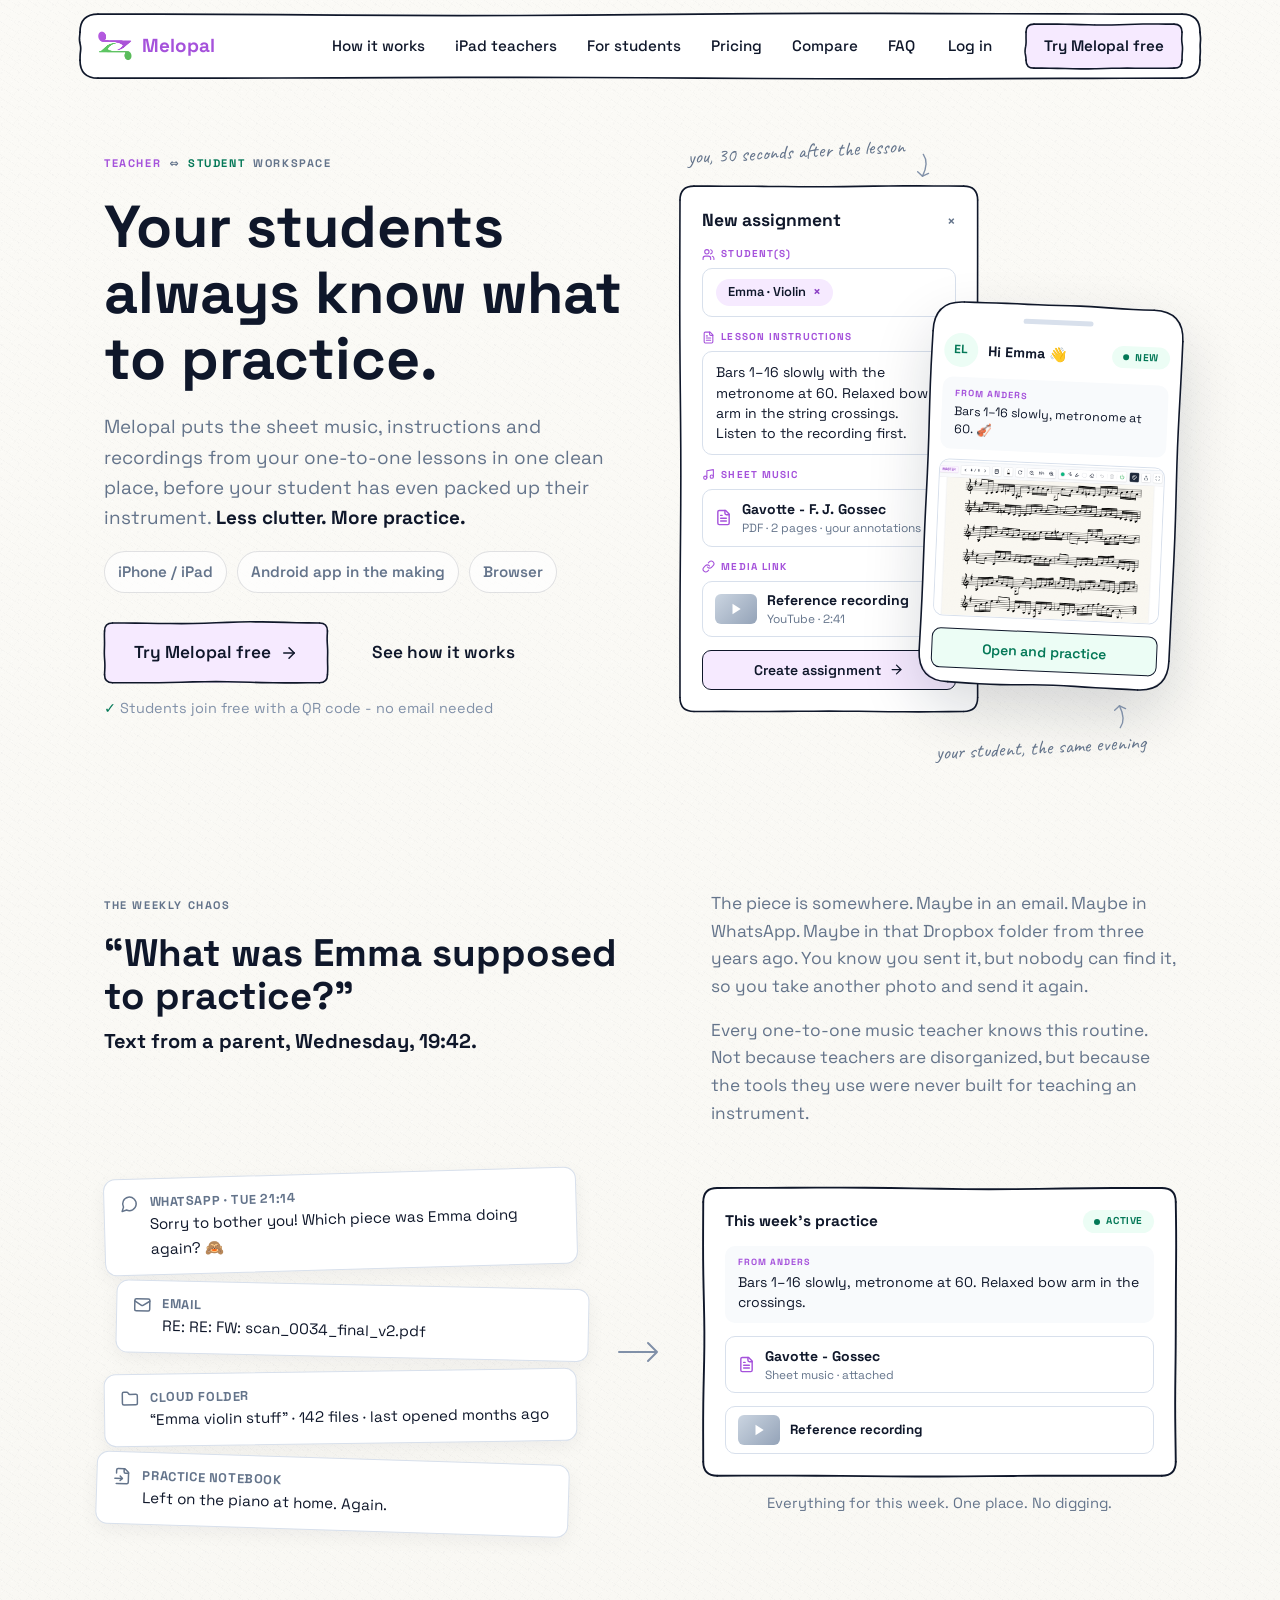
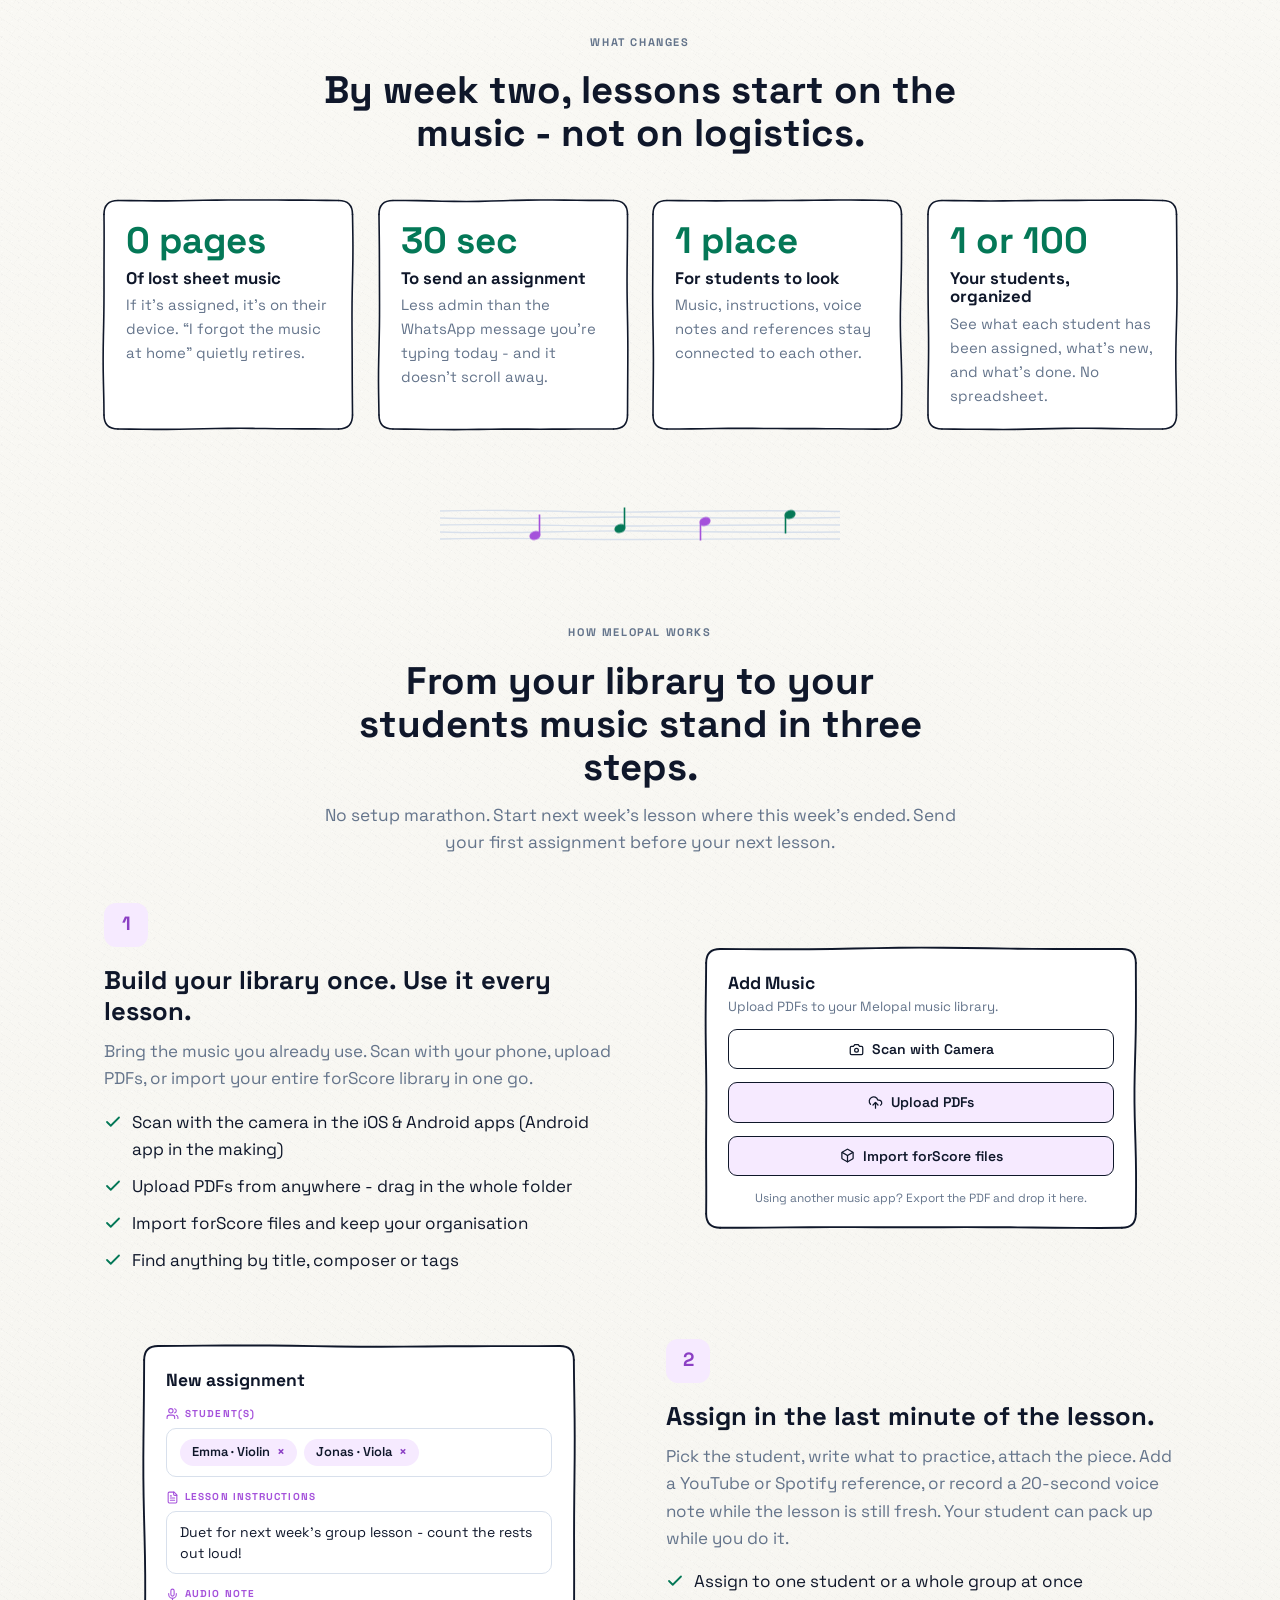
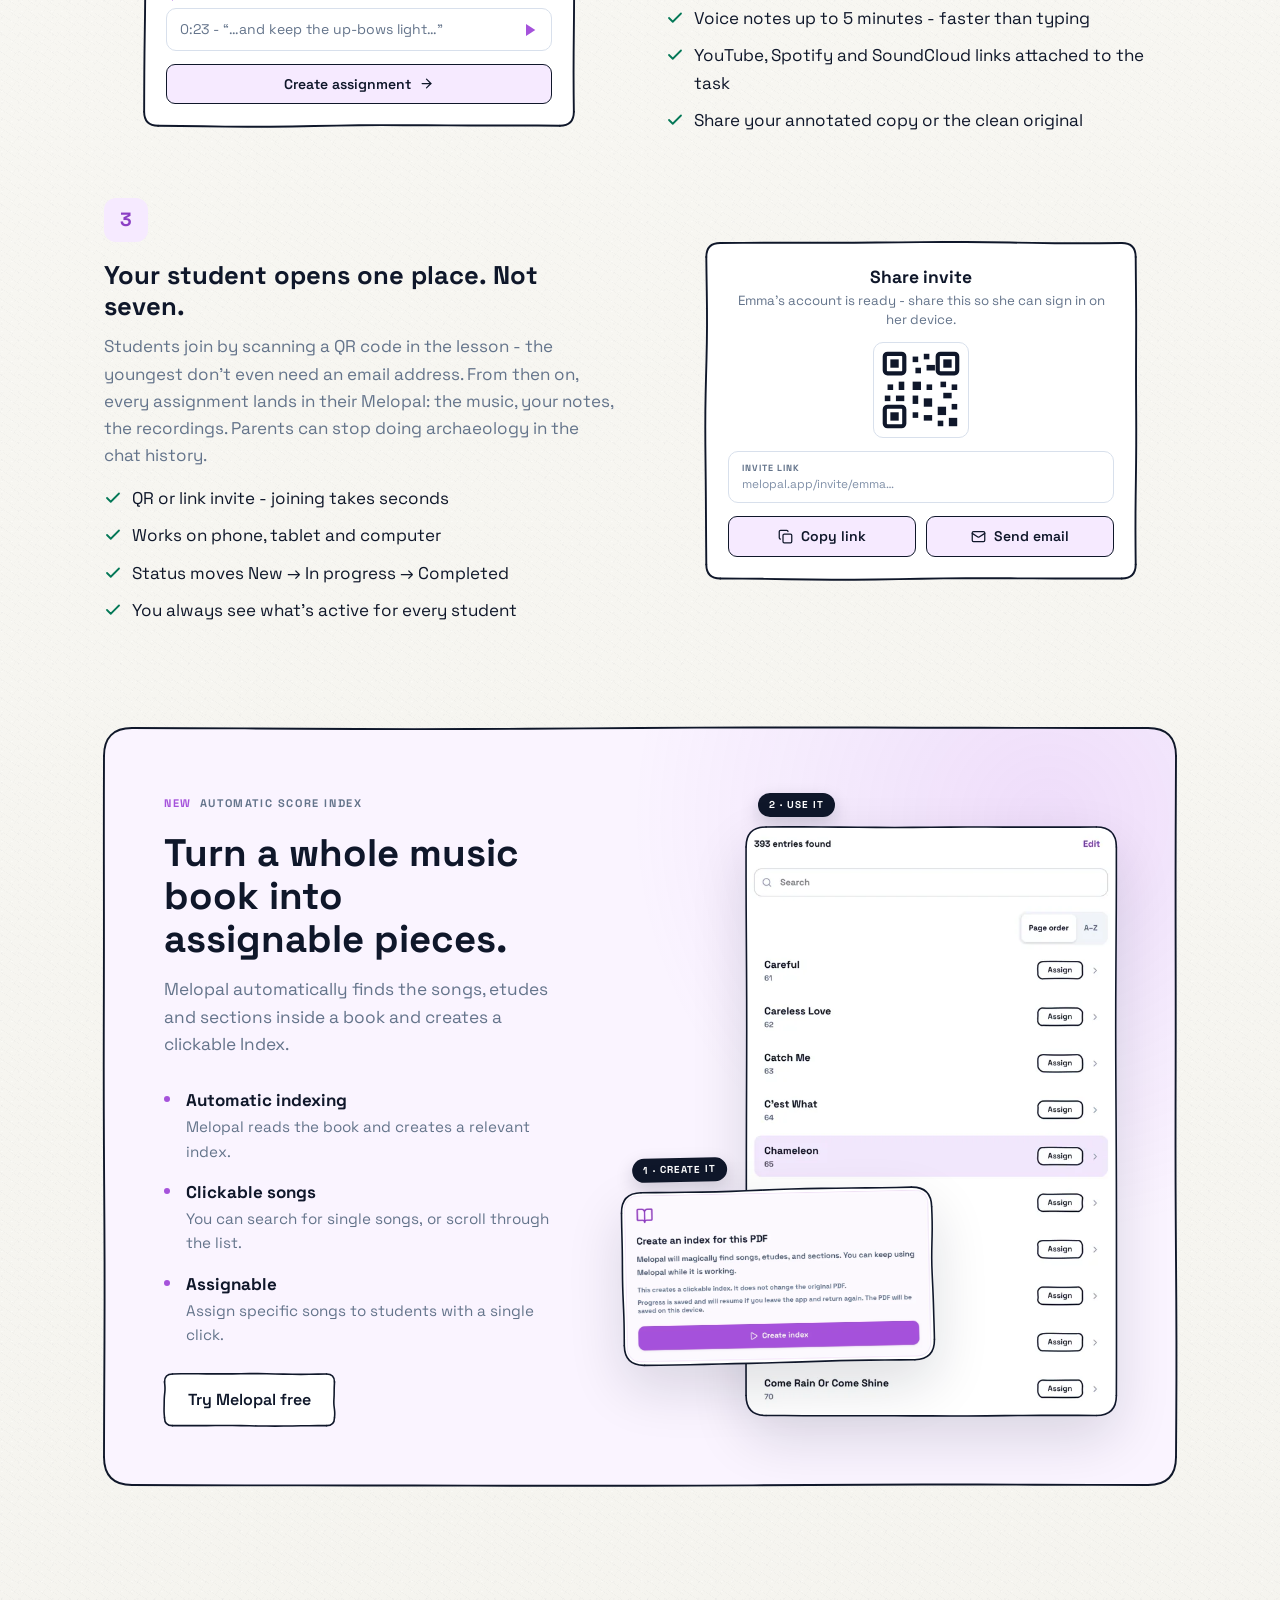
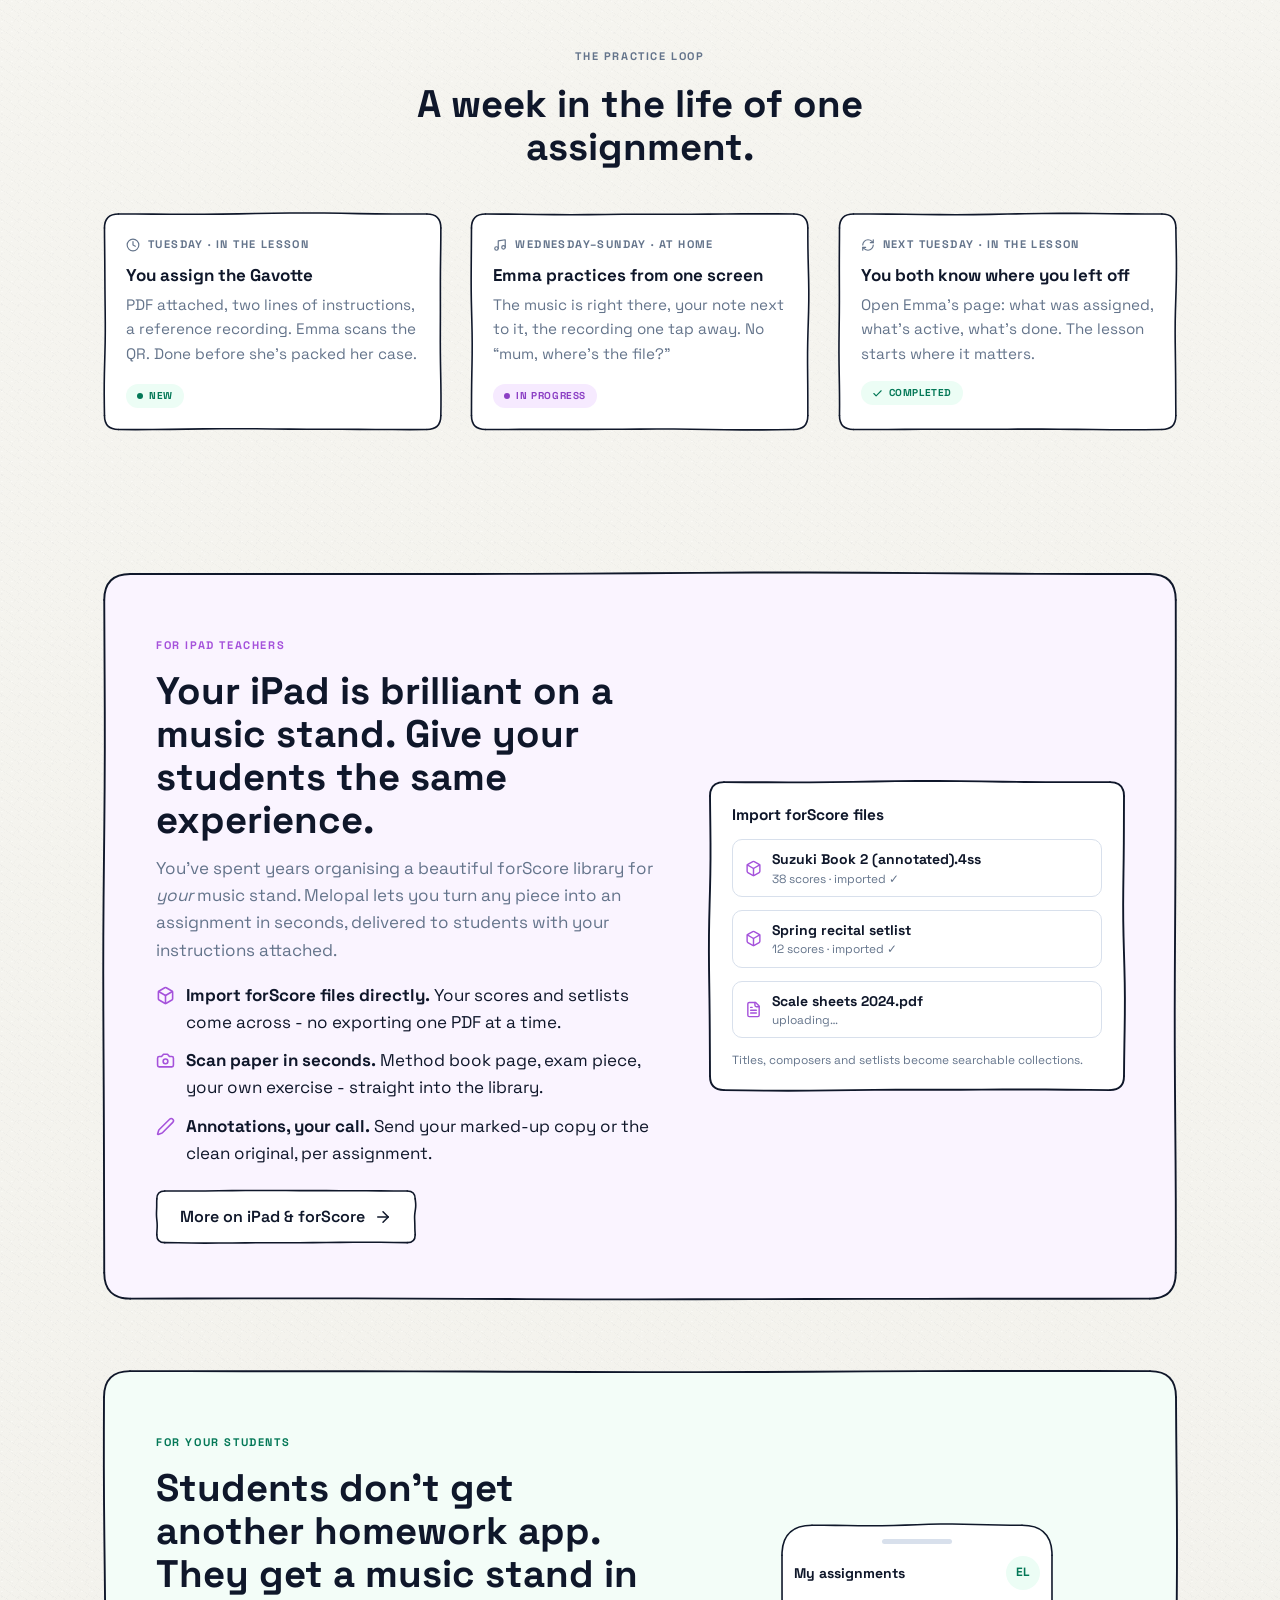
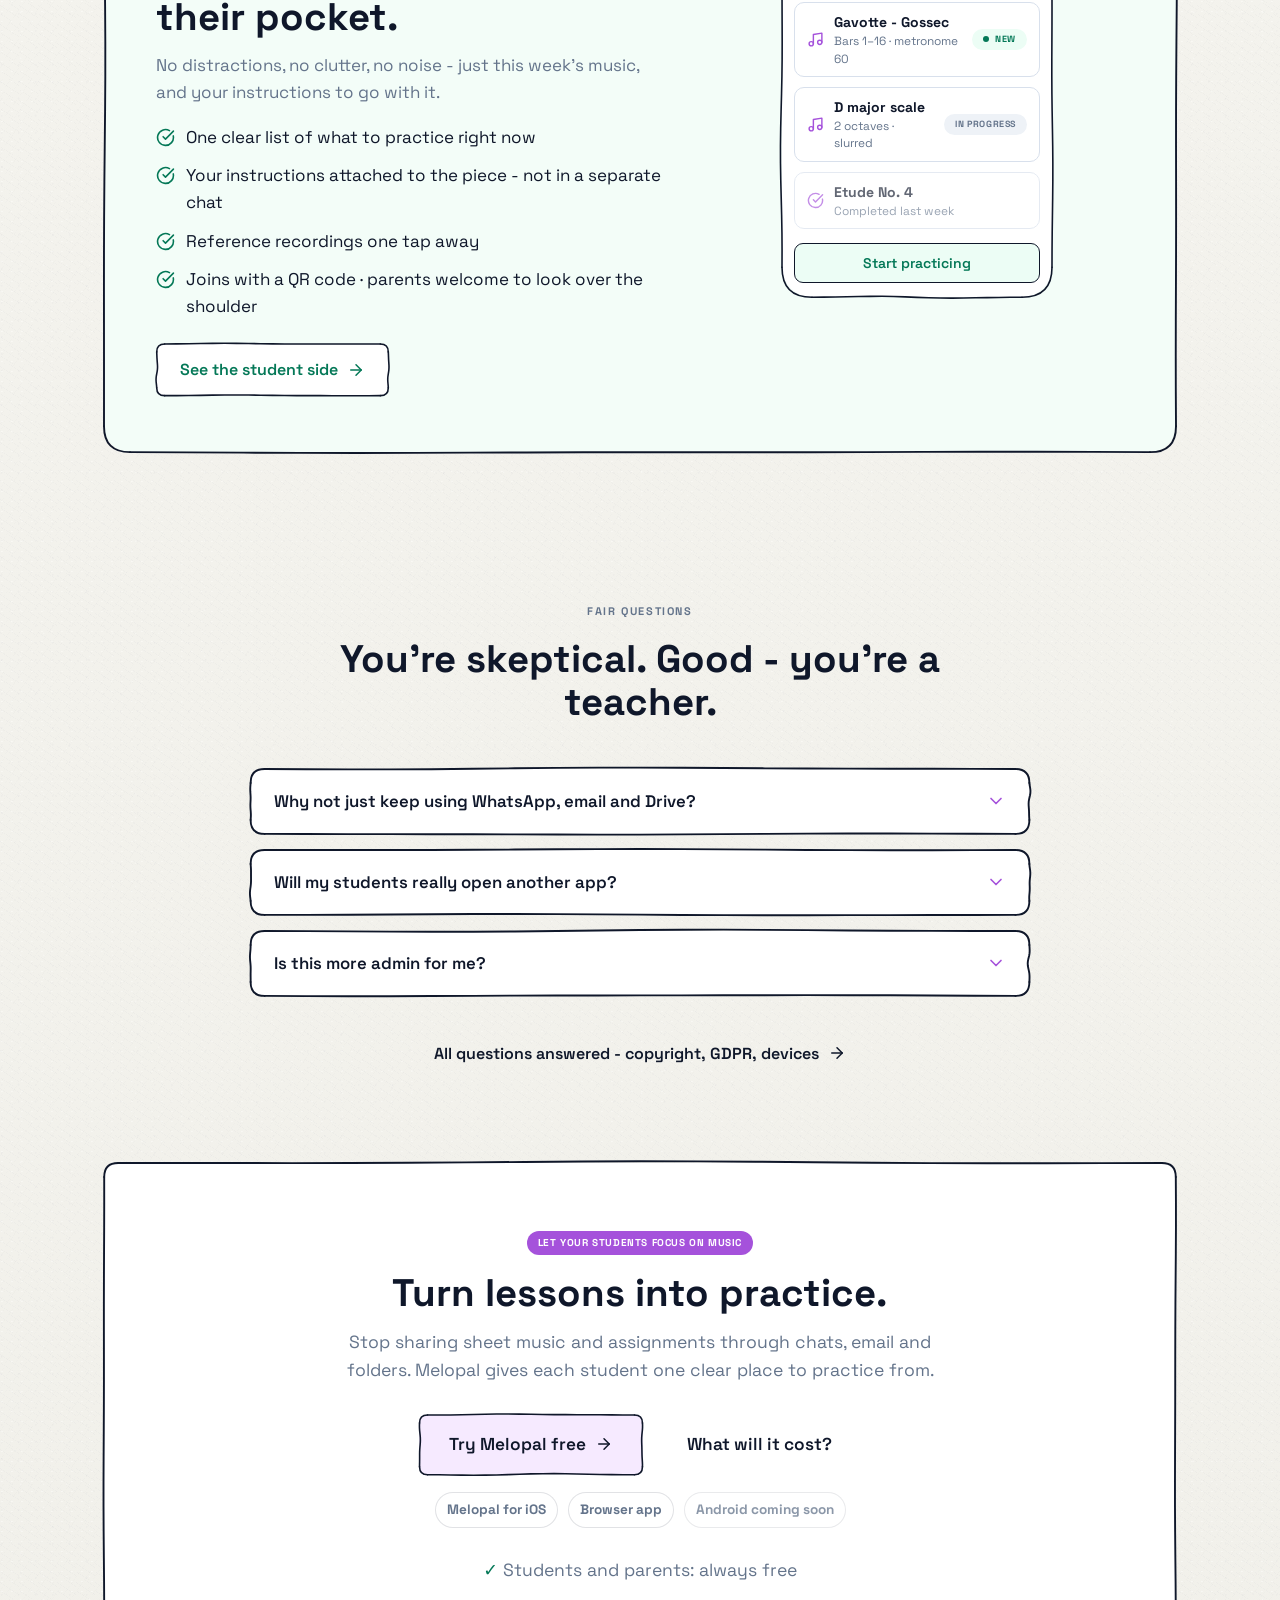
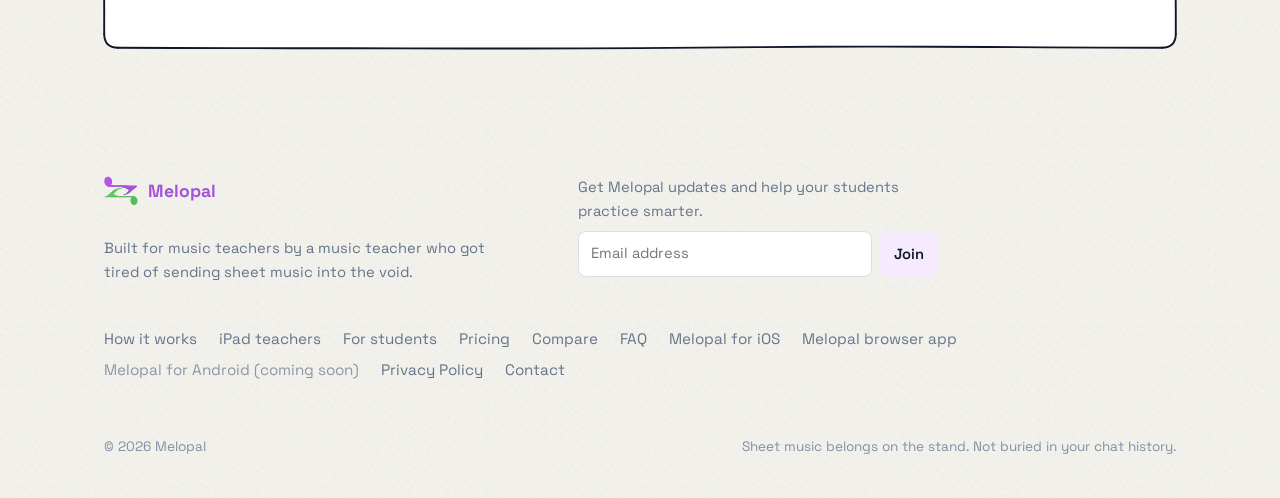
<file: index.html>
<!DOCTYPE html>
<html lang="en">
<head>
<meta charset="UTF-8">
<meta name="viewport" content="width=device-width, initial-scale=1.0">
<title>Melopal - Turn music lessons into practice</title>
<meta name="description" content="Melopal gives music teachers one clean place to send sheet music, practice instructions and recordings - so students always know what to practice.">
<link rel="canonical" href="https://melopal.com/">
<meta property="og:title" content="Melopal - Turn music lessons into practice">
<meta property="og:description" content="Sheet music, instructions and practice tasks for your one-to-one lessons, all in one place. Less clutter. More practice.">
<meta property="og:url" content="https://melopal.com/">
<meta property="og:image" content="https://melopal.com/assets/og-melopal.png">
<meta property="og:image:width" content="1200">
<meta property="og:image:height" content="630">
<meta property="og:type" content="website">
<meta name="twitter:card" content="summary_large_image">
<meta name="twitter:title" content="Melopal - Turn music lessons into practice">
<meta name="twitter:description" content="Sheet music, instructions and practice tasks for your one-to-one lessons, all in one place. Less clutter. More practice.">
<meta name="twitter:image" content="https://melopal.com/assets/og-melopal.png">
<link rel="icon" type="image/png" href="assets/logo.png">
<link rel="apple-touch-icon" href="/assets/logo.png">
<link rel="manifest" href="/site.webmanifest">
<link rel="preconnect" href="https://fonts.googleapis.com">
<link rel="preconnect" href="https://fonts.gstatic.com" crossorigin>
<link href="https://fonts.googleapis.com/css2?family=Space+Grotesk:wght@400;500;600;700&family=Caveat:wght@500;600&display=swap" rel="stylesheet">
<link rel="stylesheet" href="assets/style.css">
<script type="application/ld+json">
{
  "@context": "https://schema.org",
  "@graph": [
    {
      "@type": "Organization",
      "@id": "https://melopal.com/#organization",
      "name": "Melopal",
      "url": "https://melopal.com/",
      "logo": "https://melopal.com/assets/logo.png",
      "sameAs": []
    },
    {
      "@type": "WebSite",
      "@id": "https://melopal.com/#website",
      "url": "https://melopal.com/",
      "name": "Melopal",
      "publisher": { "@id": "https://melopal.com/#organization" }
    },
    {
      "@type": "SoftwareApplication",
      "@id": "https://melopal.com/#software",
      "name": "Melopal",
      "applicationCategory": "EducationalApplication",
      "operatingSystem": "Web, iOS",
      "url": "https://melopal.com/",
      "description": "Melopal gives music teachers one clean place to send sheet music, practice instructions and recordings to students.",
      "offers": {
        "@type": "Offer",
        "price": "0",
        "priceCurrency": "USD"
      },
      "publisher": { "@id": "https://melopal.com/#organization" }
    }
  ]
}
</script>
</head>
<body>

<!-- ======== icon symbols ======== -->
<svg width="0" height="0" style="position:absolute" aria-hidden="true">
  <defs>
    <symbol id="i-music" viewBox="0 0 24 24" fill="none" stroke="currentColor" stroke-width="2" stroke-linecap="round" stroke-linejoin="round"><path d="M9 18V5l12-2v13"/><circle cx="6" cy="18" r="3"/><circle cx="18" cy="16" r="3"/></symbol>
    <symbol id="i-file" viewBox="0 0 24 24" fill="none" stroke="currentColor" stroke-width="2" stroke-linecap="round" stroke-linejoin="round"><path d="M15 2H6a2 2 0 0 0-2 2v16a2 2 0 0 0 2 2h12a2 2 0 0 0 2-2V7Z"/><path d="M14 2v4a2 2 0 0 0 2 2h4"/><path d="M10 9H8"/><path d="M16 13H8"/><path d="M16 17H8"/></symbol>
    <symbol id="i-users" viewBox="0 0 24 24" fill="none" stroke="currentColor" stroke-width="2" stroke-linecap="round" stroke-linejoin="round"><path d="M16 21v-2a4 4 0 0 0-4-4H6a4 4 0 0 0-4 4v2"/><circle cx="9" cy="7" r="4"/><path d="M22 21v-2a4 4 0 0 0-3-3.87"/><path d="M16 3.13a4 4 0 0 1 0 7.75"/></symbol>
    <symbol id="i-mic" viewBox="0 0 24 24" fill="none" stroke="currentColor" stroke-width="2" stroke-linecap="round" stroke-linejoin="round"><path d="M12 2a3 3 0 0 0-3 3v7a3 3 0 0 0 6 0V5a3 3 0 0 0-3-3Z"/><path d="M19 10v2a7 7 0 0 1-14 0v-2"/><line x1="12" x2="12" y1="19" y2="22"/></symbol>
    <symbol id="i-link" viewBox="0 0 24 24" fill="none" stroke="currentColor" stroke-width="2" stroke-linecap="round" stroke-linejoin="round"><path d="M10 13a5 5 0 0 0 7.54.54l3-3a5 5 0 0 0-7.07-7.07l-1.72 1.71"/><path d="M14 11a5 5 0 0 0-7.54-.54l-3 3a5 5 0 0 0 7.07 7.07l1.71-1.71"/></symbol>
    <symbol id="i-camera" viewBox="0 0 24 24" fill="none" stroke="currentColor" stroke-width="2" stroke-linecap="round" stroke-linejoin="round"><path d="M14.5 4h-5L7 7H4a2 2 0 0 0-2 2v9a2 2 0 0 0 2 2h16a2 2 0 0 0 2-2V9a2 2 0 0 0-2-2h-3l-2.5-3z"/><circle cx="12" cy="13" r="3"/></symbol>
    <symbol id="i-upload" viewBox="0 0 24 24" fill="none" stroke="currentColor" stroke-width="2" stroke-linecap="round" stroke-linejoin="round"><path d="M4 14.899A7 7 0 1 1 15.71 8h1.79a4.5 4.5 0 0 1 2.5 8.242"/><path d="M12 12v9"/><path d="m16 16-4-4-4 4"/></symbol>
    <symbol id="i-package" viewBox="0 0 24 24" fill="none" stroke="currentColor" stroke-width="2" stroke-linecap="round" stroke-linejoin="round"><path d="M21 8a2 2 0 0 0-1-1.73l-7-4a2 2 0 0 0-2 0l-7 4A2 2 0 0 0 3 8v8a2 2 0 0 0 1 1.73l7 4a2 2 0 0 0 2 0l7-4A2 2 0 0 0 21 16Z"/><path d="m3.3 7 8.7 5 8.7-5"/><path d="M12 22V12"/></symbol>
    <symbol id="i-check" viewBox="0 0 24 24" fill="none" stroke="currentColor" stroke-width="2.4" stroke-linecap="round" stroke-linejoin="round"><path d="M20 6 9 17l-5-5"/></symbol>
    <symbol id="i-check-circle" viewBox="0 0 24 24" fill="none" stroke="currentColor" stroke-width="2" stroke-linecap="round" stroke-linejoin="round"><path d="M21.801 10A10 10 0 1 1 17 3.335"/><path d="m9 11 3 3L22 4"/></symbol>
    <symbol id="i-refresh" viewBox="0 0 24 24" fill="none" stroke="currentColor" stroke-width="2" stroke-linecap="round" stroke-linejoin="round"><path d="M3 12a9 9 0 0 1 9-9 9.75 9.75 0 0 1 6.74 2.74L21 8"/><path d="M21 3v5h-5"/><path d="M21 12a9 9 0 0 1-9 9 9.75 9.75 0 0 1-6.74-2.74L3 16"/><path d="M8 16H3v5"/></symbol>
    <symbol id="i-arrow-right" viewBox="0 0 24 24" fill="none" stroke="currentColor" stroke-width="2" stroke-linecap="round" stroke-linejoin="round"><path d="M5 12h14"/><path d="m12 5 7 7-7 7"/></symbol>
    <symbol id="i-chevron-down" viewBox="0 0 24 24" fill="none" stroke="currentColor" stroke-width="2" stroke-linecap="round" stroke-linejoin="round"><path d="m6 9 6 6 6-6"/></symbol>
    <symbol id="i-play" viewBox="0 0 24 24" fill="currentColor" stroke="none"><polygon points="6 3 20 12 6 21 6 3"/></symbol>
    <symbol id="i-mail" viewBox="0 0 24 24" fill="none" stroke="currentColor" stroke-width="2" stroke-linecap="round" stroke-linejoin="round"><rect width="20" height="16" x="2" y="4" rx="2"/><path d="m22 7-8.97 5.7a1.94 1.94 0 0 1-2.06 0L2 7"/></symbol>
    <symbol id="i-message" viewBox="0 0 24 24" fill="none" stroke="currentColor" stroke-width="2" stroke-linecap="round" stroke-linejoin="round"><path d="M7.9 20A9 9 0 1 0 4 16.1L2 22Z"/></symbol>
    <symbol id="i-folder" viewBox="0 0 24 24" fill="none" stroke="currentColor" stroke-width="2" stroke-linecap="round" stroke-linejoin="round"><path d="M20 20a2 2 0 0 0 2-2V8a2 2 0 0 0-2-2h-7.9a2 2 0 0 1-1.69-.9L9.6 3.9A2 2 0 0 0 7.93 3H4a2 2 0 0 0-2 2v13a2 2 0 0 0 2 2Z"/></symbol>
    <symbol id="i-copy" viewBox="0 0 24 24" fill="none" stroke="currentColor" stroke-width="2" stroke-linecap="round" stroke-linejoin="round"><rect width="14" height="14" x="8" y="8" rx="2" ry="2"/><path d="M4 16c-1.1 0-2-.9-2-2V4c0-1.1.9-2 2-2h10c1.1 0 2 .9 2 2"/></symbol>
    <symbol id="i-search" viewBox="0 0 24 24" fill="none" stroke="currentColor" stroke-width="2" stroke-linecap="round" stroke-linejoin="round"><circle cx="11" cy="11" r="8"/><path d="m21 21-4.3-4.3"/></symbol>
    <symbol id="i-pencil" viewBox="0 0 24 24" fill="none" stroke="currentColor" stroke-width="2" stroke-linecap="round" stroke-linejoin="round"><path d="M21.174 6.812a1 1 0 0 0-3.986-3.987L3.842 16.174a2 2 0 0 0-.5.83l-1.321 4.352a.5.5 0 0 0 .623.622l4.353-1.32a2 2 0 0 0 .83-.497z"/></symbol>
    <symbol id="i-shield" viewBox="0 0 24 24" fill="none" stroke="currentColor" stroke-width="2" stroke-linecap="round" stroke-linejoin="round"><path d="M20 13c0 5-3.5 7.5-7.66 8.95a1 1 0 0 1-.67-.01C7.5 20.5 4 18 4 13V6a1 1 0 0 1 1-1c2 0 4.5-1.2 6.24-2.72a1.17 1.17 0 0 1 1.52 0C14.51 3.81 17 5 19 5a1 1 0 0 1 1 1z"/></symbol>
    <symbol id="i-tablet" viewBox="0 0 24 24" fill="none" stroke="currentColor" stroke-width="2" stroke-linecap="round" stroke-linejoin="round"><rect width="16" height="20" x="4" y="2" rx="2"/><line x1="12" x2="12.01" y1="18" y2="18"/></symbol>
    <symbol id="i-clock" viewBox="0 0 24 24" fill="none" stroke="currentColor" stroke-width="2" stroke-linecap="round" stroke-linejoin="round"><circle cx="12" cy="12" r="10"/><polyline points="12 6 12 12 16 14"/></symbol>
    <symbol id="i-paper" viewBox="0 0 24 24" fill="none" stroke="currentColor" stroke-width="2" stroke-linecap="round" stroke-linejoin="round"><path d="M4 22h14a2 2 0 0 0 2-2V7l-5-5H6a2 2 0 0 0-2 2v4"/><path d="M14 2v4a2 2 0 0 0 2 2h4"/><path d="M2 15h10"/><path d="m9 18 3-3-3-3"/></symbol>
    <symbol id="i-qr" viewBox="0 0 24 24" fill="none" stroke="currentColor" stroke-width="2" stroke-linecap="round" stroke-linejoin="round"><rect width="5" height="5" x="3" y="3" rx="1"/><rect width="5" height="5" x="16" y="3" rx="1"/><rect width="5" height="5" x="3" y="16" rx="1"/><path d="M21 16h-3a2 2 0 0 0-2 2v3"/><path d="M21 21v.01"/><path d="M12 7v3a2 2 0 0 1-2 2H7"/><path d="M3 12h.01"/><path d="M12 3h.01"/><path d="M12 16v.01"/><path d="M16 12h1"/><path d="M21 12v.01"/><path d="M12 21v-1"/></symbol>
  </defs>
</svg>

<!-- ======== nav ======== -->
<div class="nav-outer">
  <nav class="nav sk sk-pluck" data-jitter="1.4" data-stroke="1.7" aria-label="Main">
    <a class="brand" href="/">
      <img class="logo-mark" src="assets/logo.png" alt="Melopal logo">
      Melopal
    </a>
    <div class="links">
      <a href="/#how">How it works</a>
      <a href="/ipad">iPad teachers</a>
      <a href="/students">For students</a>
      <a href="/pricing">Pricing</a>
      <a href="/compare/">Compare</a>
      <a href="/faq">FAQ</a>
      <a class="btn btn-ghost" style="padding:9px 16px" href="https://app.melopal.com" target="_blank" rel="noopener">Log in</a>
    </div>
    <a class="btn btn-lilac cta sk sk-pluck" data-jitter="1" data-stroke="1.6" href="https://app.melopal.com" target="_blank" rel="noopener">Try Melopal free</a>
    <button class="nav-burger" aria-label="Menu"><svg viewBox="0 0 24 24" fill="none" stroke="currentColor" stroke-width="2" stroke-linecap="round"><path d="M4 6h16M4 12h16M4 18h16"/></svg></button>
  </nav>
</div>

<!-- ======== hero ======== -->
<header class="hero">
  <div class="wrap hero-grid">
    <div>
      <span class="microlabel"><span class="lilac">Teacher</span> ⇔ <span class="green">Student</span> workspace</span>
      <h1>Your students always know what to&nbsp;practice.</h1>
      <p class="lede">Melopal puts the sheet music, instructions and recordings from your one-to-one lessons in one clean place, before your student has even packed up their instrument. <strong>Less clutter. More practice.</strong></p>
      <div class="device-strip" aria-label="Supported devices">
        <a href="https://apps.apple.com/us/app/melopal-teach/id6781260872" target="_blank" rel="noopener">iPhone / iPad</a>
        <span>Android app in the making</span>
        <a href="https://app.melopal.com/" target="_blank" rel="noopener">Browser</a>
      </div>
      <div class="hero-ctas">
        <a class="btn btn-lilac btn-lg sk sk-pluck" data-jitter="1.2" href="https://app.melopal.com" target="_blank" rel="noopener">Try Melopal free <svg><use href="#i-arrow-right"/></svg></a>
        <a class="btn btn-ghost btn-lg" href="#how">See how it works</a>
      </div>
      <p class="hero-note"><span class="check">✓</span> Students join free with a QR code - no email needed</p>
    </div>

    <div class="hero-stage">
      <div class="anno-1">
        <span class="scribble">you, 30 seconds after the lesson</span>
        <svg class="anno-arrow" viewBox="0 0 26 36" fill="none" stroke="currentColor" stroke-width="1.7" stroke-linecap="round" stroke-linejoin="round" aria-hidden="true"><path d="M14 3c5 7 4 17-1 27"/><path d="M13 30l-6-5.5"/><path d="M13 30l7.5-3.5"/></svg>
      </div>

      <!-- teacher: new assignment card (mirrors the real app modal) -->
      <div class="teacher-card sk mock mock-card" data-double>
        <div class="stack">
          <div class="m-row" style="justify-content:space-between">
            <span class="m-title">New assignment</span>
            <span class="muted" style="font-weight:600">×</span>
          </div>
          <div>
            <div class="m-label"><svg><use href="#i-users"/></svg> Student(s)</div>
            <div class="m-field m-row"><span class="m-chip">Emma · Violin <span class="x">×</span></span></div>
          </div>
          <div>
            <div class="m-label"><svg><use href="#i-file"/></svg> Lesson instructions</div>
            <div class="m-field">Bars 1–16 slowly with the metronome at 60. Relaxed bow arm in the string crossings. Listen to the recording first.</div>
          </div>
          <div>
            <div class="m-label"><svg><use href="#i-music"/></svg> Sheet music</div>
            <div class="m-file"><svg><use href="#i-file"/></svg><div><strong>Gavotte - F.&thinsp;J. Gossec</strong><div class="meta">PDF · 2 pages · your annotations</div></div></div>
          </div>
          <div>
            <div class="m-label"><svg><use href="#i-link"/></svg> Media link</div>
            <div class="m-media"><span class="thumb"><svg><use href="#i-play"/></svg></span><div><strong>Reference recording</strong><div class="meta" style="font-size:.85em;color:var(--slate)">YouTube · 2:41</div></div></div>
          </div>
          <div class="m-btn lilac wide">Create assignment <svg><use href="#i-arrow-right"/></svg></div>
        </div>
      </div>

      <!-- student phone -->
      <div class="phone sk mock" data-jitter="1.6">
        <div class="phone-bar"></div>
        <div class="m-row" style="justify-content:space-between;margin-bottom:10px">
          <div class="m-row"><span class="m-avatar">EL</span><strong>Hi Emma 👋</strong></div>
          <span class="pill pill-green"><span class="dot"></span>New</span>
        </div>
        <div class="m-note" style="margin-bottom:10px;font-size:.88em">
          <div class="who">From Anders</div>
          Bars 1–16 slowly, metronome at 60. 🎻
        </div>
        <div class="m-sheet" style="margin-bottom:12px"><img src="assets/sheet-music.png" alt="Assigned sheet music in the Melopal viewer" width="730" height="505"></div>
        <div class="m-btn green wide">Open and practice</div>
      </div>

      <div class="anno-2">
        <span class="scribble">your student, the same evening</span>
        <svg class="anno-arrow" viewBox="0 0 26 36" fill="none" stroke="currentColor" stroke-width="1.7" stroke-linecap="round" stroke-linejoin="round" aria-hidden="true"><path d="M14 3c5 7 4 17-1 27"/><path d="M13 30l-6-5.5"/><path d="M13 30l7.5-3.5"/></svg>
      </div>
    </div>
  </div>
</header>

<!-- ======== the problem ======== -->
<section>
  <div class="wrap">
    <div class="sec-head chaos-intro reveal">
      <div class="chaos-intro-title">
        <span class="microlabel">The weekly chaos</span>
        <h2>“What was Emma supposed to practice?”</h2>
        <h3>Text from a parent, Wednesday, 19:42. </h3>
      </div>
      <div class="chaos-intro-copy">
        <p>The piece is somewhere. Maybe in an email. Maybe in WhatsApp. Maybe in that Dropbox folder from three years ago. You know you sent it, but nobody can find it, so you take another photo and send it again.</p>
        <p class="mt-16">Every one-to-one music teacher knows this routine. Not because teachers are disorganized, but because the tools they use were never built for teaching an instrument.</p>
      </div>
    </div>

    <div class="chaos-grid">
      <div class="chaos-pile reveal">
        <div class="chaos-item"><svg><use href="#i-message"/></svg><div><div class="from">WhatsApp · Tue 21:14</div>Sorry to bother you! Which piece was Emma doing again? 🙈</div></div>
        <div class="chaos-item"><svg><use href="#i-mail"/></svg><div><div class="from">Email</div>RE: RE: FW: scan_0034_final_v2.pdf</div></div>
        <div class="chaos-item"><svg><use href="#i-folder"/></svg><div><div class="from">Cloud folder</div>“Emma violin stuff” · 142 files · last opened months ago</div></div>
        <div class="chaos-item"><svg><use href="#i-paper"/></svg><div><div class="from">Practice notebook</div>Left on the piano at home. Again.</div></div>
      </div>

      <svg class="chaos-arrow reveal" viewBox="0 0 54 54" fill="none" stroke="currentColor" stroke-width="2" stroke-linecap="round" stroke-linejoin="round"><path d="M6 27h38m0 0-9-9m9 9-9 9"/></svg>

      <div class="reveal">
        <div class="sk mock mock-card" data-double>
          <div class="stack">
            <div class="m-row" style="justify-content:space-between">
              <strong style="font-size:1.1em">This week’s practice</strong>
              <span class="pill pill-green"><span class="dot"></span>Active</span>
            </div>
            <div class="m-note">
              <div class="who">From Anders</div>
              Bars 1–16 slowly, metronome at 60. Relaxed bow arm in the crossings.
            </div>
            <div class="m-file"><svg><use href="#i-file"/></svg><div><strong>Gavotte - Gossec</strong><div class="meta">Sheet music · attached</div></div></div>
            <div class="m-media"><span class="thumb"><svg><use href="#i-play"/></svg></span><div style="font-size:.95em"><strong>Reference recording</strong></div></div>
          </div>
        </div>
        <p class="muted small center mt-16">Everything for this week. One place. No digging.</p>
      </div>
    </div>
  </div>
</section>

<!-- ======== outcomes ======== -->
<section style="padding-top:24px">
  <div class="wrap">
    <div class="sec-head center reveal">
      <span class="microlabel">What changes</span>
      <h2>By week two, lessons start on the music - not on logistics.</h2>
    </div>
    <div class="outcomes">
      <div class="outcome sk reveal"><div class="big">0 pages</div><h4>Of lost sheet music</h4><p>If it’s assigned, it’s on their device. “I forgot the music at home” quietly retires.</p></div>
      <div class="outcome sk reveal"><div class="big">30 sec</div><h4>To send an assignment</h4><p>Less admin than the WhatsApp message you’re typing today - and it doesn’t scroll away.</p></div>
      <div class="outcome sk reveal"><div class="big">1 place</div><h4>For students to look</h4><p>Music, instructions, voice notes and references stay connected to each other.</p></div>
      <div class="outcome sk reveal"><div class="big">1 or 100</div><h4>Your students, organized</h4><p>See what each student has been assigned, what’s new, and what’s done. No spreadsheet.</p></div>
    </div>
  </div>
</section>

<svg class="staff-divider" viewBox="0 0 420 44" fill="none" stroke="currentColor" stroke-width="1.4" aria-hidden="true">
  <path d="M10 10c70-2.5 140 2 200 1s130-2 200-.5"/>
  <path d="M10 17c70 2 140-1.5 200-1s130 2 200 .5"/>
  <path d="M10 24c70-1.5 140 1.5 200 1s130-1.5 200-1"/>
  <path d="M10 31c70 2.5 140-2 200-1s130 1.5 200 1"/>
  <path d="M10 38c70-2 140 1 200 .5s130-1 200-.5"/>
  <g class="sd-note" data-x="105" data-y="34.5" style="transform:translate(105px,34.5px)" stroke="var(--lilac)" fill="var(--lilac)"><ellipse rx="5" ry="3.6" transform="rotate(-18)"/><path class="stem stem-up on" d="M4.5 -1.5V-21" stroke-width="1.6" fill="none"/><path class="stem stem-down" d="M-4.5 1.5V19" stroke-width="1.6" fill="none"/></g>
  <g class="sd-note" data-x="190" data-y="27.5" style="transform:translate(190px,27.5px)" stroke="var(--green)" fill="var(--green)"><ellipse rx="5" ry="3.6" transform="rotate(-18)"/><path class="stem stem-up on" d="M4.5 -1.5V-21" stroke-width="1.6" fill="none"/><path class="stem stem-down" d="M-4.5 1.5V19" stroke-width="1.6" fill="none"/></g>
  <g class="sd-note" data-x="275" data-y="20.5" style="transform:translate(275px,20.5px)" stroke="var(--lilac)" fill="var(--lilac)"><ellipse rx="5" ry="3.6" transform="rotate(-18)"/><path class="stem stem-up" d="M4.5 -1.5V-21" stroke-width="1.6" fill="none"/><path class="stem stem-down on" d="M-4.5 1.5V19" stroke-width="1.6" fill="none"/></g>
  <g class="sd-note" data-x="360" data-y="13.5" style="transform:translate(360px,13.5px)" stroke="var(--green)" fill="var(--green)"><ellipse rx="5" ry="3.6" transform="rotate(-18)"/><path class="stem stem-up" d="M4.5 -1.5V-21" stroke-width="1.6" fill="none"/><path class="stem stem-down on" d="M-4.5 1.5V19" stroke-width="1.6" fill="none"/></g>
</svg>

<!-- ======== how it works ======== -->
<section id="how">
  <div class="wrap">
    <div class="sec-head center reveal">
      <span class="microlabel">How Melopal works</span>
      <h2>From your library to your students music stand in three steps.</h2>
      <p>No setup marathon. Start next week's lesson where this week's ended. Send your first assignment before your next lesson.</p>
    </div>

    <div class="steps">
      <!-- step 1 -->
      <div class="step reveal">
        <div class="step-copy">
          <span class="step-num">1</span>
          <h3>Build your library once. Use it every lesson.</h3>
          <p>Bring the music you already use. Scan with your phone, upload PDFs, or import your entire forScore library in one go.</p>
          <ul>
            <li><svg><use href="#i-check"/></svg>Scan with the camera in the iOS &amp; Android apps (Android app in the making)</li>
            <li><svg><use href="#i-check"/></svg>Upload PDFs from anywhere - drag in the whole folder</li>
            <li><svg><use href="#i-check"/></svg>Import forScore files and keep your organisation</li>
            <li><svg><use href="#i-check"/></svg>Find anything by title, composer or tags</li>
          </ul>
        </div>
        <div class="step-visual">
          <div class="sk mock mock-card" data-double>
            <div class="stack">
              <div><span class="m-title">Add Music</span><div class="muted" style="font-size:.95em">Upload PDFs to your Melopal music library.</div></div>
              <div class="m-btn wide"><svg><use href="#i-camera"/></svg> Scan with Camera</div>
              <div class="m-btn lilac wide"><svg><use href="#i-upload"/></svg> Upload PDFs</div>
              <div class="m-btn lilac wide"><svg><use href="#i-package"/></svg> Import forScore files</div>
              <p class="muted center" style="font-size:.85em">Using another music app? Export the PDF and drop it here.</p>
            </div>
          </div>
        </div>
      </div>

      <!-- step 2 -->
      <div class="step reveal">
        <div class="step-copy">
          <span class="step-num">2</span>
          <h3>Assign in the last minute of the lesson.</h3>
          <p>Pick the student, write what to practice, attach the piece. Add a YouTube or Spotify reference, or record a 20-second voice note while the lesson is still fresh. Your student can pack up while you do it.</p>
          <ul>
            <li><svg><use href="#i-check"/></svg>Assign to one student or a whole group at once</li>
            <li><svg><use href="#i-check"/></svg>Voice notes up to 5 minutes - faster than typing</li>
            <li><svg><use href="#i-check"/></svg>YouTube, Spotify and SoundCloud links attached to the task</li>
            <li><svg><use href="#i-check"/></svg>Share your annotated copy or the clean original</li>
          </ul>
        </div>
        <div class="step-visual">
          <div class="sk mock mock-card" data-double>
            <div class="stack">
              <span class="m-title">New assignment</span>
              <div>
                <div class="m-label"><svg><use href="#i-users"/></svg> Student(s)</div>
                <div class="m-field m-row" style="flex-wrap:wrap;gap:7px"><span class="m-chip">Emma · Violin <span class="x">×</span></span><span class="m-chip">Jonas · Viola <span class="x">×</span></span></div>
              </div>
              <div>
                <div class="m-label"><svg><use href="#i-file"/></svg> Lesson instructions</div>
                <div class="m-field">Duet for next week’s group lesson - count the rests out loud!</div>
              </div>
              <div>
                <div class="m-label"><svg><use href="#i-mic"/></svg> Audio note</div>
                <div class="m-field m-row" style="justify-content:space-between"><span class="muted">0:23 - “…and keep the up-bows light…”</span><svg style="width:16px;height:16px;color:var(--lilac)"><use href="#i-play"/></svg></div>
              </div>
              <div class="m-btn lilac wide">Create assignment <svg><use href="#i-arrow-right"/></svg></div>
            </div>
          </div>
        </div>
      </div>

      <!-- step 3 -->
      <div class="step reveal">
        <div class="step-copy">
          <span class="step-num">3</span>
          <h3>Your student opens one place. Not seven.</h3>
          <p>Students join by scanning a QR code in the lesson - the youngest don’t even need an email address. From then on, every assignment lands in their Melopal: the music, your notes, the recordings. Parents can stop doing archaeology in the chat history.</p>
          <ul>
            <li><svg><use href="#i-check"/></svg>QR or link invite - joining takes seconds</li>
            <li><svg><use href="#i-check"/></svg>Works on phone, tablet and computer</li>
            <li><svg><use href="#i-check"/></svg>Status moves New → In progress → Completed</li>
            <li><svg><use href="#i-check"/></svg>You always see what’s active for every student</li>
          </ul>
        </div>
        <div class="step-visual">
          <div class="sk mock mock-card" data-double>
            <div class="stack center">
              <div><span class="m-title">Share invite</span><div class="muted" style="font-size:.95em">Emma’s account is ready - share this so she can sign in on her device.</div></div>
              <div class="m-qr">
                <svg viewBox="0 0 56 56" fill="var(--ink)"><rect x="2" y="2" width="14" height="14" rx="2" fill="none" stroke="var(--ink)" stroke-width="3"/><rect x="6" y="6" width="6" height="6"/><rect x="40" y="2" width="14" height="14" rx="2" fill="none" stroke="var(--ink)" stroke-width="3"/><rect x="44" y="6" width="6" height="6"/><rect x="2" y="40" width="14" height="14" rx="2" fill="none" stroke="var(--ink)" stroke-width="3"/><rect x="6" y="44" width="6" height="6"/><rect x="22" y="4" width="4" height="4"/><rect x="30" y="2" width="4" height="4"/><rect x="24" y="12" width="4" height="4"/><rect x="32" y="10" width="6" height="4"/><rect x="22" y="22" width="6" height="6"/><rect x="32" y="24" width="4" height="4"/><rect x="42" y="22" width="4" height="4"/><rect x="50" y="24" width="4" height="4"/><rect x="44" y="30" width="6" height="4"/><rect x="4" y="24" width="4" height="4"/><rect x="12" y="22" width="4" height="6"/><rect x="2" y="32" width="4" height="4"/><rect x="10" y="32" width="6" height="4"/><rect x="22" y="32" width="4" height="6"/><rect x="30" y="34" width="6" height="6"/><rect x="40" y="40" width="6" height="6"/><rect x="50" y="38" width="4" height="4"/><rect x="22" y="44" width="4" height="4"/><rect x="30" y="46" width="6" height="4"/><rect x="48" y="48" width="6" height="6"/><rect x="40" y="50" width="4" height="4"/></svg>
              </div>
              <div class="m-field placeholder" style="font-size:.85em;text-align:left"><span style="display:block;font-size:9px;font-weight:700;letter-spacing:1px;color:var(--slate)">INVITE LINK</span>melopal.app/invite/emma…</div>
              <div class="m-row" style="gap:10px">
                <div class="m-btn lilac" style="flex:1"><svg><use href="#i-copy"/></svg> Copy link</div>
                <div class="m-btn lilac" style="flex:1"><svg><use href="#i-mail"/></svg> Send email</div>
              </div>
            </div>
          </div>
        </div>
      </div>
    </div>
  </div>
</section>

<!-- ======== automatic score index ======== -->
<section id="automatic-index" class="index-spotlight">
  <div class="wrap">
    <div class="index-feature sk reveal" data-double>
      <div class="index-feature-grid">
        <div class="index-feature-copy">
          <span class="microlabel index-feature-label"><span class="lilac">New</span> Automatic Score Index</span>
          <h2>Turn a whole music book into assignable pieces.</h2>
          <p class="index-feature-lede">Melopal automatically finds the songs, etudes and sections inside a book and creates a clickable Index.</p>

          <div class="index-benefits" aria-label="Automatic Score Index benefits">
            <div class="index-benefit">
              <div><strong>Automatic indexing</strong><span>Melopal reads the book and creates a relevant index.</span></div>
            </div>
            <div class="index-benefit">
              <div><strong>Clickable songs</strong><span>You can search for single songs, or scroll through the list.</span></div>
            </div>
            <div class="index-benefit">
              <div><strong>Assignable</strong><span>Assign specific songs to students with a single click.</span></div>
            </div>
          </div>

          <div class="index-feature-actions">
            <a class="btn btn-lilac sk sk-pluck" data-jitter="1" data-stroke="1.6" href="https://app.melopal.com" target="_blank" rel="noopener">Try Melopal free</a>
          </div>
        </div>

        <figure class="index-feature-media" aria-label="Creating and using Melopal's Automatic Score Index">
          <div class="index-shot index-shot-create">
            <span class="index-shot-label">1 · Create it</span>
            <div class="index-shot-frame sk" data-jitter="1" data-stroke="1.6">
              <div class="index-shot-crop">
                <img src="assets/index/automatic-index-create.webp?v=3" width="900" height="499" loading="lazy" alt="Melopal's Create Index panel, explaining that it finds songs, etudes and sections automatically">
              </div>
            </div>
          </div>
          <div class="index-shot index-shot-result">
            <span class="index-shot-label">2 · Use it</span>
            <div class="index-shot-frame sk" data-jitter="1" data-stroke="1.6">
              <div class="index-shot-crop">
                <img src="assets/index/automatic-index-result.webp?v=5" width="581" height="923" loading="lazy" alt="A Melopal Index with 393 searchable entries, sorting controls and an Assign button beside every song">
              </div>
            </div>
          </div>
        </figure>
      </div>
    </div>
  </div>
</section>

<!-- ======== the practice loop ======== -->
<section>
  <div class="wrap">
    <div class="sec-head center reveal">
      <span class="microlabel">The practice loop</span>
      <h2>A week in the life of one assignment.</h2>
    </div>
    <div class="loop-grid">
      <div class="loop-card sk reveal">
        <div class="when"><svg style="width:14px;height:14px"><use href="#i-clock"/></svg> Tuesday · in the lesson</div>
        <h4>You assign the Gavotte</h4>
        <p>PDF attached, two lines of instructions, a reference recording. Emma scans the QR. Done before she’s packed her case.</p>
        <span class="pill pill-green"><span class="dot"></span>New</span>
      </div>
      <div class="loop-card sk reveal">
        <div class="when"><svg style="width:14px;height:14px"><use href="#i-music"/></svg> Wednesday–Sunday · at home</div>
        <h4>Emma practices from one screen</h4>
        <p>The music is right there, your note next to it, the recording one tap away. No “mum, where’s the file?”</p>
        <span class="pill pill-lilac-soft"><span class="dot"></span>In progress</span>
      </div>
      <div class="loop-card sk reveal">
        <div class="when"><svg style="width:14px;height:14px"><use href="#i-refresh"/></svg> Next Tuesday · in the lesson</div>
        <h4>You both know where you left off</h4>
        <p>Open Emma’s page: what was assigned, what’s active, what’s done. The lesson starts where it matters.</p>
        <span class="pill pill-green"><svg style="width:11px;height:11px"><use href="#i-check"/></svg>Completed</span>
      </div>
    </div>
  </div>
</section>

<!-- ======== iPad / forScore band ======== -->
<section>
  <div class="wrap">
    <div class="band lilac-band sk reveal" data-double>
      <div class="band-grid">
        <div>
          <span class="microlabel"><span class="lilac">For iPad teachers</span></span>
          <h2>Your iPad is brilliant on a music stand. Give your students the same experience.</h2>
          <p>You’ve spent years organising a beautiful forScore library for <em>your</em> music stand. Melopal lets you turn any piece into an assignment in seconds, delivered to students with your instructions attached.</p>
          <ul>
            <li><svg><use href="#i-package"/></svg><span><strong>Import forScore files directly.</strong> Your scores and setlists come across - no exporting one PDF at a time.</span></li>
            <li><svg><use href="#i-camera"/></svg><span><strong>Scan paper in seconds.</strong> Method book page, exam piece, your own exercise - straight into the library.</span></li>
            <li><svg><use href="#i-pencil"/></svg><span><strong>Annotations, your call.</strong> Send your marked-up copy or the clean original, per assignment.</span></li>
          </ul>
          <a class="btn btn-lilac sk sk-pluck" data-jitter="1" href="/ipad">More on iPad &amp; forScore <svg><use href="#i-arrow-right"/></svg></a>
        </div>
        <div>
          <div class="sk mock mock-card">
            <div class="stack">
              <span class="m-title" style="font-size:1.1em">Import forScore files</span>
              <div class="m-file"><svg><use href="#i-package"/></svg><div><strong>Suzuki Book 2 (annotated).4ss</strong><div class="meta">38 scores · imported ✓</div></div></div>
              <div class="m-file"><svg><use href="#i-package"/></svg><div><strong>Spring recital setlist</strong><div class="meta">12 scores · imported ✓</div></div></div>
              <div class="m-file"><svg><use href="#i-file"/></svg><div><strong>Scale sheets 2024.pdf</strong><div class="meta">uploading…</div></div></div>
              <p class="muted" style="font-size:.85em">Titles, composers and setlists become searchable collections.</p>
            </div>
          </div>
        </div>
      </div>
    </div>
  </div>
</section>

<!-- ======== students band ======== -->
<section style="padding-top:0">
  <div class="wrap">
    <div class="band green-band sk reveal" data-double>
      <div class="band-grid">
        <div>
          <span class="microlabel"><span class="green">For your students</span></span>
          <h2>Students don’t get another homework app. They get a music stand in their pocket.</h2>
          <p>No distractions, no clutter, no noise - just this week’s music, and your instructions to go with it.</p>
          <ul>
            <li><svg><use href="#i-check-circle"/></svg><span>One clear list of what to practice right now</span></li>
            <li><svg><use href="#i-check-circle"/></svg><span>Your instructions attached to the piece - not in a separate chat</span></li>
            <li><svg><use href="#i-check-circle"/></svg><span>Reference recordings one tap away</span></li>
            <li><svg><use href="#i-check-circle"/></svg><span>Joins with a QR code · parents welcome to look over the shoulder</span></li>
          </ul>
          <a class="btn btn-green sk sk-pluck" data-jitter="1" href="/students">See the student side <svg><use href="#i-arrow-right"/></svg></a>
        </div>
        <div style="display:flex;justify-content:center">
          <div class="phone sk mock" data-jitter="1.6">
            <div class="phone-bar"></div>
            <div class="m-row" style="justify-content:space-between;margin-bottom:12px">
              <strong>My assignments</strong>
              <span class="m-avatar">EL</span>
            </div>
            <div class="m-file" style="margin-bottom:10px"><svg><use href="#i-music"/></svg><div style="flex:1"><strong>Gavotte - Gossec</strong><div class="meta">Bars 1–16 · metronome 60</div></div><span class="pill pill-green" style="font-size:9px"><span class="dot"></span>New</span></div>
            <div class="m-file" style="margin-bottom:10px"><svg><use href="#i-music"/></svg><div style="flex:1"><strong>D major scale</strong><div class="meta">2 octaves · slurred</div></div><span class="pill pill-slate" style="font-size:9px">In progress</span></div>
            <div class="m-file" style="margin-bottom:14px;opacity:.65"><svg><use href="#i-check-circle"/></svg><div style="flex:1"><strong>Etude No. 4</strong><div class="meta">Completed last week</div></div></div>
            <div class="m-btn green wide">Start practicing</div>
          </div>
        </div>
      </div>
    </div>
  </div>
</section>

<!-- ======== FAQ teaser ======== -->
<section>
  <div class="wrap">
    <div class="sec-head center reveal">
      <span class="microlabel">Fair questions</span>
      <h2>You’re skeptical. Good - you’re a teacher.</h2>
    </div>
    <div class="faq-list">
      <details class="faq-item sk reveal">
        <summary>Why not just keep using WhatsApp, email and Drive?<svg class="chev"><use href="#i-chevron-down"/></svg></summary>
        <div class="faq-body"><p>Because it's cluttered and messy. A chat scrolls away, a folder grows crowded, and nothing connects them. Melopal keeps the piece, the instructions and the references together for each student. That is the missing connection.</p></div>
      </details>
      <details class="faq-item sk reveal">
        <summary>Will my students really open another app?<svg class="chev"><use href="#i-chevron-down"/></svg></summary>
        <div class="faq-body"><p>They open the app where their music lives - that’s a different thing than “another app.” Joining is a QR scan in your lesson, no email needed for young students, and afterwards it’s the only place they have to remember.</p></div>
      </details>
      <details class="faq-item sk reveal">
        <summary>Is this more admin for me?<svg class="chev"><use href="#i-chevron-down"/></svg></summary>
        <div class="faq-body"><p>An assignment takes about 30 seconds - pick student, two lines, attach. That usually replaces an email, a chat message, and the “what was it again?” follow-ups. You send it once. Your student always knows where to find it.</p></div>
      </details>
    </div>
    <p class="center mt-32 reveal"><a class="btn btn-ghost" href="/faq">All questions answered - copyright, GDPR, devices <svg><use href="#i-arrow-right"/></svg></a></p>
  </div>
</section>

<!-- ======== final CTA ======== -->
<section style="padding-top:12px">
  <div class="wrap">
    <div class="cta-band sk reveal" data-double>
      <span class="pill pill-lilac">let your students focus on music</span>
      <h2>Turn lessons into practice.</h2>
      <p>Stop sharing sheet music and assignments through chats, email and folders. Melopal gives each student one clear place to practice from.</p>
      <div class="hero-ctas">
        <a class="btn btn-lilac btn-lg sk sk-pluck" data-jitter="1.2" href="https://app.melopal.com" target="_blank" rel="noopener">Try Melopal free <svg><use href="#i-arrow-right"/></svg></a>
        <a class="btn btn-ghost btn-lg" href="/pricing">What will it cost?</a>
      </div>
      <div class="app-options" aria-label="Melopal app options">
        <a href="https://apps.apple.com/us/app/melopal-teach/id6781260872" target="_blank" rel="noopener">Melopal for iOS</a>
        <a href="https://app.melopal.com/" target="_blank" rel="noopener">Browser app</a>
        <span>Android coming soon</span>
      </div>
      <p class="hero-note cta-note"><span class="check">✓</span> Students and parents: always free</p>
    </div>
  </div>
</section>

<!-- ======== footer ======== -->
<footer>
  <div class="wrap foot">
    <div>
      <div class="brand"><img class="logo-mark" src="assets/logo.png" alt="Melopal logo"> Melopal</div>
      <p class="muted small mt-8" style="max-width:26em">Built for music teachers by a music teacher who got tired of sending sheet music into the void.</p>
      <form class="footer-signup" action="/api/subscribe" method="post" data-signup-form>
        <label for="footer-signup-email">Get Melopal updates and help your students practice smarter.</label>
        <div class="footer-signup-row">
          <input id="footer-signup-email" type="email" name="email" autocomplete="email" placeholder="Email address" required>
          <button class="btn btn-lilac" type="submit">Join</button>
        </div>
        <input class="hp-field" type="text" name="website" tabindex="-1" autocomplete="off" aria-hidden="true">
        <input type="hidden" name="consentText" value="Send me Melopal product updates and teaching workflow ideas.">
        <p class="footer-signup-status" data-signup-status aria-live="polite"></p>
      </form>
    </div>
    <nav aria-label="Footer">
      <a href="/#how">How it works</a>
      <a href="/ipad">iPad teachers</a>
      <a href="/students">For students</a>
      <a href="/pricing">Pricing</a>
      <a href="/compare/">Compare</a>
      <a href="/faq">FAQ</a>
      <a href="https://apps.apple.com/us/app/melopal-teach/id6781260872" target="_blank" rel="noopener">Melopal for iOS</a>
      <a href="https://app.melopal.com/" target="_blank" rel="noopener">Melopal browser app</a>
      <span class="footer-disabled">Melopal for Android (coming soon)</span>
      <a href="/privacy-policy/">Privacy Policy</a>
      <a href="/contact">Contact</a>
    </nav>
    <div class="legal">
      <span>© <span data-year>2026</span> Melopal</span>
      <span>Sheet music belongs on the stand. Not buried in your chat history.</span>
    </div>
  </div>
</footer>

<script src="assets/melopal.js"></script>
</body>
</html>
</file>
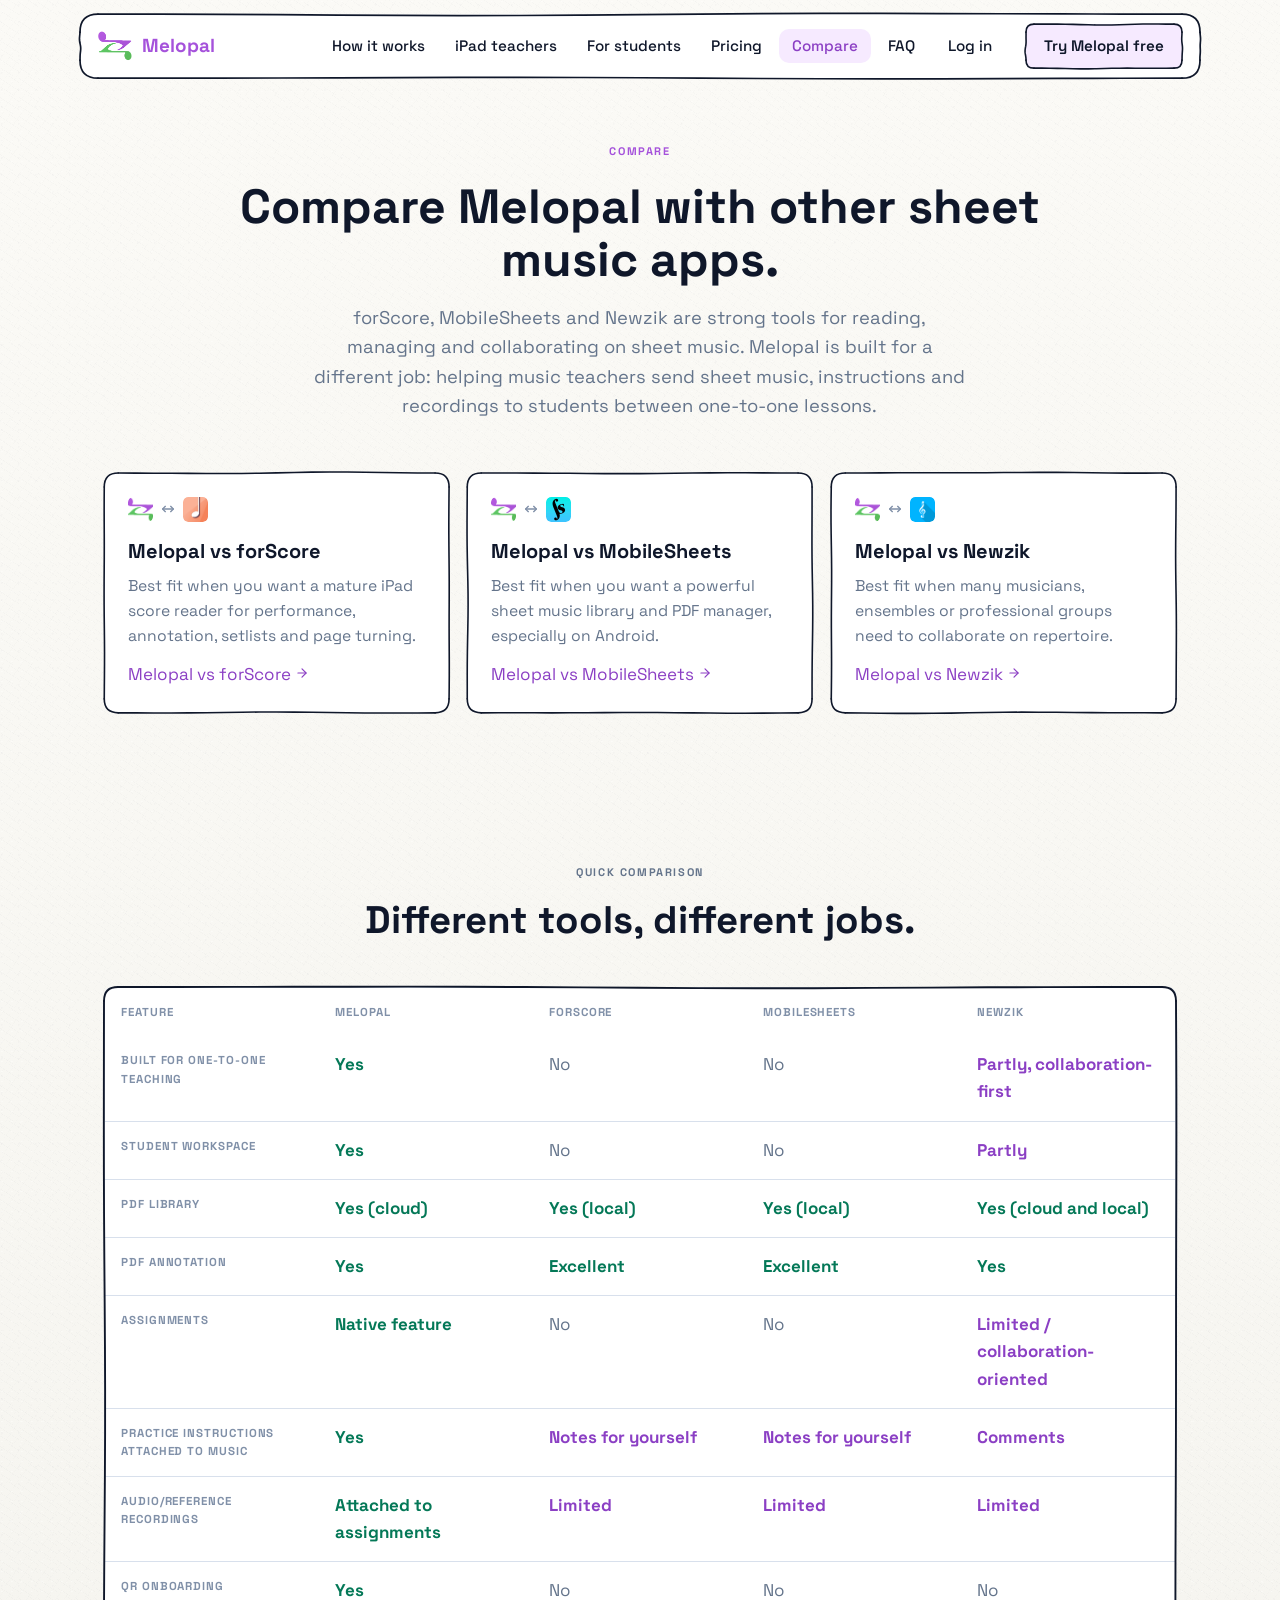
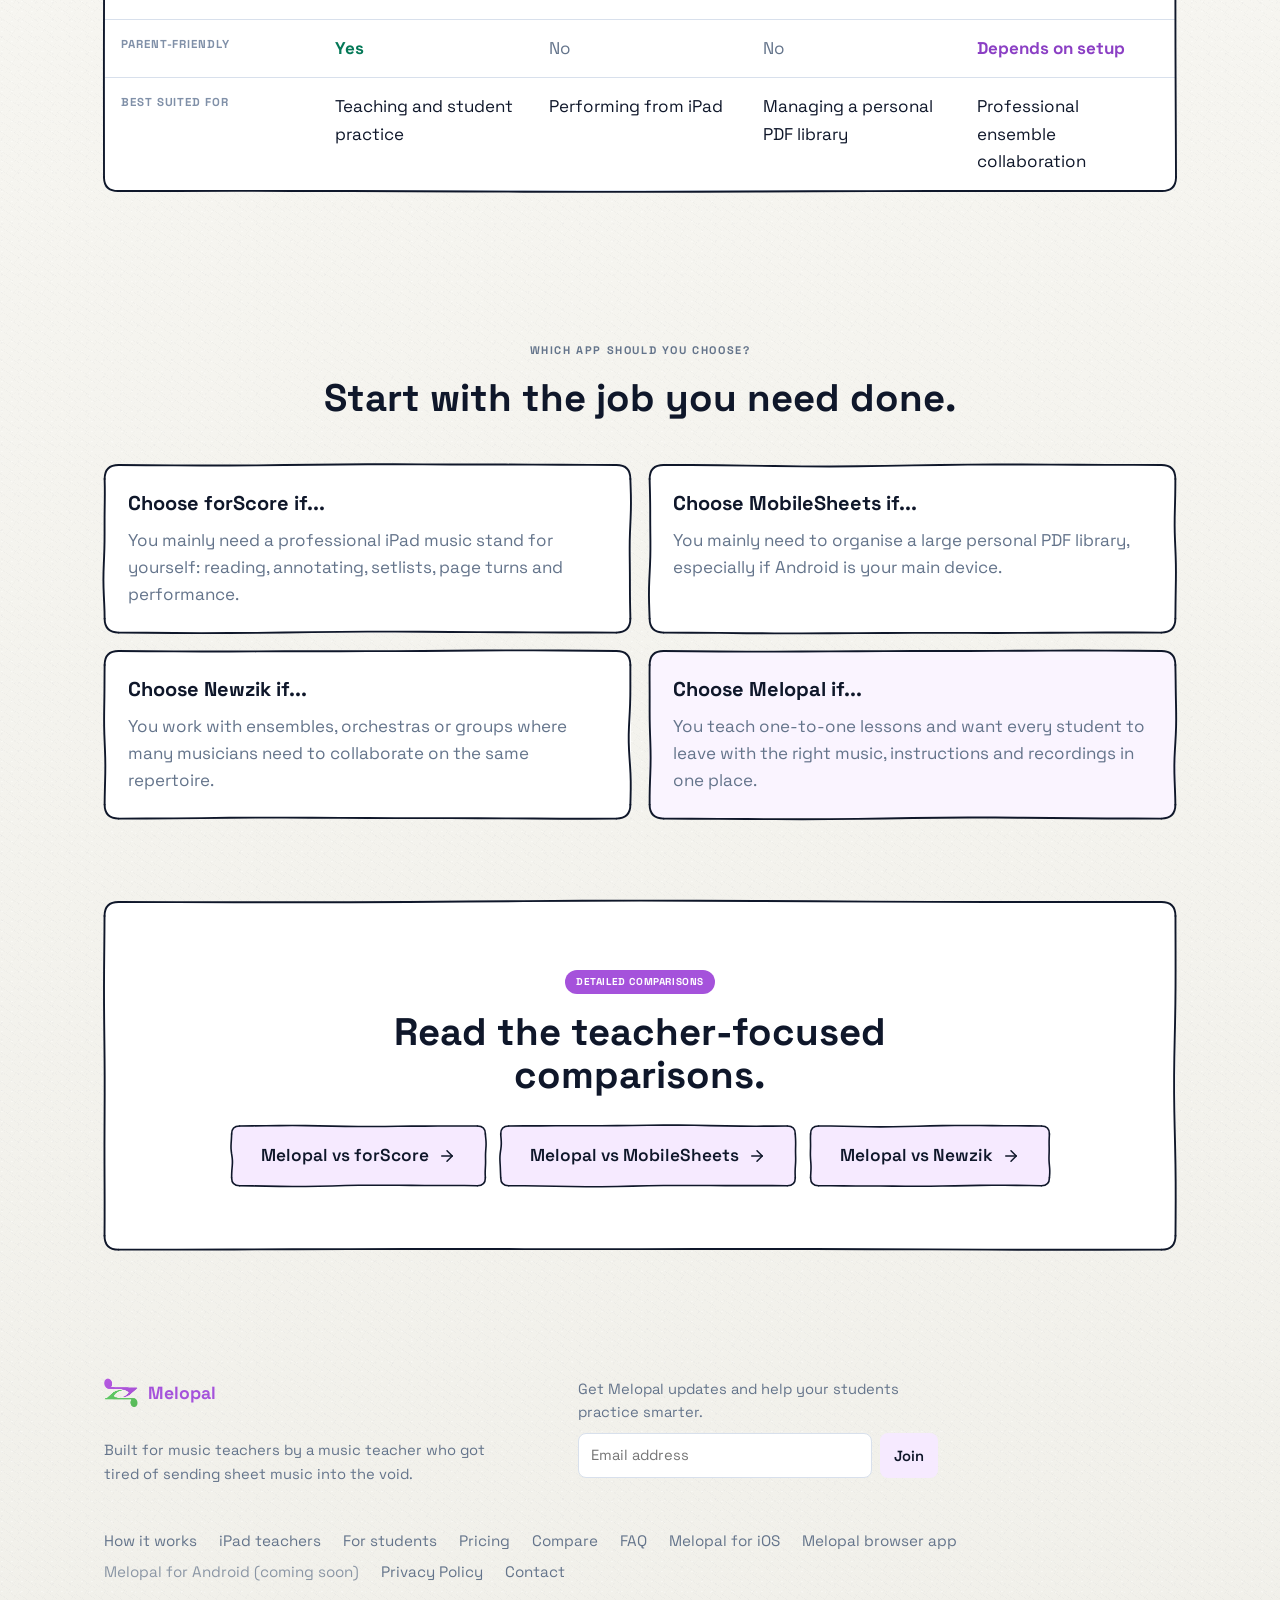
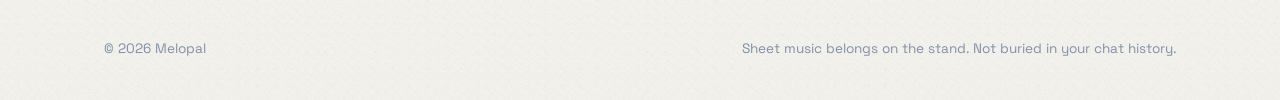
<file: compare/index.html>
<!DOCTYPE html>
<html lang="en">
<head>
<meta charset="UTF-8">
<meta name="viewport" content="width=device-width, initial-scale=1.0">
<title>Compare Melopal with forScore, MobileSheets and Newzik</title>
<meta name="description" content="Compare Melopal with forScore, MobileSheets and Newzik. See which sheet music and music teaching app fits your workflow.">
<link rel="canonical" href="https://melopal.com/compare/">
<meta property="og:title" content="Compare Melopal with other sheet music apps">
<meta property="og:description" content="A practical comparison for music teachers choosing between Melopal, forScore, MobileSheets and Newzik.">
<meta property="og:url" content="https://melopal.com/compare/">
<meta property="og:image" content="https://melopal.com/assets/og-melopal.png">
<meta property="og:image:width" content="1200">
<meta property="og:image:height" content="630">
<meta property="og:type" content="website">
<meta name="twitter:card" content="summary_large_image">
<meta name="twitter:title" content="Compare Melopal with other sheet music apps">
<meta name="twitter:description" content="A practical comparison for music teachers choosing between Melopal, forScore, MobileSheets and Newzik.">
<meta name="twitter:image" content="https://melopal.com/assets/og-melopal.png">
<link rel="icon" type="image/png" href="/assets/logo.png">
<link rel="apple-touch-icon" href="/assets/logo.png">
<link rel="manifest" href="/site.webmanifest">
<link rel="preconnect" href="https://fonts.googleapis.com">
<link rel="preconnect" href="https://fonts.gstatic.com" crossorigin>
<link href="https://fonts.googleapis.com/css2?family=Space+Grotesk:wght@400;500;600;700&family=Caveat:wght@500;600&display=swap" rel="stylesheet">
<link rel="stylesheet" href="/assets/style.css">
<script type="application/ld+json">
{
  "@context": "https://schema.org",
  "@type": "BreadcrumbList",
  "itemListElement": [
    { "@type": "ListItem", "position": 1, "name": "Home", "item": "https://melopal.com/" },
    { "@type": "ListItem", "position": 2, "name": "Compare", "item": "https://melopal.com/compare/" }
  ]
}
</script>
</head>
<body>

<svg width="0" height="0" style="position:absolute" aria-hidden="true">
  <defs>
    <symbol id="i-arrow-right" viewBox="0 0 24 24" fill="none" stroke="currentColor" stroke-width="2" stroke-linecap="round" stroke-linejoin="round"><path d="M5 12h14"/><path d="m12 5 7 7-7 7"/></symbol>
    <symbol id="i-arrow-left-right" viewBox="0 0 24 24" fill="none" stroke="currentColor" stroke-width="2" stroke-linecap="round" stroke-linejoin="round"><path d="M4 12h16"/><path d="m8 8-4 4 4 4"/><path d="m16 8 4 4-4 4"/></symbol>
  </defs>
</svg>

<div class="nav-outer">
  <nav class="nav sk sk-pluck" data-jitter="1.4" data-stroke="1.7" aria-label="Main">
    <a class="brand" href="/"><img class="logo-mark" src="/assets/logo.png" alt="Melopal logo"> Melopal</a>
    <div class="links">
      <a href="/#how">How it works</a>
      <a href="/ipad">iPad teachers</a>
      <a href="/students">For students</a>
      <a href="/pricing">Pricing</a>
      <a href="/compare/" class="active">Compare</a>
      <a href="/faq">FAQ</a>
      <a class="btn btn-ghost" style="padding:9px 16px" href="https://app.melopal.com" target="_blank" rel="noopener">Log in</a>
    </div>
    <a class="btn btn-lilac cta sk sk-pluck" data-jitter="1" data-stroke="1.6" href="https://app.melopal.com/?signup=teacher" target="_blank" rel="noopener">Try Melopal free</a>
    <button class="nav-burger" aria-label="Menu"><svg viewBox="0 0 24 24" fill="none" stroke="currentColor" stroke-width="2" stroke-linecap="round"><path d="M4 6h16M4 12h16M4 18h16"/></svg></button>
  </nav>
</div>

<header class="page-hero">
  <div class="wrap" style="text-align:center">
    <span class="microlabel"><span class="lilac">Compare</span></span>
    <h1 style="margin-left:auto;margin-right:auto">Compare Melopal with other sheet music apps.</h1>
    <p class="lede" style="margin:0 auto">forScore, MobileSheets and Newzik are strong tools for reading, managing and collaborating on sheet music. Melopal is built for a different job: helping music teachers send sheet music, instructions and recordings to students between one-to-one lessons.</p>
  </div>
</header>

<section style="padding-top:24px">
  <div class="wrap">
    <div class="compare-grid">
      <article class="compare-card sk reveal">
        <div class="compare-logo-pair" aria-label="Melopal compared with forScore">
          <span class="compare-app-logo"><img src="/assets/logo.png" alt="Melopal logo"></span>
          <span class="compare-swap"><svg><use href="#i-arrow-left-right"/></svg></span>
          <span class="compare-app-logo"><img src="/assets/forscore-logo.png" alt="forScore logo"></span>
        </div>
        <h2>Melopal vs forScore</h2>
        <p>Best fit when you want a mature iPad score reader for performance, annotation, setlists and page turning.</p>
        <a href="/compare/forscore/">Melopal vs forScore <svg style="width:14px;height:14px"><use href="#i-arrow-right"/></svg></a>
      </article>
      <article class="compare-card sk reveal">
        <div class="compare-logo-pair" aria-label="Melopal compared with MobileSheets">
          <span class="compare-app-logo"><img src="/assets/logo.png" alt="Melopal logo"></span>
          <span class="compare-swap"><svg><use href="#i-arrow-left-right"/></svg></span>
          <span class="compare-app-logo"><img src="/assets/mobilesheets-logo.png" alt="MobileSheets logo"></span>
        </div>
        <h2>Melopal vs MobileSheets</h2>
        <p>Best fit when you want a powerful sheet music library and PDF manager, especially on Android.</p>
        <a href="/compare/mobilesheets/">Melopal vs MobileSheets <svg style="width:14px;height:14px"><use href="#i-arrow-right"/></svg></a>
      </article>
      <article class="compare-card sk reveal">
        <div class="compare-logo-pair" aria-label="Melopal compared with Newzik">
          <span class="compare-app-logo"><img src="/assets/logo.png" alt="Melopal logo"></span>
          <span class="compare-swap"><svg><use href="#i-arrow-left-right"/></svg></span>
          <span class="compare-app-logo"><img src="/assets/newzik-logo.png" alt="Newzik logo"></span>
        </div>
        <h2>Melopal vs Newzik</h2>
        <p>Best fit when many musicians, ensembles or professional groups need to collaborate on repertoire.</p>
        <a href="/compare/newzik/">Melopal vs Newzik <svg style="width:14px;height:14px"><use href="#i-arrow-right"/></svg></a>
      </article>
    </div>
  </div>
</section>

<section>
  <div class="wrap">
    <div class="sec-head center reveal">
      <span class="microlabel">Quick comparison</span>
      <h2>Different tools, different jobs.</h2>
    </div>
    <div class="compare-table-wrap compare-hub-table-wrap sk reveal">
      <table class="compare-table compare-hub-table">
        <thead>
          <tr><th>Feature</th><th>Melopal</th><th>forScore</th><th>MobileSheets</th><th>Newzik</th></tr>
        </thead>
        <tbody>
          <tr><th>Built for one-to-one teaching</th><td class="yes" data-label="Melopal">Yes</td><td class="no" data-label="forScore">No</td><td class="no" data-label="MobileSheets">No</td><td class="partial" data-label="Newzik">Partly, collaboration-first</td></tr>
          <tr><th>Student workspace</th><td class="yes" data-label="Melopal">Yes</td><td class="no" data-label="forScore">No</td><td class="no" data-label="MobileSheets">No</td><td class="partial" data-label="Newzik">Partly</td></tr>
          <tr><th>PDF library</th><td class="yes" data-label="Melopal">Yes (cloud)</td><td class="yes" data-label="forScore">Yes (local)</td><td class="yes" data-label="MobileSheets">Yes (local)</td><td class="yes" data-label="Newzik">Yes (cloud and local)</td></tr>
          <tr><th>PDF annotation</th><td class="yes" data-label="Melopal">Yes</td><td class="yes" data-label="forScore">Excellent</td><td class="yes" data-label="MobileSheets">Excellent</td><td class="yes" data-label="Newzik">Yes</td></tr>
          <tr><th>Assignments</th><td class="yes" data-label="Melopal">Native feature</td><td class="no" data-label="forScore">No</td><td class="no" data-label="MobileSheets">No</td><td class="partial" data-label="Newzik">Limited / collaboration-oriented</td></tr>
          <tr><th>Practice instructions attached to music</th><td class="yes" data-label="Melopal">Yes</td><td class="partial" data-label="forScore">Notes for yourself</td><td class="partial" data-label="MobileSheets">Notes for yourself</td><td class="partial" data-label="Newzik">Comments</td></tr>
          <tr><th>Audio/reference recordings</th><td class="yes" data-label="Melopal">Attached to assignments</td><td class="partial" data-label="forScore">Limited</td><td class="partial" data-label="MobileSheets">Limited</td><td class="partial" data-label="Newzik">Limited</td></tr>
          <tr><th>QR onboarding</th><td class="yes" data-label="Melopal">Yes</td><td class="no" data-label="forScore">No</td><td class="no" data-label="MobileSheets">No</td><td class="no" data-label="Newzik">No</td></tr>
          <tr><th>Parent-friendly</th><td class="yes" data-label="Melopal">Yes</td><td class="no" data-label="forScore">No</td><td class="no" data-label="MobileSheets">No</td><td class="partial" data-label="Newzik">Depends on setup</td></tr>
          <tr><th>Best suited for</th><td data-label="Melopal">Teaching and student practice</td><td data-label="forScore">Performing from iPad</td><td data-label="MobileSheets">Managing a personal PDF library</td><td data-label="Newzik">Professional ensemble collaboration</td></tr>
        </tbody>
      </table>
    </div>
  </div>
</section>

<section>
  <div class="wrap">
    <div class="sec-head center reveal">
      <span class="microlabel">Which app should you choose?</span>
      <h2>Start with the job you need done.</h2>
    </div>
    <div class="decision-grid">
      <div class="decision-card sk reveal"><h3>Choose forScore if...</h3><p>You mainly need a professional iPad music stand for yourself: reading, annotating, setlists, page turns and performance.</p></div>
      <div class="decision-card sk reveal"><h3>Choose MobileSheets if...</h3><p>You mainly need to organise a large personal PDF library, especially if Android is your main device.</p></div>
      <div class="decision-card sk reveal"><h3>Choose Newzik if...</h3><p>You work with ensembles, orchestras or groups where many musicians need to collaborate on the same repertoire.</p></div>
      <div class="decision-card featured sk reveal"><h3>Choose Melopal if...</h3><p>You teach one-to-one lessons and want every student to leave with the right music, instructions and recordings in one place.</p></div>
    </div>
  </div>
</section>

<section style="padding-top:12px">
  <div class="wrap">
    <div class="cta-band sk reveal" data-double>
      <span class="pill pill-lilac">Detailed comparisons</span>
      <h2>Read the teacher-focused comparisons.</h2>
      <div class="hero-ctas">
        <a class="btn btn-lilac btn-lg sk sk-pluck" data-jitter="1.2" href="/compare/forscore/">Melopal vs forScore <svg><use href="#i-arrow-right"/></svg></a>
        <a class="btn btn-lilac btn-lg sk sk-pluck" data-jitter="1.2" href="/compare/mobilesheets/">Melopal vs MobileSheets <svg><use href="#i-arrow-right"/></svg></a>
        <a class="btn btn-lilac btn-lg sk sk-pluck" data-jitter="1.2" href="/compare/newzik/">Melopal vs Newzik <svg><use href="#i-arrow-right"/></svg></a>
      </div>
    </div>
  </div>
</section>

<footer>
  <div class="wrap foot">
    <div>
      <div class="brand"><img class="logo-mark" src="/assets/logo.png" alt="Melopal logo"> Melopal</div>
      <p class="muted small mt-8" style="max-width:26em">Built for music teachers by a music teacher who got tired of sending sheet music into the void.</p>
      <form class="footer-signup" action="/api/subscribe" method="post" data-signup-form>
        <label for="footer-signup-email">Get Melopal updates and help your students practice smarter.</label>
        <div class="footer-signup-row">
          <input id="footer-signup-email" type="email" name="email" autocomplete="email" placeholder="Email address" required>
          <button class="btn btn-lilac" type="submit">Join</button>
        </div>
        <input class="hp-field" type="text" name="website" tabindex="-1" autocomplete="off" aria-hidden="true">
        <input type="hidden" name="consentText" value="Send me Melopal product updates and teaching workflow ideas.">
        <p class="footer-signup-status" data-signup-status aria-live="polite"></p>
      </form>
    </div>
    <nav aria-label="Footer">
      <a href="/#how">How it works</a>
      <a href="/ipad">iPad teachers</a>
      <a href="/students">For students</a>
      <a href="/pricing">Pricing</a>
      <a href="/compare/">Compare</a>
      <a href="/faq">FAQ</a>
      <a href="https://apps.apple.com/us/app/melopal-teach/id6781260872" target="_blank" rel="noopener">Melopal for iOS</a>
      <a href="https://app.melopal.com/" target="_blank" rel="noopener">Melopal browser app</a>
      <span class="footer-disabled">Melopal for Android (coming soon)</span>
      <a href="/privacy-policy/">Privacy Policy</a>
      <a href="/contact">Contact</a>
    </nav>
    <div class="legal">
      <span>© <span data-year>2026</span> Melopal</span>
      <span>Sheet music belongs on the stand. Not buried in your chat history.</span>
    </div>
  </div>
</footer>

<script src="/assets/melopal.js"></script>
</body>
</html>
</file>
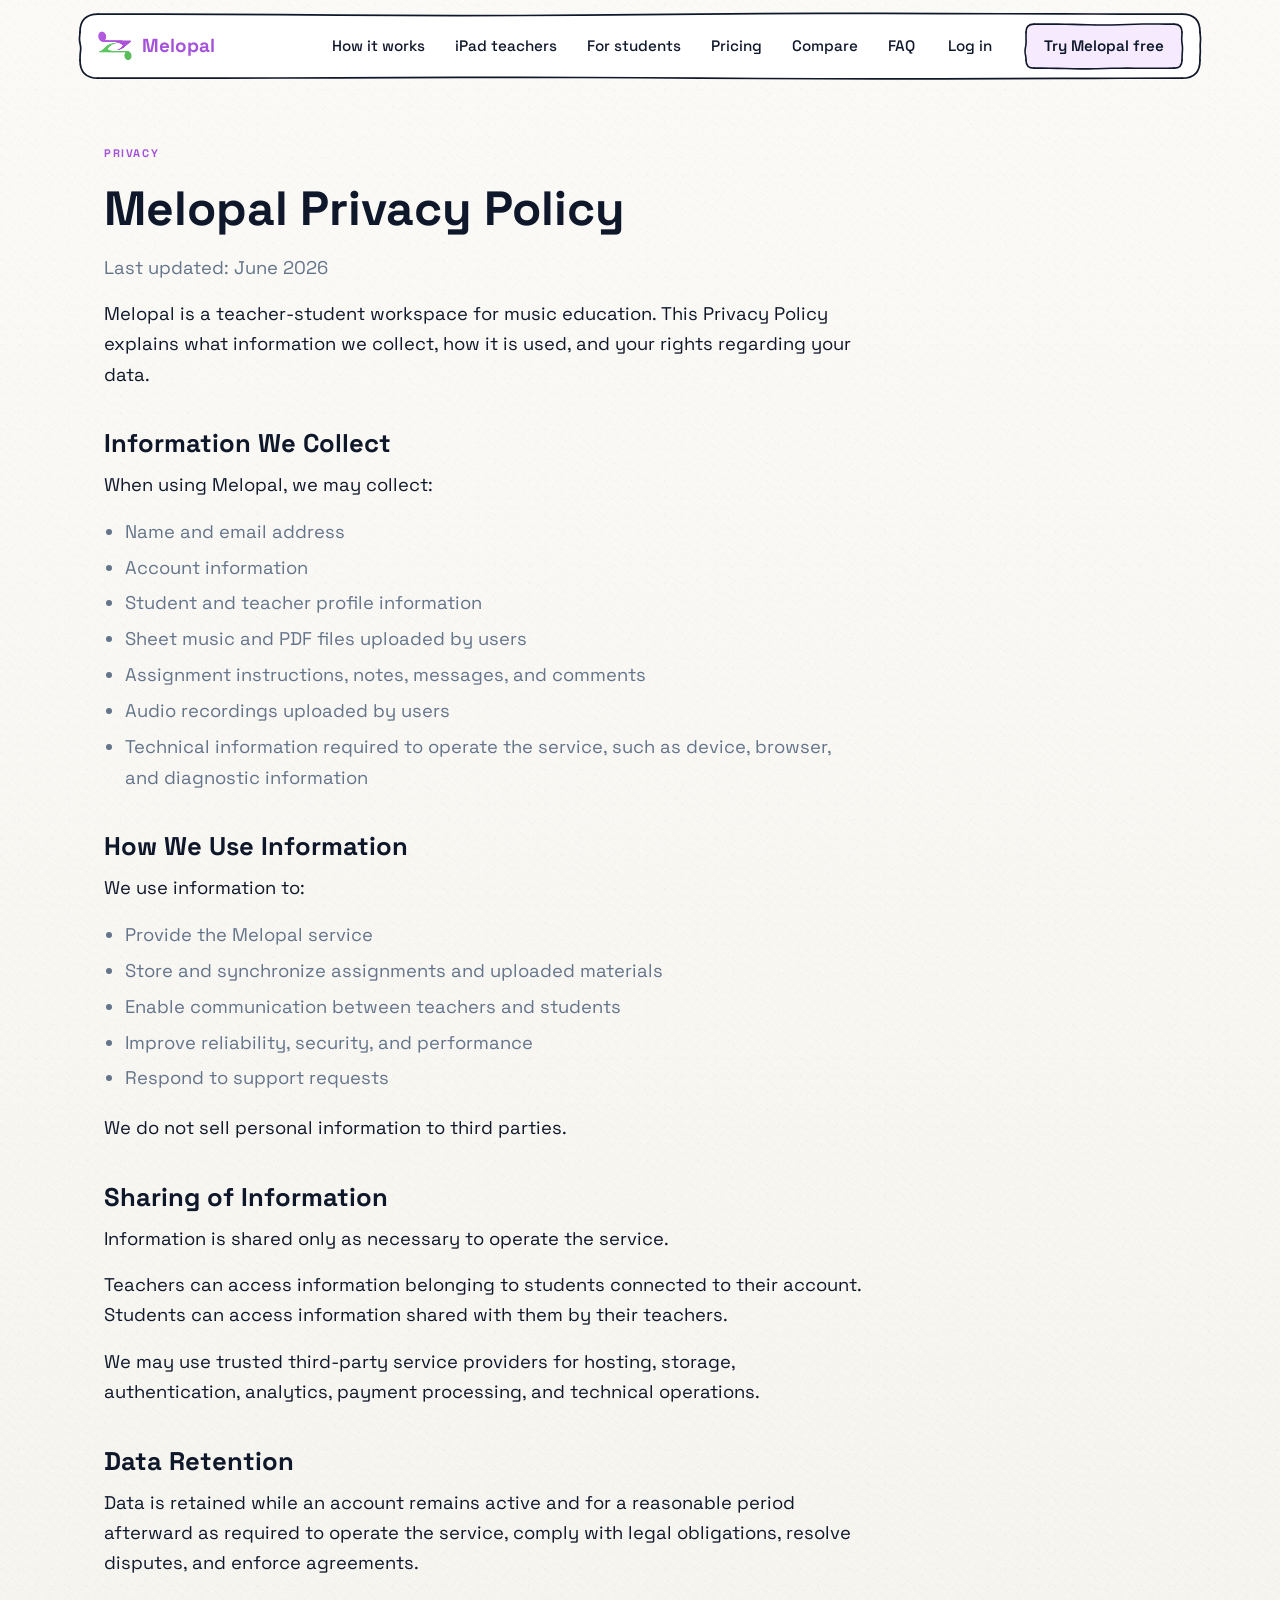
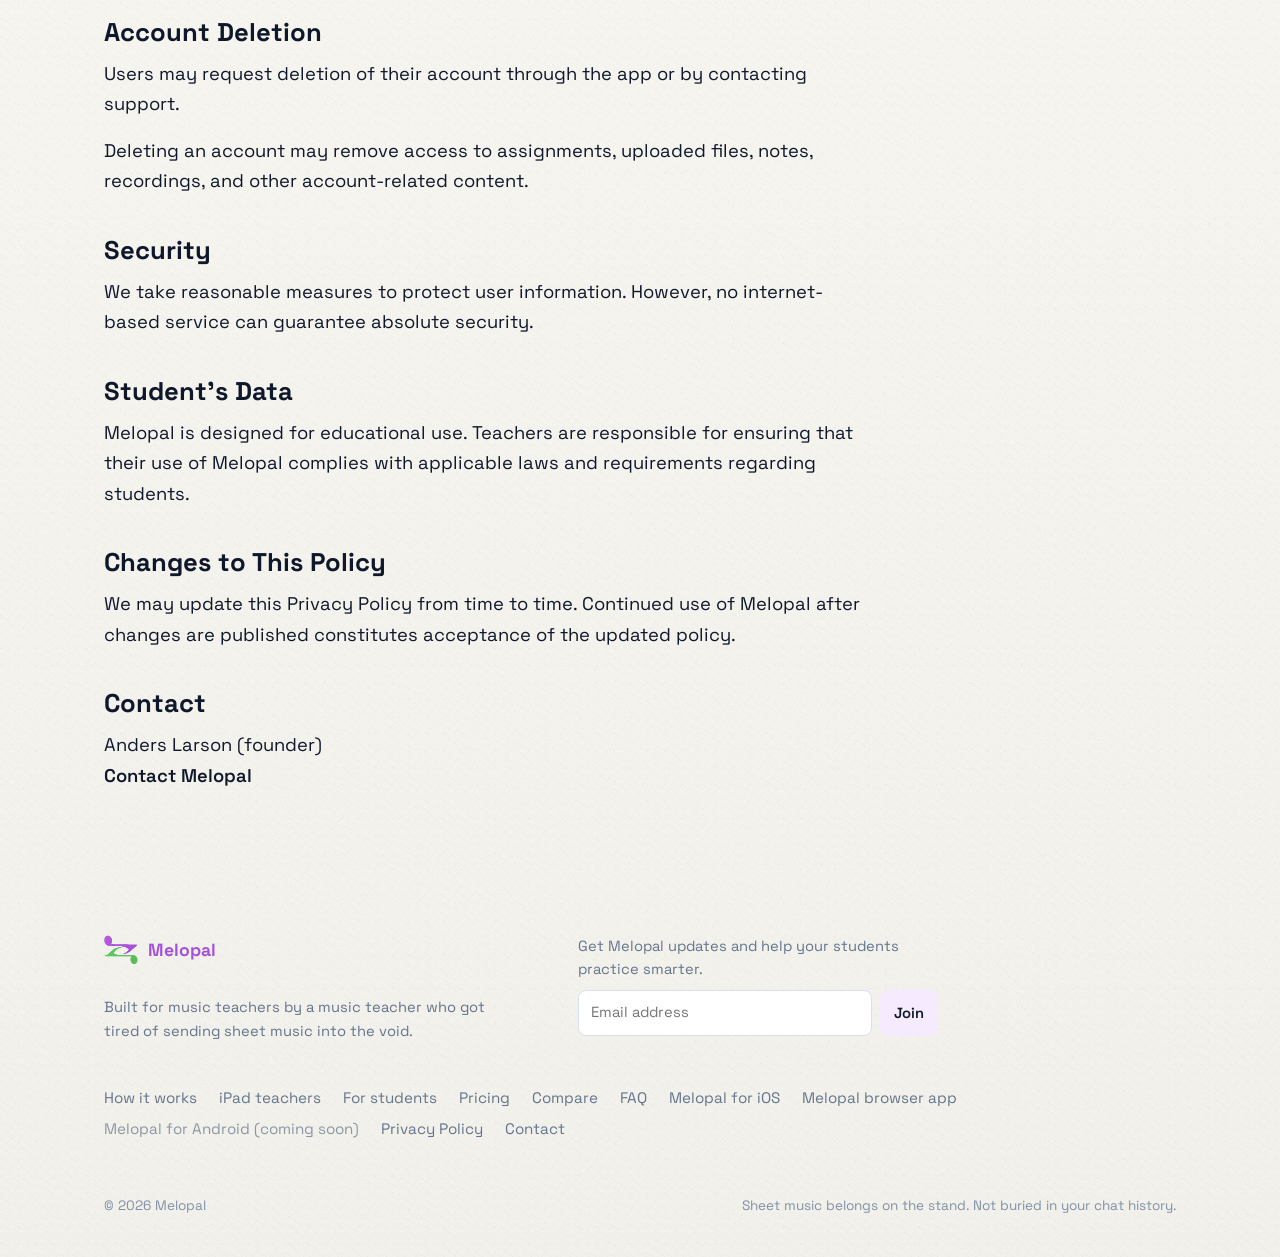
<file: privacy-policy/index.html>
<!DOCTYPE html>
<html lang="en">
<head>
<meta charset="UTF-8">
<meta name="viewport" content="width=device-width, initial-scale=1.0">
<title>Melopal Privacy Policy</title>
<meta name="description" content="Melopal Privacy Policy: what information Melopal collects, how it is used, and your rights regarding your data.">
<link rel="canonical" href="https://melopal.com/privacy-policy/">
<meta property="og:title" content="Melopal Privacy Policy">
<meta property="og:description" content="What information Melopal collects, how it is used, and your rights regarding your data.">
<meta property="og:url" content="https://melopal.com/privacy-policy/">
<meta property="og:image" content="https://melopal.com/assets/og-melopal.png">
<meta property="og:image:width" content="1200">
<meta property="og:image:height" content="630">
<meta property="og:type" content="website">
<meta name="twitter:card" content="summary_large_image">
<meta name="twitter:title" content="Melopal Privacy Policy">
<meta name="twitter:description" content="What information Melopal collects, how it is used, and your rights regarding your data.">
<meta name="twitter:image" content="https://melopal.com/assets/og-melopal.png">
<link rel="icon" type="image/png" href="../assets/logo.png">
<link rel="apple-touch-icon" href="/assets/logo.png">
<link rel="manifest" href="/site.webmanifest">
<link rel="preconnect" href="https://fonts.googleapis.com">
<link rel="preconnect" href="https://fonts.gstatic.com" crossorigin>
<link href="https://fonts.googleapis.com/css2?family=Space+Grotesk:wght@400;500;600;700&family=Caveat:wght@500;600&display=swap" rel="stylesheet">
<link rel="stylesheet" href="../assets/style.css">
<script type="application/ld+json">
{
  "@context": "https://schema.org",
  "@type": "BreadcrumbList",
  "itemListElement": [
    { "@type": "ListItem", "position": 1, "name": "Home", "item": "https://melopal.com/" },
    { "@type": "ListItem", "position": 2, "name": "Privacy Policy", "item": "https://melopal.com/privacy-policy/" }
  ]
}
</script>
</head>
<body>

<svg width="0" height="0" style="position:absolute" aria-hidden="true">
  <defs>
    <symbol id="i-arrow-right" viewBox="0 0 24 24" fill="none" stroke="currentColor" stroke-width="2" stroke-linecap="round" stroke-linejoin="round"><path d="M5 12h14"/><path d="m12 5 7 7-7 7"/></symbol>
  </defs>
</svg>

<div class="nav-outer">
  <nav class="nav sk sk-pluck" data-jitter="1.4" data-stroke="1.7" aria-label="Main">
    <a class="brand" href="/"><img class="logo-mark" src="../assets/logo.png" alt="Melopal logo"> Melopal</a>
    <div class="links">
      <a href="/#how">How it works</a>
      <a href="/ipad">iPad teachers</a>
      <a href="/students">For students</a>
      <a href="/pricing">Pricing</a>
      <a href="/compare/">Compare</a>
      <a href="/faq">FAQ</a>
      <a class="btn btn-ghost" style="padding:9px 16px" href="https://app.melopal.com" target="_blank" rel="noopener">Log in</a>
    </div>
    <a class="btn btn-lilac cta sk sk-pluck" data-jitter="1" data-stroke="1.6" href="https://app.melopal.com" target="_blank" rel="noopener">Try Melopal free</a>
    <button class="nav-burger" aria-label="Menu"><svg viewBox="0 0 24 24" fill="none" stroke="currentColor" stroke-width="2" stroke-linecap="round"><path d="M4 6h16M4 12h16M4 18h16"/></svg></button>
  </nav>
</div>

<section class="legal-section">
  <div class="wrap">
    <div class="legal-page">
      <span class="microlabel"><span class="lilac">Privacy</span></span>
      <h1>Melopal Privacy Policy</h1>
      <p class="lede">Last updated: June 2026</p>
      <p>Melopal is a teacher-student workspace for music education. This Privacy Policy explains what information we collect, how it is used, and your rights regarding your data.</p>

      <h2>Information We Collect</h2>
      <p>When using Melopal, we may collect:</p>
      <ul>
        <li>Name and email address</li>
        <li>Account information</li>
        <li>Student and teacher profile information</li>
        <li>Sheet music and PDF files uploaded by users</li>
        <li>Assignment instructions, notes, messages, and comments</li>
        <li>Audio recordings uploaded by users</li>
        <li>Technical information required to operate the service, such as device, browser, and diagnostic information</li>
      </ul>

      <h2>How We Use Information</h2>
      <p>We use information to:</p>
      <ul>
        <li>Provide the Melopal service</li>
        <li>Store and synchronize assignments and uploaded materials</li>
        <li>Enable communication between teachers and students</li>
        <li>Improve reliability, security, and performance</li>
        <li>Respond to support requests</li>
      </ul>
      <p>We do not sell personal information to third parties.</p>

      <h2>Sharing of Information</h2>
      <p>Information is shared only as necessary to operate the service.</p>
      <p>Teachers can access information belonging to students connected to their account. Students can access information shared with them by their teachers.</p>
      <p>We may use trusted third-party service providers for hosting, storage, authentication, analytics, payment processing, and technical operations.</p>

      <h2>Data Retention</h2>
      <p>Data is retained while an account remains active and for a reasonable period afterward as required to operate the service, comply with legal obligations, resolve disputes, and enforce agreements.</p>

      <h2>Account Deletion</h2>
      <p>Users may request deletion of their account through the app or by contacting support.</p>
      <p>Deleting an account may remove access to assignments, uploaded files, notes, recordings, and other account-related content.</p>

      <h2>Security</h2>
      <p>We take reasonable measures to protect user information. However, no internet-based service can guarantee absolute security.</p>

      <h2>Student's Data</h2>
      <p>Melopal is designed for educational use. Teachers are responsible for ensuring that their use of Melopal complies with applicable laws and requirements regarding students.</p>

      <h2>Changes to This Policy</h2>
      <p>We may update this Privacy Policy from time to time. Continued use of Melopal after changes are published constitutes acceptance of the updated policy.</p>

      <h2>Contact</h2>
      <p>
        Anders Larson (founder)<br>
        <a href="/contact">Contact Melopal</a>
      </p>
    </div>
  </div>
</section>

<footer>
  <div class="wrap foot">
    <div>
      <div class="brand"><img class="logo-mark" src="../assets/logo.png" alt="Melopal logo"> Melopal</div>
      <p class="muted small mt-8" style="max-width:26em">Built for music teachers by a music teacher who got tired of sending sheet music into the void.</p>
      <form class="footer-signup" action="/api/subscribe" method="post" data-signup-form>
        <label for="footer-signup-email">Get Melopal updates and help your students practice smarter.</label>
        <div class="footer-signup-row">
          <input id="footer-signup-email" type="email" name="email" autocomplete="email" placeholder="Email address" required>
          <button class="btn btn-lilac" type="submit">Join</button>
        </div>
        <input class="hp-field" type="text" name="website" tabindex="-1" autocomplete="off" aria-hidden="true">
        <input type="hidden" name="consentText" value="Send me Melopal product updates and teaching workflow ideas.">
        <p class="footer-signup-status" data-signup-status aria-live="polite"></p>
      </form>
    </div>
    <nav aria-label="Footer">
      <a href="/#how">How it works</a>
      <a href="/ipad">iPad teachers</a>
      <a href="/students">For students</a>
      <a href="/pricing">Pricing</a>
      <a href="/compare/">Compare</a>
      <a href="/faq">FAQ</a>
      <a href="https://apps.apple.com/us/app/melopal-teach/id6781260872" target="_blank" rel="noopener">Melopal for iOS</a>
      <a href="https://app.melopal.com/" target="_blank" rel="noopener">Melopal browser app</a>
      <span class="footer-disabled">Melopal for Android (coming soon)</span>
      <a href="/privacy-policy/">Privacy Policy</a>
      <a href="/contact">Contact</a>
    </nav>
    <div class="legal">
      <span>© <span data-year>2026</span> Melopal</span>
      <span>Sheet music belongs on the stand. Not buried in your chat history.</span>
    </div>
  </div>
</footer>

<script src="../assets/melopal.js"></script>
</body>
</html>
</file>
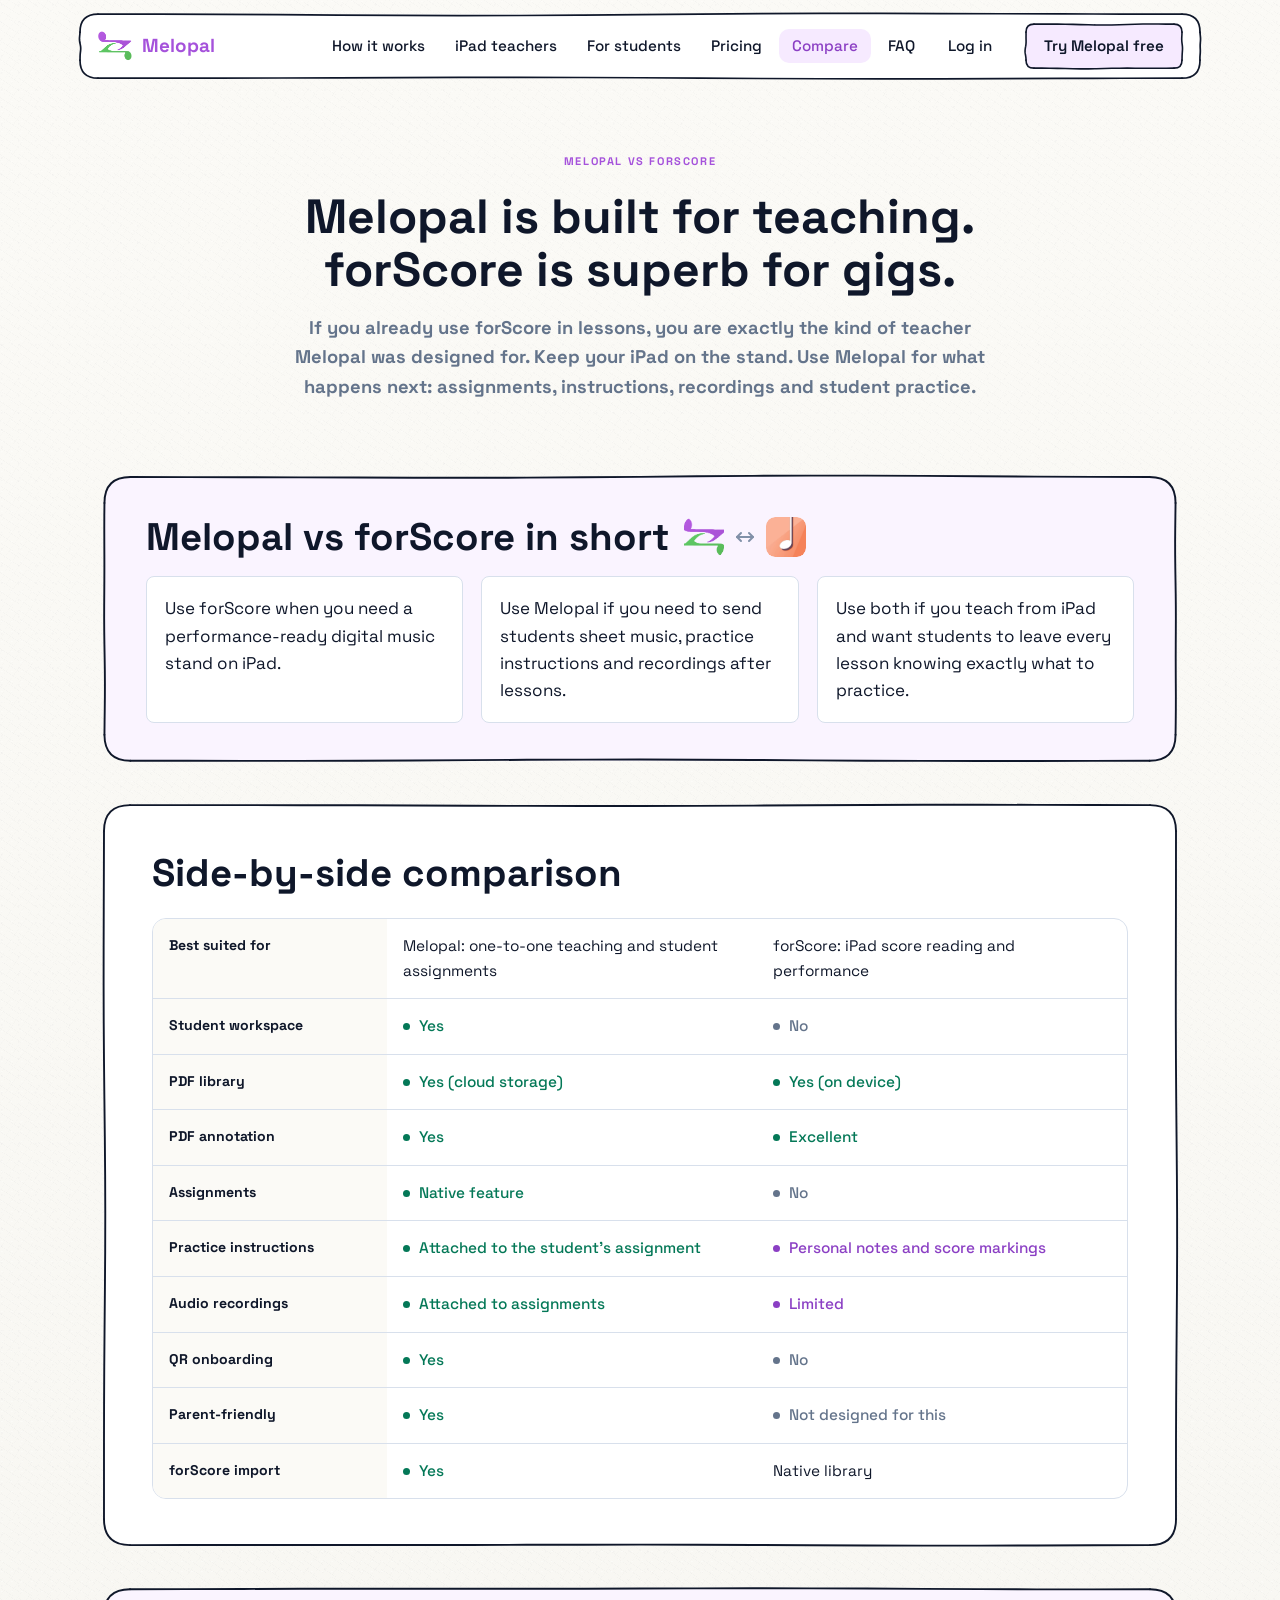
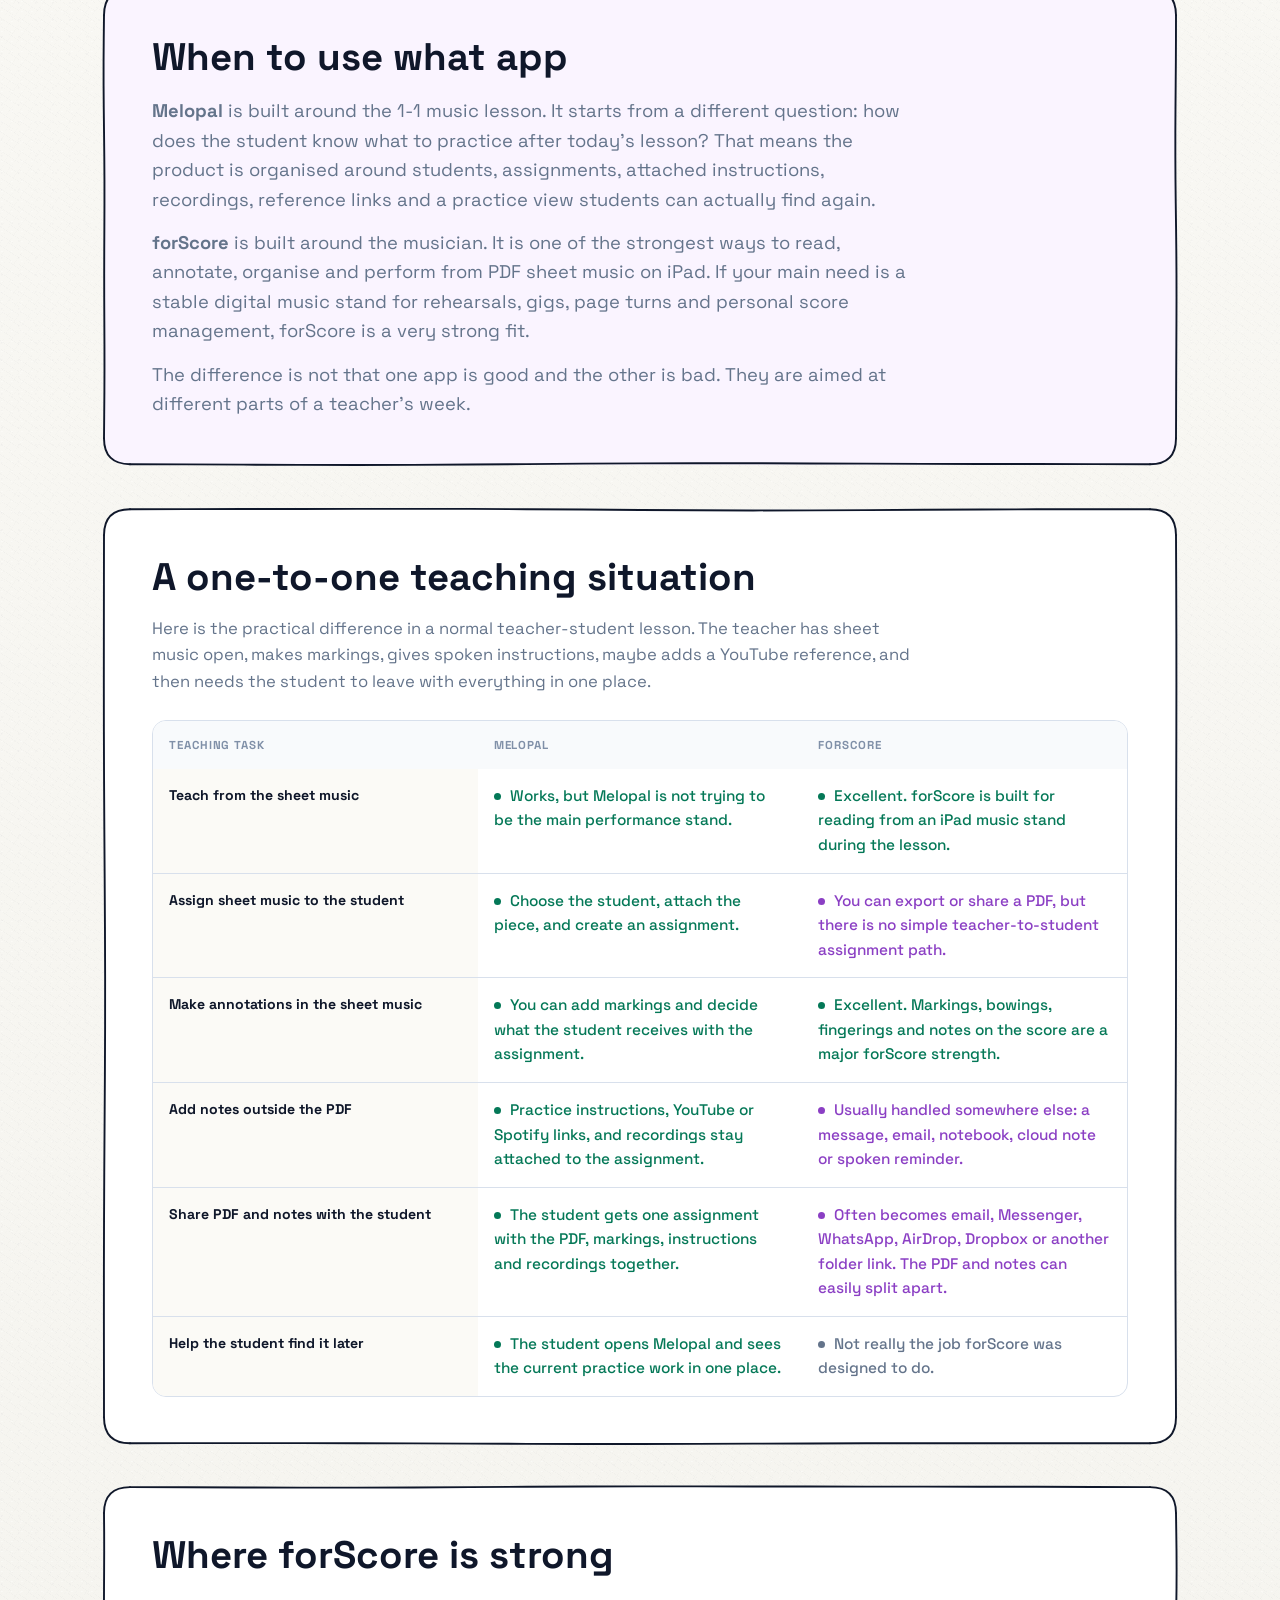
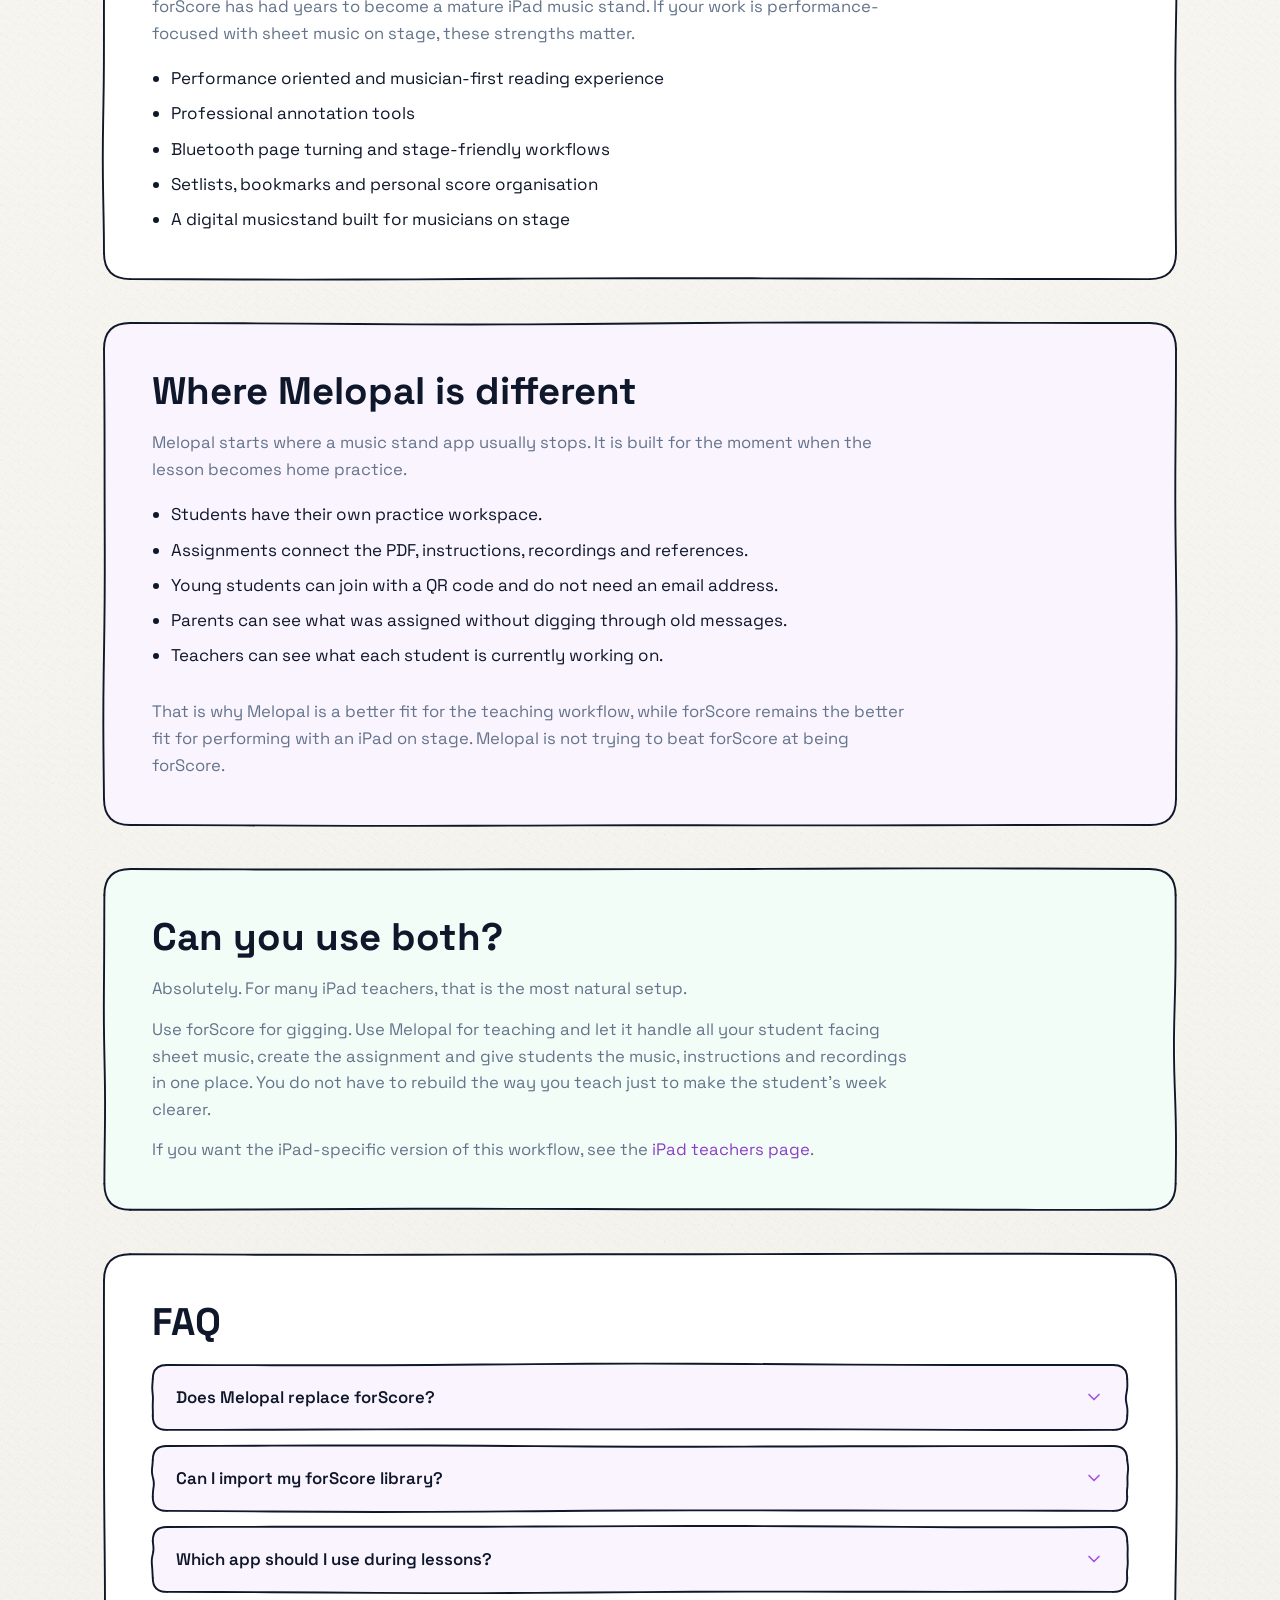
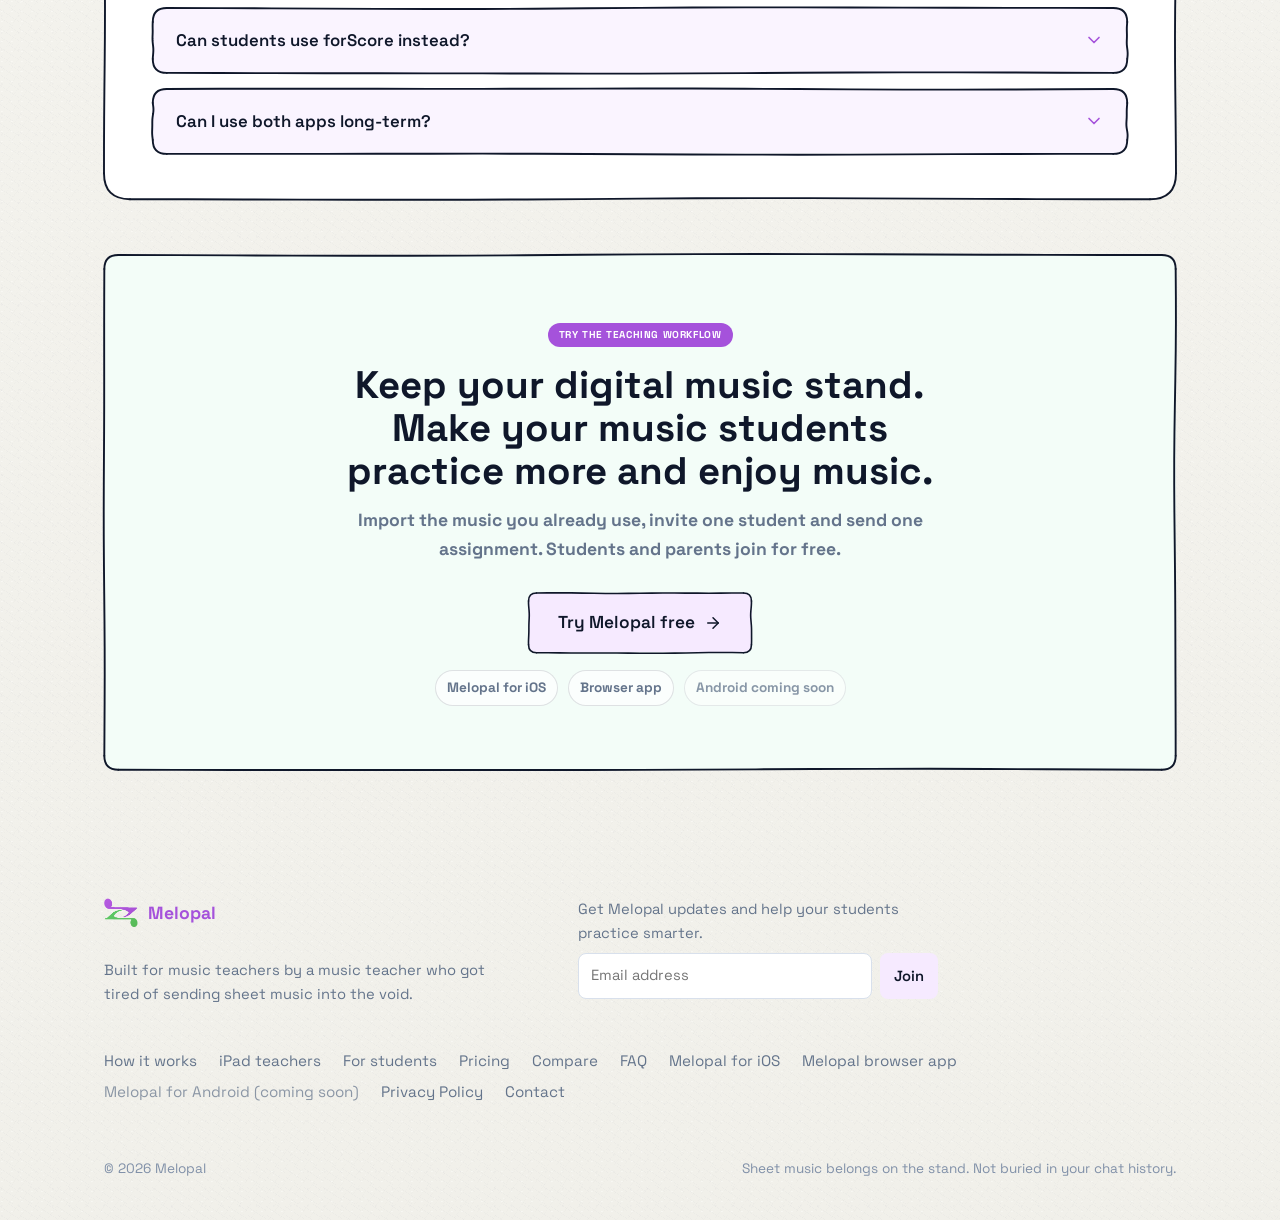
<file: compare/forscore/index.html>
<!DOCTYPE html>
<html lang="en">
<head>
<meta charset="UTF-8">
<meta name="viewport" content="width=device-width, initial-scale=1.0">
<title>Melopal vs forScore: which is better for music teachers?</title>
<meta name="description" content="Compare Melopal and forScore for music teaching. forScore is a superb iPad music stand. Melopal is built for assignments, students and practice between lessons.">
<link rel="canonical" href="https://melopal.com/compare/forscore/">
<meta property="og:title" content="Melopal vs forScore">
<meta property="og:description" content="A practical comparison for music teachers who use forScore and want students to receive clear practice assignments.">
<meta property="og:url" content="https://melopal.com/compare/forscore/">
<meta property="og:image" content="https://melopal.com/assets/og-melopal.png">
<meta property="og:image:width" content="1200">
<meta property="og:image:height" content="630">
<meta property="og:type" content="website">
<meta name="twitter:card" content="summary_large_image">
<meta name="twitter:title" content="Melopal vs forScore">
<meta name="twitter:description" content="A practical comparison for music teachers who use forScore and want students to receive clear practice assignments.">
<meta name="twitter:image" content="https://melopal.com/assets/og-melopal.png">
<link rel="icon" type="image/png" href="/assets/logo.png">
<link rel="apple-touch-icon" href="/assets/logo.png">
<link rel="manifest" href="/site.webmanifest">
<link rel="preconnect" href="https://fonts.googleapis.com">
<link rel="preconnect" href="https://fonts.gstatic.com" crossorigin>
<link href="https://fonts.googleapis.com/css2?family=Space+Grotesk:wght@400;500;600;700&family=Caveat:wght@500;600&display=swap" rel="stylesheet">
<link rel="stylesheet" href="/assets/style.css">
<script type="application/ld+json">
{
  "@context": "https://schema.org",
  "@graph": [
    {
      "@type": "BreadcrumbList",
      "itemListElement": [
        { "@type": "ListItem", "position": 1, "name": "Home", "item": "https://melopal.com/" },
        { "@type": "ListItem", "position": 2, "name": "Compare", "item": "https://melopal.com/compare/" },
        { "@type": "ListItem", "position": 3, "name": "Melopal vs forScore", "item": "https://melopal.com/compare/forscore/" }
      ]
    },
    {
      "@type": "FAQPage",
      "mainEntity": [
        {
          "@type": "Question",
          "name": "Does Melopal replace forScore?",
          "acceptedAnswer": { "@type": "Answer", "text": "No. forScore is a digital music stand for iPad musicians. Melopal is built for the teaching workflow around lessons, assignments and student practice." }
        },
        {
          "@type": "Question",
          "name": "Can I import my forScore library into Melopal?",
          "acceptedAnswer": { "@type": "Answer", "text": "Yes. Melopal supports forScore import so you can bring your existing sheet music and collections into a reusable teaching library. This way you don't have to start from scratch on a new platform. We know how valuable this is for a busy educator and musician." }
        },
        {
          "@type": "Question",
          "name": "Can I use forScore and Melopal together?",
          "acceptedAnswer": { "@type": "Answer", "text": "Yes. Many teachers can keep teaching from forScore and use Melopal to send students the music, instructions and recordings after the lesson." }
        }
      ]
    }
  ]
}
</script>
</head>
<body class="compare-detail-page">

<svg width="0" height="0" style="position:absolute" aria-hidden="true">
  <defs>
    <symbol id="i-arrow-right" viewBox="0 0 24 24" fill="none" stroke="currentColor" stroke-width="2" stroke-linecap="round" stroke-linejoin="round"><path d="M5 12h14"/><path d="m12 5 7 7-7 7"/></symbol>
    <symbol id="i-arrow-left-right" viewBox="0 0 24 24" fill="none" stroke="currentColor" stroke-width="2" stroke-linecap="round" stroke-linejoin="round"><path d="M4 12h16"/><path d="m8 8-4 4 4 4"/><path d="m16 8 4 4-4 4"/></symbol>
    <symbol id="i-chevron-down" viewBox="0 0 24 24" fill="none" stroke="currentColor" stroke-width="2" stroke-linecap="round" stroke-linejoin="round"><path d="m6 9 6 6 6-6"/></symbol>
  </defs>
</svg>

<div class="nav-outer">
  <nav class="nav sk sk-pluck" data-jitter="1.4" data-stroke="1.7" aria-label="Main">
    <a class="brand" href="/"><img class="logo-mark" src="/assets/logo.png" alt="Melopal logo"> Melopal</a>
    <div class="links">
      <a href="/#how">How it works</a>
      <a href="/ipad">iPad teachers</a>
      <a href="/students">For students</a>
      <a href="/pricing">Pricing</a>
      <a href="/compare/" class="active">Compare</a>
      <a href="/faq">FAQ</a>
      <a class="btn btn-ghost" style="padding:9px 16px" href="https://app.melopal.com" target="_blank" rel="noopener">Log in</a>
    </div>
    <a class="btn btn-lilac cta sk sk-pluck" data-jitter="1" data-stroke="1.6" href="https://app.melopal.com/?signup=teacher" target="_blank" rel="noopener">Try Melopal free</a>
    <button class="nav-burger" aria-label="Menu"><svg viewBox="0 0 24 24" fill="none" stroke="currentColor" stroke-width="2" stroke-linecap="round"><path d="M4 6h16M4 12h16M4 18h16"/></svg></button>
  </nav>
</div>

<header class="page-hero">
  <div class="wrap" style="text-align:center">
    <span class="microlabel"><span class="lilac">Melopal vs forScore</span></span>
    <h1 style="margin-left:auto;margin-right:auto">Melopal is built for teaching. forScore is superb for gigs.</h1>
    <p class="lede" style="margin:0 auto"><strong>If you already use forScore in lessons, you are exactly the kind of teacher Melopal was designed for. Keep your iPad on the stand. Use Melopal for what happens next: assignments, instructions, recordings and student practice.</strong></p>
  </div>
</header>

<section style="padding-top:24px">
  <div class="wrap comparison-article">
    <div class="answer-box sk reveal">
      <div class="answer-title-row">
        <h2>Melopal vs forScore in short</h2>
        <div class="answer-title-logos" aria-label="Melopal compared with forScore">
          <span class="answer-logo-icon"><img src="/assets/logo.png" alt="Melopal logo"></span>
          <span class="answer-title-swap"><svg><use href="#i-arrow-left-right"/></svg></span>
          <span class="answer-logo-icon"><img src="/assets/forscore-logo.png" alt="forScore logo"></span>
        </div>
      </div>
      <ul>
        <li>Use forScore when you need a performance-ready digital music stand on iPad.</li>
        <li>Use Melopal if you need to send students sheet music, practice instructions and recordings after lessons.</li>
        <li>Use both if you teach from iPad and want students to leave every lesson knowing exactly what to practice.</li>
      </ul>
    </div>

    <section class="comparison-section sk reveal">
      <h2>Side-by-side comparison</h2>
      <div class="compare-table-wrap">
        <table class="compare-table">
          <tbody>
            <tr><th>Best suited for</th><td data-label="Melopal">Melopal: one-to-one teaching and student assignments</td><td data-label="forScore">forScore: iPad score reading and performance</td></tr>
            <tr><th>Student workspace</th><td class="yes" data-label="Melopal">Yes</td><td class="no" data-label="forScore">No</td></tr>
            <tr><th>PDF library</th><td class="yes" data-label="Melopal">Yes (cloud storage)</td><td class="yes" data-label="forScore">Yes (on device)</td></tr>
            <tr><th>PDF annotation</th><td class="yes" data-label="Melopal">Yes</td><td class="yes" data-label="forScore">Excellent</td></tr>
            <tr><th>Assignments</th><td class="yes" data-label="Melopal">Native feature</td><td class="no" data-label="forScore">No</td></tr>
            <tr><th>Practice instructions</th><td class="yes" data-label="Melopal">Attached to the student's assignment</td><td class="partial" data-label="forScore">Personal notes and score markings</td></tr>
            <tr><th>Audio recordings</th><td class="yes" data-label="Melopal">Attached to assignments</td><td class="partial" data-label="forScore">Limited</td></tr>
            <tr><th>QR onboarding</th><td class="yes" data-label="Melopal">Yes</td><td class="no" data-label="forScore">No</td></tr>
            <tr><th>Parent-friendly</th><td class="yes" data-label="Melopal">Yes</td><td class="no" data-label="forScore">Not designed for this</td></tr>
            <tr><th>forScore import</th><td class="yes" data-label="Melopal">Yes</td><td data-label="forScore">Native library</td></tr>
          </tbody>
        </table>
      </div>
    </section>

    <section class="comparison-section sk reveal comparison-lede-section">
      <h2>When to use what app</h2>
      <p><strong>Melopal</strong> is built around the 1-1 music lesson. It starts from a different question: how does the student know what to practice after today's lesson? That means the product is organised around students, assignments, attached instructions, recordings, reference links and a practice view students can actually find again.</p>
      <p><strong>forScore</strong> is built around the musician. It is one of the strongest ways to read, annotate, organise and perform from PDF sheet music on iPad. If your main need is a stable digital music stand for rehearsals, gigs, page turns and personal score management, forScore is a very strong fit.</p>
      <p>The difference is not that one app is good and the other is bad. They are aimed at different parts of a teacher's week.</p>
    </section>

    <section class="comparison-section sk reveal">
      <h2>A one-to-one teaching situation</h2>
      <p>Here is the practical difference in a normal teacher-student lesson. The teacher has sheet music open, makes markings, gives spoken instructions, maybe adds a YouTube reference, and then needs the student to leave with everything in one place.</p>
      <div class="compare-table-wrap">
        <table class="compare-table">
          <thead>
            <tr><th>Teaching task</th><th>Melopal</th><th>forScore</th></tr>
          </thead>
          <tbody>
            <tr>
              <th>Teach from the sheet music</th>
              <td class="yes" data-label="Melopal">Works, but Melopal is not trying to be the main performance stand.</td>
              <td class="yes" data-label="forScore">Excellent. forScore is built for reading from an iPad music stand during the lesson.</td>
            </tr>
            <tr>
              <th>Assign sheet music to the student</th>
              <td class="yes" data-label="Melopal">Choose the student, attach the piece, and create an assignment.</td>
              <td class="partial" data-label="forScore">You can export or share a PDF, but there is no simple teacher-to-student assignment path.</td>
            </tr>
            <tr>
              <th>Make annotations in the sheet music</th>
              <td class="yes" data-label="Melopal">You can add markings and decide what the student receives with the assignment.</td>
              <td class="yes" data-label="forScore">Excellent. Markings, bowings, fingerings and notes on the score are a major forScore strength.</td>
            </tr>
            <tr>
              <th>Add notes outside the PDF</th>
              <td class="yes" data-label="Melopal">Practice instructions, YouTube or Spotify links, and recordings stay attached to the assignment.</td>
              <td class="partial" data-label="forScore">Usually handled somewhere else: a message, email, notebook, cloud note or spoken reminder.</td>
            </tr>
            <tr>
              <th>Share PDF and notes with the student</th>
              <td class="yes" data-label="Melopal">The student gets one assignment with the PDF, markings, instructions and recordings together.</td>
              <td class="partial" data-label="forScore">Often becomes email, Messenger, WhatsApp, AirDrop, Dropbox or another folder link. The PDF and notes can easily split apart.</td>
            </tr>
            <tr>
              <th>Help the student find it later</th>
              <td class="yes" data-label="Melopal">The student opens Melopal and sees the current practice work in one place.</td>
              <td class="no" data-label="forScore">Not really the job forScore was designed to do.</td>
            </tr>
          </tbody>
        </table>
      </div>
    </section>

    <section class="comparison-section sk reveal">
      <h2>Where forScore is strong</h2>
      <p>forScore has had years to become a mature iPad music stand. If your work is performance-focused with sheet music on stage, these strengths matter.</p>
      <ul>
        <li>Performance oriented and musician-first reading experience</li>
        <li>Professional annotation tools</li>
        <li>Bluetooth page turning and stage-friendly workflows</li>
        <li>Setlists, bookmarks and personal score organisation</li>
        <li>A digital musicstand built for musicians on stage</li>
      </ul>
    </section>

    <section class="comparison-section sk reveal">
      <h2>Where Melopal is different</h2>
      <p>Melopal starts where a music stand app usually stops. It is built for the moment when the lesson becomes home practice.</p>
      <ul>
        <li>Students have their own practice workspace.</li>
        <li>Assignments connect the PDF, instructions, recordings and references.</li>
        <li>Young students can join with a QR code and do not need an email address.</li>
        <li>Parents can see what was assigned without digging through old messages.</li>
        <li>Teachers can see what each student is currently working on.</li>
      </ul>
      <p>That is why Melopal is a better fit for the teaching workflow, while forScore remains the better fit for performing with an iPad on stage. Melopal is not trying to beat forScore at being forScore.</p>
    </section>

    <section class="comparison-section sk reveal">
      <h2>Can you use both?</h2>
      <p>Absolutely. For many iPad teachers, that is the most natural setup.</p>
      <p>Use forScore for gigging. Use Melopal for teaching and let it handle all your student facing sheet music, create the assignment and give students the music, instructions and recordings in one place. You do not have to rebuild the way you teach just to make the student's week clearer.</p>
      <p>If you want the iPad-specific version of this workflow, see the <a href="/ipad">iPad teachers page</a>.</p>
    </section>

    <section class="comparison-section sk reveal">
      <h2>FAQ</h2>
      <div class="faq-list">
        <details class="faq-item sk">
          <summary>Does Melopal replace forScore?<svg class="chev"><use href="#i-chevron-down"/></svg></summary>
          <div class="faq-body"><p>No. Melopal does not try to replace forScore as a digital music stand. It handles the teaching workflow around the lesson: assignments, instructions, recordings and student access.</p></div>
        </details>
        <details class="faq-item sk">
          <summary>Can I import my forScore library?<svg class="chev"><use href="#i-chevron-down"/></svg></summary>
          <div class="faq-body"><p>Yes. Melopal supports forScore import so you can bring your existing sheet music and collections into a reusable teaching library. This way you don't have to start from scratch on a new platform. We know how valuable this is for a busy educator and musician.</p></div>
        </details>
        <details class="faq-item sk">
          <summary>Which app should I use during lessons?<svg class="chev"><use href="#i-chevron-down"/></svg></summary>
          <div class="faq-body"><p>If forScore  works well for teaching, but Melopal is designed ground up for that purpose and makes it super easy is to make sure the student finds assignments between lessons.</p></div>
        </details>
        <details class="faq-item sk">
          <summary>Can students use forScore instead?<svg class="chev"><use href="#i-chevron-down"/></svg></summary>
          <div class="faq-body"><p>Some advanced students might use forScore for their own libraries. Most students need something simpler: this week's music, your instructions and the recordings in one place. That is the Melopal student view.</p></div>
        </details>
        <details class="faq-item sk">
          <summary>Can I use both apps long-term?<svg class="chev"><use href="#i-chevron-down"/></svg></summary>
          <div class="faq-body"><p>Yes. The cleanest setup for many teachers is forScore for their own iPad stand and Melopal for student assignments between lessons.</p></div>
        </details>
      </div>
    </section>

    <section class="cta-band green-band sk reveal" data-double>
      <span class="pill pill-lilac">Try the teaching workflow</span>
      <h2>Keep your digital music stand. Make your music students practice more and enjoy music.</h2>
      <p><strong>Import the music you already use, invite one student and send one assignment. Students and parents join for free.</strong></p>
      <div class="hero-ctas">
        <a class="btn btn-lilac btn-lg sk sk-pluck" data-jitter="1.2" href="https://app.melopal.com/?signup=teacher" target="_blank" rel="noopener">Try Melopal free <svg><use href="#i-arrow-right"/></svg></a>
      </div>
      <div class="app-options" aria-label="Melopal app options">
        <a href="https://apps.apple.com/us/app/melopal-teach/id6781260872" target="_blank" rel="noopener">Melopal for iOS</a>
        <a href="https://app.melopal.com/" target="_blank" rel="noopener">Browser app</a>
        <span>Android coming soon</span>
      </div>
    </section>
  </div>
</section>

<footer>
  <div class="wrap foot">
    <div>
      <div class="brand"><img class="logo-mark" src="/assets/logo.png" alt="Melopal logo"> Melopal</div>
      <p class="muted small mt-8" style="max-width:26em">Built for music teachers by a music teacher who got tired of sending sheet music into the void.</p>
      <form class="footer-signup" action="/api/subscribe" method="post" data-signup-form>
        <label for="footer-signup-email">Get Melopal updates and help your students practice smarter.</label>
        <div class="footer-signup-row">
          <input id="footer-signup-email" type="email" name="email" autocomplete="email" placeholder="Email address" required>
          <button class="btn btn-lilac" type="submit">Join</button>
        </div>
        <input class="hp-field" type="text" name="website" tabindex="-1" autocomplete="off" aria-hidden="true">
        <input type="hidden" name="consentText" value="Send me Melopal product updates and teaching workflow ideas.">
        <p class="footer-signup-status" data-signup-status aria-live="polite"></p>
      </form>
    </div>
    <nav aria-label="Footer">
      <a href="/#how">How it works</a>
      <a href="/ipad">iPad teachers</a>
      <a href="/students">For students</a>
      <a href="/pricing">Pricing</a>
      <a href="/compare/">Compare</a>
      <a href="/faq">FAQ</a>
      <a href="https://apps.apple.com/us/app/melopal-teach/id6781260872" target="_blank" rel="noopener">Melopal for iOS</a>
      <a href="https://app.melopal.com/" target="_blank" rel="noopener">Melopal browser app</a>
      <span class="footer-disabled">Melopal for Android (coming soon)</span>
      <a href="/privacy-policy/">Privacy Policy</a>
      <a href="/contact">Contact</a>
    </nav>
    <div class="legal">
      <span>© <span data-year>2026</span> Melopal</span>
      <span>Sheet music belongs on the stand. Not buried in your chat history.</span>
    </div>
  </div>
</footer>

<script src="/assets/melopal.js"></script>
</body>
</html>
</file>
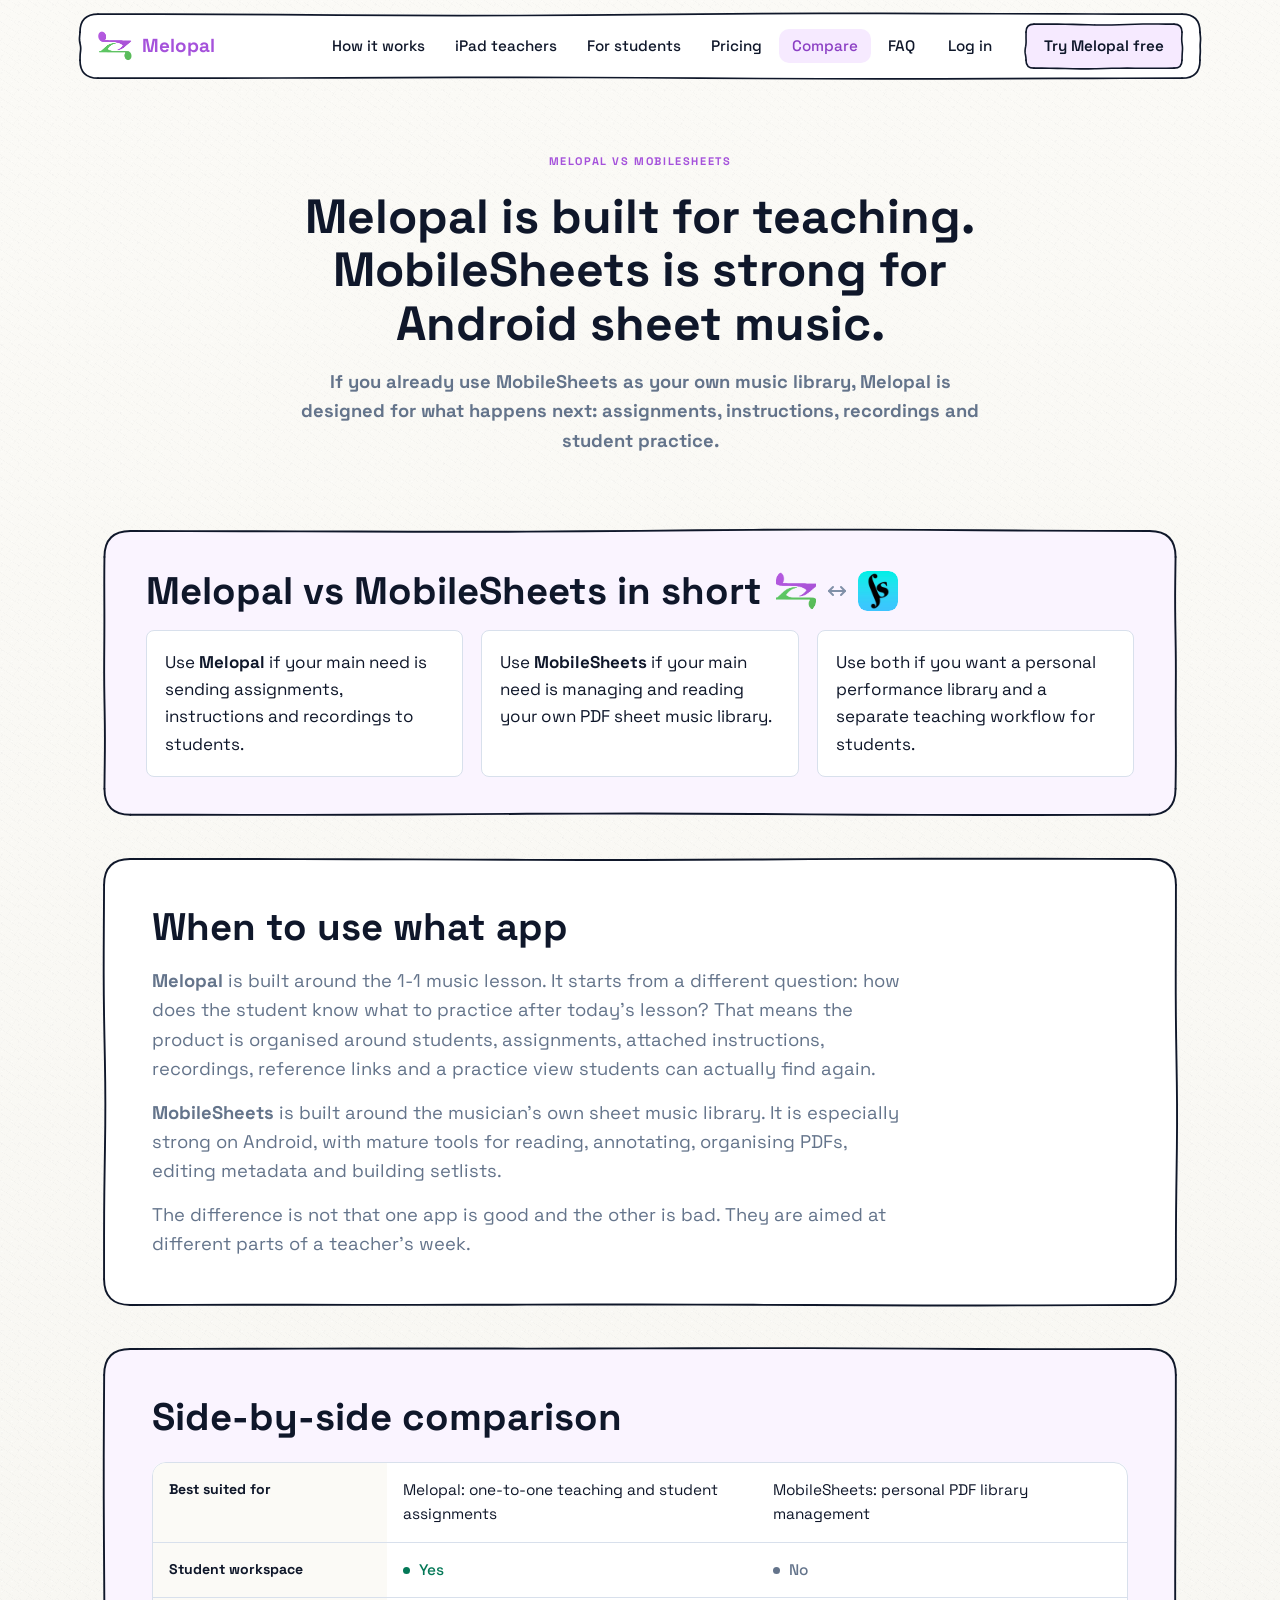
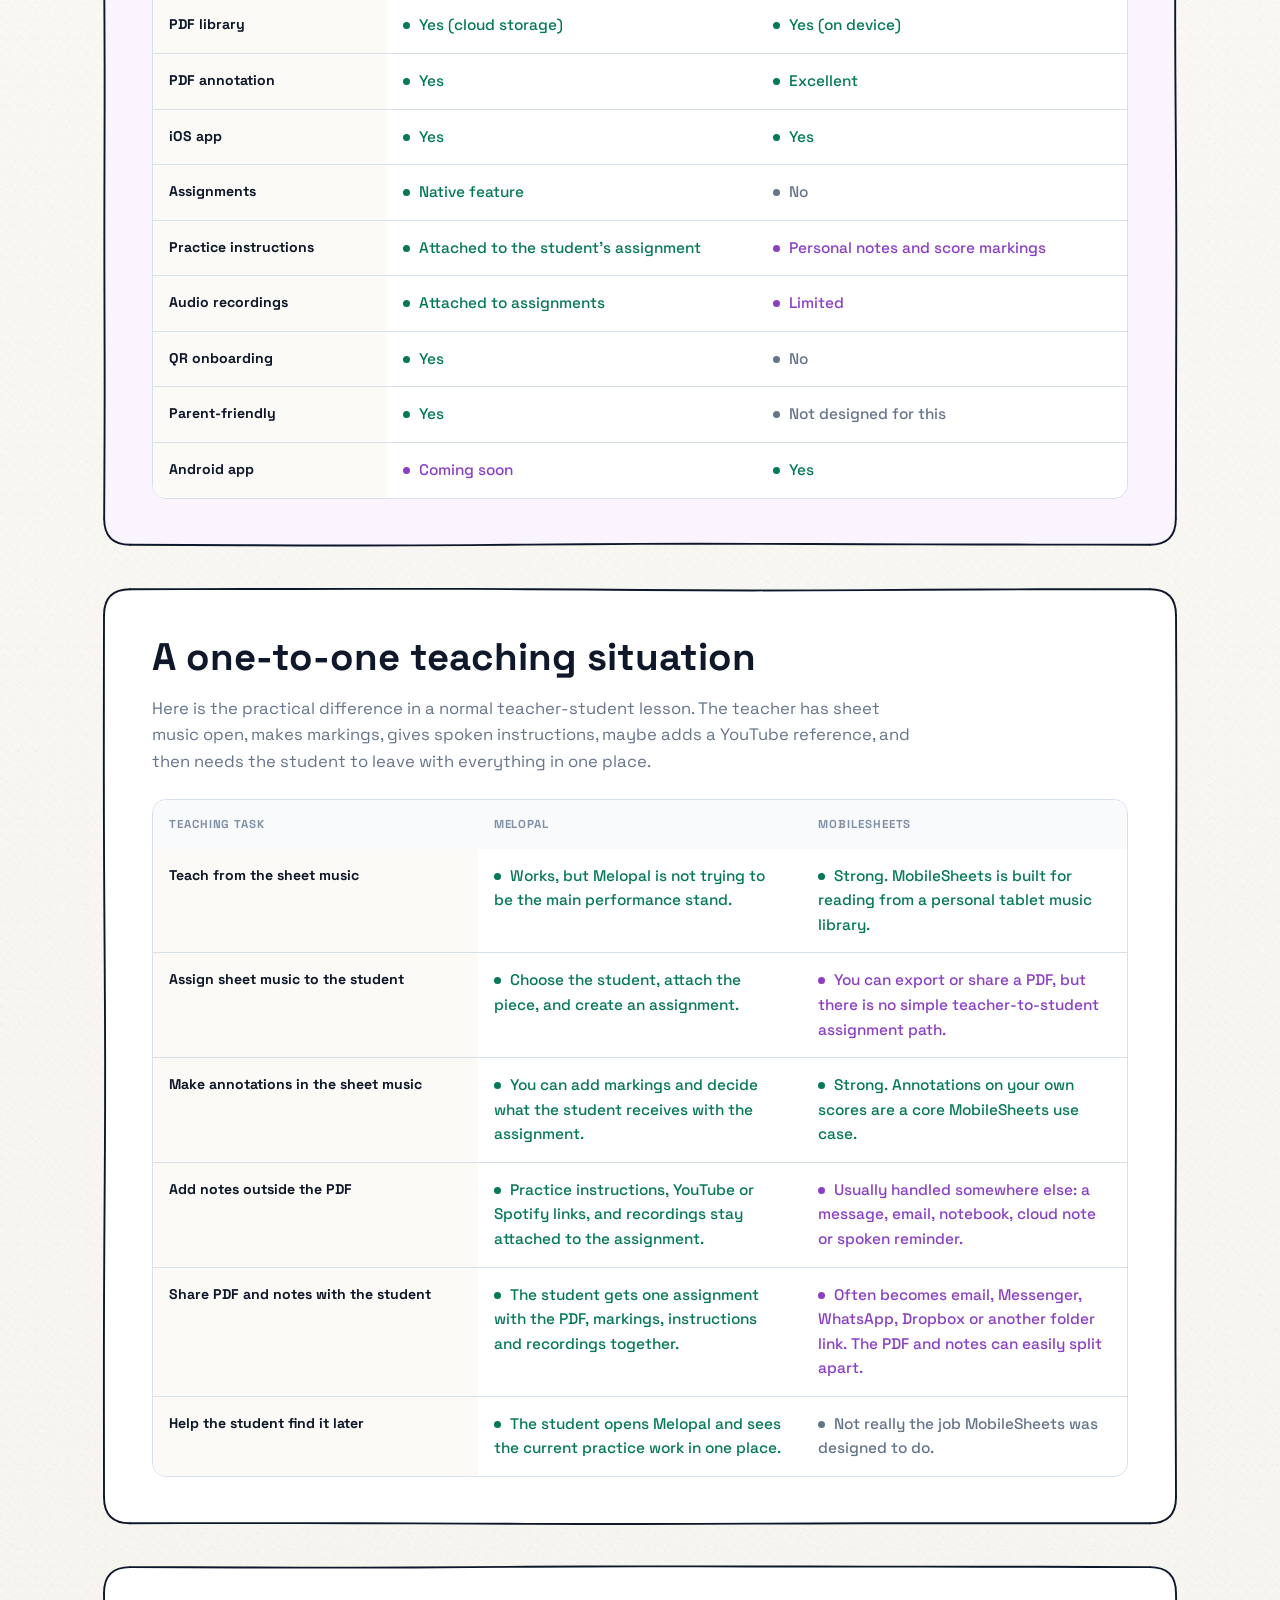
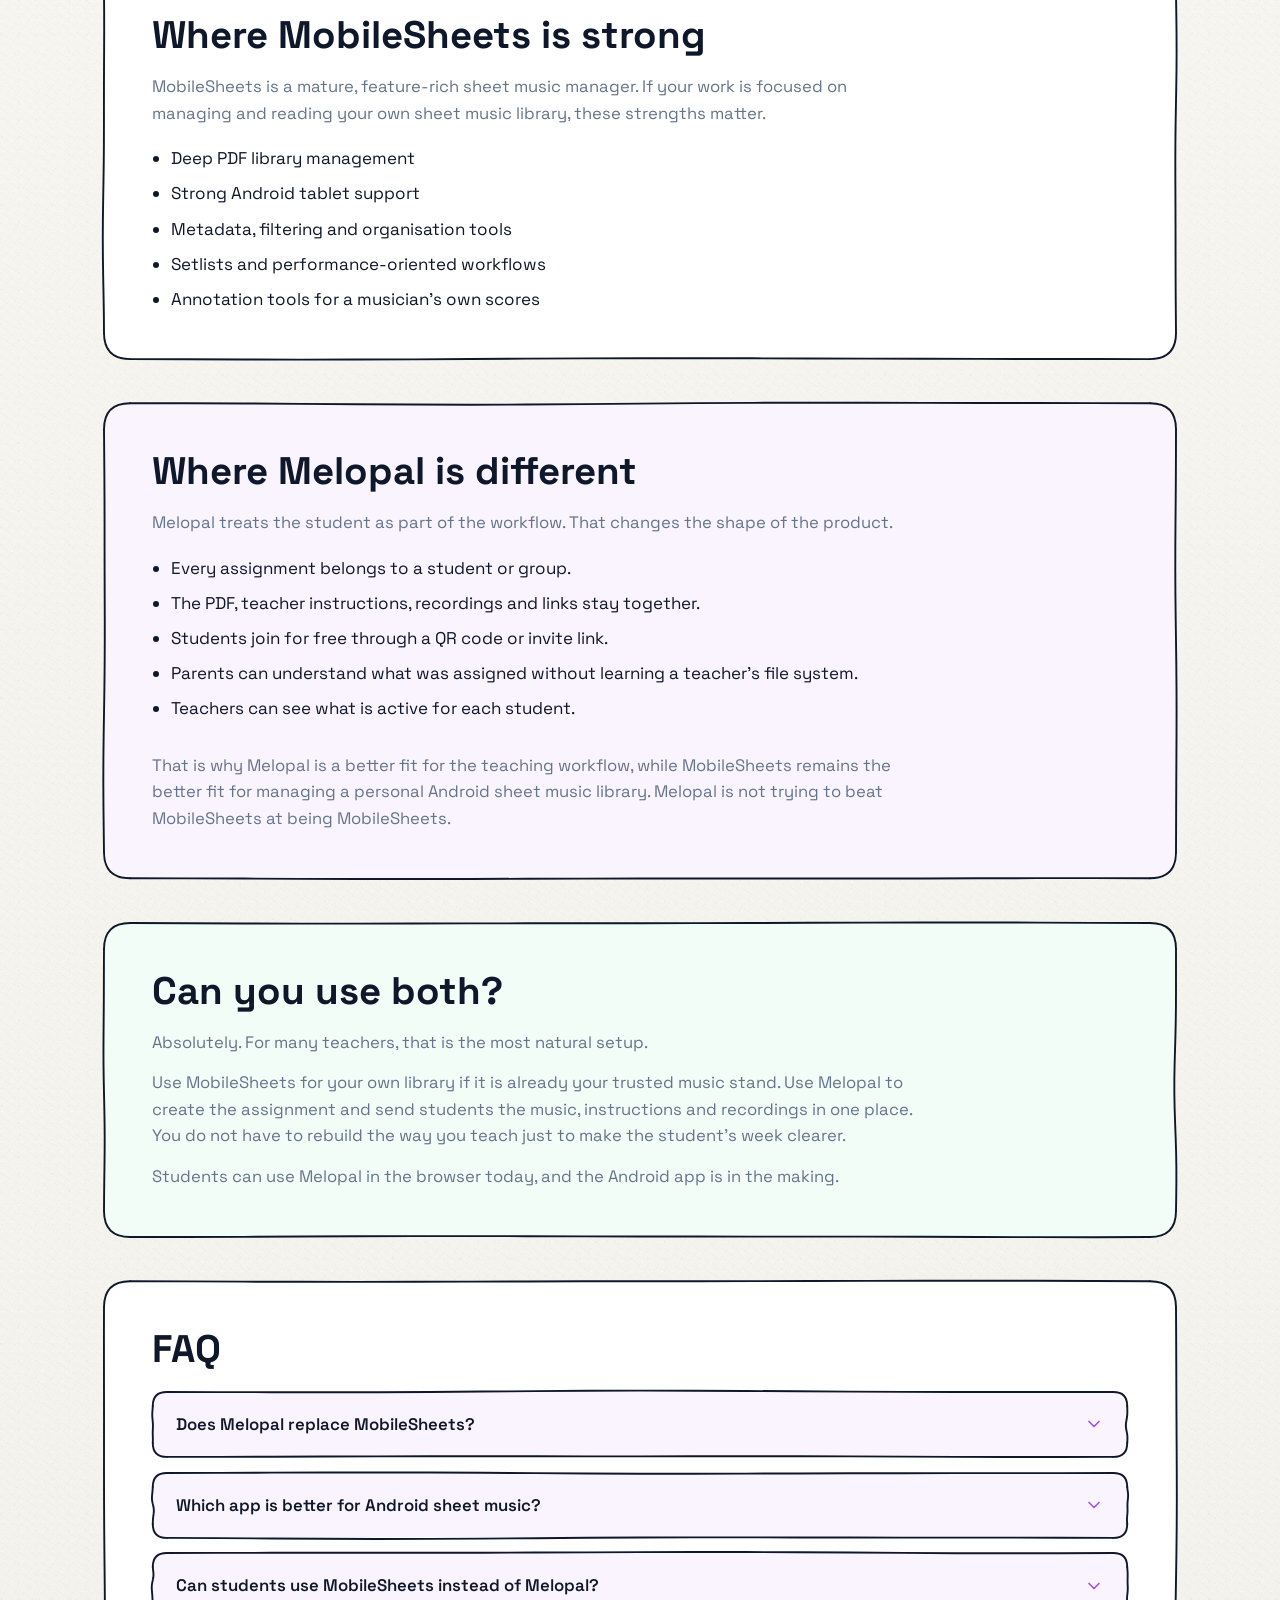
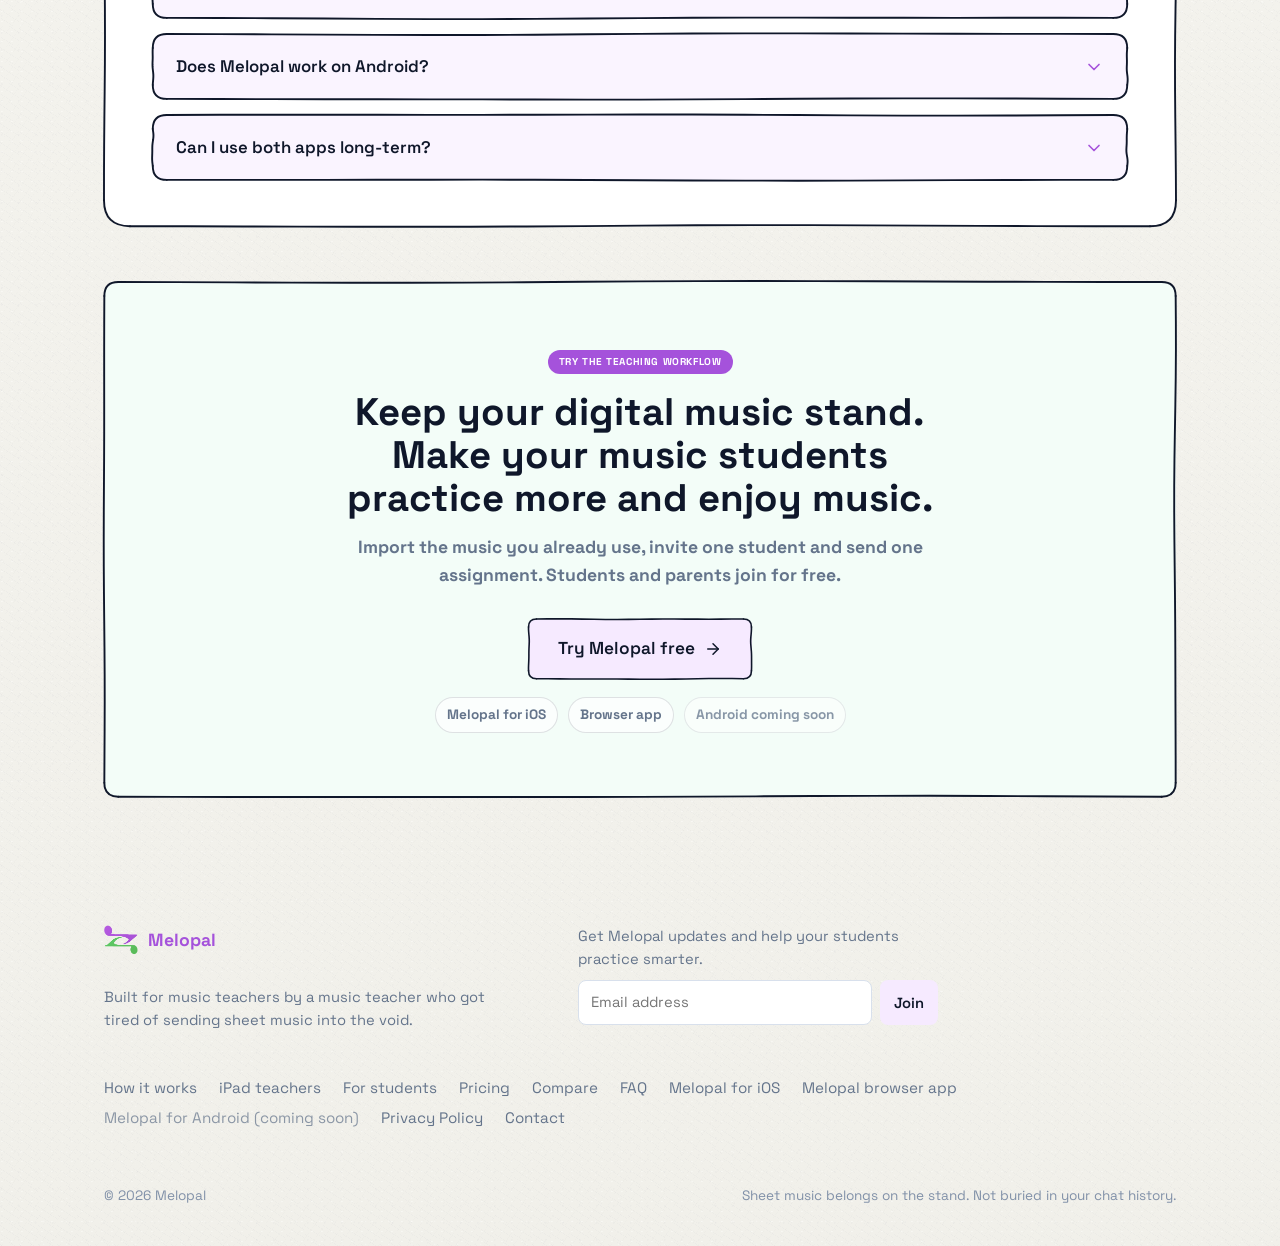
<file: compare/mobilesheets/index.html>
<!DOCTYPE html>
<html lang="en">
<head>
<meta charset="UTF-8">
<meta name="viewport" content="width=device-width, initial-scale=1.0">
<title>Melopal vs MobileSheets: sheet music library or teaching workflow?</title>
<meta name="description" content="Compare Melopal and MobileSheets for music teachers. MobileSheets is strong for PDF library management. Melopal is built for lessons, assignments and student practice.">
<link rel="canonical" href="https://melopal.com/compare/mobilesheets/">
<meta property="og:title" content="Melopal vs MobileSheets">
<meta property="og:description" content="A practical comparison for teachers choosing between PDF library management and student assignment workflow.">
<meta property="og:url" content="https://melopal.com/compare/mobilesheets/">
<meta property="og:image" content="https://melopal.com/assets/og-melopal.png">
<meta property="og:image:width" content="1200">
<meta property="og:image:height" content="630">
<meta property="og:type" content="website">
<meta name="twitter:card" content="summary_large_image">
<meta name="twitter:title" content="Melopal vs MobileSheets">
<meta name="twitter:description" content="A practical comparison for teachers choosing between PDF library management and student assignment workflow.">
<meta name="twitter:image" content="https://melopal.com/assets/og-melopal.png">
<link rel="icon" type="image/png" href="/assets/logo.png">
<link rel="apple-touch-icon" href="/assets/logo.png">
<link rel="manifest" href="/site.webmanifest">
<link rel="preconnect" href="https://fonts.googleapis.com">
<link rel="preconnect" href="https://fonts.gstatic.com" crossorigin>
<link href="https://fonts.googleapis.com/css2?family=Space+Grotesk:wght@400;500;600;700&family=Caveat:wght@500;600&display=swap" rel="stylesheet">
<link rel="stylesheet" href="/assets/style.css">
<script type="application/ld+json">
{
  "@context": "https://schema.org",
  "@graph": [
    {
      "@type": "BreadcrumbList",
      "itemListElement": [
        { "@type": "ListItem", "position": 1, "name": "Home", "item": "https://melopal.com/" },
        { "@type": "ListItem", "position": 2, "name": "Compare", "item": "https://melopal.com/compare/" },
        { "@type": "ListItem", "position": 3, "name": "Melopal vs MobileSheets", "item": "https://melopal.com/compare/mobilesheets/" }
      ]
    },
    {
      "@type": "FAQPage",
      "mainEntity": [
        {
          "@type": "Question",
          "name": "Does Melopal replace MobileSheets?",
          "acceptedAnswer": { "@type": "Answer", "text": "No. MobileSheets is a strong personal sheet music manager. Melopal is for assigning music and practice instructions to students." }
        },
        {
          "@type": "Question",
          "name": "Which app is better for Android sheet music?",
          "acceptedAnswer": { "@type": "Answer", "text": "For managing and reading your own sheet music on Android, MobileSheets is very strong. For student assignments and teacher-student workflow, Melopal is built for that specific job. MobileSheets is not." }
        },
        {
          "@type": "Question",
          "name": "Can I use MobileSheets and Melopal together?",
          "acceptedAnswer": { "@type": "Answer", "text": "Yes. You can use MobileSheets for gigs and Melopal for student interactions and assignments." }
        }
      ]
    }
  ]
}
</script>
</head>
<body class="compare-detail-page">

<svg width="0" height="0" style="position:absolute" aria-hidden="true">
  <defs>
    <symbol id="i-arrow-right" viewBox="0 0 24 24" fill="none" stroke="currentColor" stroke-width="2" stroke-linecap="round" stroke-linejoin="round"><path d="M5 12h14"/><path d="m12 5 7 7-7 7"/></symbol>
    <symbol id="i-arrow-left-right" viewBox="0 0 24 24" fill="none" stroke="currentColor" stroke-width="2" stroke-linecap="round" stroke-linejoin="round"><path d="M4 12h16"/><path d="m8 8-4 4 4 4"/><path d="m16 8 4 4-4 4"/></symbol>
    <symbol id="i-chevron-down" viewBox="0 0 24 24" fill="none" stroke="currentColor" stroke-width="2" stroke-linecap="round" stroke-linejoin="round"><path d="m6 9 6 6 6-6"/></symbol>
  </defs>
</svg>

<div class="nav-outer">
  <nav class="nav sk sk-pluck" data-jitter="1.4" data-stroke="1.7" aria-label="Main">
    <a class="brand" href="/"><img class="logo-mark" src="/assets/logo.png" alt="Melopal logo"> Melopal</a>
    <div class="links">
      <a href="/#how">How it works</a>
      <a href="/ipad">iPad teachers</a>
      <a href="/students">For students</a>
      <a href="/pricing">Pricing</a>
      <a href="/compare/" class="active">Compare</a>
      <a href="/faq">FAQ</a>
      <a class="btn btn-ghost" style="padding:9px 16px" href="https://app.melopal.com" target="_blank" rel="noopener">Log in</a>
    </div>
    <a class="btn btn-lilac cta sk sk-pluck" data-jitter="1" data-stroke="1.6" href="https://app.melopal.com/?signup=teacher" target="_blank" rel="noopener">Try Melopal free</a>
    <button class="nav-burger" aria-label="Menu"><svg viewBox="0 0 24 24" fill="none" stroke="currentColor" stroke-width="2" stroke-linecap="round"><path d="M4 6h16M4 12h16M4 18h16"/></svg></button>
  </nav>
</div>

<header class="page-hero">
  <div class="wrap" style="text-align:center">
    <span class="microlabel"><span class="lilac">Melopal vs MobileSheets</span></span>
    <h1 style="margin-left:auto;margin-right:auto">Melopal is built for teaching. MobileSheets is strong for Android sheet music.</h1>
    <p class="lede" style="margin:0 auto"><strong>If you already use MobileSheets as your own music library, Melopal is designed for what happens next: assignments, instructions, recordings and student practice.</strong></p>
  </div>
</header>

<section style="padding-top:24px">
  <div class="wrap comparison-article">
    <div class="answer-box sk reveal">
      <div class="answer-title-row">
        <h2>Melopal vs MobileSheets in short</h2>
        <div class="answer-title-logos" aria-label="Melopal compared with MobileSheets">
          <span class="answer-logo-icon"><img src="/assets/logo.png" alt="Melopal logo"></span>
          <span class="answer-title-swap"><svg><use href="#i-arrow-left-right"/></svg></span>
          <span class="answer-logo-icon"><img src="/assets/mobilesheets-logo.png" alt="MobileSheets logo"></span>
        </div>
      </div>
      <ul>
        <li>Use <strong>Melopal</strong> if your main need is sending assignments, instructions and recordings to students.</li>
        <li>Use <strong>MobileSheets</strong> if your main need is managing and reading your own PDF sheet music library.</li>
        <li>Use both if you want a personal performance library and a separate teaching workflow for students.</li>
      </ul>
    </div>

    <section class="comparison-section sk reveal comparison-lede-section">
      <h2>When to use what app</h2>
      <p><strong>Melopal</strong> is built around the 1-1 music lesson. It starts from a different question: how does the student know what to practice after today's lesson? That means the product is organised around students, assignments, attached instructions, recordings, reference links and a practice view students can actually find again.</p>
      <p><strong>MobileSheets</strong> is built around the musician's own sheet music library. It is especially strong on Android, with mature tools for reading, annotating, organising PDFs, editing metadata and building setlists.</p>
      <p>The difference is not that one app is good and the other is bad. They are aimed at different parts of a teacher's week.</p>
    </section>

    <section class="comparison-section sk reveal">
      <h2>Side-by-side comparison</h2>
      <div class="compare-table-wrap">
        <table class="compare-table">
          <tbody>
            <tr><th>Best suited for</th><td data-label="Melopal">Melopal: one-to-one teaching and student assignments</td><td data-label="MobileSheets">MobileSheets: personal PDF library management</td></tr>
            <tr><th>Student workspace</th><td class="yes" data-label="Melopal">Yes</td><td class="no" data-label="MobileSheets">No</td></tr>
            <tr><th>PDF library</th><td class="yes" data-label="Melopal">Yes (cloud storage)</td><td class="yes" data-label="MobileSheets">Yes (on device)</td></tr>
            <tr><th>PDF annotation</th><td class="yes" data-label="Melopal">Yes</td><td class="yes" data-label="MobileSheets">Excellent</td></tr>
            <tr><th>iOS app</th><td class="yes" data-label="Melopal">Yes</td><td class="yes" data-label="MobileSheets">Yes</td></tr>
            <tr><th>Assignments</th><td class="yes" data-label="Melopal">Native feature</td><td class="no" data-label="MobileSheets">No</td></tr>
            <tr><th>Practice instructions</th><td class="yes" data-label="Melopal">Attached to the student's assignment</td><td class="partial" data-label="MobileSheets">Personal notes and score markings</td></tr>
            <tr><th>Audio recordings</th><td class="yes" data-label="Melopal">Attached to assignments</td><td class="partial" data-label="MobileSheets">Limited</td></tr>
            <tr><th>QR onboarding</th><td class="yes" data-label="Melopal">Yes</td><td class="no" data-label="MobileSheets">No</td></tr>
            <tr><th>Parent-friendly</th><td class="yes" data-label="Melopal">Yes</td><td class="no" data-label="MobileSheets">Not designed for this</td></tr>
            <tr><th>Android app</th><td class="partial" data-label="Melopal">Coming soon</td><td class="yes" data-label="MobileSheets">Yes</td></tr>
          </tbody>
        </table>
      </div>
    </section>

    <section class="comparison-section sk reveal">
      <h2>A one-to-one teaching situation</h2>
      <p>Here is the practical difference in a normal teacher-student lesson. The teacher has sheet music open, makes markings, gives spoken instructions, maybe adds a YouTube reference, and then needs the student to leave with everything in one place.</p>
      <div class="compare-table-wrap">
        <table class="compare-table">
          <thead>
            <tr><th>Teaching task</th><th>Melopal</th><th>MobileSheets</th></tr>
          </thead>
          <tbody>
            <tr>
              <th>Teach from the sheet music</th>
              <td class="yes" data-label="Melopal">Works, but Melopal is not trying to be the main performance stand.</td>
              <td class="yes" data-label="MobileSheets">Strong. MobileSheets is built for reading from a personal tablet music library.</td>
            </tr>
            <tr>
              <th>Assign sheet music to the student</th>
              <td class="yes" data-label="Melopal">Choose the student, attach the piece, and create an assignment.</td>
              <td class="partial" data-label="MobileSheets">You can export or share a PDF, but there is no simple teacher-to-student assignment path.</td>
            </tr>
            <tr>
              <th>Make annotations in the sheet music</th>
              <td class="yes" data-label="Melopal">You can add markings and decide what the student receives with the assignment.</td>
              <td class="yes" data-label="MobileSheets">Strong. Annotations on your own scores are a core MobileSheets use case.</td>
            </tr>
            <tr>
              <th>Add notes outside the PDF</th>
              <td class="yes" data-label="Melopal">Practice instructions, YouTube or Spotify links, and recordings stay attached to the assignment.</td>
              <td class="partial" data-label="MobileSheets">Usually handled somewhere else: a message, email, notebook, cloud note or spoken reminder.</td>
            </tr>
            <tr>
              <th>Share PDF and notes with the student</th>
              <td class="yes" data-label="Melopal">The student gets one assignment with the PDF, markings, instructions and recordings together.</td>
              <td class="partial" data-label="MobileSheets">Often becomes email, Messenger, WhatsApp, Dropbox or another folder link. The PDF and notes can easily split apart.</td>
            </tr>
            <tr>
              <th>Help the student find it later</th>
              <td class="yes" data-label="Melopal">The student opens Melopal and sees the current practice work in one place.</td>
              <td class="no" data-label="MobileSheets">Not really the job MobileSheets was designed to do.</td>
            </tr>
          </tbody>
        </table>
      </div>
    </section>

    <section class="comparison-section sk reveal">
      <h2>Where MobileSheets is strong</h2>
      <p>MobileSheets is a mature, feature-rich sheet music manager. If your work is focused on managing and reading your own sheet music library, these strengths matter.</p>
      <ul>
        <li>Deep PDF library management</li>
        <li>Strong Android tablet support</li>
        <li>Metadata, filtering and organisation tools</li>
        <li>Setlists and performance-oriented workflows</li>
        <li>Annotation tools for a musician's own scores</li>
      </ul>
    </section>

    <section class="comparison-section sk reveal">
      <h2>Where Melopal is different</h2>
      <p>Melopal treats the student as part of the workflow. That changes the shape of the product.</p>
      <ul>
        <li>Every assignment belongs to a student or group.</li>
        <li>The PDF, teacher instructions, recordings and links stay together.</li>
        <li>Students join for free through a QR code or invite link.</li>
        <li>Parents can understand what was assigned without learning a teacher's file system.</li>
        <li>Teachers can see what is active for each student.</li>
      </ul>
      <p>That is why Melopal is a better fit for the teaching workflow, while MobileSheets remains the better fit for managing a personal Android sheet music library. Melopal is not trying to beat MobileSheets at being MobileSheets.</p>
    </section>

    <section class="comparison-section sk reveal">
      <h2>Can you use both?</h2>
      <p>Absolutely. For many teachers, that is the most natural setup.</p>
      <p>Use MobileSheets for your own library if it is already your trusted music stand. Use Melopal to create the assignment and send students the music, instructions and recordings in one place. You do not have to rebuild the way you teach just to make the student's week clearer.</p>
      <p>Students can use Melopal in the browser today, and the Android app is in the making.</p>
    </section>

    <section class="comparison-section sk reveal">
      <h2>FAQ</h2>
      <div class="faq-list">
        <details class="faq-item sk">
          <summary>Does Melopal replace MobileSheets?<svg class="chev"><use href="#i-chevron-down"/></svg></summary>
          <div class="faq-body"><p>No. MobileSheets is a strong personal sheet music manager. Melopal is for assigning music and practice instructions to students.</p></div>
        </details>
        <details class="faq-item sk">
          <summary>Which app is better for Android sheet music?<svg class="chev"><use href="#i-chevron-down"/></svg></summary>
          <div class="faq-body"><p>For managing and reading your own sheet music on Android, MobileSheets is very strong. For student assignments and teacher-student workflow, Melopal is built for that specific job. MobileSheets is not.</p></div>
        </details>
        <details class="faq-item sk">
          <summary>Can students use MobileSheets instead of Melopal?<svg class="chev"><use href="#i-chevron-down"/></svg></summary>
          <div class="faq-body"><p>They could, but the apps are built for different jobs. MobileSheets is designed as a personal sheet music library. Melopal is built around the teacher-student workflow, keeping sheet music, practice instructions, recordings and feedback together in one place.</p></div>
        </details>
        <details class="faq-item sk">
          <summary>Does Melopal work on Android?<svg class="chev"><use href="#i-chevron-down"/></svg></summary>
          <div class="faq-body"><p>The Android app is in the making, but Melopal already works in browsers on Android and all other platforms.</p></div>
        </details>
        <details class="faq-item sk">
          <summary>Can I use both apps long-term?<svg class="chev"><use href="#i-chevron-down"/></svg></summary>
          <div class="faq-body"><p>Yes. You can use MobileSheets for gigs and Melopal for student interactions and assignments.</p></div>
        </details>
      </div>
    </section>

    <section class="cta-band green-band sk reveal" data-double>
      <span class="pill pill-lilac">Try the teaching workflow</span>
      <h2>Keep your digital music stand. Make your music students practice more and enjoy music.</h2>
      <p><strong>Import the music you already use, invite one student and send one assignment. Students and parents join for free.</strong></p>
      <div class="hero-ctas">
        <a class="btn btn-lilac btn-lg sk sk-pluck" data-jitter="1.2" href="https://app.melopal.com/?signup=teacher" target="_blank" rel="noopener">Try Melopal free <svg><use href="#i-arrow-right"/></svg></a>
      </div>
      <div class="app-options" aria-label="Melopal app options">
        <a href="https://apps.apple.com/us/app/melopal-teach/id6781260872" target="_blank" rel="noopener">Melopal for iOS</a>
        <a href="https://app.melopal.com/" target="_blank" rel="noopener">Browser app</a>
        <span>Android coming soon</span>
      </div>
    </section>
  </div>
</section>

<footer>
  <div class="wrap foot">
    <div>
      <div class="brand"><img class="logo-mark" src="/assets/logo.png" alt="Melopal logo"> Melopal</div>
      <p class="muted small mt-8" style="max-width:26em">Built for music teachers by a music teacher who got tired of sending sheet music into the void.</p>
      <form class="footer-signup" action="/api/subscribe" method="post" data-signup-form>
        <label for="footer-signup-email">Get Melopal updates and help your students practice smarter.</label>
        <div class="footer-signup-row">
          <input id="footer-signup-email" type="email" name="email" autocomplete="email" placeholder="Email address" required>
          <button class="btn btn-lilac" type="submit">Join</button>
        </div>
        <input class="hp-field" type="text" name="website" tabindex="-1" autocomplete="off" aria-hidden="true">
        <input type="hidden" name="consentText" value="Send me Melopal product updates and teaching workflow ideas.">
        <p class="footer-signup-status" data-signup-status aria-live="polite"></p>
      </form>
    </div>
    <nav aria-label="Footer">
      <a href="/#how">How it works</a>
      <a href="/ipad">iPad teachers</a>
      <a href="/students">For students</a>
      <a href="/pricing">Pricing</a>
      <a href="/compare/">Compare</a>
      <a href="/faq">FAQ</a>
      <a href="https://apps.apple.com/us/app/melopal-teach/id6781260872" target="_blank" rel="noopener">Melopal for iOS</a>
      <a href="https://app.melopal.com/" target="_blank" rel="noopener">Melopal browser app</a>
      <span class="footer-disabled">Melopal for Android (coming soon)</span>
      <a href="/privacy-policy/">Privacy Policy</a>
      <a href="/contact">Contact</a>
    </nav>
    <div class="legal">
      <span>© <span data-year>2026</span> Melopal</span>
      <span>Sheet music belongs on the stand. Not buried in your chat history.</span>
    </div>
  </div>
</footer>

<script src="/assets/melopal.js"></script>
</body>
</html>
</file>
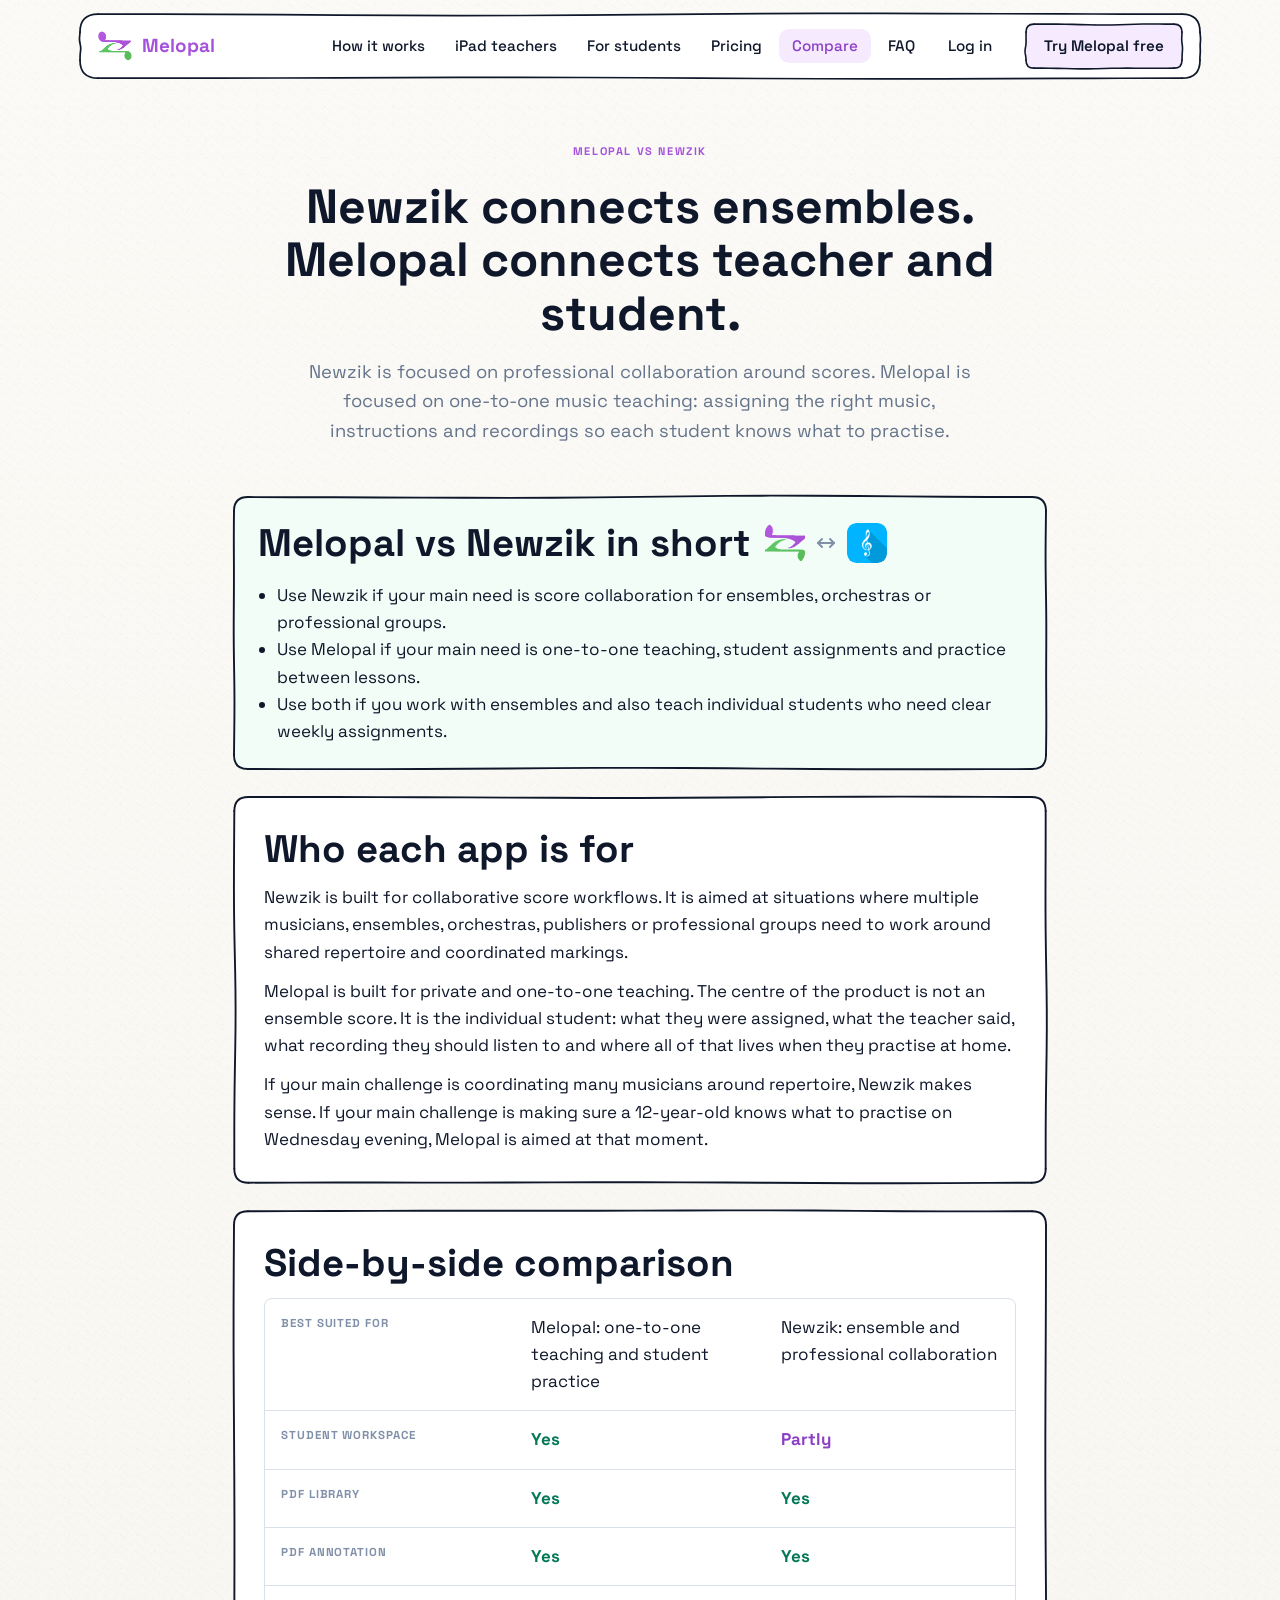
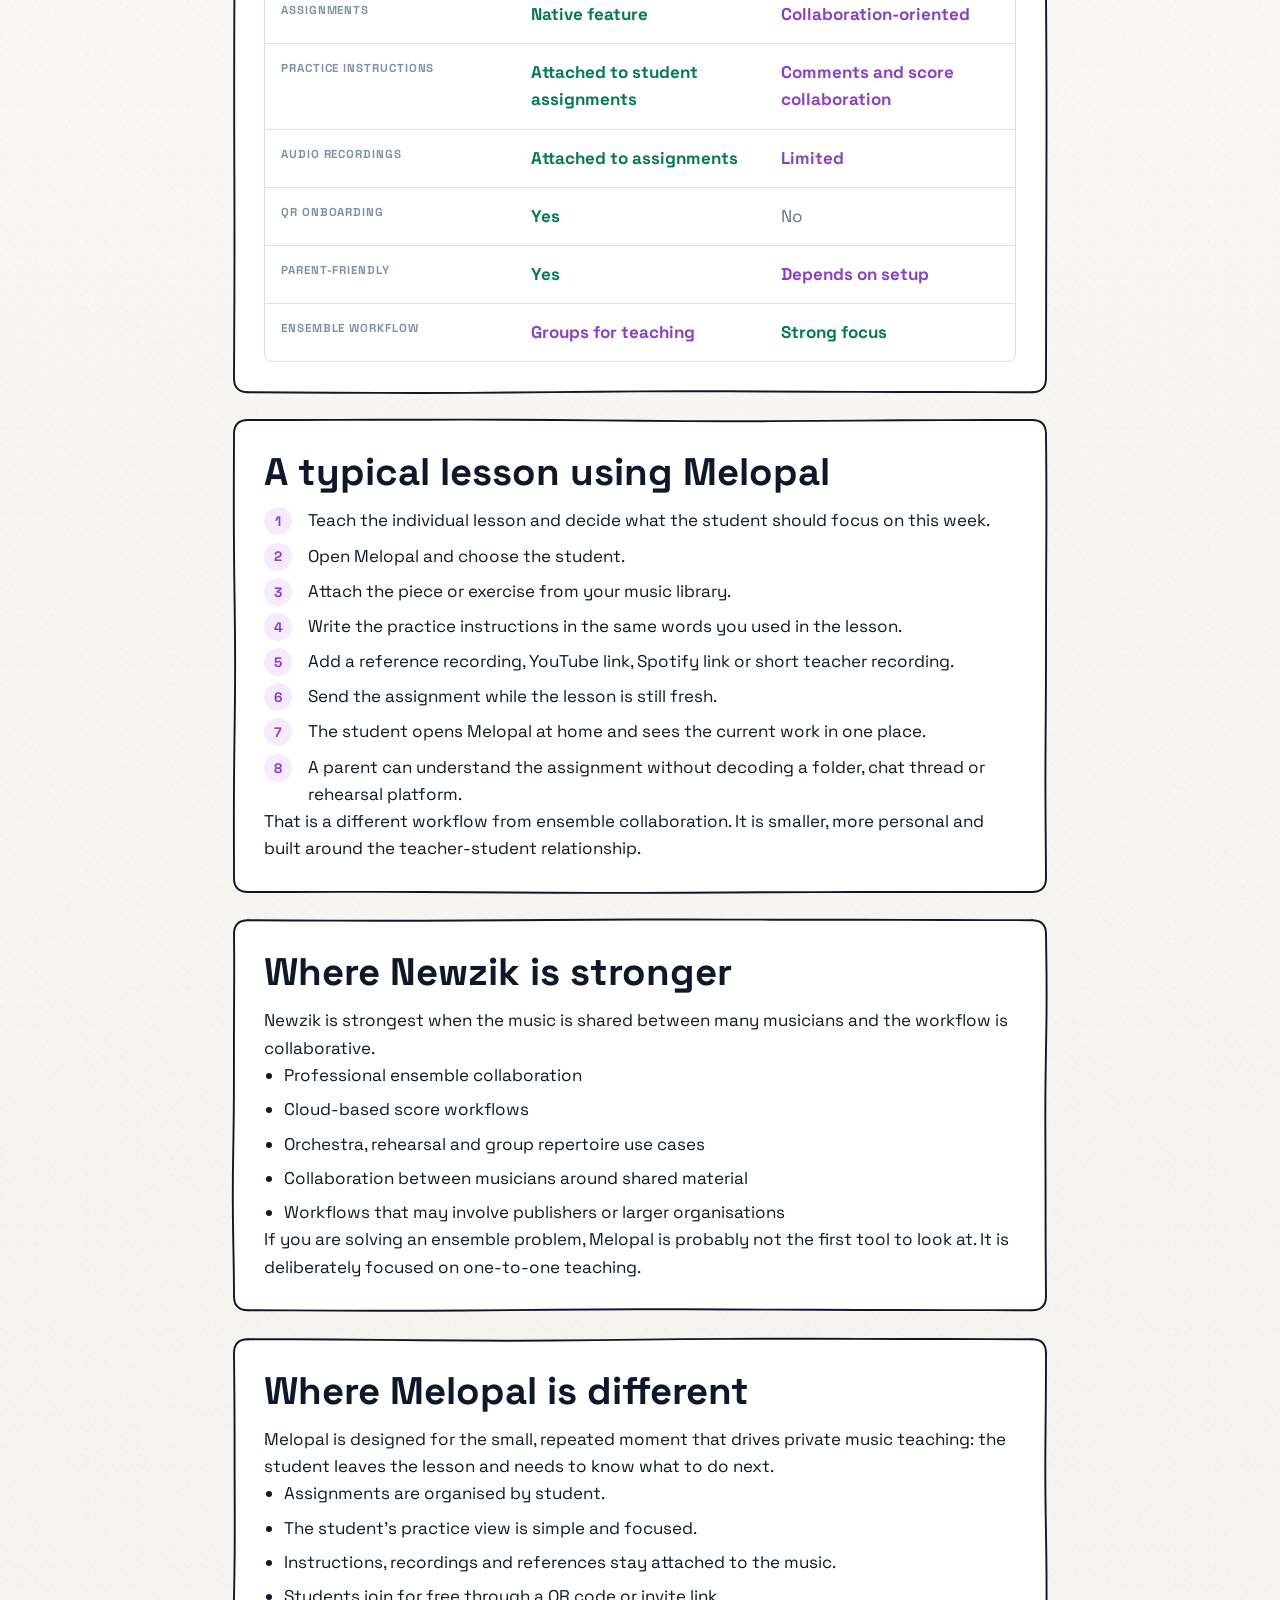
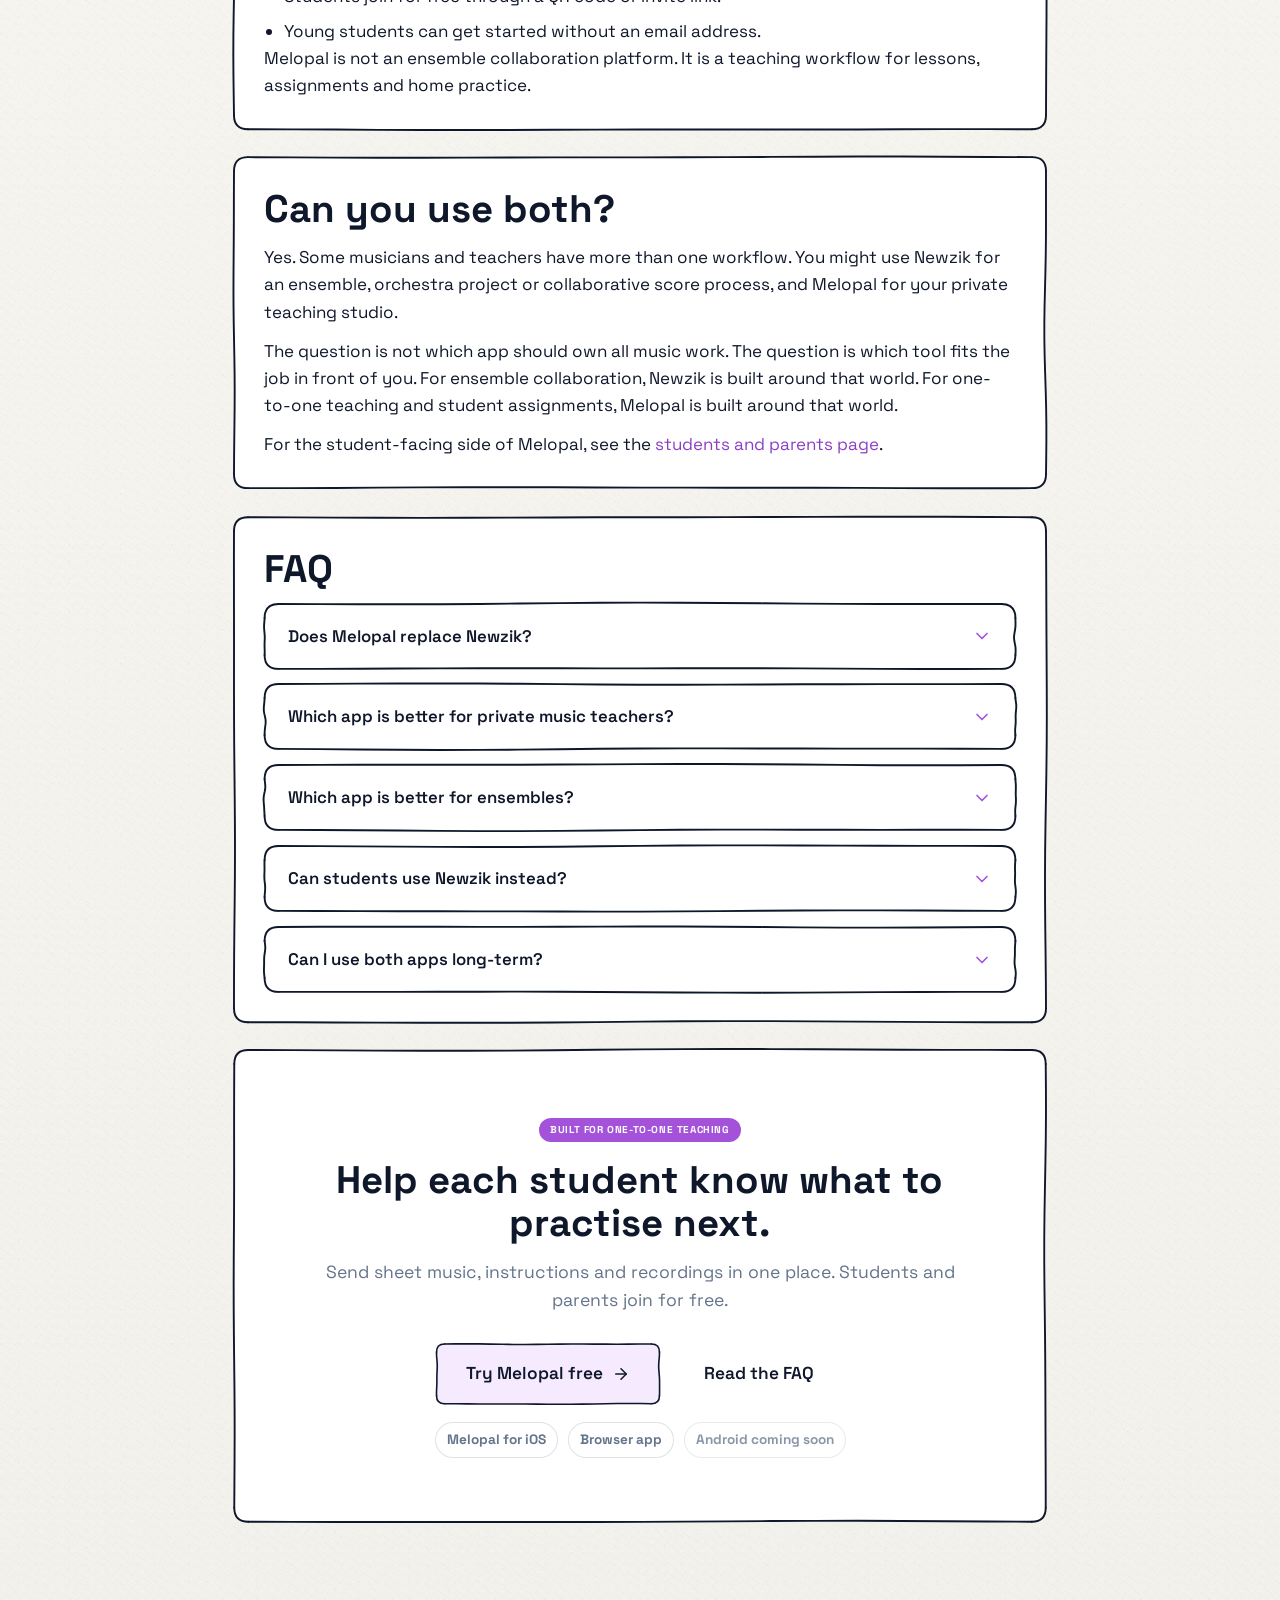
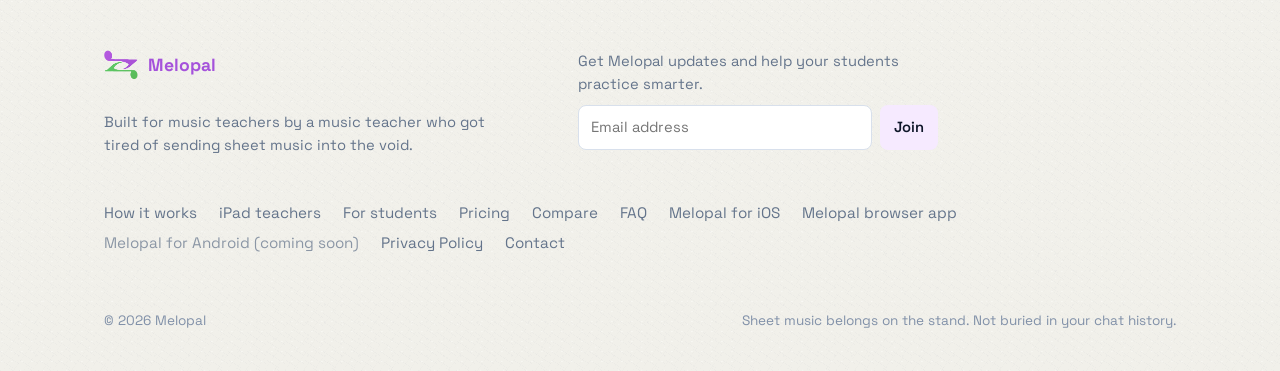
<file: compare/newzik/index.html>
<!DOCTYPE html>
<html lang="en">
<head>
<meta charset="UTF-8">
<meta name="viewport" content="width=device-width, initial-scale=1.0">
<title>Melopal vs Newzik: one-to-one teaching or ensemble collaboration?</title>
<meta name="description" content="Compare Melopal and Newzik for music teachers. Newzik is built for ensemble collaboration. Melopal is built for one-to-one lessons, assignments and student practice.">
<link rel="canonical" href="https://melopal.com/compare/newzik/">
<meta property="og:title" content="Melopal vs Newzik">
<meta property="og:description" content="A practical comparison for teachers choosing between ensemble collaboration and one-to-one teaching workflow.">
<meta property="og:url" content="https://melopal.com/compare/newzik/">
<meta property="og:image" content="https://melopal.com/assets/og-melopal.png">
<meta property="og:image:width" content="1200">
<meta property="og:image:height" content="630">
<meta property="og:type" content="website">
<meta name="twitter:card" content="summary_large_image">
<meta name="twitter:title" content="Melopal vs Newzik">
<meta name="twitter:description" content="A practical comparison for teachers choosing between ensemble collaboration and one-to-one teaching workflow.">
<meta name="twitter:image" content="https://melopal.com/assets/og-melopal.png">
<link rel="icon" type="image/png" href="/assets/logo.png">
<link rel="apple-touch-icon" href="/assets/logo.png">
<link rel="manifest" href="/site.webmanifest">
<link rel="preconnect" href="https://fonts.googleapis.com">
<link rel="preconnect" href="https://fonts.gstatic.com" crossorigin>
<link href="https://fonts.googleapis.com/css2?family=Space+Grotesk:wght@400;500;600;700&family=Caveat:wght@500;600&display=swap" rel="stylesheet">
<link rel="stylesheet" href="/assets/style.css">
<script type="application/ld+json">
{
  "@context": "https://schema.org",
  "@graph": [
    {
      "@type": "BreadcrumbList",
      "itemListElement": [
        { "@type": "ListItem", "position": 1, "name": "Home", "item": "https://melopal.com/" },
        { "@type": "ListItem", "position": 2, "name": "Compare", "item": "https://melopal.com/compare/" },
        { "@type": "ListItem", "position": 3, "name": "Melopal vs Newzik", "item": "https://melopal.com/compare/newzik/" }
      ]
    },
    {
      "@type": "FAQPage",
      "mainEntity": [
        {
          "@type": "Question",
          "name": "Does Melopal replace Newzik?",
          "acceptedAnswer": { "@type": "Answer", "text": "No. Newzik is focused on collaboration for ensembles and professional music groups. Melopal is focused on one-to-one teaching and student practice assignments." }
        },
        {
          "@type": "Question",
          "name": "Which app is better for private music teachers?",
          "acceptedAnswer": { "@type": "Answer", "text": "For one-to-one teaching, Melopal is built around students, assignments, instructions and practice between lessons. Newzik is better suited to ensemble collaboration." }
        },
        {
          "@type": "Question",
          "name": "Can I use Newzik and Melopal together?",
          "acceptedAnswer": { "@type": "Answer", "text": "Yes. A teacher can use Newzik for ensemble or collaborative repertoire and Melopal for individual student assignments." }
        }
      ]
    }
  ]
}
</script>
</head>
<body>

<svg width="0" height="0" style="position:absolute" aria-hidden="true">
  <defs>
    <symbol id="i-arrow-right" viewBox="0 0 24 24" fill="none" stroke="currentColor" stroke-width="2" stroke-linecap="round" stroke-linejoin="round"><path d="M5 12h14"/><path d="m12 5 7 7-7 7"/></symbol>
    <symbol id="i-arrow-left-right" viewBox="0 0 24 24" fill="none" stroke="currentColor" stroke-width="2" stroke-linecap="round" stroke-linejoin="round"><path d="M4 12h16"/><path d="m8 8-4 4 4 4"/><path d="m16 8 4 4-4 4"/></symbol>
    <symbol id="i-chevron-down" viewBox="0 0 24 24" fill="none" stroke="currentColor" stroke-width="2" stroke-linecap="round" stroke-linejoin="round"><path d="m6 9 6 6 6-6"/></symbol>
  </defs>
</svg>

<div class="nav-outer">
  <nav class="nav sk sk-pluck" data-jitter="1.4" data-stroke="1.7" aria-label="Main">
    <a class="brand" href="/"><img class="logo-mark" src="/assets/logo.png" alt="Melopal logo"> Melopal</a>
    <div class="links">
      <a href="/#how">How it works</a>
      <a href="/ipad">iPad teachers</a>
      <a href="/students">For students</a>
      <a href="/pricing">Pricing</a>
      <a href="/compare/" class="active">Compare</a>
      <a href="/faq">FAQ</a>
      <a class="btn btn-ghost" style="padding:9px 16px" href="https://app.melopal.com" target="_blank" rel="noopener">Log in</a>
    </div>
    <a class="btn btn-lilac cta sk sk-pluck" data-jitter="1" data-stroke="1.6" href="https://app.melopal.com/?signup=teacher" target="_blank" rel="noopener">Try Melopal free</a>
    <button class="nav-burger" aria-label="Menu"><svg viewBox="0 0 24 24" fill="none" stroke="currentColor" stroke-width="2" stroke-linecap="round"><path d="M4 6h16M4 12h16M4 18h16"/></svg></button>
  </nav>
</div>

<header class="page-hero">
  <div class="wrap" style="text-align:center">
    <span class="microlabel"><span class="lilac">Melopal vs Newzik</span></span>
    <h1 style="margin-left:auto;margin-right:auto">Newzik connects ensembles. Melopal connects teacher and student.</h1>
    <p class="lede" style="margin:0 auto">Newzik is focused on professional collaboration around scores. Melopal is focused on one-to-one music teaching: assigning the right music, instructions and recordings so each student knows what to practise.</p>
  </div>
</header>

<section style="padding-top:24px">
  <div class="wrap comparison-article">
    <div class="answer-box sk reveal">
      <div class="answer-title-row">
        <h2>Melopal vs Newzik in short</h2>
        <div class="answer-title-logos" aria-label="Melopal compared with Newzik">
          <span class="answer-logo-icon"><img src="/assets/logo.png" alt="Melopal logo"></span>
          <span class="answer-title-swap"><svg><use href="#i-arrow-left-right"/></svg></span>
          <span class="answer-logo-icon"><img src="/assets/newzik-logo.png" alt="Newzik logo"></span>
        </div>
      </div>
      <ul>
        <li>Use Newzik if your main need is score collaboration for ensembles, orchestras or professional groups.</li>
        <li>Use Melopal if your main need is one-to-one teaching, student assignments and practice between lessons.</li>
        <li>Use both if you work with ensembles and also teach individual students who need clear weekly assignments.</li>
      </ul>
    </div>

    <section class="comparison-section sk reveal">
      <h2>Who each app is for</h2>
      <p>Newzik is built for collaborative score workflows. It is aimed at situations where multiple musicians, ensembles, orchestras, publishers or professional groups need to work around shared repertoire and coordinated markings.</p>
      <p>Melopal is built for private and one-to-one teaching. The centre of the product is not an ensemble score. It is the individual student: what they were assigned, what the teacher said, what recording they should listen to and where all of that lives when they practise at home.</p>
      <p>If your main challenge is coordinating many musicians around repertoire, Newzik makes sense. If your main challenge is making sure a 12-year-old knows what to practise on Wednesday evening, Melopal is aimed at that moment.</p>
    </section>

    <section class="comparison-section sk reveal">
      <h2>Side-by-side comparison</h2>
      <div class="compare-table-wrap">
        <table class="compare-table">
          <tbody>
            <tr><th>Best suited for</th><td>Melopal: one-to-one teaching and student practice</td><td>Newzik: ensemble and professional collaboration</td></tr>
            <tr><th>Student workspace</th><td class="yes">Yes</td><td class="partial">Partly</td></tr>
            <tr><th>PDF library</th><td class="yes">Yes</td><td class="yes">Yes</td></tr>
            <tr><th>PDF annotation</th><td class="yes">Yes</td><td class="yes">Yes</td></tr>
            <tr><th>Assignments</th><td class="yes">Native feature</td><td class="partial">Collaboration-oriented</td></tr>
            <tr><th>Practice instructions</th><td class="yes">Attached to student assignments</td><td class="partial">Comments and score collaboration</td></tr>
            <tr><th>Audio recordings</th><td class="yes">Attached to assignments</td><td class="partial">Limited</td></tr>
            <tr><th>QR onboarding</th><td class="yes">Yes</td><td class="no">No</td></tr>
            <tr><th>Parent-friendly</th><td class="yes">Yes</td><td class="partial">Depends on setup</td></tr>
            <tr><th>Ensemble workflow</th><td class="partial">Groups for teaching</td><td class="yes">Strong focus</td></tr>
          </tbody>
        </table>
      </div>
    </section>

    <section class="comparison-section sk reveal">
      <h2>A typical lesson using Melopal</h2>
      <ol class="workflow-list">
        <li>Teach the individual lesson and decide what the student should focus on this week.</li>
        <li>Open Melopal and choose the student.</li>
        <li>Attach the piece or exercise from your music library.</li>
        <li>Write the practice instructions in the same words you used in the lesson.</li>
        <li>Add a reference recording, YouTube link, Spotify link or short teacher recording.</li>
        <li>Send the assignment while the lesson is still fresh.</li>
        <li>The student opens Melopal at home and sees the current work in one place.</li>
        <li>A parent can understand the assignment without decoding a folder, chat thread or rehearsal platform.</li>
      </ol>
      <p>That is a different workflow from ensemble collaboration. It is smaller, more personal and built around the teacher-student relationship.</p>
    </section>

    <section class="comparison-section sk reveal">
      <h2>Where Newzik is stronger</h2>
      <p>Newzik is strongest when the music is shared between many musicians and the workflow is collaborative.</p>
      <ul>
        <li>Professional ensemble collaboration</li>
        <li>Cloud-based score workflows</li>
        <li>Orchestra, rehearsal and group repertoire use cases</li>
        <li>Collaboration between musicians around shared material</li>
        <li>Workflows that may involve publishers or larger organisations</li>
      </ul>
      <p>If you are solving an ensemble problem, Melopal is probably not the first tool to look at. It is deliberately focused on one-to-one teaching.</p>
    </section>

    <section class="comparison-section sk reveal">
      <h2>Where Melopal is different</h2>
      <p>Melopal is designed for the small, repeated moment that drives private music teaching: the student leaves the lesson and needs to know what to do next.</p>
      <ul>
        <li>Assignments are organised by student.</li>
        <li>The student's practice view is simple and focused.</li>
        <li>Instructions, recordings and references stay attached to the music.</li>
        <li>Students join for free through a QR code or invite link.</li>
        <li>Young students can get started without an email address.</li>
      </ul>
      <p>Melopal is not an ensemble collaboration platform. It is a teaching workflow for lessons, assignments and home practice.</p>
    </section>

    <section class="comparison-section sk reveal">
      <h2>Can you use both?</h2>
      <p>Yes. Some musicians and teachers have more than one workflow. You might use Newzik for an ensemble, orchestra project or collaborative score process, and Melopal for your private teaching studio.</p>
      <p>The question is not which app should own all music work. The question is which tool fits the job in front of you. For ensemble collaboration, Newzik is built around that world. For one-to-one teaching and student assignments, Melopal is built around that world.</p>
      <p>For the student-facing side of Melopal, see the <a href="/students">students and parents page</a>.</p>
    </section>

    <section class="comparison-section sk reveal">
      <h2>FAQ</h2>
      <div class="faq-list">
        <details class="faq-item sk">
          <summary>Does Melopal replace Newzik?<svg class="chev"><use href="#i-chevron-down"/></svg></summary>
          <div class="faq-body"><p>No. Newzik is focused on collaborative score workflows. Melopal is focused on one-to-one teaching and student practice assignments.</p></div>
        </details>
        <details class="faq-item sk">
          <summary>Which app is better for private music teachers?<svg class="chev"><use href="#i-chevron-down"/></svg></summary>
          <div class="faq-body"><p>For private one-to-one teaching, Melopal is more directly focused on the everyday workflow: assignments, instructions, recordings and students.</p></div>
        </details>
        <details class="faq-item sk">
          <summary>Which app is better for ensembles?<svg class="chev"><use href="#i-chevron-down"/></svg></summary>
          <div class="faq-body"><p>Newzik is the better fit when the central problem is ensemble collaboration around shared repertoire.</p></div>
        </details>
        <details class="faq-item sk">
          <summary>Can students use Newzik instead?<svg class="chev"><use href="#i-chevron-down"/></svg></summary>
          <div class="faq-body"><p>For ensemble or advanced collaborative settings, maybe. For most individual students, a focused Melopal assignment is simpler: this piece, these instructions, these recordings.</p></div>
        </details>
        <details class="faq-item sk">
          <summary>Can I use both apps long-term?<svg class="chev"><use href="#i-chevron-down"/></svg></summary>
          <div class="faq-body"><p>Yes. Use Newzik where collaboration is the job, and Melopal where individual teaching and home practice are the job.</p></div>
        </details>
      </div>
    </section>

    <section class="cta-band sk reveal" data-double>
      <span class="pill pill-lilac">Built for one-to-one teaching</span>
      <h2>Help each student know what to practise next.</h2>
      <p>Send sheet music, instructions and recordings in one place. Students and parents join for free.</p>
      <div class="hero-ctas">
        <a class="btn btn-lilac btn-lg sk sk-pluck" data-jitter="1.2" href="https://app.melopal.com/?signup=teacher" target="_blank" rel="noopener">Try Melopal free <svg><use href="#i-arrow-right"/></svg></a>
        <a class="btn btn-ghost btn-lg" href="/faq">Read the FAQ</a>
      </div>
      <div class="app-options" aria-label="Melopal app options">
        <a href="https://apps.apple.com/us/app/melopal-teach/id6781260872" target="_blank" rel="noopener">Melopal for iOS</a>
        <a href="https://app.melopal.com/" target="_blank" rel="noopener">Browser app</a>
        <span>Android coming soon</span>
      </div>
    </section>
  </div>
</section>

<footer>
  <div class="wrap foot">
    <div>
      <div class="brand"><img class="logo-mark" src="/assets/logo.png" alt="Melopal logo"> Melopal</div>
      <p class="muted small mt-8" style="max-width:26em">Built for music teachers by a music teacher who got tired of sending sheet music into the void.</p>
      <form class="footer-signup" action="/api/subscribe" method="post" data-signup-form>
        <label for="footer-signup-email">Get Melopal updates and help your students practice smarter.</label>
        <div class="footer-signup-row">
          <input id="footer-signup-email" type="email" name="email" autocomplete="email" placeholder="Email address" required>
          <button class="btn btn-lilac" type="submit">Join</button>
        </div>
        <input class="hp-field" type="text" name="website" tabindex="-1" autocomplete="off" aria-hidden="true">
        <input type="hidden" name="consentText" value="Send me Melopal product updates and teaching workflow ideas.">
        <p class="footer-signup-status" data-signup-status aria-live="polite"></p>
      </form>
    </div>
    <nav aria-label="Footer">
      <a href="/#how">How it works</a>
      <a href="/ipad">iPad teachers</a>
      <a href="/students">For students</a>
      <a href="/pricing">Pricing</a>
      <a href="/compare/">Compare</a>
      <a href="/faq">FAQ</a>
      <a href="https://apps.apple.com/us/app/melopal-teach/id6781260872" target="_blank" rel="noopener">Melopal for iOS</a>
      <a href="https://app.melopal.com/" target="_blank" rel="noopener">Melopal browser app</a>
      <span class="footer-disabled">Melopal for Android (coming soon)</span>
      <a href="/privacy-policy/">Privacy Policy</a>
      <a href="/contact">Contact</a>
    </nav>
    <div class="legal">
      <span>© <span data-year>2026</span> Melopal</span>
      <span>Sheet music belongs on the stand. Not buried in your chat history.</span>
    </div>
  </div>
</footer>

<script src="/assets/melopal.js"></script>
</body>
</html>
</file>
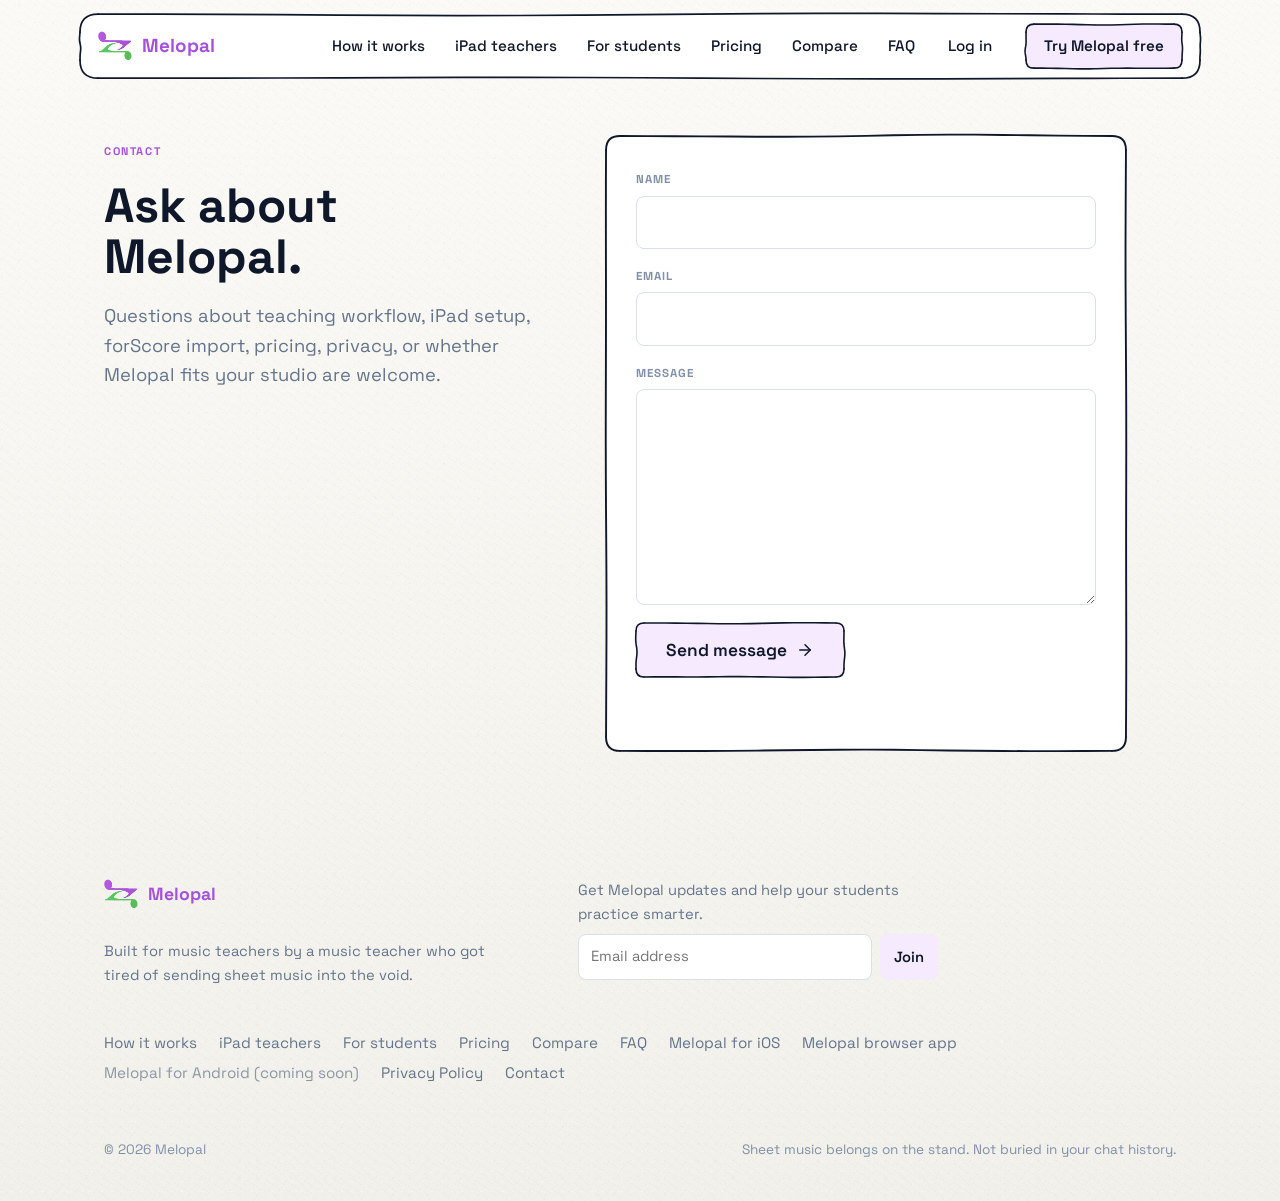
<file: contact.html>
<!DOCTYPE html>
<html lang="en">
<head>
<meta charset="UTF-8">
<meta name="viewport" content="width=device-width, initial-scale=1.0">
<title>Contact Melopal</title>
<meta name="description" content="Contact Melopal with questions about music teaching, pricing, privacy, iPad workflows, forScore import, or student assignments.">
<link rel="canonical" href="https://melopal.com/contact">
<meta property="og:title" content="Contact Melopal">
<meta property="og:description" content="Ask a question about Melopal, music teaching workflows, pricing, privacy, iPad workflows or student assignments.">
<meta property="og:url" content="https://melopal.com/contact">
<meta property="og:image" content="https://melopal.com/assets/og-melopal.png">
<meta property="og:image:width" content="1200">
<meta property="og:image:height" content="630">
<meta property="og:type" content="website">
<meta name="twitter:card" content="summary_large_image">
<meta name="twitter:title" content="Contact Melopal">
<meta name="twitter:description" content="Ask a question about Melopal, music teaching workflows, pricing, privacy, iPad workflows or student assignments.">
<meta name="twitter:image" content="https://melopal.com/assets/og-melopal.png">
<link rel="icon" type="image/png" href="assets/logo.png">
<link rel="apple-touch-icon" href="/assets/logo.png">
<link rel="manifest" href="/site.webmanifest">
<link rel="preconnect" href="https://fonts.googleapis.com">
<link rel="preconnect" href="https://fonts.gstatic.com" crossorigin>
<link href="https://fonts.googleapis.com/css2?family=Space+Grotesk:wght@400;500;600;700&family=Caveat:wght@500;600&display=swap" rel="stylesheet">
<link rel="stylesheet" href="assets/style.css">
<script type="application/ld+json">
{
  "@context": "https://schema.org",
  "@type": "BreadcrumbList",
  "itemListElement": [
    { "@type": "ListItem", "position": 1, "name": "Home", "item": "https://melopal.com/" },
    { "@type": "ListItem", "position": 2, "name": "Contact", "item": "https://melopal.com/contact" }
  ]
}
</script>
</head>
<body>

<svg width="0" height="0" style="position:absolute" aria-hidden="true">
  <defs>
    <symbol id="i-arrow-right" viewBox="0 0 24 24" fill="none" stroke="currentColor" stroke-width="2" stroke-linecap="round" stroke-linejoin="round"><path d="M5 12h14"/><path d="m12 5 7 7-7 7"/></symbol>
  </defs>
</svg>

<div class="nav-outer">
  <nav class="nav sk sk-pluck" data-jitter="1.4" data-stroke="1.7" aria-label="Main">
    <a class="brand" href="/"><img class="logo-mark" src="assets/logo.png" alt="Melopal logo"> Melopal</a>
    <div class="links">
      <a href="/#how">How it works</a>
      <a href="/ipad">iPad teachers</a>
      <a href="/students">For students</a>
      <a href="/pricing">Pricing</a>
      <a href="/compare/">Compare</a>
      <a href="/faq">FAQ</a>
      <a class="btn btn-ghost" style="padding:9px 16px" href="https://app.melopal.com" target="_blank" rel="noopener">Log in</a>
    </div>
    <a class="btn btn-lilac cta sk sk-pluck" data-jitter="1" data-stroke="1.6" href="https://app.melopal.com" target="_blank" rel="noopener">Try Melopal free</a>
    <button class="nav-burger" aria-label="Menu"><svg viewBox="0 0 24 24" fill="none" stroke="currentColor" stroke-width="2" stroke-linecap="round"><path d="M4 6h16M4 12h16M4 18h16"/></svg></button>
  </nav>
</div>

<section class="legal-section">
  <div class="wrap">
    <div class="contact-layout">
      <div>
        <span class="microlabel"><span class="lilac">Contact</span></span>
        <h1>Ask about Melopal.</h1>
        <p class="lede">Questions about teaching workflow, iPad setup, forScore import, pricing, privacy, or whether Melopal fits your studio are welcome.</p>
      </div>

      <form class="contact-form sk" data-contact-form action="/api/contact" method="post">
        <label>
          <span>Name</span>
          <input name="name" autocomplete="name" required>
        </label>
        <label>
          <span>Email</span>
          <input name="email" type="email" autocomplete="email" required>
        </label>
        <label class="contact-hidden" aria-hidden="true">
          <span>Website</span>
          <input name="website" tabindex="-1" autocomplete="off">
        </label>
        <label>
          <span>Message</span>
          <textarea name="message" rows="7" required></textarea>
        </label>
        <button class="btn btn-lilac btn-lg sk sk-pluck" data-jitter="1.2" type="submit">Send message <svg><use href="#i-arrow-right"/></svg></button>
        <p class="form-status" data-contact-status role="status" aria-live="polite"></p>
      </form>
    </div>
  </div>
</section>

<footer>
  <div class="wrap foot">
    <div>
      <div class="brand"><img class="logo-mark" src="assets/logo.png" alt="Melopal logo"> Melopal</div>
      <p class="muted small mt-8" style="max-width:26em">Built for music teachers by a music teacher who got tired of sending sheet music into the void.</p>
      <form class="footer-signup" action="/api/subscribe" method="post" data-signup-form>
        <label for="footer-signup-email">Get Melopal updates and help your students practice smarter.</label>
        <div class="footer-signup-row">
          <input id="footer-signup-email" type="email" name="email" autocomplete="email" placeholder="Email address" required>
          <button class="btn btn-lilac" type="submit">Join</button>
        </div>
        <input class="hp-field" type="text" name="website" tabindex="-1" autocomplete="off" aria-hidden="true">
        <input type="hidden" name="consentText" value="Send me Melopal product updates and teaching workflow ideas.">
        <p class="footer-signup-status" data-signup-status aria-live="polite"></p>
      </form>
    </div>
    <nav aria-label="Footer">
      <a href="/#how">How it works</a>
      <a href="/ipad">iPad teachers</a>
      <a href="/students">For students</a>
      <a href="/pricing">Pricing</a>
      <a href="/compare/">Compare</a>
      <a href="/faq">FAQ</a>
      <a href="https://apps.apple.com/us/app/melopal-teach/id6781260872" target="_blank" rel="noopener">Melopal for iOS</a>
      <a href="https://app.melopal.com/" target="_blank" rel="noopener">Melopal browser app</a>
      <span class="footer-disabled">Melopal for Android (coming soon)</span>
      <a href="/privacy-policy/">Privacy Policy</a>
      <a href="/contact">Contact</a>
    </nav>
    <div class="legal">
      <span>© <span data-year>2026</span> Melopal</span>
      <span>Sheet music belongs on the stand. Not buried in your chat history.</span>
    </div>
  </div>
</footer>

<script src="assets/melopal.js"></script>
</body>
</html>
</file>
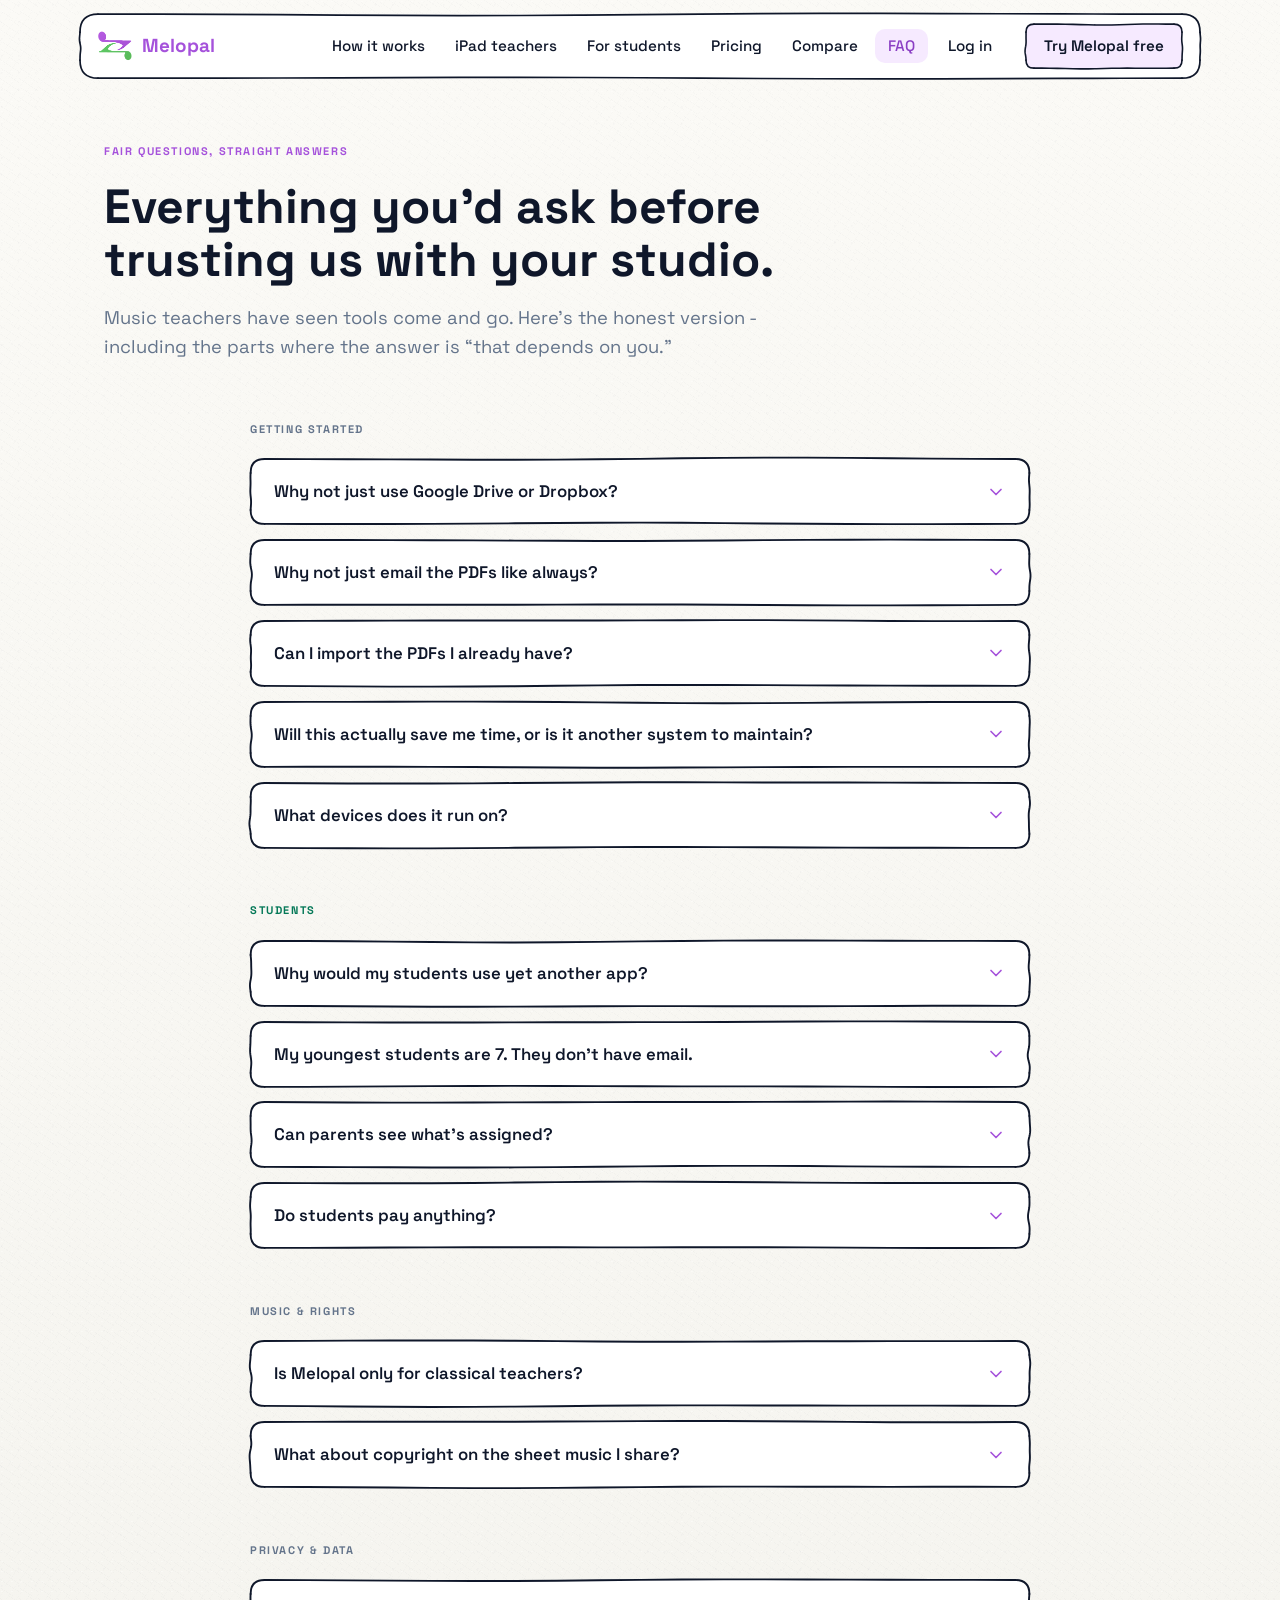
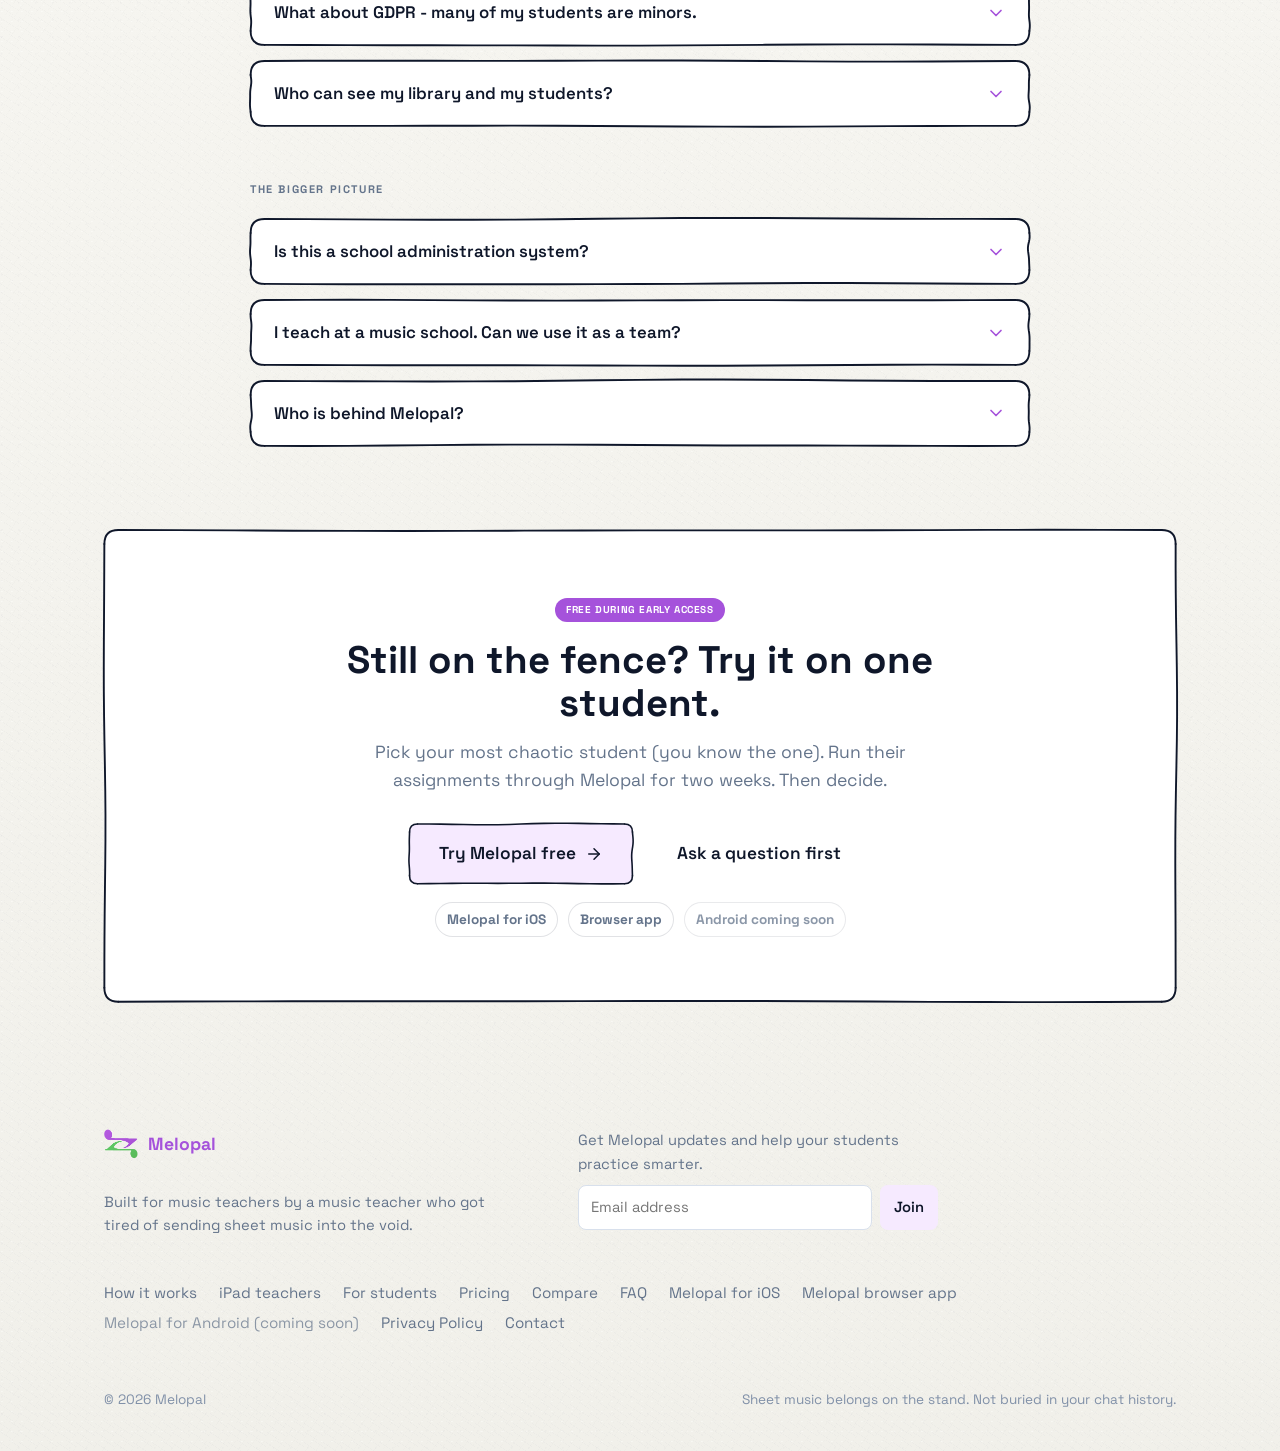
<file: faq.html>
<!DOCTYPE html>
<html lang="en">
<head>
<meta charset="UTF-8">
<meta name="viewport" content="width=device-width, initial-scale=1.0">
<title>Melopal FAQ - honest answers for skeptical music teachers</title>
<meta name="description" content="Why not Google Drive? What about copyright and GDPR? Will students actually use it? Every fair objection to Melopal, answered straight.">
<link rel="canonical" href="https://melopal.com/faq">
<meta property="og:title" content="Melopal FAQ">
<meta property="og:description" content="Straight answers about Melopal, sheet music, students, privacy, copyright, devices and teaching workflow.">
<meta property="og:url" content="https://melopal.com/faq">
<meta property="og:image" content="https://melopal.com/assets/og-melopal.png">
<meta property="og:image:width" content="1200">
<meta property="og:image:height" content="630">
<meta property="og:type" content="website">
<meta name="twitter:card" content="summary_large_image">
<meta name="twitter:title" content="Melopal FAQ">
<meta name="twitter:description" content="Straight answers about Melopal, sheet music, students, privacy, copyright, devices and teaching workflow.">
<meta name="twitter:image" content="https://melopal.com/assets/og-melopal.png">
<link rel="icon" type="image/png" href="assets/logo.png">
<link rel="apple-touch-icon" href="/assets/logo.png">
<link rel="manifest" href="/site.webmanifest">
<link rel="preconnect" href="https://fonts.googleapis.com">
<link rel="preconnect" href="https://fonts.gstatic.com" crossorigin>
<link href="https://fonts.googleapis.com/css2?family=Space+Grotesk:wght@400;500;600;700&family=Caveat:wght@500;600&display=swap" rel="stylesheet">
<link rel="stylesheet" href="assets/style.css">
<script type="application/ld+json">
{
  "@context": "https://schema.org",
  "@graph": [
    {
      "@type": "BreadcrumbList",
      "itemListElement": [
        { "@type": "ListItem", "position": 1, "name": "Home", "item": "https://melopal.com/" },
        { "@type": "ListItem", "position": 2, "name": "FAQ", "item": "https://melopal.com/faq" }
      ]
    },
    {
      "@type": "FAQPage",
      "mainEntity": [
        {
          "@type": "Question",
          "name": "Why not just use Google Drive or Dropbox?",
          "acceptedAnswer": {
            "@type": "Answer",
            "text": "Drive stores files; it does not teach. Melopal keeps each student's current assignment, instructions, voice notes, references and student view connected."
          }
        },
        {
          "@type": "Question",
          "name": "Why not just email the PDFs like always?",
          "acceptedAnswer": {
            "@type": "Answer",
            "text": "Email works once, then attachments and instructions get buried. Melopal keeps the piece, instructions and references together for each student."
          }
        },
        {
          "@type": "Question",
          "name": "Can I import the PDFs I already have?",
          "acceptedAnswer": {
            "@type": "Answer",
            "text": "Yes. You can bulk-upload PDFs, scan paper with your phone camera, or import forScore files including setlists."
          }
        },
        {
          "@type": "Question",
          "name": "What devices does it run on?",
          "acceptedAnswer": {
            "@type": "Answer",
            "text": "Melopal runs in the browser on laptops, tablets and phones. The iOS app is live, and the Android app is in the making."
          }
        },
        {
          "@type": "Question",
          "name": "Do students pay anything?",
          "acceptedAnswer": {
            "@type": "Answer",
            "text": "No. Teachers are the customer; students and parents join for free."
          }
        }
      ]
    }
  ]
}
</script>
</head>
<body>

<svg width="0" height="0" style="position:absolute" aria-hidden="true">
  <defs>
    <symbol id="i-arrow-right" viewBox="0 0 24 24" fill="none" stroke="currentColor" stroke-width="2" stroke-linecap="round" stroke-linejoin="round"><path d="M5 12h14"/><path d="m12 5 7 7-7 7"/></symbol>
    <symbol id="i-chevron-down" viewBox="0 0 24 24" fill="none" stroke="currentColor" stroke-width="2" stroke-linecap="round" stroke-linejoin="round"><path d="m6 9 6 6 6-6"/></symbol>
  </defs>
</svg>

<div class="nav-outer">
  <nav class="nav sk sk-pluck" data-jitter="1.4" data-stroke="1.7" aria-label="Main">
    <a class="brand" href="/"><img class="logo-mark" src="assets/logo.png" alt="Melopal logo"> Melopal</a>
    <div class="links">
      <a href="/#how">How it works</a>
      <a href="/ipad">iPad teachers</a>
      <a href="/students">For students</a>
      <a href="/pricing">Pricing</a>
      <a href="/compare/">Compare</a>
      <a href="/faq" class="active">FAQ</a>
      <a class="btn btn-ghost" style="padding:9px 16px" href="https://app.melopal.com" target="_blank" rel="noopener">Log in</a>
    </div>
    <a class="btn btn-lilac cta sk sk-pluck" data-jitter="1" data-stroke="1.6" href="https://app.melopal.com" target="_blank" rel="noopener">Try Melopal free</a>
    <button class="nav-burger" aria-label="Menu"><svg viewBox="0 0 24 24" fill="none" stroke="currentColor" stroke-width="2" stroke-linecap="round"><path d="M4 6h16M4 12h16M4 18h16"/></svg></button>
  </nav>
</div>

<header class="page-hero">
  <div class="wrap">
    <span class="microlabel"><span class="lilac">Fair questions, straight answers</span></span>
    <h1>Everything you’d ask before trusting us with your studio.</h1>
    <p class="lede">Music teachers have seen tools come and go. Here’s the honest version - including the parts where the answer is “that depends on you.”</p>
  </div>
</header>

<section style="padding-top:24px">
  <div class="wrap">

    <div class="sec-head reveal" style="max-width:780px;margin:0 auto 18px">
      <span class="microlabel">Getting started</span>
    </div>
    <div class="faq-list" style="margin-bottom:48px">
      <details class="faq-item sk reveal">
        <summary>Why not just use Google Drive or Dropbox?<svg class="chev"><use href="#i-chevron-down"/></svg></summary>
        <div class="faq-body"><p>Drive stores files; it doesn’t teach. There’s no “this is what Emma practices this week,” no instructions attached to the piece, no voice note, no status, no student view that makes sense to a 10-year-old. You’d have to build all of that with folder names and willpower - which is exactly the system that’s failing now.</p></div>
      </details>
      <details class="faq-item sk reveal">
        <summary>Why not just email the PDFs like always?<svg class="chev"><use href="#i-chevron-down"/></svg></summary>
        <div class="faq-body"><p>Email works - once. Then the attachment is buried under thirty newer emails, the instructions live in a different thread than the file, and you genuinely can’t remember if you sent the corrected version. Multiply by every student, every week. Email is where assignments go to be forgotten.</p></div>
      </details>
      <details class="faq-item sk reveal">
        <summary>Can I import the PDFs I already have?<svg class="chev"><use href="#i-chevron-down"/></svg></summary>
        <div class="faq-body"><p>Yes - that’s the whole first step. Bulk-upload PDFs, scan paper with your phone camera, or import forScore files including setlists. Your library is searchable by title, composer and tags. See <a href="/ipad">iPad &amp; forScore</a> for the details.</p></div>
      </details>
      <details class="faq-item sk reveal">
        <summary>Will this actually save me time, or is it another system to maintain?<svg class="chev"><use href="#i-chevron-down"/></svg></summary>
        <div class="faq-body"><p>Honest answer: it’s one (short) evening of setup to get your most important sheet music in and creating student invites. After that, an assignment is about 30 seconds, which replaces the message you’d send anyway plus the re-sends and the “what page?” follow-ups.</p><p>Or, import sheet music on the fly during lesson via Dropbox or forScore and assign right away.</p><p>If a new tool added more admin work to your week, you’d drop it by Friday. So would we.</p></div>
      </details>
      <details class="faq-item sk reveal">
        <summary>What devices does it run on?<svg class="chev"><use href="#i-chevron-down"/></svg></summary>
        <div class="faq-body"><p>Melopal runs in the browser on anything - laptop, iPad, phone. There are iOS &amp; Android apps too: the <a href="https://apps.apple.com/us/app/melopal-teach/id6781260872" target="_blank" rel="noopener">iOS app</a> is live, and the Android app is in the making. The apps add the camera scanner for getting paper music into your library. Students mostly live on their phones; it’s built for that.</p></div>
      </details>
    </div>

    <div class="sec-head reveal" style="max-width:780px;margin:0 auto 18px">
      <span class="microlabel"><span class="green">Students</span></span>
    </div>
    <div class="faq-list" style="margin-bottom:48px">
      <details class="faq-item sk reveal">
        <summary>Why would my students use yet another app?<svg class="chev"><use href="#i-chevron-down"/></svg></summary>
        <div class="faq-body"><p>Because it’s not “another app” to them - it’s the only place their music exists. They’re not choosing between Melopal and nothing; they’re choosing between Melopal and digging through four chats. Joining is one QR scan in your lesson, and after that the path of least resistance finally points toward practicing.</p></div>
      </details>
      <details class="faq-item sk reveal">
        <summary>My youngest students are 7. They don’t have email.<svg class="chev"><use href="#i-chevron-down"/></svg></summary>
        <div class="faq-body"><p>They don’t need it. You add a student with just a name and instrument; the email is optional and can be added later - typically a parent’s. The invite is a QR code or a link a parent can open. Built for real studios, where half the roster is under 12.</p></div>
      </details>
      <details class="faq-item sk reveal">
        <summary>Can parents see what’s assigned?<svg class="chev"><use href="#i-chevron-down"/></svg></summary>
        <div class="faq-body"><p>Yes - for young students it’s usually a parent’s device the invite lands on, and the assignment view is plain enough that any parent instantly gets it: this piece, these bars, this recording. The “what was Emma supposed to practice?” text retires. See <a href="/students">the student side</a>.</p><p>A student account can also have two email addresses on it - so the student and a parent can each log in from their own device, looking at the same assignments.</p></div>
      </details>
      <details class="faq-item sk reveal">
        <summary>Do students pay anything?<svg class="chev"><use href="#i-chevron-down"/></svg></summary>
        <div class="faq-body"><p>No. Teachers are the customer; students and parents ride free. <a href="/pricing">Pricing details here.</a></p></div>
      </details>
    </div>

    <div class="sec-head reveal" style="max-width:780px;margin:0 auto 18px">
      <span class="microlabel">Music &amp; rights</span>
    </div>
    <div class="faq-list" style="margin-bottom:48px">
      <details class="faq-item sk reveal">
        <summary>Is Melopal only for classical teachers?<svg class="chev"><use href="#i-chevron-down"/></svg></summary>
        <div class="faq-body"><p>No. If your teaching involves anything on paper or PDF - lead sheets, tabs, charts, method books, your own exercises, exam pieces - Melopal works the same. Jazz, pop, folk, brass band, choir: an assignment is an assignment.</p></div>
      </details>
      <details class="faq-item sk reveal">
        <summary>What about copyright on the sheet music I share?<svg class="chev"><use href="#i-chevron-down"/></svg></summary>
        <div class="faq-body">
          <p>The same rules apply as with photocopies, email or Drive today: what you may share with your own students depends on the licenses and copyright law in your country. Melopal doesn’t change your rights or responsibilities - it changes where the file lives.</p>
          <p>What Melopal does do: your library is private to you, and music reaches only the specific students you assign it to - there’s no public sharing, no open folders. That’s a tighter ship than a link-shared cloud folder.</p>
        </div>
      </details>
    </div>

    <div class="sec-head reveal" style="max-width:780px;margin:0 auto 18px">
      <span class="microlabel">Privacy &amp; data</span>
    </div>
    <div class="faq-list" style="margin-bottom:48px">
      <details class="faq-item sk reveal">
        <summary>What about GDPR - many of my students are minors.<svg class="chev"><use href="#i-chevron-down"/></svg></summary>
        <div class="faq-body">
          <p>Melopal is built data-minimal by design: a student can exist as just a first name and an instrument. No email, no birthday, no photos required. Invites are private, per-student links that you control.</p>
          <p>You stay in control of your studio: you add students, you archive them, and your library and assignments aren’t visible to anyone you haven’t invited.</p>
        </div>
      </details>
      <details class="faq-item sk reveal">
        <summary>Who can see my library and my students?<svg class="chev"><use href="#i-chevron-down"/></svg></summary>
        <div class="faq-body"><p>You, and only you. Students see exactly what you assign to them - nothing else. There’s no social layer, no discovery feed, no other teachers browsing your material.</p></div>
      </details>
    </div>

    <div class="sec-head reveal" style="max-width:780px;margin:0 auto 18px">
      <span class="microlabel">The bigger picture</span>
    </div>
    <div class="faq-list">
      <details class="faq-item sk reveal">
        <summary>Is this a school administration system?<svg class="chev"><use href="#i-chevron-down"/></svg></summary>
        <div class="faq-body"><p>Deliberately not. No invoicing, no scheduling, no attendance, no parent portals with seventeen tabs. Melopal does one job extremely well: your students always know what to practice, with the right music and instructions in one place. The heavy admin systems can keep their meetings.</p></div>
      </details>
      <details class="faq-item sk reveal">
        <summary>I teach at a music school. Can we use it as a team?<svg class="chev"><use href="#i-chevron-down"/></svg></summary>
        <div class="faq-body"><p>Individual teachers at music schools use Melopal for their own studios today. Proper school features - shared libraries, admin overview, integrations with school systems - are on the longer-term map. If that’s you, <a href="/contact">say hello</a>; school needs are being shaped by exactly these conversations.</p></div>
      </details>
      <details class="faq-item sk reveal">
        <summary>Who is behind Melopal?<svg class="chev"><use href="#i-chevron-down"/></svg></summary>
        <div class="faq-body"><p>A working music teacher who lived the WhatsApp-PDF chaos for years and finally built the tool he couldn’t buy. Melopal is shaped in real lessons, with real students, every week - which is why it does less than the big platforms, on purpose.</p></div>
      </details>
    </div>

  </div>
</section>

<section style="padding-top:12px">
  <div class="wrap">
    <div class="cta-band sk reveal" data-double>
      <span class="pill pill-lilac">Free during early access</span>
      <h2>Still on the fence? Try it on one student.</h2>
      <p>Pick your most chaotic student (you know the one). Run their assignments through Melopal for two weeks. Then decide.</p>
      <div class="hero-ctas">
        <a class="btn btn-lilac btn-lg sk sk-pluck" data-jitter="1.2" href="https://app.melopal.com" target="_blank" rel="noopener">Try Melopal free <svg><use href="#i-arrow-right"/></svg></a>
        <a class="btn btn-ghost btn-lg" href="/contact">Ask a question first</a>
      </div>
      <div class="app-options" aria-label="Melopal app options">
        <a href="https://apps.apple.com/us/app/melopal-teach/id6781260872" target="_blank" rel="noopener">Melopal for iOS</a>
        <a href="https://app.melopal.com/" target="_blank" rel="noopener">Browser app</a>
        <span>Android coming soon</span>
      </div>
    </div>
  </div>
</section>

<footer>
  <div class="wrap foot">
    <div>
      <div class="brand"><img class="logo-mark" src="assets/logo.png" alt="Melopal logo"> Melopal</div>
      <p class="muted small mt-8" style="max-width:26em">Built for music teachers by a music teacher who got tired of sending sheet music into the void.</p>
      <form class="footer-signup" action="/api/subscribe" method="post" data-signup-form>
        <label for="footer-signup-email">Get Melopal updates and help your students practice smarter.</label>
        <div class="footer-signup-row">
          <input id="footer-signup-email" type="email" name="email" autocomplete="email" placeholder="Email address" required>
          <button class="btn btn-lilac" type="submit">Join</button>
        </div>
        <input class="hp-field" type="text" name="website" tabindex="-1" autocomplete="off" aria-hidden="true">
        <input type="hidden" name="consentText" value="Send me Melopal product updates and teaching workflow ideas.">
        <p class="footer-signup-status" data-signup-status aria-live="polite"></p>
      </form>
    </div>
    <nav aria-label="Footer">
      <a href="/#how">How it works</a>
      <a href="/ipad">iPad teachers</a>
      <a href="/students">For students</a>
      <a href="/pricing">Pricing</a>
      <a href="/compare/">Compare</a>
      <a href="/faq">FAQ</a>
      <a href="https://apps.apple.com/us/app/melopal-teach/id6781260872" target="_blank" rel="noopener">Melopal for iOS</a>
      <a href="https://app.melopal.com/" target="_blank" rel="noopener">Melopal browser app</a>
      <span class="footer-disabled">Melopal for Android (coming soon)</span>
      <a href="/privacy-policy/">Privacy Policy</a>
      <a href="/contact">Contact</a>
    </nav>
    <div class="legal">
      <span>© <span data-year>2026</span> Melopal</span>
      <span>Sheet music belongs on the stand. Not buried in your chat history.</span>
    </div>
  </div>
</footer>

<script src="assets/melopal.js"></script>
</body>
</html>
</file>
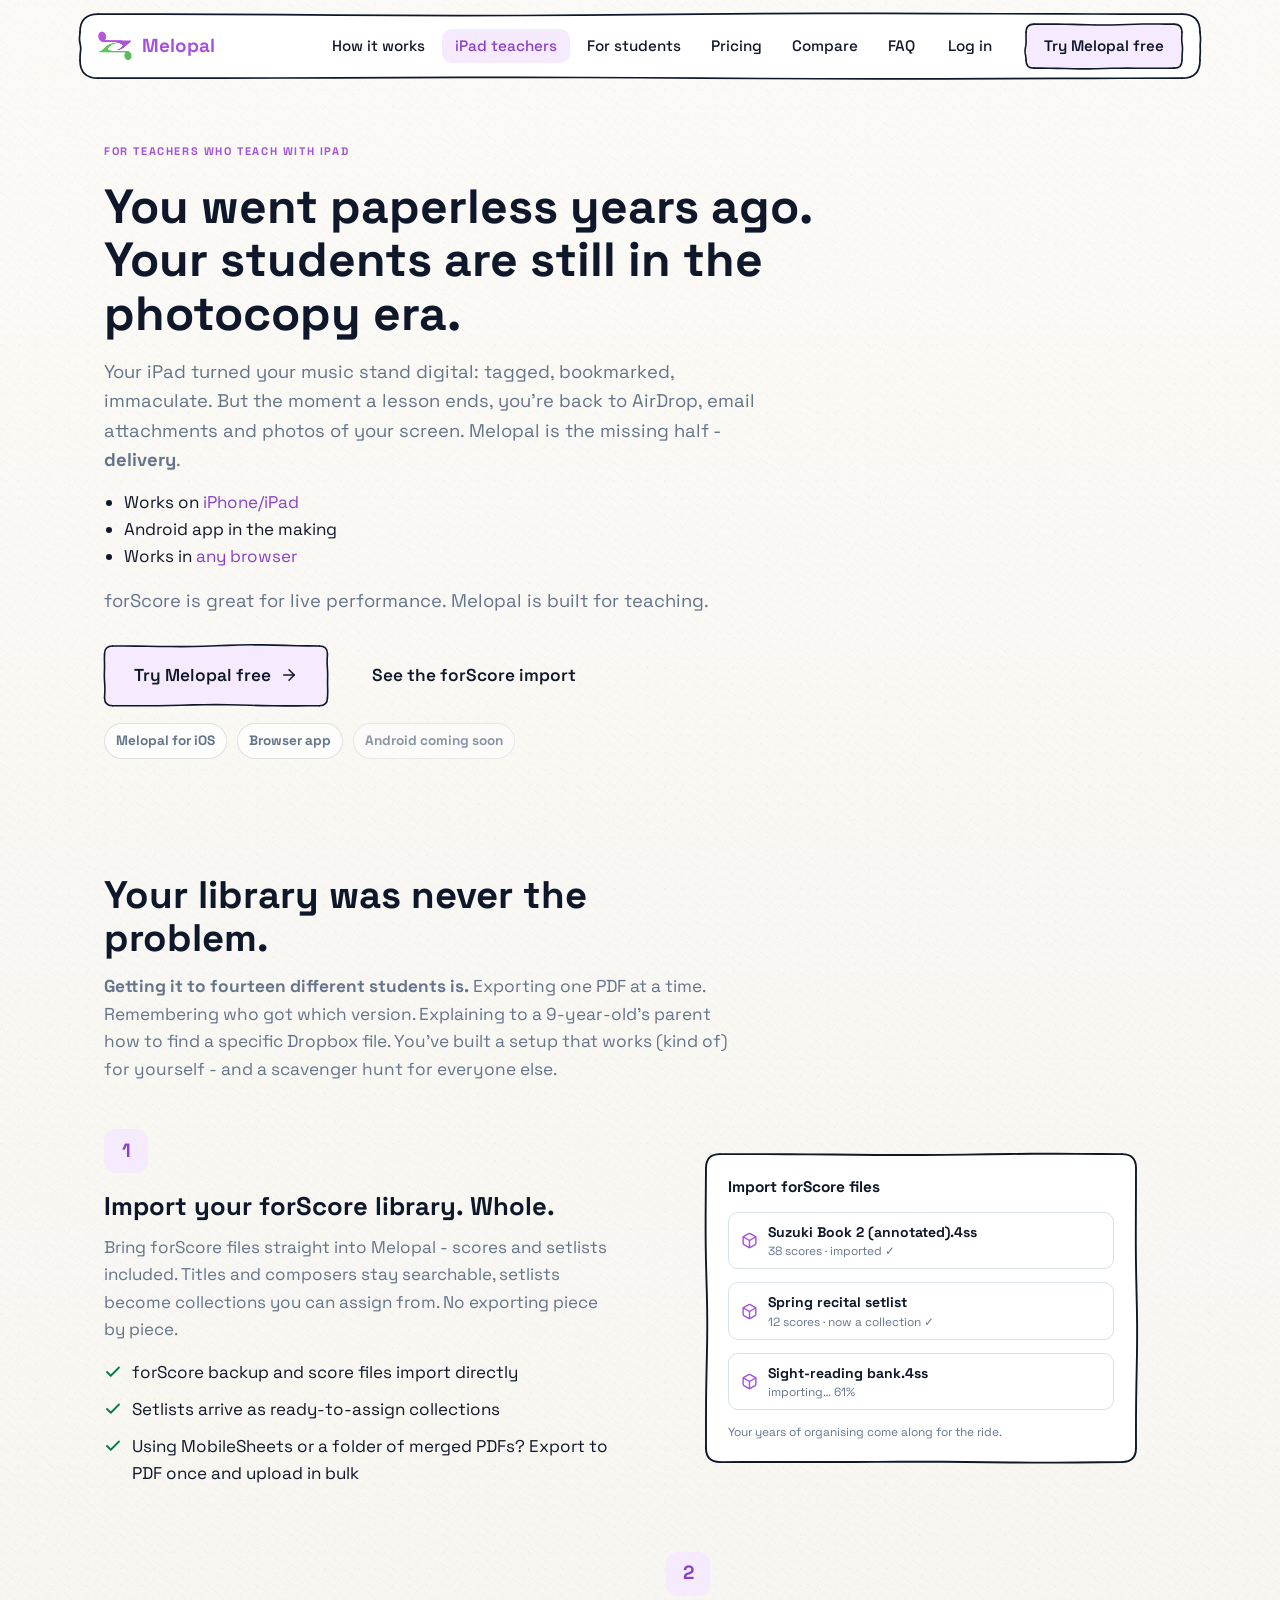
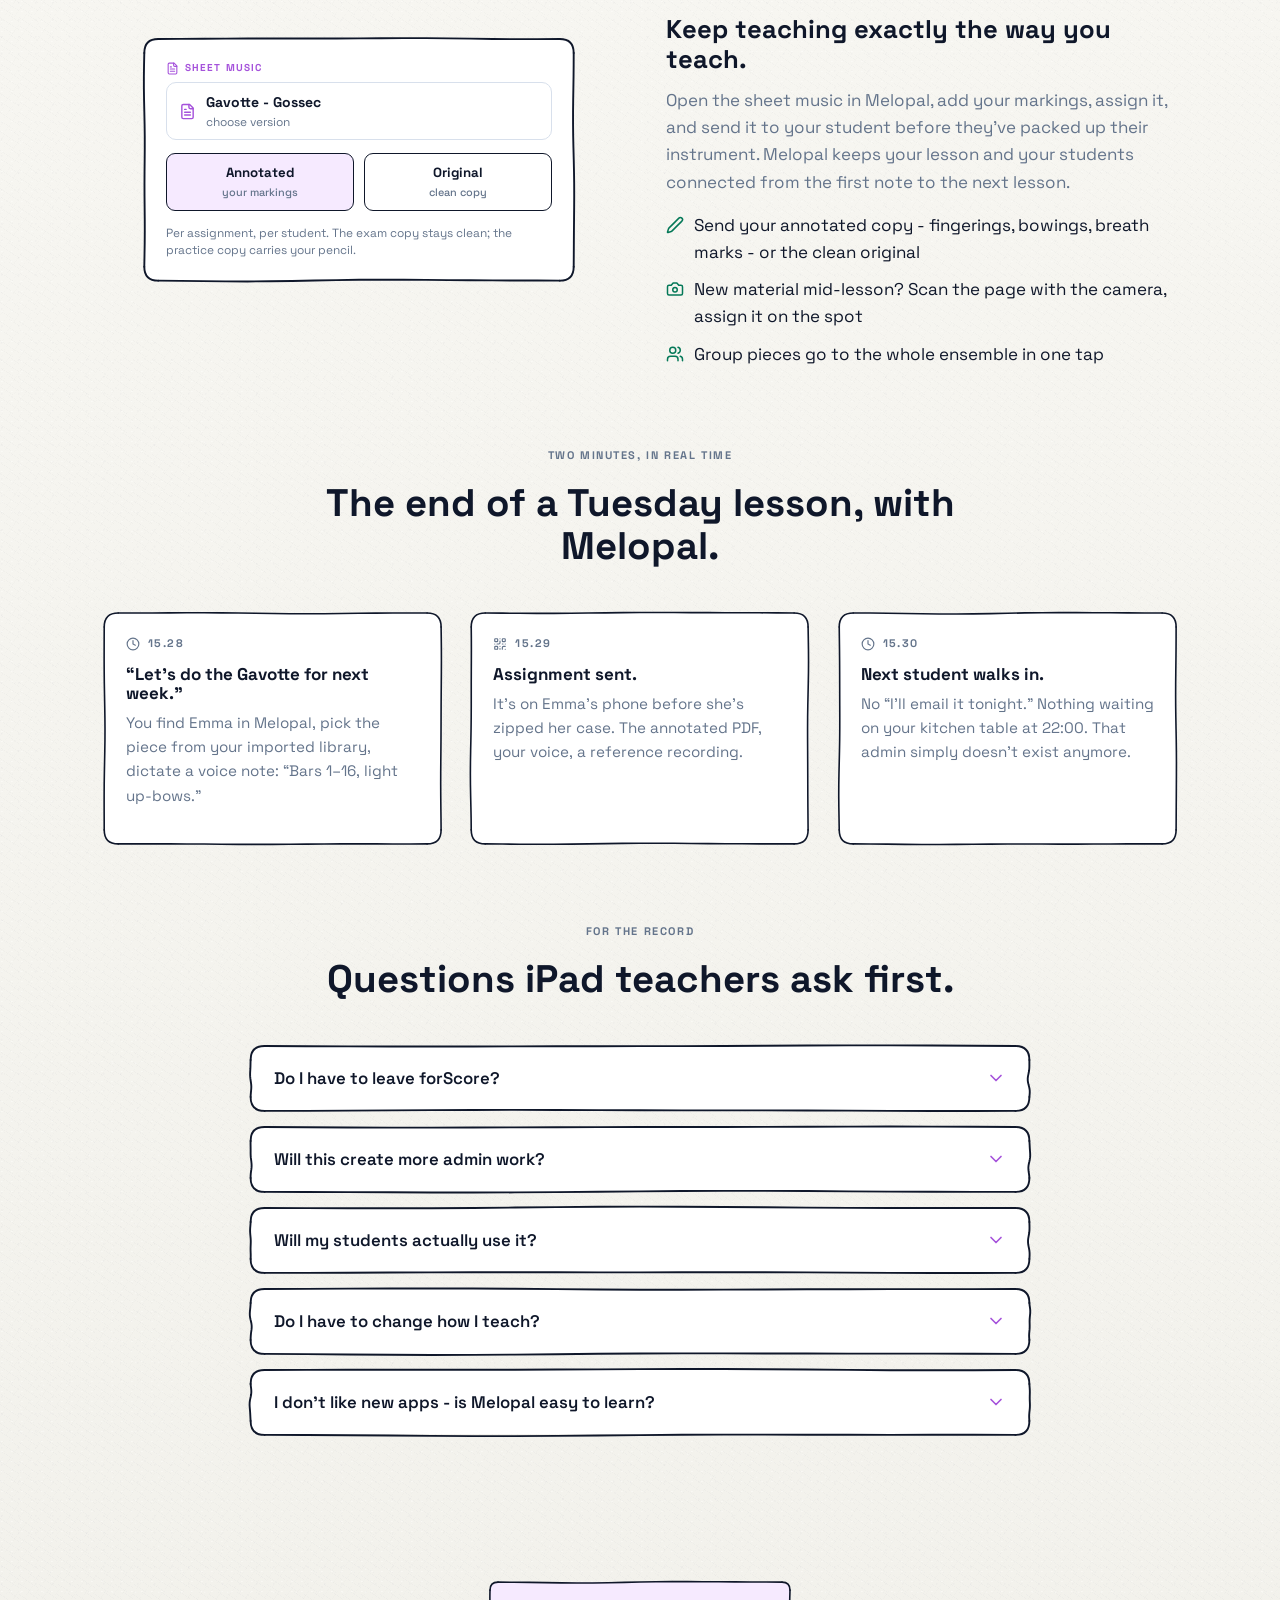
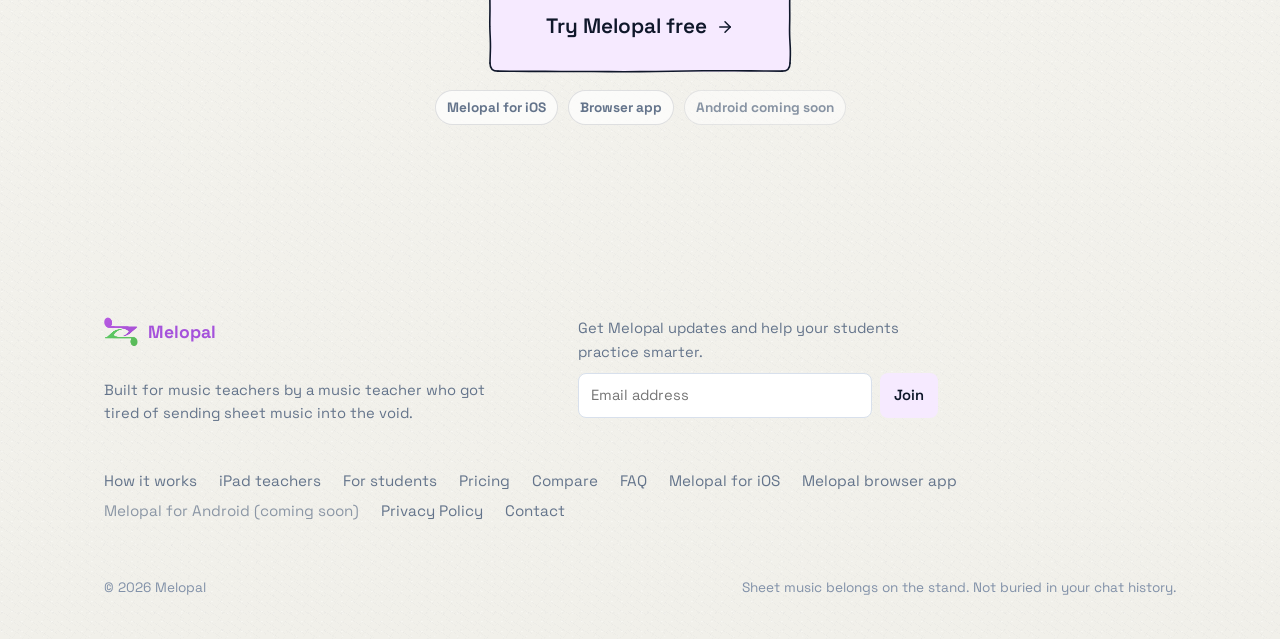
<file: ipad.html>
<!DOCTYPE html>
<html lang="en">
<head>
<meta charset="UTF-8">
<meta name="viewport" content="width=device-width, initial-scale=1.0">
<title>Melopal for iPad teachers - bring your forScore library to your students</title>
<meta name="description" content="You teach from an iPad. Melopal imports your forScore library and delivers the right music, with your instructions, to every student. The missing half of the paperless studio.">
<link rel="canonical" href="https://melopal.com/ipad">
<meta property="og:title" content="Melopal for iPad teachers">
<meta property="og:description" content="Import your forScore library, assign sheet music, and give students one clear place to practice from.">
<meta property="og:url" content="https://melopal.com/ipad">
<meta property="og:image" content="https://melopal.com/assets/og-melopal.png">
<meta property="og:image:width" content="1200">
<meta property="og:image:height" content="630">
<meta property="og:type" content="website">
<meta name="twitter:card" content="summary_large_image">
<meta name="twitter:title" content="Melopal for iPad teachers">
<meta name="twitter:description" content="Import your forScore library, assign sheet music, and give students one clear place to practice from.">
<meta name="twitter:image" content="https://melopal.com/assets/og-melopal.png">
<link rel="icon" type="image/png" href="assets/logo.png">
<link rel="apple-touch-icon" href="/assets/logo.png">
<link rel="manifest" href="/site.webmanifest">
<link rel="preconnect" href="https://fonts.googleapis.com">
<link rel="preconnect" href="https://fonts.gstatic.com" crossorigin>
<link href="https://fonts.googleapis.com/css2?family=Space+Grotesk:wght@400;500;600;700&family=Caveat:wght@500;600&display=swap" rel="stylesheet">
<link rel="stylesheet" href="assets/style.css">
<script type="application/ld+json">
{
  "@context": "https://schema.org",
  "@type": "BreadcrumbList",
  "itemListElement": [
    { "@type": "ListItem", "position": 1, "name": "Home", "item": "https://melopal.com/" },
    { "@type": "ListItem", "position": 2, "name": "iPad teachers", "item": "https://melopal.com/ipad" }
  ]
}
</script>
</head>
<body>

<svg width="0" height="0" style="position:absolute" aria-hidden="true">
  <defs>
    <symbol id="i-file" viewBox="0 0 24 24" fill="none" stroke="currentColor" stroke-width="2" stroke-linecap="round" stroke-linejoin="round"><path d="M15 2H6a2 2 0 0 0-2 2v16a2 2 0 0 0 2 2h12a2 2 0 0 0 2-2V7Z"/><path d="M14 2v4a2 2 0 0 0 2 2h4"/><path d="M10 9H8"/><path d="M16 13H8"/><path d="M16 17H8"/></symbol>
    <symbol id="i-users" viewBox="0 0 24 24" fill="none" stroke="currentColor" stroke-width="2" stroke-linecap="round" stroke-linejoin="round"><path d="M16 21v-2a4 4 0 0 0-4-4H6a4 4 0 0 0-4 4v2"/><circle cx="9" cy="7" r="4"/><path d="M22 21v-2a4 4 0 0 0-3-3.87"/><path d="M16 3.13a4 4 0 0 1 0 7.75"/></symbol>
    <symbol id="i-camera" viewBox="0 0 24 24" fill="none" stroke="currentColor" stroke-width="2" stroke-linecap="round" stroke-linejoin="round"><path d="M14.5 4h-5L7 7H4a2 2 0 0 0-2 2v9a2 2 0 0 0 2 2h16a2 2 0 0 0 2-2V9a2 2 0 0 0-2-2h-3l-2.5-3z"/><circle cx="12" cy="13" r="3"/></symbol>
    <symbol id="i-package" viewBox="0 0 24 24" fill="none" stroke="currentColor" stroke-width="2" stroke-linecap="round" stroke-linejoin="round"><path d="M21 8a2 2 0 0 0-1-1.73l-7-4a2 2 0 0 0-2 0l-7 4A2 2 0 0 0 3 8v8a2 2 0 0 0 1 1.73l7 4a2 2 0 0 0 2 0l7-4A2 2 0 0 0 21 16Z"/><path d="m3.3 7 8.7 5 8.7-5"/><path d="M12 22V12"/></symbol>
    <symbol id="i-check" viewBox="0 0 24 24" fill="none" stroke="currentColor" stroke-width="2.4" stroke-linecap="round" stroke-linejoin="round"><path d="M20 6 9 17l-5-5"/></symbol>
    <symbol id="i-arrow-right" viewBox="0 0 24 24" fill="none" stroke="currentColor" stroke-width="2" stroke-linecap="round" stroke-linejoin="round"><path d="M5 12h14"/><path d="m12 5 7 7-7 7"/></symbol>
    <symbol id="i-chevron-down" viewBox="0 0 24 24" fill="none" stroke="currentColor" stroke-width="2" stroke-linecap="round" stroke-linejoin="round"><path d="m6 9 6 6 6-6"/></symbol>
    <symbol id="i-pencil" viewBox="0 0 24 24" fill="none" stroke="currentColor" stroke-width="2" stroke-linecap="round" stroke-linejoin="round"><path d="M21.174 6.812a1 1 0 0 0-3.986-3.987L3.842 16.174a2 2 0 0 0-.5.83l-1.321 4.352a.5.5 0 0 0 .623.622l4.353-1.32a2 2 0 0 0 .83-.497z"/></symbol>
    <symbol id="i-clock" viewBox="0 0 24 24" fill="none" stroke="currentColor" stroke-width="2" stroke-linecap="round" stroke-linejoin="round"><circle cx="12" cy="12" r="10"/><polyline points="12 6 12 12 16 14"/></symbol>
    <symbol id="i-qr" viewBox="0 0 24 24" fill="none" stroke="currentColor" stroke-width="2" stroke-linecap="round" stroke-linejoin="round"><rect width="5" height="5" x="3" y="3" rx="1"/><rect width="5" height="5" x="16" y="3" rx="1"/><rect width="5" height="5" x="3" y="16" rx="1"/><path d="M21 16h-3a2 2 0 0 0-2 2v3"/><path d="M21 21v.01"/><path d="M12 7v3a2 2 0 0 1-2 2H7"/><path d="M3 12h.01"/><path d="M12 3h.01"/><path d="M12 16v.01"/><path d="M16 12h1"/><path d="M21 12v.01"/><path d="M12 21v-1"/></symbol>
  </defs>
</svg>

<div class="nav-outer">
  <nav class="nav sk sk-pluck" data-jitter="1.4" data-stroke="1.7" aria-label="Main">
    <a class="brand" href="/"><img class="logo-mark" src="assets/logo.png" alt="Melopal logo"> Melopal</a>
    <div class="links">
      <a href="/#how">How it works</a>
      <a href="/ipad" class="active">iPad teachers</a>
      <a href="/students">For students</a>
      <a href="/pricing">Pricing</a>
      <a href="/compare/">Compare</a>
      <a href="/faq">FAQ</a>
      <a class="btn btn-ghost" style="padding:9px 16px" href="https://app.melopal.com" target="_blank" rel="noopener">Log in</a>
    </div>
    <a class="btn btn-lilac cta sk sk-pluck" data-jitter="1" data-stroke="1.6" href="https://app.melopal.com" target="_blank" rel="noopener">Try Melopal free</a>
    <button class="nav-burger" aria-label="Menu"><svg viewBox="0 0 24 24" fill="none" stroke="currentColor" stroke-width="2" stroke-linecap="round"><path d="M4 6h16M4 12h16M4 18h16"/></svg></button>
  </nav>
</div>

<header class="page-hero">
  <div class="wrap">
    <span class="microlabel"><span class="lilac">For teachers who teach with iPad</span></span>
    <h1>You went paperless years ago. Your students are still in the photocopy era.</h1>
    <p class="lede">Your iPad turned your music stand digital: tagged, bookmarked, immaculate. But the moment a lesson ends, you’re back to AirDrop, email attachments and photos of your screen. Melopal is the missing half - <strong>delivery</strong>.</p>
    
    <ul class="hero-bullets">
      <li>Works on <a href="https://apps.apple.com/us/app/melopal-teach/id6781260872" target="_blank" rel="noopener">iPhone/iPad</a></li>
      <li>Android app in the making</li>
      <li>Works in <a href="https://app.melopal.com/" target="_blank" rel="noopener">any browser</a></li>
    </ul>
    <p class="lede">forScore is great for live performance. Melopal is built for teaching.</p>
    
    <div class="hero-ctas">
      <a class="btn btn-lilac btn-lg sk sk-pluck" data-jitter="1.2" href="https://app.melopal.com" target="_blank" rel="noopener">Try Melopal free <svg><use href="#i-arrow-right"/></svg></a>
      <a class="btn btn-ghost btn-lg" href="#import">See the forScore import</a>
    </div>
    <div class="app-options" aria-label="Melopal app options">
      <a href="https://apps.apple.com/us/app/melopal-teach/id6781260872" target="_blank" rel="noopener">Melopal for iOS</a>
      <a href="https://app.melopal.com/" target="_blank" rel="noopener">Browser app</a>
      <span>Android coming soon</span>
    </div>
  </div>
</header>

<section>
  <div class="wrap">
    <div class="sec-head reveal">
      <h2>Your library was never the problem.</h2>
      <p><strong>Getting it to fourteen different students is.</strong> Exporting one PDF at a time. Remembering who got which version. Explaining to a 9-year-old’s parent how to find a specific Dropbox file. You’ve built a setup that works (kind of) for yourself - and a scavenger hunt for everyone else.</p>
    </div>

    <div class="steps">
      <div class="step reveal" id="import">
        <div class="step-copy">
          <span class="step-num">1</span>
          <h3>Import your forScore library. Whole.</h3>
          <p>Bring forScore files straight into Melopal - scores and setlists included. Titles and composers stay searchable, setlists become collections you can assign from. No exporting piece by piece.</p>
          <ul>
            <li><svg><use href="#i-check"/></svg>forScore backup and score files import directly</li>
            <li><svg><use href="#i-check"/></svg>Setlists arrive as ready-to-assign collections</li>
            <li><svg><use href="#i-check"/></svg>Using MobileSheets or a folder of merged PDFs? Export to PDF once and upload in bulk</li>
          </ul>
        </div>
        <div class="step-visual">
          <div class="sk mock mock-card" data-double>
            <div class="stack">
              <span class="m-title" style="font-size:1.1em">Import forScore files</span>
              <div class="m-file"><svg><use href="#i-package"/></svg><div><strong>Suzuki Book 2 (annotated).4ss</strong><div class="meta">38 scores · imported ✓</div></div></div>
              <div class="m-file"><svg><use href="#i-package"/></svg><div><strong>Spring recital setlist</strong><div class="meta">12 scores · now a collection ✓</div></div></div>
              <div class="m-file"><svg><use href="#i-package"/></svg><div><strong>Sight-reading bank.4ss</strong><div class="meta">importing… 61%</div></div></div>
              <p class="muted" style="font-size:.85em">Your years of organising come along for the ride.</p>
            </div>
          </div>
        </div>
      </div>

      <div class="step reveal">
        <div class="step-copy">
          <span class="step-num">2</span>
          <h3>Keep teaching exactly the way you teach.</h3>
          <p>Open the sheet music in Melopal, add your markings, assign it, and send it to your student before they've packed up their instrument. Melopal keeps your lesson and your students connected from the first note to the next lesson.</p>
          <ul>
            <li><svg><use href="#i-pencil"/></svg>Send your annotated copy - fingerings, bowings, breath marks - or the clean original</li>
            <li><svg><use href="#i-camera"/></svg>New material mid-lesson? Scan the page with the camera, assign it on the spot</li>
            <li><svg><use href="#i-users"/></svg>Group pieces go to the whole ensemble in one tap</li>
          </ul>
        </div>
        <div class="step-visual">
          <div class="sk mock mock-card" data-double>
            <div class="stack">
              <div>
                <div class="m-label"><svg><use href="#i-file"/></svg> Sheet music</div>
                <div class="m-file"><svg><use href="#i-file"/></svg><div><strong>Gavotte - Gossec</strong><div class="meta">choose version</div></div></div>
              </div>
              <div class="m-row" style="gap:10px">
                <div class="m-btn lilac" style="flex:1;flex-direction:column;gap:3px"><strong style="font-size:.95em">Annotated</strong><span class="muted" style="font-size:.78em;font-weight:500">your markings</span></div>
                <div class="m-btn" style="flex:1;flex-direction:column;gap:3px"><strong style="font-size:.95em">Original</strong><span class="muted" style="font-size:.78em;font-weight:500">clean copy</span></div>
              </div>
              <p class="muted" style="font-size:.85em">Per assignment, per student. The exam copy stays clean; the practice copy carries your pencil.</p>
            </div>
          </div>
        </div>
      </div>
    </div>
  </div>
</section>

<section style="padding-top:0">
  <div class="wrap">
    <div class="sec-head center reveal">
      <span class="microlabel">Two minutes, in real time</span>
      <h2>The end of a Tuesday lesson, with Melopal.</h2>
    </div>
    <div class="loop-grid">
      <div class="loop-card sk reveal">
        <div class="when"><svg style="width:14px;height:14px"><use href="#i-clock"/></svg> 15.28</div>
        <h4>“Let’s do the Gavotte for next week.”</h4>
        <p>You find Emma in Melopal, pick the piece from your imported library, dictate a voice note: “Bars 1–16, light up-bows.”</p>
      </div>
      <div class="loop-card sk reveal">
        <div class="when"><svg style="width:14px;height:14px"><use href="#i-qr"/></svg> 15.29</div>
        <h4>Assignment sent.</h4>
        <p>It’s on Emma’s phone before she’s zipped her case. The annotated PDF, your voice, a reference recording.</p>
      </div>
      <div class="loop-card sk reveal">
        <div class="when"><svg style="width:14px;height:14px"><use href="#i-clock"/></svg> 15.30</div>
        <h4>Next student walks in.</h4>
        <p>No “I’ll email it tonight.” Nothing waiting on your kitchen table at 22:00. That admin simply doesn’t exist anymore.</p>
      </div>
    </div>
  </div>
</section>

<section style="padding-top:0">
  <div class="wrap">
    <div class="sec-head center reveal">
      <span class="microlabel">For the record</span>
      <h2>Questions iPad teachers ask first.</h2>
    </div>
    <div class="faq-list">
      <details class="faq-item sk reveal">
        <summary>Do I have to leave forScore?<svg class="chev"><use href="#i-chevron-down"/></svg></summary>
        <div class="faq-body"><p>No. forScore is great for gigs. Melopal is built for teaching. It handles everything that happens during and between lessons: assignments, instructions, recordings and students.</p></div>
      </details>
      <details class="faq-item sk reveal">
        <summary>Will this create more admin work?<svg class="chev"><use href="#i-chevron-down"/></svg></summary>
        <div class="faq-body"><p>No. Most assignments take about 30 seconds. Pick the student, add a couple of lines, attach the music, and you're done before your next student walks in.</p></div>
      </details>
      <details class="faq-item sk reveal">
        <summary>Will my students actually use it?<svg class="chev"><use href="#i-chevron-down"/></svg></summary>
        <div class="faq-body"><p>Yes. They only have one place to remember. Every assignment arrives in the same place, with the music, your instructions and any recordings already attached.</p></div>
      </details>
      <details class="faq-item sk reveal">
        <summary>Do I have to change how I teach?<svg class="chev"><use href="#i-chevron-down"/></svg></summary>
        <div class="faq-body"><p>No. Melopal fits into your lessons, not the other way around. Keep teaching the way you already do while your students leave every lesson knowing exactly what to practice.</p></div>
      </details>
      <details class="faq-item sk reveal">
        <summary>I don't like new apps - is Melopal easy to learn?<svg class="chev"><use href="#i-chevron-down"/></svg></summary>
        <div class="faq-body"><p>Yes. Melopal keeps things simple for both teachers and students. It isn't about adding technology to your music lessons. It's about making your teaching last between lessons.</p></div>
      </details>
    </div>
  </div>
</section>

<section style="padding-top:12px">
  <div class="wrap">
    <div class="cta-band reveal">
      <a class="btn btn-lilac btn-xl sk sk-pluck" data-jitter="1.2" href="https://app.melopal.com" target="_blank" rel="noopener">Try Melopal free <svg><use href="#i-arrow-right"/></svg></a>
      <div class="app-options" aria-label="Melopal app options">
        <a href="https://apps.apple.com/us/app/melopal-teach/id6781260872" target="_blank" rel="noopener">Melopal for iOS</a>
        <a href="https://app.melopal.com/" target="_blank" rel="noopener">Browser app</a>
        <span>Android coming soon</span>
      </div>
    </div>
  </div>
</section>

<footer>
  <div class="wrap foot">
    <div>
      <div class="brand"><img class="logo-mark" src="assets/logo.png" alt="Melopal logo"> Melopal</div>
      <p class="muted small mt-8" style="max-width:26em">Built for music teachers by a music teacher who got tired of sending sheet music into the void.</p>
      <form class="footer-signup" action="/api/subscribe" method="post" data-signup-form>
        <label for="footer-signup-email">Get Melopal updates and help your students practice smarter.</label>
        <div class="footer-signup-row">
          <input id="footer-signup-email" type="email" name="email" autocomplete="email" placeholder="Email address" required>
          <button class="btn btn-lilac" type="submit">Join</button>
        </div>
        <input class="hp-field" type="text" name="website" tabindex="-1" autocomplete="off" aria-hidden="true">
        <input type="hidden" name="consentText" value="Send me Melopal product updates and teaching workflow ideas.">
        <p class="footer-signup-status" data-signup-status aria-live="polite"></p>
      </form>
    </div>
    <nav aria-label="Footer">
      <a href="/#how">How it works</a>
      <a href="/ipad">iPad teachers</a>
      <a href="/students">For students</a>
      <a href="/pricing">Pricing</a>
      <a href="/compare/">Compare</a>
      <a href="/faq">FAQ</a>
      <a href="https://apps.apple.com/us/app/melopal-teach/id6781260872" target="_blank" rel="noopener">Melopal for iOS</a>
      <a href="https://app.melopal.com/" target="_blank" rel="noopener">Melopal browser app</a>
      <span class="footer-disabled">Melopal for Android (coming soon)</span>
      <a href="/privacy-policy/">Privacy Policy</a>
      <a href="/contact">Contact</a>
    </nav>
    <div class="legal">
      <span>© <span data-year>2026</span> Melopal</span>
      <span>Sheet music belongs on the stand. Not buried in your chat history.</span>
    </div>
  </div>
</footer>

<script src="assets/melopal.js"></script>
</body>
</html>
</file>
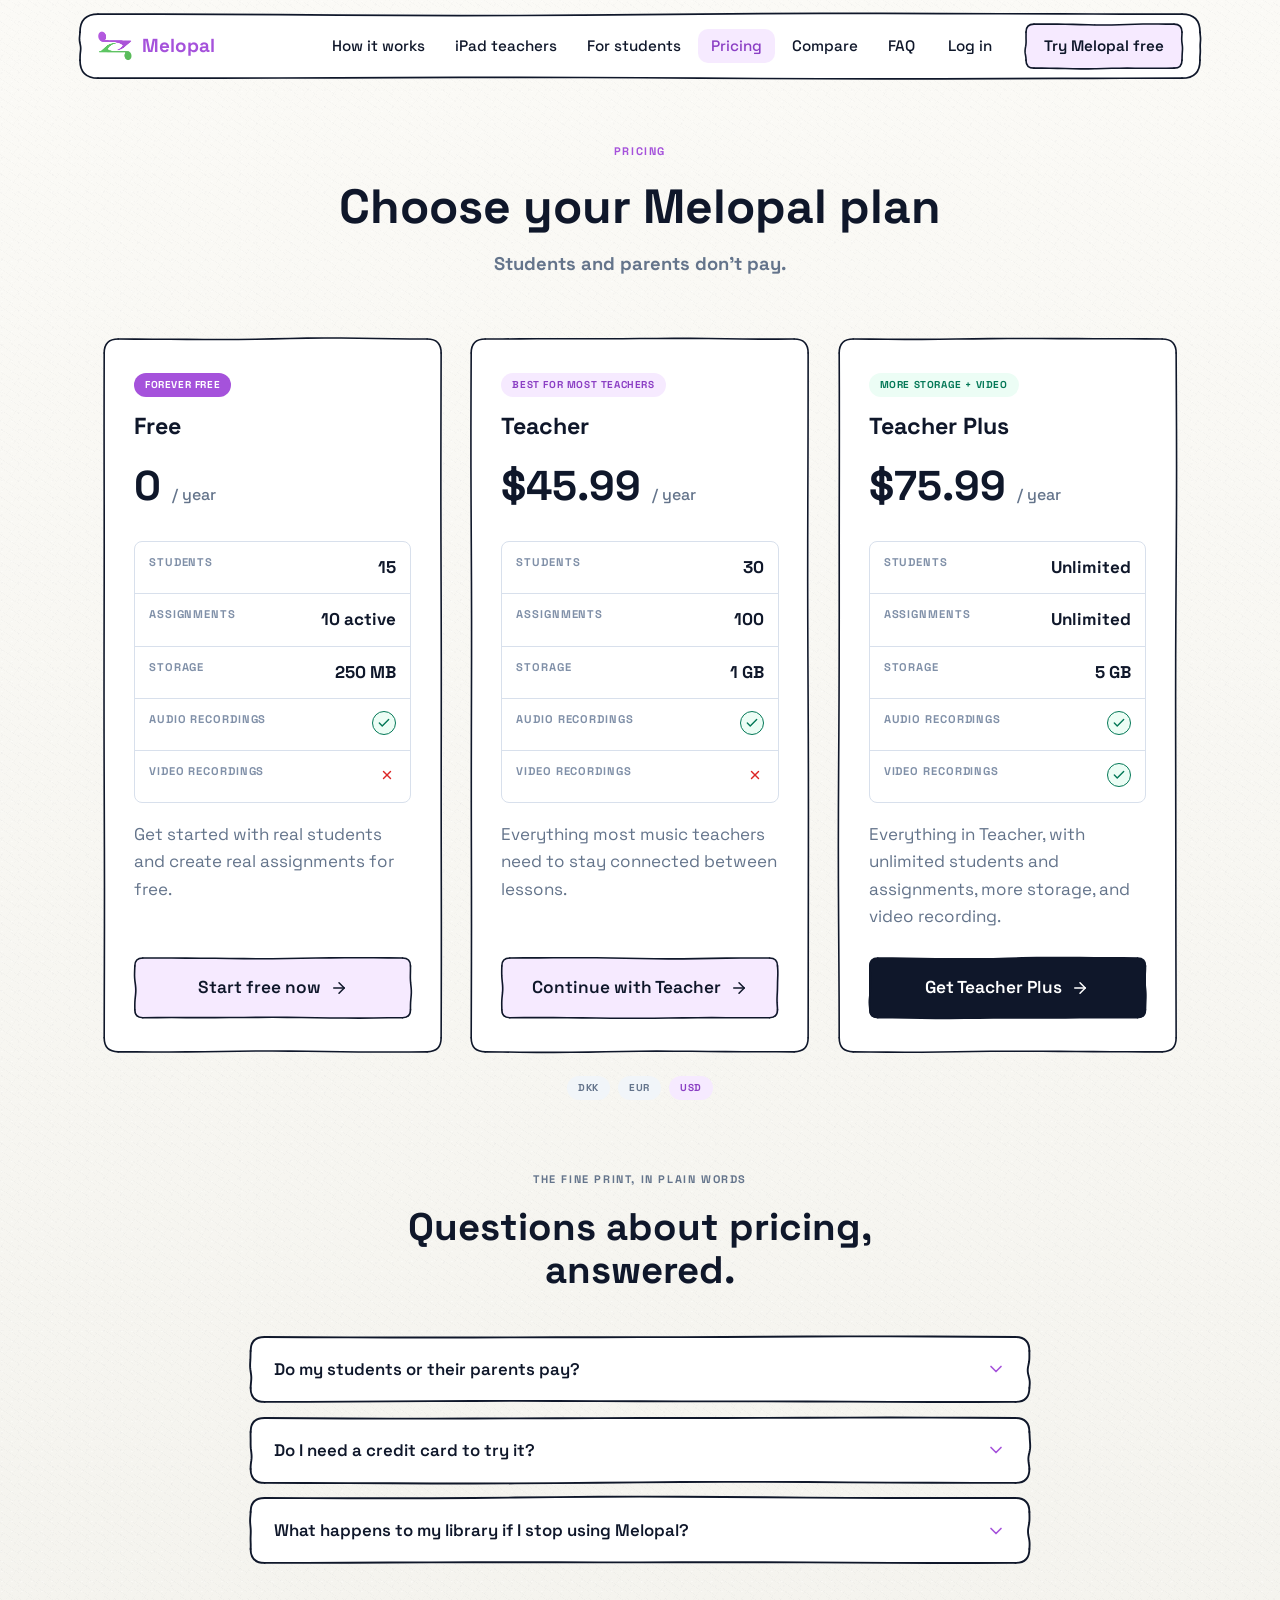
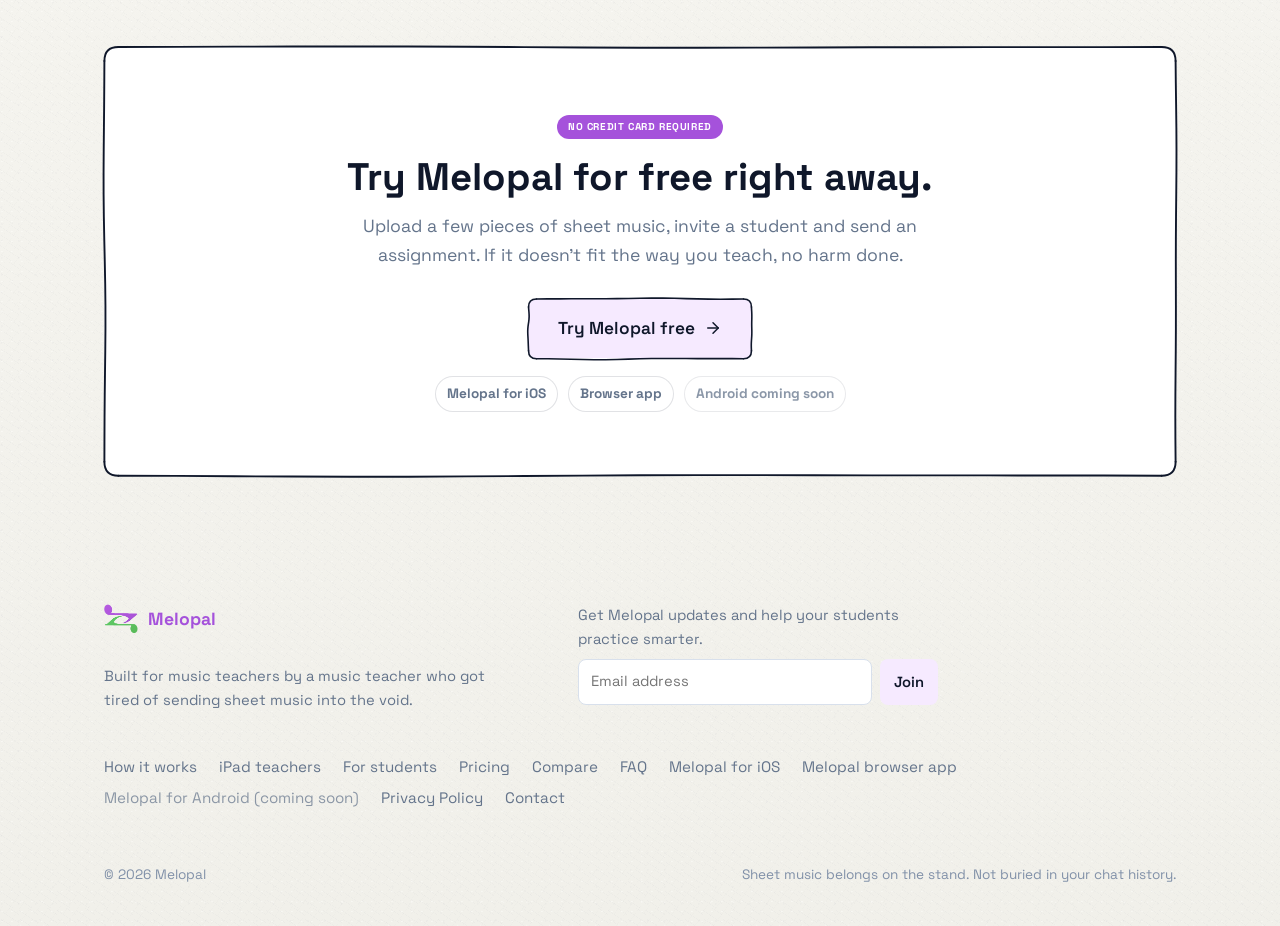
<file: pricing.html>
<!DOCTYPE html>
<html lang="en">
<head>
<meta charset="UTF-8">
<meta name="viewport" content="width=device-width, initial-scale=1.0">
<title>Melopal pricing - free plan, students always free</title>
<meta name="description" content="Melopal has a free plan for teachers forever. Students and parents never pay. Compare yearly Teacher and Teacher Plus plans.">
<link rel="canonical" href="https://melopal.com/pricing">
<meta property="og:title" content="Melopal pricing">
<meta property="og:description" content="Choose a Melopal teacher plan. Students and parents don't pay. Start free without a credit card.">
<meta property="og:url" content="https://melopal.com/pricing">
<meta property="og:image" content="https://melopal.com/assets/og-melopal.png">
<meta property="og:image:width" content="1200">
<meta property="og:image:height" content="630">
<meta property="og:type" content="website">
<meta name="twitter:card" content="summary_large_image">
<meta name="twitter:title" content="Melopal pricing">
<meta name="twitter:description" content="Choose a Melopal teacher plan. Students and parents don't pay. Start free without a credit card.">
<meta name="twitter:image" content="https://melopal.com/assets/og-melopal.png">
<link rel="icon" type="image/png" href="assets/logo.png">
<link rel="apple-touch-icon" href="/assets/logo.png">
<link rel="manifest" href="/site.webmanifest">
<link rel="preconnect" href="https://fonts.googleapis.com">
<link rel="preconnect" href="https://fonts.gstatic.com" crossorigin>
<link href="https://fonts.googleapis.com/css2?family=Space+Grotesk:wght@400;500;600;700&family=Caveat:wght@500;600&display=swap" rel="stylesheet">
<link rel="stylesheet" href="assets/style.css">
<script type="application/ld+json">
{
  "@context": "https://schema.org",
  "@graph": [
    {
      "@type": "Product",
      "@id": "https://melopal.com/pricing#product",
      "name": "Melopal",
      "description": "Melopal helps music teachers send sheet music, assignments, instructions and recordings to students.",
      "brand": {
        "@type": "Brand",
        "name": "Melopal"
      },
      "category": "Educational software",
      "offers": [
        {
          "@type": "Offer",
          "name": "Free",
          "price": "0",
          "priceCurrency": "USD",
          "availability": "https://schema.org/InStock",
          "url": "https://melopal.com/pricing"
        },
        {
          "@type": "Offer",
          "name": "Teacher",
          "price": "45.99",
          "priceCurrency": "USD",
          "availability": "https://schema.org/InStock",
          "url": "https://melopal.com/pricing"
        },
        {
          "@type": "Offer",
          "name": "Teacher Plus",
          "price": "75.99",
          "priceCurrency": "USD",
          "availability": "https://schema.org/InStock",
          "url": "https://melopal.com/pricing"
        }
      ]
    },
    {
      "@type": "BreadcrumbList",
      "itemListElement": [
        { "@type": "ListItem", "position": 1, "name": "Home", "item": "https://melopal.com/" },
        { "@type": "ListItem", "position": 2, "name": "Pricing", "item": "https://melopal.com/pricing" }
      ]
    }
  ]
}
</script>
</head>
<body>

<svg width="0" height="0" style="position:absolute" aria-hidden="true">
  <defs>
    <symbol id="i-check" viewBox="0 0 24 24" fill="none" stroke="currentColor" stroke-width="2.4" stroke-linecap="round" stroke-linejoin="round"><path d="M20 6 9 17l-5-5"/></symbol>
    <symbol id="i-x" viewBox="0 0 24 24" fill="none" stroke="currentColor" stroke-width="2.4" stroke-linecap="round" stroke-linejoin="round"><path d="M18 6 6 18"/><path d="m6 6 12 12"/></symbol>
    <symbol id="i-arrow-right" viewBox="0 0 24 24" fill="none" stroke="currentColor" stroke-width="2" stroke-linecap="round" stroke-linejoin="round"><path d="M5 12h14"/><path d="m12 5 7 7-7 7"/></symbol>
    <symbol id="i-chevron-down" viewBox="0 0 24 24" fill="none" stroke="currentColor" stroke-width="2" stroke-linecap="round" stroke-linejoin="round"><path d="m6 9 6 6 6-6"/></symbol>
  </defs>
</svg>

<div class="nav-outer">
  <nav class="nav sk sk-pluck" data-jitter="1.4" data-stroke="1.7" aria-label="Main">
    <a class="brand" href="/"><img class="logo-mark" src="assets/logo.png" alt="Melopal logo"> Melopal</a>
    <div class="links">
      <a href="/#how">How it works</a>
      <a href="/ipad">iPad teachers</a>
      <a href="/students">For students</a>
      <a href="/pricing" class="active">Pricing</a>
      <a href="/compare/">Compare</a>
      <a href="/faq">FAQ</a>
      <a class="btn btn-ghost" style="padding:9px 16px" href="https://app.melopal.com" target="_blank" rel="noopener">Log in</a>
    </div>
    <a class="btn btn-lilac cta sk sk-pluck" data-jitter="1" data-stroke="1.6" href="https://app.melopal.com/?signup=teacher" target="_blank" rel="noopener">Try Melopal free</a>
    <button class="nav-burger" aria-label="Menu"><svg viewBox="0 0 24 24" fill="none" stroke="currentColor" stroke-width="2" stroke-linecap="round"><path d="M4 6h16M4 12h16M4 18h16"/></svg></button>
  </nav>
</div>

<header class="page-hero">
  <div class="wrap" style="text-align:center">
    <span class="microlabel"><span class="lilac">Pricing</span></span>
    <h1 style="margin-left:auto;margin-right:auto">Choose your Melopal plan</h1>
    <p class="lede" style="margin:0 auto"><strong>Students and parents don't pay.</strong></p>
  </div>
</header>

<section class="pricing-plans" style="padding-top:32px">
  <div class="wrap">
    <div class="price-grid">
      <div class="price-card sk reveal" data-double>
        <span class="pill pill-lilac" style="align-self:flex-start">Forever Free</span>
        <h2>Free</h2>
        <div class="amount">0 <span class="per">/ year</span></div>
        <dl class="plan-specs">
          <div><dt>Students</dt><dd>15</dd></div>
          <div><dt>Assignments</dt><dd>10 active</dd></div>
          <div><dt>Storage</dt><dd>250 MB</dd></div>
          <div><dt>Audio recordings</dt><dd><span class="feature-mark yes" aria-label="Included"><svg><use href="#i-check"/></svg></span></dd></div>
          <div><dt>Video recordings</dt><dd><span class="feature-mark no" aria-label="Not included"><svg><use href="#i-x"/></svg></span></dd></div>
        </dl>
        <p class="muted plan-note">Get started with real students and create real assignments for free.</p>
        <a class="btn btn-lilac btn-lg sk sk-pluck" data-jitter="1.2" href="https://app.melopal.com/?signup=teacher" target="_blank" rel="noopener">Start free now <svg><use href="#i-arrow-right"/></svg></a>
      </div>

      <div class="price-card sk reveal">
        <span class="pill pill-lilac-soft" style="align-self:flex-start">Best for most teachers</span>
        <h2>Teacher</h2>
        <div class="amount"><span data-price="teacher">299 kr</span> <span class="per">/ year</span></div>
        <dl class="plan-specs">
          <div><dt>Students</dt><dd>30</dd></div>
          <div><dt>Assignments</dt><dd>100</dd></div>
          <div><dt>Storage</dt><dd>1 GB</dd></div>
          <div><dt>Audio recordings</dt><dd><span class="feature-mark yes" aria-label="Included"><svg><use href="#i-check"/></svg></span></dd></div>
          <div><dt>Video recordings</dt><dd><span class="feature-mark no" aria-label="Not included"><svg><use href="#i-x"/></svg></span></dd></div>
        </dl>
        <p class="muted plan-note">Everything most music teachers need to stay connected between lessons.</p>
        <a class="btn btn-lilac btn-lg sk sk-pluck" data-jitter="1.2" href="https://app.melopal.com/?signup=teacher&amp;upgrade=teacher" target="_blank" rel="noopener">Continue with Teacher <svg><use href="#i-arrow-right"/></svg></a>
      </div>

      <div class="price-card sk reveal">
        <span class="pill pill-green" style="align-self:flex-start">More storage + video</span>
        <h2>Teacher Plus</h2>
        <div class="amount"><span data-price="plus">499 kr</span> <span class="per">/ year</span></div>
        <dl class="plan-specs">
          <div><dt>Students</dt><dd>Unlimited</dd></div>
          <div><dt>Assignments</dt><dd>Unlimited</dd></div>
          <div><dt>Storage</dt><dd>5 GB</dd></div>
          <div><dt>Audio recordings</dt><dd><span class="feature-mark yes" aria-label="Included"><svg><use href="#i-check"/></svg></span></dd></div>
          <div><dt>Video recordings</dt><dd><span class="feature-mark yes" aria-label="Included"><svg><use href="#i-check"/></svg></span></dd></div>
        </dl>
        <p class="muted plan-note">Everything in Teacher, with unlimited students and assignments, more storage, and video recording.</p>
        <a class="btn btn-ink btn-lg sk sk-pluck" data-jitter="1.2" href="https://app.melopal.com/?signup=teacher&amp;upgrade=plus" target="_blank" rel="noopener">Get Teacher Plus <svg><use href="#i-arrow-right"/></svg></a>
      </div>
    </div>
    <div class="currency-control" role="group" aria-label="Choose currency">
      <button type="button" class="pill currency-pill" data-currency="DKK">DKK</button>
      <button type="button" class="pill currency-pill" data-currency="EUR">EUR</button>
      <button type="button" class="pill currency-pill" data-currency="USD">USD</button>
    </div>
  </div>
</section>

<section class="pricing-faq">
  <div class="wrap">
    <div class="sec-head center reveal">
      <span class="microlabel">The fine print, in plain words</span>
      <h2>Questions about pricing, answered.</h2>
    </div>
    <div class="faq-list">
      <details class="faq-item sk reveal">
        <summary>Do my students or their parents pay?<svg class="chev"><use href="#i-chevron-down"/></svg></summary>
        <div class="faq-body"><p>No. The teacher is the customer, and students join for free through your invite. We want every student to be able to practice without cost getting in the way.</p></div>
      </details>
      <details class="faq-item sk reveal">
        <summary>Do I need a credit card to try it?<svg class="chev"><use href="#i-chevron-down"/></svg></summary>
        <div class="faq-body"><p>No. Sign up with your name and email, and you’re in. The Free plan stays free forever, so you can use Melopal for real with your real students right away.</p></div>
      </details>
      <details class="faq-item sk reveal">
        <summary>What happens to my library if I stop using Melopal?<svg class="chev"><use href="#i-chevron-down"/></svg></summary>
        <div class="faq-body"><p>Your PDFs are your PDFs. The material you upload stays yours to take with you. Holding your sheet music hostage isn't a business model we're interested in.</p></div>
      </details>
    </div>
  </div>
</section>

<section style="padding-top:12px">
  <div class="wrap">
    <div class="cta-band sk reveal" data-double>
      <span class="pill pill-lilac">NO CREDIT CARD REQUIRED</span>
      <h2>Try Melopal for free right away.</h2>
      <p>Upload a few pieces of sheet music, invite a student and send an assignment. If it doesn't fit the way you teach, no harm done.</p>
      <div class="hero-ctas">
        <a class="btn btn-lilac btn-lg sk sk-pluck" data-jitter="1.2" href="https://app.melopal.com/?signup=teacher" target="_blank" rel="noopener">Try Melopal free <svg><use href="#i-arrow-right"/></svg></a>
      </div>
      <div class="app-options" aria-label="Melopal app options">
        <a href="https://apps.apple.com/us/app/melopal-teach/id6781260872" target="_blank" rel="noopener">Melopal for iOS</a>
        <a href="https://app.melopal.com/" target="_blank" rel="noopener">Browser app</a>
        <span>Android coming soon</span>
      </div>
    </div>
  </div>
</section>

<footer>
  <div class="wrap foot">
    <div>
      <div class="brand"><img class="logo-mark" src="assets/logo.png" alt="Melopal logo"> Melopal</div>
      <p class="muted small mt-8" style="max-width:26em">Built for music teachers by a music teacher who got tired of sending sheet music into the void.</p>
      <form class="footer-signup" action="/api/subscribe" method="post" data-signup-form>
        <label for="footer-signup-email">Get Melopal updates and help your students practice smarter.</label>
        <div class="footer-signup-row">
          <input id="footer-signup-email" type="email" name="email" autocomplete="email" placeholder="Email address" required>
          <button class="btn btn-lilac" type="submit">Join</button>
        </div>
        <input class="hp-field" type="text" name="website" tabindex="-1" autocomplete="off" aria-hidden="true">
        <input type="hidden" name="consentText" value="Send me Melopal product updates and teaching workflow ideas.">
        <p class="footer-signup-status" data-signup-status aria-live="polite"></p>
      </form>
    </div>
    <nav aria-label="Footer">
      <a href="/#how">How it works</a>
      <a href="/ipad">iPad teachers</a>
      <a href="/students">For students</a>
      <a href="/pricing">Pricing</a>
      <a href="/compare/">Compare</a>
      <a href="/faq">FAQ</a>
      <a href="https://apps.apple.com/us/app/melopal-teach/id6781260872" target="_blank" rel="noopener">Melopal for iOS</a>
      <a href="https://app.melopal.com/" target="_blank" rel="noopener">Melopal browser app</a>
      <span class="footer-disabled">Melopal for Android (coming soon)</span>
      <a href="/privacy-policy/">Privacy Policy</a>
      <a href="/contact">Contact</a>
    </nav>
    <div class="legal">
      <span>© <span data-year>2026</span> Melopal</span>
      <span>Sheet music belongs on the stand. Not buried in your chat history.</span>
    </div>
  </div>
</footer>

<script src="assets/melopal.js"></script>
</body>
</html>
</file>
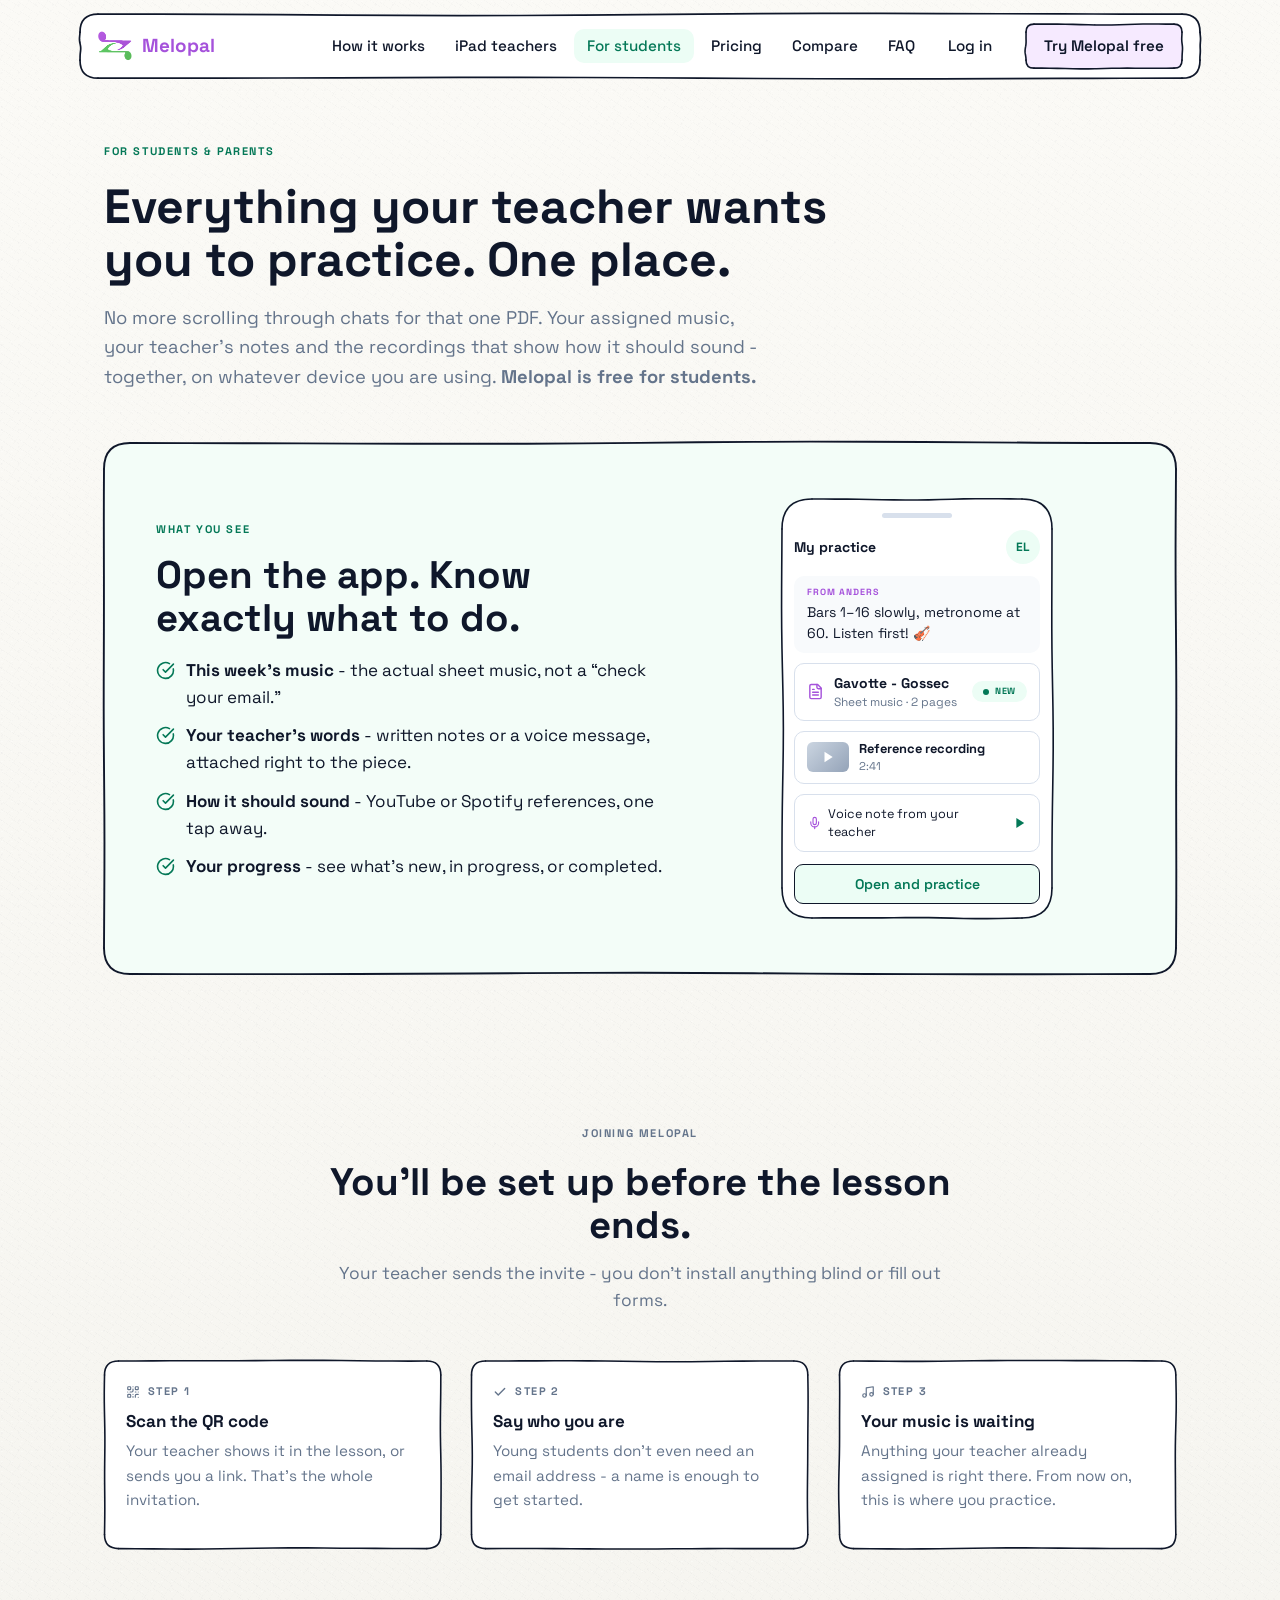
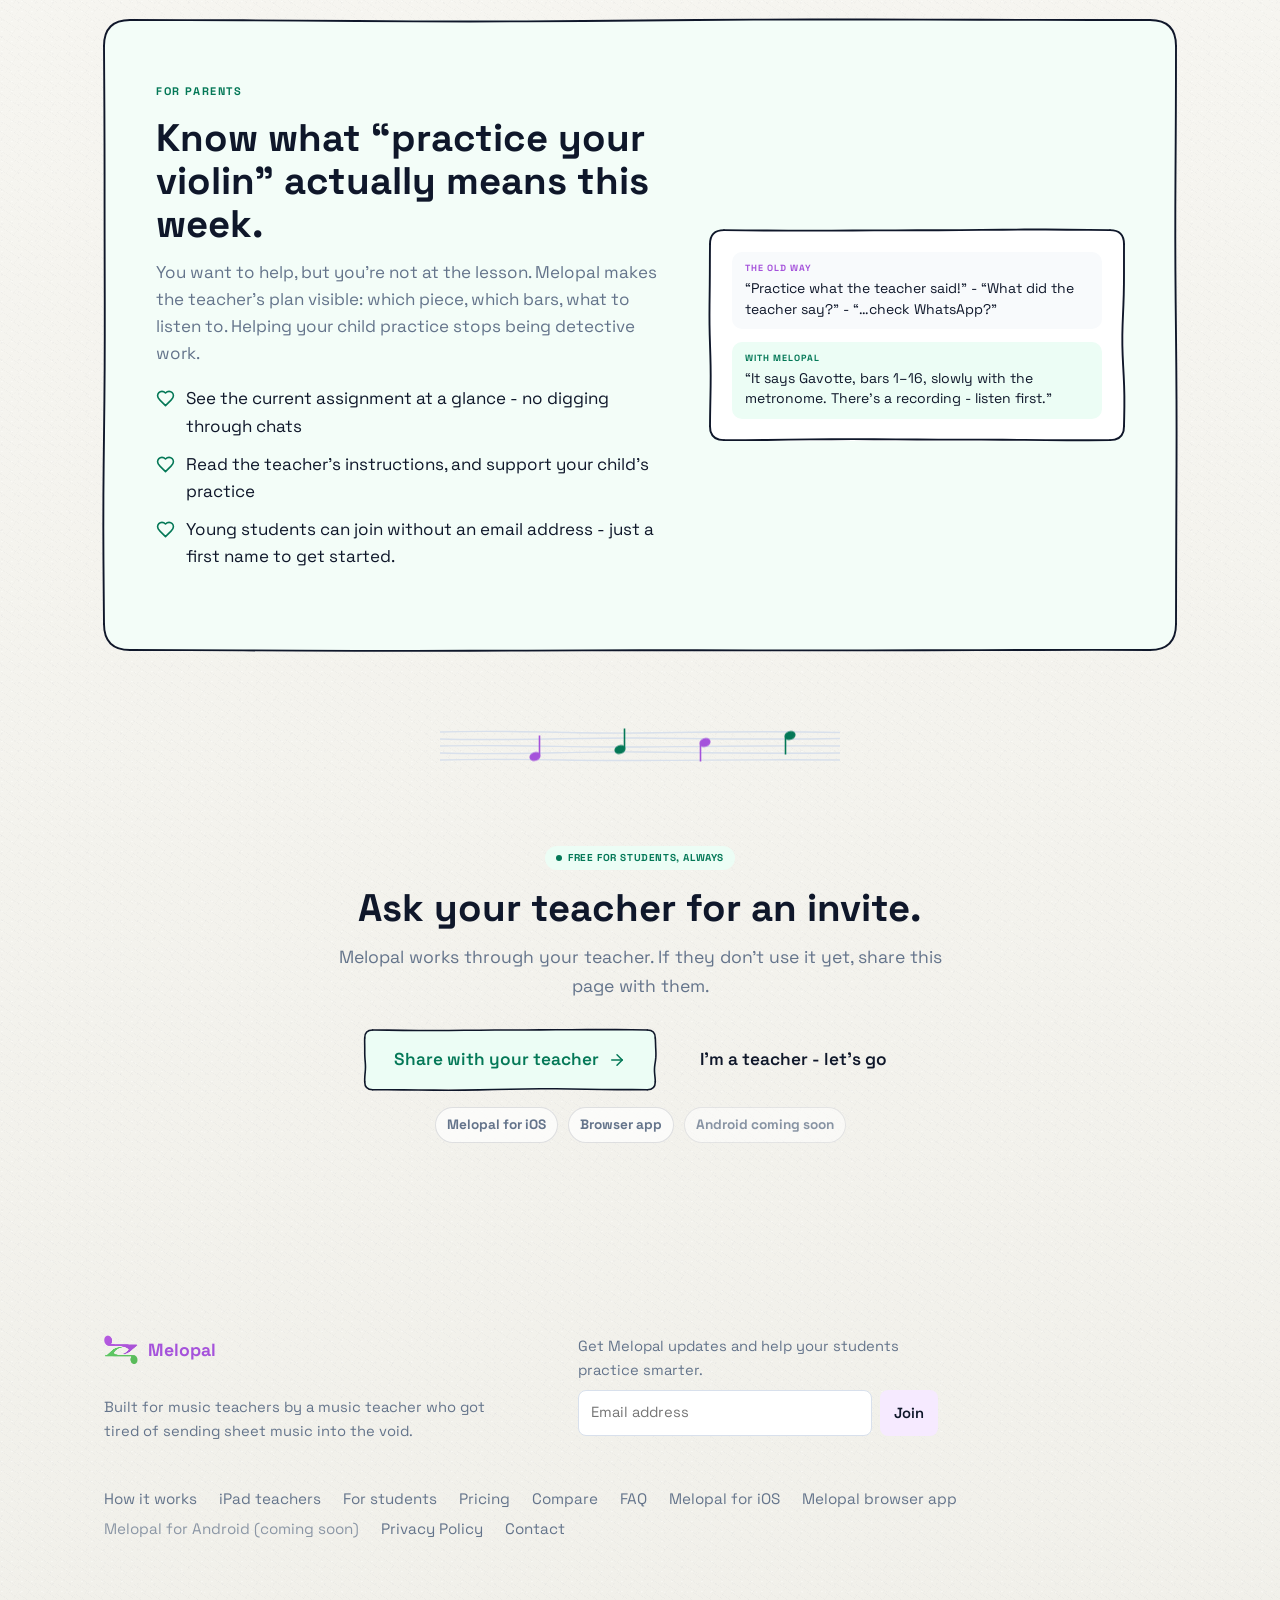
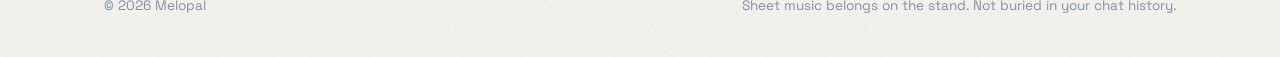
<file: students.html>
<!DOCTYPE html>
<html lang="en">
<head>
<meta charset="UTF-8">
<meta name="viewport" content="width=device-width, initial-scale=1.0">
<title>Melopal for students &amp; parents - your music, one place</title>
<meta name="description" content="Everything your music teacher wants you to practice - the sheet music, the notes, the recordings - in one clean place. Melopal is free for students.">
<link rel="canonical" href="https://melopal.com/students">
<meta property="og:title" content="Melopal for students and parents">
<meta property="og:description" content="Everything your music teacher wants you to practice in one place. Sheet music, notes and recordings together.">
<meta property="og:url" content="https://melopal.com/students">
<meta property="og:image" content="https://melopal.com/assets/og-melopal.png">
<meta property="og:image:width" content="1200">
<meta property="og:image:height" content="630">
<meta property="og:type" content="website">
<meta name="twitter:card" content="summary_large_image">
<meta name="twitter:title" content="Melopal for students and parents">
<meta name="twitter:description" content="Everything your music teacher wants you to practice in one place. Sheet music, notes and recordings together.">
<meta name="twitter:image" content="https://melopal.com/assets/og-melopal.png">
<link rel="icon" type="image/png" href="assets/logo.png">
<link rel="apple-touch-icon" href="/assets/logo.png">
<link rel="manifest" href="/site.webmanifest">
<link rel="preconnect" href="https://fonts.googleapis.com">
<link rel="preconnect" href="https://fonts.gstatic.com" crossorigin>
<link href="https://fonts.googleapis.com/css2?family=Space+Grotesk:wght@400;500;600;700&family=Caveat:wght@500;600&display=swap" rel="stylesheet">
<link rel="stylesheet" href="assets/style.css">
<script type="application/ld+json">
{
  "@context": "https://schema.org",
  "@type": "BreadcrumbList",
  "itemListElement": [
    { "@type": "ListItem", "position": 1, "name": "Home", "item": "https://melopal.com/" },
    { "@type": "ListItem", "position": 2, "name": "For students", "item": "https://melopal.com/students" }
  ]
}
</script>
</head>
<body>

<svg width="0" height="0" style="position:absolute" aria-hidden="true">
  <defs>
    <symbol id="i-file" viewBox="0 0 24 24" fill="none" stroke="currentColor" stroke-width="2" stroke-linecap="round" stroke-linejoin="round"><path d="M15 2H6a2 2 0 0 0-2 2v16a2 2 0 0 0 2 2h12a2 2 0 0 0 2-2V7Z"/><path d="M14 2v4a2 2 0 0 0 2 2h4"/><path d="M10 9H8"/><path d="M16 13H8"/><path d="M16 17H8"/></symbol>
    <symbol id="i-music" viewBox="0 0 24 24" fill="none" stroke="currentColor" stroke-width="2" stroke-linecap="round" stroke-linejoin="round"><path d="M9 18V5l12-2v13"/><circle cx="6" cy="18" r="3"/><circle cx="18" cy="16" r="3"/></symbol>
    <symbol id="i-check" viewBox="0 0 24 24" fill="none" stroke="currentColor" stroke-width="2.4" stroke-linecap="round" stroke-linejoin="round"><path d="M20 6 9 17l-5-5"/></symbol>
    <symbol id="i-check-circle" viewBox="0 0 24 24" fill="none" stroke="currentColor" stroke-width="2" stroke-linecap="round" stroke-linejoin="round"><path d="M21.801 10A10 10 0 1 1 17 3.335"/><path d="m9 11 3 3L22 4"/></symbol>
    <symbol id="i-arrow-right" viewBox="0 0 24 24" fill="none" stroke="currentColor" stroke-width="2" stroke-linecap="round" stroke-linejoin="round"><path d="M5 12h14"/><path d="m12 5 7 7-7 7"/></symbol>
    <symbol id="i-play" viewBox="0 0 24 24" fill="currentColor" stroke="none"><polygon points="6 3 20 12 6 21 6 3"/></symbol>
    <symbol id="i-qr" viewBox="0 0 24 24" fill="none" stroke="currentColor" stroke-width="2" stroke-linecap="round" stroke-linejoin="round"><rect width="5" height="5" x="3" y="3" rx="1"/><rect width="5" height="5" x="16" y="3" rx="1"/><rect width="5" height="5" x="3" y="16" rx="1"/><path d="M21 16h-3a2 2 0 0 0-2 2v3"/><path d="M21 21v.01"/><path d="M12 7v3a2 2 0 0 1-2 2H7"/><path d="M3 12h.01"/><path d="M12 3h.01"/><path d="M12 16v.01"/><path d="M16 12h1"/><path d="M21 12v.01"/><path d="M12 21v-1"/></symbol>
    <symbol id="i-heart" viewBox="0 0 24 24" fill="none" stroke="currentColor" stroke-width="2" stroke-linecap="round" stroke-linejoin="round"><path d="M19 14c1.49-1.46 3-3.21 3-5.5A5.5 5.5 0 0 0 16.5 3c-1.76 0-3 .5-4.5 2-1.5-1.5-2.74-2-4.5-2A5.5 5.5 0 0 0 2 8.5c0 2.3 1.5 4.05 3 5.5l7 7Z"/></symbol>
    <symbol id="i-mic" viewBox="0 0 24 24" fill="none" stroke="currentColor" stroke-width="2" stroke-linecap="round" stroke-linejoin="round"><path d="M12 2a3 3 0 0 0-3 3v7a3 3 0 0 0 6 0V5a3 3 0 0 0-3-3Z"/><path d="M19 10v2a7 7 0 0 1-14 0v-2"/><line x1="12" x2="12" y1="19" y2="22"/></symbol>
  </defs>
</svg>

<div class="nav-outer">
  <nav class="nav sk sk-pluck" data-jitter="1.4" data-stroke="1.7" aria-label="Main">
    <a class="brand" href="/"><img class="logo-mark" src="assets/logo.png" alt="Melopal logo"> Melopal</a>
    <div class="links">
      <a href="/#how">How it works</a>
      <a href="/ipad">iPad teachers</a>
      <a href="/students" class="active active-green">For students</a>
      <a href="/pricing">Pricing</a>
      <a href="/compare/">Compare</a>
      <a href="/faq">FAQ</a>
      <a class="btn btn-ghost" style="padding:9px 16px" href="https://app.melopal.com" target="_blank" rel="noopener">Log in</a>
    </div>
    <a class="btn btn-lilac cta sk sk-pluck" data-jitter="1" data-stroke="1.6" href="https://app.melopal.com" target="_blank" rel="noopener">Try Melopal free</a>
    <button class="nav-burger" aria-label="Menu"><svg viewBox="0 0 24 24" fill="none" stroke="currentColor" stroke-width="2" stroke-linecap="round"><path d="M4 6h16M4 12h16M4 18h16"/></svg></button>
  </nav>
</div>

<header class="page-hero">
  <div class="wrap">
    <span class="microlabel"><span class="green">For students &amp; parents</span></span>
    <h1>Everything your teacher wants you to practice. One place.</h1>
    <p class="lede">No more scrolling through chats for that one PDF. Your assigned music, your teacher’s notes and the recordings that show how it should sound - together, on whatever device you are using. <strong>Melopal is free for students.</strong></p>
  </div>
</header>

<section style="padding-top:24px">
  <div class="wrap">
    <div class="band green-band sk reveal" data-double>
      <div class="band-grid">
        <div>
          <span class="microlabel"><span class="green">What you see</span></span>
          <h2>Open the app. Know exactly what to do.</h2>
          <ul>
            <li><svg><use href="#i-check-circle"/></svg><span><strong>This week’s music</strong> - the actual sheet music, not a “check your email.”</span></li>
            <li><svg><use href="#i-check-circle"/></svg><span><strong>Your teacher’s words</strong> - written notes or a voice message, attached right to the piece.</span></li>
            <li><svg><use href="#i-check-circle"/></svg><span><strong>How it should sound</strong> - YouTube or Spotify references, one tap away.</span></li>
            <li><svg><use href="#i-check-circle"/></svg><span><strong>Your progress</strong> - see what’s new, in progress, or completed.</span></li>
          </ul>
        </div>
        <div style="display:flex;justify-content:center">
          <div class="phone sk mock" data-jitter="1.6">
            <div class="phone-bar"></div>
            <div class="m-row" style="justify-content:space-between;margin-bottom:12px">
              <strong>My practice</strong>
              <span class="m-avatar">EL</span>
            </div>
            <div class="m-note" style="margin-bottom:10px">
              <div class="who">From Anders</div>
              Bars 1–16 slowly, metronome at 60. Listen first! 🎻
            </div>
            <div class="m-file" style="margin-bottom:10px"><svg><use href="#i-file"/></svg><div style="flex:1"><strong>Gavotte - Gossec</strong><div class="meta">Sheet music · 2 pages</div></div><span class="pill pill-green" style="font-size:9px"><span class="dot"></span>New</span></div>
            <div class="m-media" style="margin-bottom:10px"><span class="thumb"><svg><use href="#i-play"/></svg></span><div style="font-size:.92em"><strong>Reference recording</strong><div class="meta" style="color:var(--slate);font-size:.88em">2:41</div></div></div>
            <div class="m-field m-row" style="justify-content:space-between;margin-bottom:12px;font-size:.9em"><span class="m-row" style="gap:7px"><svg style="width:14px;height:14px;color:var(--lilac)"><use href="#i-mic"/></svg> Voice note from your teacher</span><svg style="width:14px;height:14px;color:var(--green)"><use href="#i-play"/></svg></div>
            <div class="m-btn green wide">Open and practice</div>
          </div>
        </div>
      </div>
    </div>
  </div>
</section>

<section>
  <div class="wrap">
    <div class="sec-head center reveal">
      <span class="microlabel">Joining Melopal</span>
      <h2>You’ll be set up before the lesson ends.</h2>
      <p>Your teacher sends the invite - you don’t install anything blind or fill out forms.</p>
    </div>
    <div class="loop-grid">
      <div class="loop-card sk reveal">
        <div class="when"><svg style="width:14px;height:14px"><use href="#i-qr"/></svg> Step 1</div>
        <h4>Scan the QR code</h4>
        <p>Your teacher shows it in the lesson, or sends you a link. That’s the whole invitation.</p>
      </div>
      <div class="loop-card sk reveal">
        <div class="when"><svg style="width:14px;height:14px"><use href="#i-check"/></svg> Step 2</div>
        <h4>Say who you are</h4>
        <p>Young students don’t even need an email address - a name is enough to get started.</p>
      </div>
      <div class="loop-card sk reveal">
        <div class="when"><svg style="width:14px;height:14px"><use href="#i-music"/></svg> Step 3</div>
        <h4>Your music is waiting</h4>
        <p>Anything your teacher already assigned is right there. From now on, this is where you practice.</p>
      </div>
    </div>
  </div>
</section>

<section style="padding-top:0">
  <div class="wrap">
    <div class="band green-band sk reveal" data-double>
      <div class="band-grid">
        <div>
          <span class="microlabel"><span class="green">For parents</span></span>
          <h2>Know what “practice your violin” actually means this week.</h2>
          <p>You want to help, but you’re not at the lesson. Melopal makes the teacher’s plan visible: which piece, which bars, what to listen to. Helping your child practice stops being detective work.</p>
          <ul>
            <li><svg><use href="#i-heart"/></svg><span>See the current assignment at a glance - no digging through chats</span></li>
            <li><svg><use href="#i-heart"/></svg><span>Read the teacher's instructions, and support your child's practice</span></li>
            <li><svg><use href="#i-heart"/></svg><span>Young students can join without an email address - just a first name to get started.</span></li>
          </ul>
        </div>
        <div>
          <div class="sk mock mock-card">
            <div class="stack">
              <div class="m-note">
                <div class="who">The old way</div>
                “Practice what the teacher said!” - “What did the teacher say?” - “…check WhatsApp?”
              </div>
              <div class="m-note" style="background:var(--green-soft)">
                <div class="who" style="color:var(--green)">With Melopal</div>
                “It says Gavotte, bars 1–16, slowly with the metronome. There’s a recording - listen first.”
              </div>
            </div>
          </div>
        </div>
      </div>
    </div>
  </div>
</section>

<svg class="staff-divider" viewBox="0 0 420 44" fill="none" stroke="currentColor" stroke-width="1.4" aria-hidden="true">
  <path d="M10 10c70-2.5 140 2 200 1s130-2 200-.5"/>
  <path d="M10 17c70 2 140-1.5 200-1s130 2 200 .5"/>
  <path d="M10 24c70-1.5 140 1.5 200 1s130-1.5 200-1"/>
  <path d="M10 31c70 2.5 140-2 200-1s130 1.5 200 1"/>
  <path d="M10 38c70-2 140 1 200 .5s130-1 200-.5"/>
  <g class="sd-note" data-x="105" data-y="34.5" style="transform:translate(105px,34.5px)" stroke="var(--lilac)" fill="var(--lilac)"><ellipse rx="5" ry="3.6" transform="rotate(-18)"/><path class="stem stem-up on" d="M4.5 -1.5V-21" stroke-width="1.6" fill="none"/><path class="stem stem-down" d="M-4.5 1.5V19" stroke-width="1.6" fill="none"/></g>
  <g class="sd-note" data-x="190" data-y="27.5" style="transform:translate(190px,27.5px)" stroke="var(--green)" fill="var(--green)"><ellipse rx="5" ry="3.6" transform="rotate(-18)"/><path class="stem stem-up on" d="M4.5 -1.5V-21" stroke-width="1.6" fill="none"/><path class="stem stem-down" d="M-4.5 1.5V19" stroke-width="1.6" fill="none"/></g>
  <g class="sd-note" data-x="275" data-y="20.5" style="transform:translate(275px,20.5px)" stroke="var(--lilac)" fill="var(--lilac)"><ellipse rx="5" ry="3.6" transform="rotate(-18)"/><path class="stem stem-up" d="M4.5 -1.5V-21" stroke-width="1.6" fill="none"/><path class="stem stem-down on" d="M-4.5 1.5V19" stroke-width="1.6" fill="none"/></g>
  <g class="sd-note" data-x="360" data-y="13.5" style="transform:translate(360px,13.5px)" stroke="var(--green)" fill="var(--green)"><ellipse rx="5" ry="3.6" transform="rotate(-18)"/><path class="stem stem-up" d="M4.5 -1.5V-21" stroke-width="1.6" fill="none"/><path class="stem stem-down on" d="M-4.5 1.5V19" stroke-width="1.6" fill="none"/></g>
</svg>

<section style="padding-top:12px">
  <div class="wrap">
    <div class="cta-band reveal">
      <span class="pill pill-green"><span class="dot"></span>Free for students, always</span>
      <h2>Ask your teacher for an invite.</h2>
      <p>Melopal works through your teacher. If they don't use it yet, share this page with them.</p>
      <div class="hero-ctas">
        <a class="btn btn-green btn-lg sk sk-pluck" data-jitter="1.2" href="mailto:?subject=Could%20we%20use%20Melopal%20for%20my%20music%20lessons%3F&amp;body=Hi!%0A%0AI%20found%20Melopal%20and%20thought%20it%20looked%20really%20useful.%20It%20keeps%20my%20sheet%20music%2C%20your%20instructions%20and%20recordings%20together%20in%20one%20place.%0A%0AWould%20you%20have%20a%20look%3F%0A%0Ahttps%3A%2F%2Fmelopal.com" data-share-teacher>Share with your teacher <svg><use href="#i-arrow-right"/></svg></a>
        <a class="btn btn-ghost btn-lg" href="https://app.melopal.com" target="_blank" rel="noopener">I’m a teacher - let’s go</a>
      </div>
      <div class="app-options" aria-label="Melopal app options">
        <a href="https://apps.apple.com/us/app/melopal-teach/id6781260872" target="_blank" rel="noopener">Melopal for iOS</a>
        <a href="https://app.melopal.com/" target="_blank" rel="noopener">Browser app</a>
        <span>Android coming soon</span>
      </div>
    </div>
  </div>
</section>

<footer>
  <div class="wrap foot">
    <div>
      <div class="brand"><img class="logo-mark" src="assets/logo.png" alt="Melopal logo"> Melopal</div>
      <p class="muted small mt-8" style="max-width:26em">Built for music teachers by a music teacher who got tired of sending sheet music into the void.</p>
      <form class="footer-signup" action="/api/subscribe" method="post" data-signup-form>
        <label for="footer-signup-email">Get Melopal updates and help your students practice smarter.</label>
        <div class="footer-signup-row">
          <input id="footer-signup-email" type="email" name="email" autocomplete="email" placeholder="Email address" required>
          <button class="btn btn-lilac" type="submit">Join</button>
        </div>
        <input class="hp-field" type="text" name="website" tabindex="-1" autocomplete="off" aria-hidden="true">
        <input type="hidden" name="consentText" value="Send me Melopal product updates and teaching workflow ideas.">
        <p class="footer-signup-status" data-signup-status aria-live="polite"></p>
      </form>
    </div>
    <nav aria-label="Footer">
      <a href="/#how">How it works</a>
      <a href="/ipad">iPad teachers</a>
      <a href="/students">For students</a>
      <a href="/pricing">Pricing</a>
      <a href="/compare/">Compare</a>
      <a href="/faq">FAQ</a>
      <a href="https://apps.apple.com/us/app/melopal-teach/id6781260872" target="_blank" rel="noopener">Melopal for iOS</a>
      <a href="https://app.melopal.com/" target="_blank" rel="noopener">Melopal browser app</a>
      <span class="footer-disabled">Melopal for Android (coming soon)</span>
      <a href="/privacy-policy/">Privacy Policy</a>
      <a href="/contact">Contact</a>
    </nav>
    <div class="legal">
      <span>© <span data-year>2026</span> Melopal</span>
      <span>Sheet music belongs on the stand. Not buried in your chat history.</span>
    </div>
  </div>
</footer>

<script src="assets/melopal.js"></script>
</body>
</html>
</file>
<file: assets/style.css>
/* ============================================================
   Melopal landing - design system
   Matches the app: Space Grotesk, ink sketch outlines,
   lilac = teacher, green = student, calm paper surfaces.
   ============================================================ */

:root {
  --ink: #0f172a;
  --paper: #ffffff;
  --bg: #f8fafc;
  --lilac: #a552db;
  --lilac-deep: #8b3fc4;
  --lilac-soft: #f6eaff;
  --lilac-mist: #faf4ff;
  --green: #047857;
  --green-soft: #ecfdf5;
  --green-mist: #f3fdf8;
  --slate: #64748b;
  --slate-light: #8090a8;
  --border-pale: #d8e0ec;
  --amber-soft: #fefce8;
  --radius: 14px;
  --radius-sm: 8px;
  --font: "Space Grotesk", ui-sans-serif, system-ui, -apple-system, sans-serif;
  --hand: "Caveat", cursive;
  --maxw: 1120px;
}

* { box-sizing: border-box; margin: 0; padding: 0; }

html { scroll-behavior: smooth; }

body {
  font-family: var(--font);
  color: var(--ink);
  /* app-wide paper texture - white/sketch cards float on top of this */
  background-color: #f6f4ef;
  background-image:
    radial-gradient(circle at 18% 14%, rgba(255, 255, 255, 0.464) 0 0.65px, transparent 0.95px),
    radial-gradient(circle at 76% 82%, rgba(100, 116, 139, 0.056) 0 0.45px, transparent 0.9px),
    radial-gradient(circle at 42% 58%, rgba(255, 255, 255, 0.288) 0 0.55px, transparent 1px),
    repeating-linear-gradient(33deg, rgba(71, 85, 105, 0.0272) 0 0.55px, transparent 0.55px 6.8px),
    repeating-linear-gradient(126deg, rgba(71, 85, 105, 0.0144) 0 0.5px, transparent 0.5px 8.4px),
    linear-gradient(180deg, #fbfaf6 0%, #f1f0ea 100%);
  background-size: 10px 10px, 17px 17px, 23px 23px, 19px 19px, 29px 29px, 100% 100%;
  background-position: 0 0, 6px 8px, 11px 5px, 0 0, 4px 7px, 0 0;
  line-height: 1.6;
  font-size: 17px;
  -webkit-font-smoothing: antialiased;
  overflow-x: hidden;
}

img { max-width: 100%; display: block; }
a { color: var(--lilac-deep); text-decoration: none; }
a:hover { text-decoration: underline; text-underline-offset: 3px; }

h1, h2, h3, h4 { line-height: 1.12; font-weight: 700; letter-spacing: 0; }
h1 { font-size: clamp(2.4rem, 5.4vw, 3.7rem); }
h2 { font-size: clamp(1.7rem, 3.4vw, 2.4rem); }
h3 { font-size: 1.25rem; line-height: 1.4; }

p { color: var(--ink); }
.muted { color: var(--slate); }
.small { font-size: 0.92rem; }

.wrap {
  max-width: var(--maxw);
  margin: 0 auto;
  padding: 0 24px;
}

section { padding: 72px 0; position: relative; }

/* ---------- micro label (matches app) ---------- */
.microlabel {
  display: inline-flex;
  align-items: center;
  gap: 8px;
  font-size: 11px;
  font-weight: 700;
  letter-spacing: 1.6px;
  text-transform: uppercase;
  color: var(--slate);
}
.microlabel .lilac { color: var(--lilac); }
.microlabel .green { color: var(--green); }

/* ---------- sketch outline host ---------- */
.sk {
  position: relative;
  background: var(--paper);
  border-radius: var(--radius);
}
.sk > .ink-svg,
.sk > summary > .ink-svg {
  position: absolute;
  inset: -7px;
  width: calc(100% + 14px);
  height: calc(100% + 14px);
  pointer-events: none;
  overflow: visible;
  z-index: 2;
}
.sk .ink-svg path {
  fill: none;
  stroke: var(--ink);
  stroke-linecap: round;
  stroke-linejoin: round;
}

/* pluck = string vibration, driven by melopal.js (segmented side
   paths vibrate like a guitar string on pointer enter/leave/focus) */

/* ---------- buttons ---------- */
.btn {
  position: relative;
  display: inline-flex;
  align-items: center;
  justify-content: center;
  gap: 9px;
  font-family: var(--font);
  font-size: 1rem;
  font-weight: 600;
  color: var(--ink);
  background: var(--paper);
  border: none;
  border-radius: var(--radius-sm);
  padding: 13px 24px;
  cursor: pointer;
  transition: background 0.18s ease, transform 0.12s ease;
}
.btn:hover { text-decoration: none; }
.btn:active { transform: translateY(1px); }
.btn svg { width: 18px; height: 18px; flex: none; }

.btn-lilac { background: var(--lilac-soft); }
.btn-lilac:hover { background: #f0ddff; }
.btn-green { background: var(--green-soft); color: var(--green); }
.btn-green:hover { background: #dcfbed; }
.btn-ink { background: var(--ink); color: #fff; }
.btn-ink:hover { background: #1e293b; }
.btn-ghost { background: transparent; }
.btn-ghost:hover { background: #f1f5f9; }
.btn-lg { padding: 16px 30px; font-size: 1.08rem; }
.btn-xl { padding: 28px 56px; font-size: 1.3rem; }
.currency-control {
  display: flex;
  align-items: center;
  justify-content: center;
  gap: 8px;
  margin-top: 24px;
}
.currency-pill {
  border: 0;
  background: #f1f5f9;
  color: var(--slate);
  font: inherit;
  cursor: pointer;
  outline: none;
  transition: background 0.16s ease, color 0.16s ease;
}
.currency-pill:hover,
.currency-pill:focus-visible {
  background: var(--lilac-soft);
  color: var(--lilac-deep);
}
.currency-pill.is-active {
  background: var(--lilac-soft);
  color: var(--lilac-deep);
}

/* ---------- pills ---------- */
.pill {
  display: inline-flex;
  align-items: center;
  gap: 6px;
  border-radius: 999px;
  font-size: 10px;
  font-weight: 700;
  letter-spacing: 0.6px;
  text-transform: uppercase;
  padding: 4px 11px;
  white-space: nowrap;
}
.pill-lilac { background: var(--lilac); color: #fff; }
.pill-lilac-soft { background: var(--lilac-soft); color: var(--lilac-deep); }
.pill-green { background: var(--green-soft); color: var(--green); }
.pill-slate { background: #eef2f7; color: var(--slate); }
.pill-outline { background: var(--paper); color: var(--slate); box-shadow: inset 0 0 0 1px var(--border-pale); }
.pill .dot { width: 6px; height: 6px; border-radius: 50%; background: currentColor; }

/* ---------- top nav (floating bar, like the app's nav) ---------- */
.nav-outer {
  position: sticky;
  top: 14px;
  z-index: 100;
  padding: 0 16px;
}
.nav {
  max-width: var(--maxw);
  margin: 0 auto;
  display: flex;
  align-items: center;
  gap: 10px;
  padding: 10px 18px;
  border-radius: 18px;
  background: rgba(255, 255, 255, 0.93);
  backdrop-filter: blur(8px);
}
.nav .brand {
  display: flex;
  align-items: center;
  gap: 10px;
  font-weight: 700;
  font-size: 1.18rem;
  color: var(--lilac);
  margin-right: auto;
}
.nav .brand:hover { text-decoration: none; }
.logo-mark {
  width: 34px;
  height: 30px;
  object-fit: contain;
  transform-style: preserve-3d;
  cursor: pointer;
}
@keyframes spinH { from { transform: rotateY(0); } to { transform: rotateY(360deg); } }
@keyframes spinV { from { transform: rotateX(0); } to { transform: rotateX(360deg); } }
.logo-mark.spin-h { animation: spinH 0.95s cubic-bezier(0.35, 0.1, 0.25, 1); }
.logo-mark.spin-v { animation: spinV 0.95s cubic-bezier(0.35, 0.1, 0.25, 1); }

.nav .links {
  display: flex;
  align-items: center;
  gap: 4px;
}
.nav .links a {
  color: var(--ink);
  font-weight: 500;
  font-size: 0.95rem;
  line-height: 1.18;
  padding: 8px 13px;
  border-radius: 10px;
}
.nav .links a:hover { background: var(--lilac-soft); text-decoration: none; }
.nav .links a.active { background: var(--lilac-soft); color: var(--lilac-deep); }
.nav .links a.active-green { background: var(--green-soft); color: var(--green); }
.nav .cta { margin-left: 8px; padding: 10px 18px; font-size: 0.95rem; }

.nav-burger {
  display: none;
  background: none;
  border: none;
  cursor: pointer;
  padding: 8px;
  color: var(--ink);
}
.nav-burger svg { width: 24px; height: 24px; }

@media (max-width: 880px) {
  .nav .links {
    display: none;
    position: absolute;
    top: calc(100% + 10px);
    right: 16px;
    left: 16px;
    flex-direction: column;
    align-items: stretch;
    background: var(--paper);
    border-radius: 16px;
    padding: 12px;
    box-shadow: 0 12px 40px rgba(15, 23, 42, 0.14), inset 0 0 0 2px var(--ink);
  }
  .nav .links.open { display: flex; }
  .nav .links a { padding: 12px 16px; }
  .nav-burger { display: block; }
  .nav .cta { display: none; }
}

/* ---------- hero ---------- */
.hero { padding: 84px 0 60px; overflow: visible; }
.hero-grid {
  display: grid;
  grid-template-columns: 1.05fr 1fr;
  gap: 56px;
  align-items: center;
}
.hero h1 { margin: 18px 0 20px; }
.hero .lede { font-size: 1.18rem; color: var(--slate); max-width: 34em; }
.hero .lede strong { color: var(--ink); }
.hero-ctas { display: flex; flex-wrap: wrap; gap: 14px; margin-top: 30px; align-items: center; }
.hero-note { margin-top: 14px; font-size: 0.9rem; color: var(--slate-light); }
.hero-note .check { color: var(--green); font-weight: 700; }

.device-strip {
  display: flex;
  flex-wrap: wrap;
  gap: 10px;
  margin: 18px 0 28px;
}

.device-strip span,
.device-strip a {
  border: 1px solid rgba(15, 23, 42, 0.12);
  background: rgba(255, 255, 255, 0.65);
  border-radius: 999px;
  padding: 8px 13px;
  font-size: 0.95rem;
  font-weight: 600;
  color: var(--slate);
}
.device-strip a:hover {
  background: var(--lilac-soft);
  color: var(--lilac-deep);
}

.app-options {
  display: flex;
  flex-wrap: wrap;
  justify-content: center;
  gap: 10px;
  margin-top: 18px;
}

.app-options a,
.app-options span {
  border-radius: 999px;
  padding: 7px 12px;
  font-size: 0.85rem;
  font-weight: 700;
  color: var(--slate);
  background: rgba(255, 255, 255, 0.72);
  box-shadow: inset 0 0 0 1px rgba(15, 23, 42, 0.12);
}

.app-options a:hover {
  background: var(--lilac-soft);
  color: var(--lilac-deep);
}

.app-options span {
  opacity: 0.74;
}

.page-hero .app-options {
  justify-content: flex-start;
}

@media (max-width: 980px) {
  .hero-grid { grid-template-columns: 1fr; gap: 44px; }
}

@media (max-width: 980px) {
  .hero-grid { grid-template-columns: 1fr; gap: 44px; }
}

/* handwritten annotations */
.scribble {
  font-family: var(--hand);
  font-size: 1.25rem;
  color: var(--slate);
  transform: rotate(-3deg);
  display: inline-block;
}

/* ---------- app mockup primitives ---------- */
.mock {
  font-size: 14px;
  line-height: 1.45;
}
.mock .m-title { font-weight: 700; font-size: 1.25em; }
.mock .m-label {
  display: flex;
  align-items: center;
  gap: 6px;
  font-size: 10px;
  font-weight: 700;
  letter-spacing: 1.1px;
  text-transform: uppercase;
  color: var(--lilac);
  margin-bottom: 7px;
}
.mock .m-label.slate { color: var(--slate); }
.mock .m-label svg { width: 13px; height: 13px; }
.mock .m-field {
  background: var(--paper);
  border: 1.5px solid var(--border-pale);
  border-radius: 10px;
  padding: 10px 13px;
  color: var(--ink);
}
.mock .m-field.placeholder { color: var(--slate-light); }
.mock .m-row { display: flex; align-items: center; gap: 10px; }
.mock .m-btn {
  display: inline-flex;
  align-items: center;
  justify-content: center;
  gap: 8px;
  border: 1.8px solid var(--ink);
  border-radius: 9px;
  padding: 9px 16px;
  font-weight: 600;
  background: var(--paper);
}
.mock .m-btn.lilac { background: var(--lilac-soft); }
.mock .m-btn.green { background: var(--green-soft); color: var(--green); border-color: var(--ink); }
.mock .m-btn.wide { width: 100%; }
.mock .m-btn svg { width: 15px; height: 15px; }
.mock .m-sheet {
  border: 1px solid var(--border-pale);
  border-radius: 10px;
  overflow: hidden;
  background: #faf8f2;
}
.mock .m-sheet img { width: 100%; height: auto; display: block; }
.mock .m-chip {
  display: inline-flex;
  align-items: center;
  gap: 7px;
  background: var(--lilac-soft);
  border-radius: 999px;
  padding: 4px 12px;
  font-size: 0.92em;
  font-weight: 600;
  color: var(--ink);
}
.mock .m-chip .x { color: var(--lilac-deep); font-weight: 700; }
.mock .m-avatar {
  width: 34px;
  height: 34px;
  flex: none;
  border-radius: 50%;
  display: flex;
  align-items: center;
  justify-content: center;
  font-size: 12px;
  font-weight: 700;
  background: var(--green-soft);
  color: var(--green);
}
.mock .m-avatar.lilac { background: var(--lilac-soft); color: var(--lilac-deep); }
.mock .m-stat {
  padding: 12px 14px;
}
.mock .m-stat .n { font-size: 26px; font-weight: 700; color: var(--green); line-height: 1.1; }
.mock .m-stat svg { width: 18px; height: 18px; color: var(--slate-light); }
.mock .m-divider { height: 1px; background: var(--border-pale); margin: 12px 0; }
.mock .m-file {
  display: flex;
  align-items: center;
  gap: 10px;
  border: 1.5px solid var(--border-pale);
  border-radius: 10px;
  padding: 9px 12px;
  background: var(--paper);
}
.mock .m-file svg { width: 17px; height: 17px; color: var(--lilac); flex: none; }
.mock .m-file .meta { font-size: 0.85em; color: var(--slate); }
.mock .m-media {
  display: flex;
  align-items: center;
  gap: 10px;
  border: 1.5px solid var(--border-pale);
  border-radius: 10px;
  padding: 8px 12px;
}
.mock .m-media .thumb {
  width: 42px;
  height: 30px;
  border-radius: 6px;
  background: linear-gradient(135deg, #cbd5e1, #94a3b8);
  display: flex;
  align-items: center;
  justify-content: center;
  flex: none;
}
.mock .m-media .thumb svg { width: 14px; height: 14px; color: #fff; }
.mock .m-note {
  background: var(--bg);
  border-radius: 10px;
  padding: 10px 13px;
}
.mock .m-note .who {
  font-size: 9px;
  font-weight: 700;
  letter-spacing: 1px;
  text-transform: uppercase;
  color: var(--lilac);
  margin-bottom: 3px;
}
.mock .m-qr {
  width: 96px;
  height: 96px;
  margin: 0 auto;
  border: 1.5px solid var(--border-pale);
  border-radius: 10px;
  padding: 8px;
}
.mock .m-qr svg { width: 100%; height: 100%; }

/* mockup card spacing */
.mock-card { padding: 22px; }
.mock-card .stack > * + * { margin-top: 13px; }

/* phone frame */
.phone {
  width: 270px;
  border-radius: 30px;
  padding: 14px 12px;
  background: var(--paper);
}
.phone .phone-bar {
  width: 70px;
  height: 5px;
  background: var(--border-pale);
  border-radius: 99px;
  margin: 0 auto 12px;
}

/* hero composition */
.hero-stage {
  position: relative;
  display: flex;
  align-items: flex-start;
  justify-content: center;
  padding-top: 30px;
}
.hero-stage .teacher-card { position: relative; z-index: 1; flex: 0 1 430px; min-width: 0; }
.hero-stage .phone {
  position: relative;
  z-index: 3;
  flex: 0 0 250px;
  width: 250px;
  margin-left: -52px;
  margin-top: 120px;
  transform: rotate(2.5deg);
  box-shadow: 0 24px 60px rgba(15, 23, 42, 0.16);
}
.hero-stage .anno-1 {
  position: absolute;
  top: -20px;
  left: 8px;
  z-index: 4;
  display: flex;
  align-items: flex-start;
  gap: 7px;
}
.hero-stage .anno-2 {
  position: absolute;
  bottom: -52px;
  right: 30px;
  z-index: 4;
  text-align: right;
}
.anno-arrow { width: 21px; height: 29px; color: var(--slate-light); flex: none; }
.anno-1 .anno-arrow { margin-top: 16px; }
.anno-2 .anno-arrow {
  position: absolute;
  bottom: calc(100% + 2px);
  right: 16px; /* hovers above "evening" */
  transform: scaleY(-1); /* points up, mirrored on larger screens */
}
@media (max-width: 980px) {
  .hero-stage { max-width: 560px; margin: 0 auto; }
}
@media (max-width: 560px) {
  .hero-stage { flex-wrap: wrap; }
  .hero-stage .phone { margin: -36px 4px 0 auto; }
  .hero-stage .anno-2 {
    position: relative;
    bottom: auto;
    right: auto;
    width: max-content;
    margin: 34px 6px 0 auto;
  }
  .anno-2 .anno-arrow {
    right: auto;
    left: 2px; /* hovers above the "y" in "your" */
    transform: rotate(180deg); /* not mirrored on mobile */
  }
}

/* ---------- section headers ---------- */
.sec-head { max-width: 640px; margin-bottom: 46px; }
.sec-head.center { margin-left: auto; margin-right: auto; text-align: center; }
.sec-head h2 { margin: 14px 0 14px; }
.sec-head h3 { margin: -4px 0 16px; }
.sec-head p { color: var(--slate); font-size: 1.08rem; }

/* ---------- chaos vs calm ---------- */
.chaos-intro {
  max-width: none;
  display: grid;
  grid-template-columns: minmax(0, 1fr) minmax(0, 0.9fr);
  gap: clamp(48px, 7vw, 96px);
  align-items: start;
}
.chaos-intro-copy {
  max-width: 520px;
  padding-top: 38px;
}
.chaos-intro-title {
  padding-top: 38px;
}
.chaos-grid {
  display: grid;
  grid-template-columns: 1fr auto 1fr;
  gap: 36px;
  align-items: center;
}
@media (max-width: 920px) {
  .chaos-intro { display: block; }
  .chaos-intro-title { padding-top: 0; }
  .chaos-intro-copy {
    max-width: 640px;
    padding-top: 0;
  }
  .chaos-grid { grid-template-columns: 1fr; }
  .chaos-arrow { rotate: 90deg; margin: -8px auto; }
}
.chaos-pile { position: relative; display: grid; gap: 14px; }
.chaos-item {
  padding: 13px 16px;
  font-size: 0.95rem;
  border-radius: 12px;
  background: var(--paper);
  border: 1.5px solid var(--border-pale);
  box-shadow: 0 6px 18px rgba(15, 23, 42, 0.05);
  display: flex;
  gap: 11px;
  align-items: flex-start;
}
.chaos-item svg { width: 18px; height: 18px; flex: none; margin-top: 2px; color: var(--slate); }
.chaos-item .from { font-weight: 700; font-size: 0.8rem; color: var(--slate); text-transform: uppercase; letter-spacing: 0.6px; }
.chaos-item:nth-child(1) { transform: rotate(-1.6deg); }
.chaos-item:nth-child(2) { transform: rotate(1.2deg) translateX(12px); }
.chaos-item:nth-child(3) { transform: rotate(-0.8deg); }
.chaos-item:nth-child(4) { transform: rotate(1.8deg) translateX(-8px); }
.chaos-arrow { width: 54px; height: 54px; color: var(--slate-light); flex: none; margin: 0 auto; }

/* ---------- steps ---------- */
.steps { display: grid; gap: 64px; }
.step {
  display: grid;
  grid-template-columns: 1fr 1fr;
  gap: 52px;
  align-items: center;
}
.step:nth-child(even) .step-copy { order: 2; }
.step:nth-child(even) .step-visual { order: 1; }
@media (max-width: 920px) {
  .step, .step:nth-child(even) .step-copy, .step:nth-child(even) .step-visual { display: block; order: initial; }
  .step { display: grid; grid-template-columns: 1fr; gap: 28px; }
}
.step-num {
  display: inline-flex;
  align-items: center;
  justify-content: center;
  width: 44px;
  height: 44px;
  border-radius: 12px;
  font-weight: 700;
  font-size: 1.2rem;
  background: var(--lilac-soft);
  color: var(--lilac-deep);
  margin-bottom: 18px;
}
.step h3 { font-size: 1.6rem; line-height: 1.2; margin-bottom: 12px; }
.step p { color: var(--slate); }
.step ul { margin: 16px 0 0; padding: 0; list-style: none; display: grid; gap: 10px; }
.step ul li { display: flex; gap: 10px; align-items: flex-start; color: var(--ink); }
.step ul li svg { width: 18px; height: 18px; flex: none; margin-top: 4px; color: var(--green); }
.step-visual { display: flex; justify-content: center; }
.step-visual > * { width: 100%; max-width: 430px; }

/* ---------- automatic score index spotlight ---------- */
.index-spotlight {
  padding-top: 32px;
  padding-bottom: 84px;
}
.index-feature {
  overflow: visible;
  padding: clamp(36px, 5vw, 60px);
  border-radius: 28px;
  background:
    radial-gradient(circle at 88% 12%, rgba(165, 82, 219, 0.14), transparent 36%),
    var(--lilac-mist);
}
.index-feature-grid {
  display: grid;
  grid-template-columns: minmax(0, 0.88fr) minmax(460px, 1.12fr);
  gap: clamp(42px, 6vw, 70px);
  align-items: center;
}
.index-feature-label {
  flex-wrap: wrap;
}
.index-feature-copy h2 {
  max-width: 13em;
  margin: 16px 0;
}
.index-feature-lede {
  max-width: 35em;
  color: var(--slate);
  font-size: 1.08rem;
}
.index-benefits {
  display: grid;
  gap: 15px;
  margin: 28px 0 22px;
}
.index-benefit {
  display: grid;
  grid-template-columns: 10px 1fr;
  gap: 12px;
  align-items: start;
}
.index-benefit::before {
  content: "";
  width: 6px;
  height: 6px;
  margin-top: 9px;
  border-radius: 50%;
  background: var(--lilac);
}
.index-benefit strong,
.index-benefit span {
  display: block;
}
.index-benefit strong {
  margin-bottom: 1px;
}
.index-benefit div > span {
  color: var(--slate);
  font-size: 0.95rem;
}
.index-feature-actions {
  display: flex;
  flex-wrap: wrap;
  gap: 16px 20px;
  align-items: center;
  margin-top: 26px;
}
.index-feature-actions .btn {
  background: #fff;
}
.index-feature-actions .btn:hover {
  background: #f0ddff;
}
.index-feature-media {
  position: relative;
  min-height: 580px;
  margin: 0;
  transform: translateY(-28px);
}
.index-shot {
  position: relative;
}
.index-shot-frame {
  border-radius: 20px;
  background: #fff;
  box-shadow: 0 22px 56px rgba(15, 23, 42, 0.14);
}
.index-shot-crop {
  overflow: hidden;
  border-radius: inherit;
  background: #fff;
}
.index-shot-crop img {
  width: 100%;
  height: auto;
}
.index-shot-label {
  display: inline-flex;
  align-items: center;
  margin: 0 0 10px 12px;
  padding: 7px 11px;
  border-radius: 999px;
  background: var(--ink);
  color: #fff;
  font-size: 10px;
  font-weight: 700;
  letter-spacing: 1px;
  line-height: 1;
  text-transform: uppercase;
  box-shadow: 0 7px 18px rgba(15, 23, 42, 0.18);
}
.index-shot-result {
  position: absolute;
  top: 0;
  right: 0;
  width: 75%;
}
.index-shot-create {
  position: absolute;
  z-index: 3;
  bottom: 6px;
  left: 0;
  width: 63%;
  transform: rotate(-1.2deg);
}

@media (max-width: 980px) {
  .index-feature-grid {
    grid-template-columns: 1fr;
  }
  .index-feature-copy h2,
  .index-feature-lede {
    max-width: 42rem;
  }
  .index-feature-media {
    width: min(100%, 720px);
    min-height: 0;
    aspect-ratio: 39 / 50;
    margin: 0 auto;
    transform: none;
  }
}

@media (max-width: 620px) {
  .index-spotlight {
    padding-top: 16px;
    padding-bottom: 64px;
  }
  .index-feature {
    padding: 30px 20px;
    border-radius: 22px;
  }
  .index-feature-grid {
    gap: 34px;
  }
  .index-feature-media {
    min-height: 0;
    aspect-ratio: auto;
    display: flex;
    flex-direction: column;
    gap: 20px;
  }
  .index-shot-create,
  .index-shot-result {
    position: relative;
    inset: auto;
    width: 100%;
    transform: none;
  }
  .index-shot-create { order: 1; }
  .index-shot-result { order: 2; }
  .index-shot-label {
    padding: 6px 9px;
    font-size: 9px;
  }
  .index-feature-actions {
    align-items: flex-start;
  }
}

/* ---------- outcome stat cards ---------- */
.outcomes {
  display: grid;
  grid-template-columns: repeat(4, 1fr);
  gap: 26px;
}
@media (max-width: 980px) { .outcomes { grid-template-columns: repeat(2, 1fr); } }
@media (max-width: 560px) { .outcomes { grid-template-columns: 1fr; } }
.outcome { padding: 22px; }
.outcome .big {
  font-size: 2.3rem;
  font-weight: 700;
  color: var(--green);
  line-height: 1.05;
}
.outcome h4 { margin: 8px 0 6px; font-size: 1.05rem; }
.outcome p { font-size: 0.93rem; color: var(--slate); }

/* ---------- week loop timeline ---------- */
.loop-grid {
  display: grid;
  grid-template-columns: repeat(3, 1fr);
  gap: 30px;
}
@media (max-width: 920px) { .loop-grid { grid-template-columns: 1fr; } }
.loop-card { padding: 22px; }
.loop-card .when {
  font-size: 11px;
  font-weight: 700;
  letter-spacing: 1.4px;
  text-transform: uppercase;
  color: var(--slate);
  margin-bottom: 12px;
  display: flex;
  align-items: center;
  gap: 8px;
}
.loop-card h4 { margin-bottom: 8px; }
.loop-card p { font-size: 0.95rem; color: var(--slate); margin-bottom: 14px; }

/* ---------- bands (iPad / students) ---------- */
.band { border-radius: 26px; padding: 56px 52px; }
.band-grid {
  display: grid;
  grid-template-columns: 1.1fr 0.9fr;
  gap: 48px;
  align-items: center;
}
@media (max-width: 920px) {
  .band { padding: 38px 26px; }
  .band-grid { grid-template-columns: 1fr; }
}
.band h2 { margin: 12px 0 14px; }
.band p { color: var(--slate); }
.band ul { margin: 18px 0 24px; padding: 0; list-style: none; display: grid; gap: 11px; }
.band ul li { display: flex; gap: 11px; align-items: flex-start; }
.band ul li svg { width: 19px; height: 19px; flex: none; margin-top: 4px; }
.band.lilac-band { background: var(--lilac-mist); }
.band.lilac-band ul li svg { color: var(--lilac); }
.band.green-band { background: var(--green-mist); }
.band.green-band ul li svg { color: var(--green); }
/* band CTAs: white at rest, tint only on hover */
.band .btn-lilac, .band .btn-green { background: var(--paper); }
.band .btn-lilac:hover { background: #f0ddff; }
.band .btn-green:hover { background: #dcfbed; }

/* ---------- FAQ ---------- */
.faq-list { max-width: 780px; margin: 0 auto; display: grid; gap: 16px; }
.faq-item { padding: 0; }
.faq-item summary {
  list-style: none;
  cursor: pointer;
  display: flex;
  justify-content: space-between;
  align-items: center;
  gap: 16px;
  padding: 19px 24px;
  font-weight: 600;
  font-size: 1.05rem;
}
.faq-item summary::-webkit-details-marker { display: none; }
.faq-item summary .chev { width: 20px; height: 20px; flex: none; color: var(--lilac); transition: transform 0.25s ease; }
.faq-item[open] summary .chev { transform: rotate(180deg); }
.faq-item .faq-body { padding: 0 24px 22px; color: var(--slate); }
.faq-item .faq-body p + p { margin-top: 10px; }

/* ---------- CTA band ---------- */
.cta-band { text-align: center; padding: 64px 40px; }
.cta-band.green-band { background: var(--green-mist); }
.cta-band h2 { max-width: 17em; margin: 16px auto 14px; }
.cta-band p { color: var(--slate); max-width: 36em; margin: 0 auto 30px; font-size: 1.1rem; }
.cta-band .hero-ctas { justify-content: center; }
.cta-band .cta-note { margin: 28px auto 0; }

/* ---------- footer ---------- */
footer { padding: 56px 0 40px; }
.foot {
  display: flex;
  flex-wrap: wrap;
  gap: 28px;
  justify-content: space-between;
  align-items: flex-start;
}
.foot > div:first-child {
  width: 100%;
  display: grid;
  grid-template-columns: minmax(0, 26em) minmax(280px, 360px);
  grid-template-areas:
    "brand signup"
    "copy signup";
  gap: 8px 32px;
  align-items: start;
}
.foot .brand { display: flex; align-items: center; gap: 10px; font-weight: 700; color: var(--lilac); font-size: 1.1rem; }
.foot > div:first-child .brand { grid-area: brand; }
.foot > div:first-child > .muted { grid-area: copy; }
.foot nav { display: flex; flex-wrap: wrap; gap: 6px 22px; }
.foot nav a,
.foot nav .footer-disabled { color: var(--slate); font-size: 0.95rem; }
.foot nav a:hover { color: var(--ink); }
.foot nav .footer-disabled { opacity: 0.72; }
.foot .legal { width: 100%; margin-top: 26px; color: var(--slate-light); font-size: 0.85rem; display: flex; justify-content: space-between; flex-wrap: wrap; gap: 10px; }
.footer-signup {
  grid-area: signup;
  justify-self: end;
  width: 100%;
  max-width: 360px;
  margin-top: 0;
}
.footer-signup label {
  display: block;
  margin-bottom: 8px;
  color: var(--slate);
  font-size: 0.92rem;
}
.footer-signup-row {
  display: flex;
  gap: 8px;
}
.footer-signup input[type="email"] {
  width: 100%;
  min-width: 0;
  padding: 10px 12px;
  border: 1px solid var(--border-pale);
  border-radius: var(--radius-sm);
  background: var(--paper);
  color: var(--ink);
  font: inherit;
  font-size: 0.92rem;
}
.footer-signup input[type="email"]:focus {
  outline: 2px solid var(--lilac-soft);
  outline-offset: 2px;
}
.footer-signup .btn {
  padding: 9px 14px;
  min-height: 0;
  font-size: 0.92rem;
  white-space: nowrap;
}
.footer-signup .btn:disabled {
  opacity: 0.68;
  cursor: wait;
}
.footer-signup-status {
  min-height: 1.2em;
  margin-top: 7px;
  color: var(--slate);
  font-size: 0.82rem;
  font-weight: 600;
}
@media (max-width: 520px) {
  .foot > div:first-child {
    display: block;
  }
  .footer-signup {
    margin-top: 18px;
  }
  .footer-signup-row { flex-direction: column; }
  .footer-signup .btn { justify-content: center; }
}

/* ---------- staff divider doodle ---------- */
.staff-divider {
  display: block;
  width: min(420px, 70%);
  margin: 0 auto;
  color: var(--border-pale);
  cursor: pointer;
}
.staff-divider .sd-note {
  transition: transform 1.15s cubic-bezier(0.5, 0.05, 0.25, 1);
  will-change: transform;
}
.staff-divider .stem {
  opacity: 0;
  transition: opacity 0.5s ease 0.3s;
}
.staff-divider .stem.on { opacity: 1; }
@media (prefers-reduced-motion: reduce) {
  .staff-divider .sd-note, .staff-divider .stem { transition: none; }
}

/* ---------- email signup capture ---------- */
.signup-open { overflow: hidden; }
.signup-overlay {
  position: fixed;
  inset: 0;
  z-index: 80;
  display: grid;
  place-items: center;
  padding: 18px;
  background: rgba(14, 23, 43, 0.42);
  opacity: 0;
  pointer-events: none;
  transition: opacity 0.18s ease;
}
.signup-overlay.is-visible {
  opacity: 1;
  pointer-events: auto;
}
.signup-modal {
  position: relative;
  width: min(100%, 520px);
  padding: 34px;
  background: var(--paper);
  border-radius: var(--radius);
  box-shadow: 0 24px 80px rgba(14, 23, 43, 0.22);
}
.signup-modal h2 {
  margin: 16px 0 10px;
  font-size: clamp(1.85rem, 4vw, 2.35rem);
  line-height: 1.08;
}
.signup-modal p {
  color: var(--slate);
}
.signup-close {
  position: absolute;
  top: 18px;
  right: 18px;
  width: 36px;
  height: 36px;
  display: grid;
  place-items: center;
  border: 0;
  background: transparent;
  color: var(--slate);
  font: inherit;
  font-size: 1.7rem;
  line-height: 1;
  cursor: pointer;
}
.signup-close:hover { color: var(--ink); }
.signup-form {
  display: grid;
  grid-template-columns: 1fr auto;
  gap: 12px;
  margin: 22px 0 20px;
}
.signup-form input[type="email"] {
  width: 100%;
  min-width: 0;
  padding: 14px 16px;
  border: 1px solid var(--border-pale);
  border-radius: var(--radius-sm);
  background: #fff;
  color: var(--ink);
  font: inherit;
}
.signup-form input[type="email"]:focus {
  outline: 2px solid var(--lilac-soft);
  outline-offset: 2px;
}
.signup-form .btn {
  white-space: nowrap;
}
.signup-form .btn:disabled {
  opacity: 0.68;
  cursor: wait;
}
.hp-field {
  position: absolute;
  left: -9999px;
  width: 1px;
  height: 1px;
  opacity: 0;
}
.signup-copy {
  font-weight: 700;
}
.signup-note {
  margin-top: 14px;
  font-size: 0.9rem;
}
.signup-status {
  min-height: 1.4em;
  margin-top: 10px;
  font-size: 0.95rem;
  font-weight: 600;
}
@media (max-width: 620px) {
  .signup-modal { padding: 28px 22px; }
  .signup-form { grid-template-columns: 1fr; }
  .signup-form .btn { justify-content: center; }
}

/* ---------- reveal on scroll ---------- */
.reveal { opacity: 0; transform: translateY(16px); transition: opacity 0.6s ease, transform 0.6s ease; }
.reveal.in { opacity: 1; transform: none; }
@media (prefers-reduced-motion: reduce) {
  html { scroll-behavior: auto; }
  .reveal { opacity: 1; transform: none; transition: none; }
  .logo-mark.spin-h, .logo-mark.spin-v { animation: none; }
}

/* ---------- page hero (subpages) ---------- */
.page-hero { padding: 72px 0 28px; }
.page-hero h1 { font-size: clamp(2.1rem, 4.6vw, 3rem); margin: 16px 0 16px; max-width: 17em; }
.page-hero .lede { font-size: 1.15rem; color: var(--slate); max-width: 36em; }
.page-hero .hero-bullets { margin: 14px 0 16px; padding-left: 1.25rem; }
.page-hero .hero-bullets + .lede { margin-top: 0; }

/* ---------- pricing ---------- */
.price-grid {
  display: grid;
  grid-template-columns: repeat(3, minmax(0, 360px));
  gap: 30px;
  justify-content: center;
}
.pricing-plans { padding-bottom: 36px; }
.pricing-faq { padding-top: 28px; }
@media (max-width: 1120px) { .price-grid { grid-template-columns: repeat(2, minmax(0, 420px)); } }
@media (max-width: 880px) { .price-grid { grid-template-columns: minmax(0, 460px); } }
.price-card { padding: 34px 30px; display: flex; flex-direction: column; }
.price-card h2 { margin: 16px 0 0; font-size: 1.45rem; }
.price-card .amount { font-size: 2.6rem; font-weight: 700; margin: 14px 0 0; }
.price-card .amount .per { font-size: 1rem; font-weight: 500; color: var(--slate); }
.price-card ul { list-style: none; margin: 22px 0 28px; padding: 0; display: grid; gap: 11px; }
.price-card ul li { display: flex; gap: 10px; align-items: flex-start; font-size: 0.98rem; }
.price-card ul li svg { width: 18px; height: 18px; flex: none; margin-top: 4px; color: var(--green); }
.price-card .btn { margin-top: auto; }
.price-card .plan-note { margin: 0 0 28px; }
.plan-specs {
  margin: 22px 0 18px;
  border: 1px solid var(--border-pale);
  border-radius: var(--radius-sm);
  overflow: hidden;
}
.plan-specs div {
  display: flex;
  justify-content: space-between;
  gap: 16px;
  padding: 12px 14px;
  border-top: 1px solid var(--border-pale);
}
.plan-specs div:first-child { border-top: 0; }
.plan-specs dt {
  color: var(--slate-light);
  font-size: 0.7rem;
  font-weight: 700;
  letter-spacing: 0.08em;
  text-transform: uppercase;
  white-space: nowrap;
}
.plan-specs dd {
  margin: 0;
  color: var(--ink);
  font-weight: 700;
  text-align: right;
  flex: none;
}
.feature-mark {
  display: inline-flex;
  align-items: center;
  justify-content: center;
  width: 24px;
  height: 24px;
  border: 1.5px solid currentColor;
  border-radius: 999px;
}
.feature-mark svg { width: 14px; height: 14px; }
.feature-mark.yes { color: var(--green); background: var(--green-soft); }
.feature-mark.no {
  color: #dc2626;
  width: 18px;
  height: 18px;
  border: 0;
  background: transparent;
}

/* ---------- comparison table ---------- */
.compare { width: 100%; border-collapse: collapse; font-size: 0.97rem; }
.compare th, .compare td { padding: 13px 16px; text-align: left; border-bottom: 1px solid var(--border-pale); vertical-align: top; }
.compare th { font-size: 11px; text-transform: uppercase; letter-spacing: 1.2px; color: var(--slate); }
.compare td:first-child { font-weight: 600; }
.compare .yes { color: var(--green); font-weight: 700; }
.compare .meh { color: var(--slate-light); }

/* ---------- legal pages ---------- */
.legal-section { padding-top: 72px; }
.legal-page {
  max-width: 760px;
  color: var(--slate);
  font-size: 1.15rem;
  line-height: 1.65;
}
.legal-page h1 {
  max-width: 12em;
  margin: 16px 0 18px;
  color: var(--ink);
  font-size: clamp(2.1rem, 4.6vw, 3rem);
  line-height: 1.08;
}
.legal-page .lede {
  margin-bottom: 1rem;
  color: var(--slate);
  font-size: 1.15rem;
}
.legal-page h2 {
  margin: 2.4rem 0 0.7rem;
  color: var(--ink);
  font-size: 1.6rem;
  line-height: 1.2;
}
.legal-page p { margin: 0 0 1rem; }
.legal-page ul { margin: 0 0 1.2rem; padding-left: 1.3rem; }
.legal-page li + li { margin-top: 0.35rem; }
.legal-page a { color: var(--ink); font-weight: 600; }

/* ---------- comparison pages ---------- */
.compare-grid {
  display: grid;
  grid-template-columns: repeat(3, minmax(0, 1fr));
  gap: 18px;
}
.compare-card {
  padding: 24px;
  display: flex;
  flex-direction: column;
  gap: 12px;
}
.compare-card.featured,
.decision-card.featured {
  background: var(--lilac-mist);
}
.compare-card h2,
.compare-card h3 { font-size: 1.25rem; }
.compare-card p { color: var(--slate); font-size: 0.98rem; }
.compare-logo-pair {
  display: flex;
  align-items: center;
  gap: 7px;
  margin-bottom: 6px;
}
.compare-app-logo {
  width: 25px;
  height: 25px;
  display: grid;
  place-items: center;
  border-radius: 5px;
  overflow: hidden;
}
.compare-app-logo img {
  width: 100%;
  height: 100%;
  object-fit: cover;
  border-radius: 5px;
}
.compare-swap {
  display: inline-flex;
  align-items: center;
  color: var(--slate-light);
}
.compare-swap svg {
  width: 16px;
  height: 16px;
}
.compare-table-wrap {
  overflow: visible;
  background: var(--paper);
  border-radius: var(--radius);
}
.compare-table-wrap.sk {
  padding: 0;
}
.compare-table {
  width: 100%;
  min-width: 0;
  table-layout: fixed;
  border-collapse: separate;
  border-spacing: 0;
  background: var(--paper);
  border: 1px solid var(--border-pale);
  border-radius: var(--radius-sm);
  overflow: hidden;
}
.compare-table th,
.compare-table td {
  padding: 15px 16px;
  border-bottom: 1px solid var(--border-pale);
  text-align: left;
  vertical-align: top;
}
.compare-table th {
  color: var(--slate-light);
  font-size: 0.72rem;
  font-weight: 700;
  letter-spacing: 0.08em;
  text-transform: uppercase;
}
.compare-table td { color: var(--ink); }
.compare-table tr:last-child th,
.compare-table tr:last-child td { border-bottom: 0; }
.compare-table .yes { color: var(--green); font-weight: 700; }
.compare-table .no { color: var(--slate); }
.compare-table .partial { color: var(--lilac-deep); font-weight: 700; }
.decision-grid {
  display: grid;
  grid-template-columns: repeat(2, minmax(0, 1fr));
  gap: 18px;
}
.decision-card {
  padding: 24px;
}
.decision-card h3 { margin-bottom: 10px; }
.decision-card p { color: var(--slate); }
.comparison-article {
  max-width: 860px;
  margin: 0 auto;
}
.comparison-article > * + * { margin-top: 28px; }
.comparison-section {
  padding: 30px;
}
.comparison-section h2 { margin-bottom: 14px; }
.comparison-section h3 { margin: 18px 0 8px; }
.comparison-section p + p { margin-top: 12px; }
.comparison-section ul,
.comparison-section ol {
  padding-left: 1.25rem;
  color: var(--ink);
}
.comparison-section li + li { margin-top: 0.45rem; }
.answer-box {
  padding: 24px;
  background: var(--green-mist);
}
.answer-box ul {
  padding-left: 1.2rem;
}
.workflow-list {
  counter-reset: workflow;
  list-style: none;
  padding-left: 0 !important;
}
.workflow-list li {
  counter-increment: workflow;
  display: grid;
  grid-template-columns: 32px 1fr;
  gap: 12px;
  align-items: start;
}
.workflow-list li::before {
  content: counter(workflow);
  width: 28px;
  height: 28px;
  border-radius: 50%;
  display: inline-grid;
  place-items: center;
  background: var(--lilac-soft);
  color: var(--lilac-deep);
  font-size: 0.86rem;
  font-weight: 700;
}
@media (max-width: 980px) {
  .compare-grid { grid-template-columns: repeat(2, minmax(0, 1fr)); }
}
@media (max-width: 700px) {
  .compare-grid,
  .decision-grid { grid-template-columns: 1fr; }
  .comparison-section { padding: 24px 20px; }
  .compare-hub-table,
  .compare-hub-table thead,
  .compare-hub-table tbody,
  .compare-hub-table tr,
  .compare-hub-table th,
  .compare-hub-table td {
    display: block;
    width: 100%;
  }
  .compare-hub-table thead {
    display: none;
  }
  .compare-hub-table tr {
    border-bottom: 1px solid var(--border-pale);
  }
  .compare-hub-table tr:last-child {
    border-bottom: 0;
  }
  .compare-hub-table tbody th {
    width: 100%;
    padding: 14px 16px 10px;
    border-bottom: 1px solid var(--border-pale);
    background: #f8fafc;
  }
  .compare-hub-table td {
    padding: 13px 16px;
    border-bottom: 0;
  }
  .compare-hub-table td[data-label]::before {
    content: attr(data-label);
    display: block;
    margin: 0 0 5px;
    color: var(--slate-light);
    font-size: 0.68rem;
    font-weight: 700;
    letter-spacing: 0.08em;
    text-transform: uppercase;
  }
}

/* Detailed comparison pages: same components, more homepage-like spacing */
.compare-detail-page .page-hero {
  padding: 82px 0 52px;
}
.compare-detail-page .page-hero h1 {
  max-width: 16em;
}
.compare-detail-page .page-hero .lede {
  max-width: 38em;
}
.compare-detail-page .comparison-article {
  max-width: var(--maxw);
  display: grid;
  gap: 44px;
}
.compare-detail-page .comparison-article > * + * {
  margin-top: 0;
}
.compare-detail-page .answer-box,
.compare-detail-page .comparison-section {
  border-radius: 26px;
}
.compare-detail-page .answer-box {
  padding: 38px 42px;
  background: var(--lilac-mist);
}
.compare-detail-page .answer-box h2 {
  margin-bottom: 18px;
}
.answer-title-row {
  display: flex;
  align-items: center;
  flex-wrap: wrap;
  gap: 14px;
  margin-bottom: 18px;
}
.answer-title-row h2 {
  margin: 0 !important;
}
.answer-title-logos {
  display: inline-flex;
  align-items: center;
  gap: 9px;
}
.answer-logo-icon {
  width: 40px;
  height: 40px;
  display: grid;
  place-items: center;
  border-radius: 9px;
  overflow: hidden;
}
.answer-logo-icon img {
  width: 100%;
  height: 100%;
  object-fit: cover;
  border-radius: 9px;
}
.answer-title-swap {
  display: inline-flex;
  align-items: center;
  color: var(--slate-light);
}
.answer-title-swap svg {
  width: 24px;
  height: 24px;
}
.compare-detail-page .answer-box ul {
  margin: 0;
  padding: 0;
  list-style: none;
  display: grid;
  grid-template-columns: repeat(3, minmax(0, 1fr));
  gap: 18px;
}
.compare-detail-page .answer-box li {
  min-height: 100%;
  padding: 18px;
  border: 1px solid var(--border-pale);
  border-radius: var(--radius-sm);
  background: var(--paper);
  color: var(--ink);
}
.compare-detail-page .comparison-section {
  padding: 46px 48px;
}
.compare-detail-page .comparison-section h2 {
  max-width: 16em;
  margin-bottom: 18px;
}
.compare-detail-page .comparison-section > p,
.compare-detail-page .comparison-section > ul,
.compare-detail-page .comparison-section > ol {
  max-width: 760px;
}
.compare-detail-page .comparison-section p {
  color: var(--slate);
  font-size: 1.04rem;
}
.compare-detail-page .comparison-lede-section p {
  font-size: 1.15rem;
}
.compare-detail-page .comparison-section p + p {
  margin-top: 14px;
}
.compare-detail-page .comparison-section ul {
  margin: 18px 0 0;
  padding-left: 1.2rem;
}
.compare-detail-page .comparison-section ul + p {
  margin-top: 30px;
}
.compare-detail-page .comparison-section li + li {
  margin-top: 0.5rem;
}
.compare-detail-page .comparison-section:nth-of-type(2),
.compare-detail-page .comparison-section:nth-of-type(5) {
  background: var(--lilac-mist);
}
.compare-detail-page .comparison-section:nth-of-type(6) {
  background: var(--green-mist);
}
.compare-detail-page .compare-table-wrap {
  margin-top: 24px;
  overflow-x: visible;
}
.compare-detail-page .compare-table {
  min-width: 0;
  table-layout: fixed;
  border-radius: var(--radius);
}
.compare-detail-page .compare-table thead th {
  background: #f8fafc;
}
.compare-detail-page .compare-table tbody th {
  width: 24%;
  color: var(--ink);
  font-size: 0.88rem;
  letter-spacing: 0;
  text-transform: none;
  background: #fbfaf6;
}
.compare-detail-page .compare-table td {
  color: var(--ink);
  font-size: 0.96rem;
}
.compare-detail-page .compare-table td.yes,
.compare-detail-page .compare-table td.partial,
.compare-detail-page .compare-table td.no {
  font-weight: 500;
}
.compare-detail-page .compare-table td.yes::before,
.compare-detail-page .compare-table td.partial::before,
.compare-detail-page .compare-table td.no::before {
  content: "";
  display: inline-block;
  width: 7px;
  height: 7px;
  margin: 0 9px 1px 0;
  border-radius: 999px;
  background: currentColor;
}
.compare-detail-page .compare-table td.yes { color: var(--green); }
.compare-detail-page .compare-table td.partial { color: var(--lilac-deep); }
.compare-detail-page .compare-table td.no { color: var(--slate); }
.compare-detail-page .faq-list {
  max-width: none;
}
.compare-detail-page .faq-item {
  background: var(--lilac-mist);
}
.compare-detail-page .comparison-section .faq-list {
  margin-top: 22px;
}
.compare-detail-page .cta-band {
  margin-top: 12px;
}
@media (max-width: 900px) {
  .compare-detail-page .answer-box ul {
    grid-template-columns: 1fr;
  }
  .compare-detail-page .comparison-section {
    padding: 36px 28px;
  }
}
@media (max-width: 760px) {
  .compare-detail-page .page-hero {
    padding: 58px 0 34px;
  }
  .compare-detail-page .comparison-article {
    gap: 30px;
  }
  .compare-detail-page .answer-box,
  .compare-detail-page .comparison-section {
    padding: 28px 20px;
    border-radius: var(--radius);
  }
  .answer-logo-icon {
    width: 34px;
    height: 34px;
    border-radius: 8px;
  }
  .answer-logo-icon img {
    border-radius: 8px;
  }
  .answer-title-swap svg {
    width: 22px;
    height: 22px;
  }
  .compare-detail-page .compare-table-wrap {
    overflow: visible;
  }
  .compare-detail-page .compare-table,
  .compare-detail-page .compare-table thead,
  .compare-detail-page .compare-table tbody,
  .compare-detail-page .compare-table tr,
  .compare-detail-page .compare-table th,
  .compare-detail-page .compare-table td {
    display: block;
    width: 100%;
  }
  .compare-detail-page .compare-table thead {
    display: none;
  }
  .compare-detail-page .compare-table tr {
    border-bottom: 1px solid var(--border-pale);
  }
  .compare-detail-page .compare-table tr:last-child {
    border-bottom: 0;
  }
  .compare-detail-page .compare-table tbody th {
    width: 100%;
    padding: 14px 16px 10px;
    border-bottom: 1px solid var(--border-pale);
    background: #f8fafc;
  }
  .compare-detail-page .compare-table td {
    padding: 13px 16px;
    border-bottom: 0;
  }
  .compare-detail-page .compare-table td[data-label]::before {
    content: attr(data-label);
    display: block;
    width: auto;
    height: auto;
    margin: 0 0 5px;
    border-radius: 0;
    background: transparent;
    color: var(--slate-light);
    font-size: 0.68rem;
    font-weight: 700;
    letter-spacing: 0.08em;
    text-transform: uppercase;
  }
}

/* ---------- contact ---------- */
.contact-layout {
  display: grid;
  grid-template-columns: minmax(0, 0.9fr) minmax(320px, 520px);
  gap: 56px;
  align-items: start;
}
.contact-layout h1 {
  max-width: 9em;
  margin: 16px 0 18px;
  font-size: clamp(2.1rem, 4.6vw, 3rem);
  line-height: 1.08;
}
.contact-layout .lede {
  max-width: 31em;
  color: var(--slate);
  font-size: 1.15rem;
}
.contact-form {
  padding: 34px 30px;
  display: grid;
  gap: 18px;
}
.contact-form label {
  display: grid;
  gap: 7px;
}
.contact-form label span {
  color: var(--slate-light);
  font-size: 0.72rem;
  font-weight: 700;
  letter-spacing: 0.08em;
  text-transform: uppercase;
}
.contact-form input,
.contact-form textarea {
  width: 100%;
  border: 1.5px solid var(--border-pale);
  border-radius: var(--radius-sm);
  background: var(--paper);
  color: var(--ink);
  font: inherit;
  padding: 12px 14px;
  outline: none;
}
.contact-form input:focus,
.contact-form textarea:focus {
  border-color: var(--lilac);
}
.contact-form textarea { resize: vertical; }
.contact-form button { justify-self: start; }
.contact-form button:disabled { opacity: 0.65; cursor: wait; }
.contact-hidden {
  position: absolute;
  left: -9999px;
}
.form-status {
  min-height: 1.4em;
  margin: 0;
  color: var(--slate);
  font-size: 0.98rem;
}
@media (max-width: 900px) {
  .contact-layout { grid-template-columns: 1fr; gap: 32px; }
}

/* utility */
.mt-8 { margin-top: 8px; } .mt-16 { margin-top: 16px; } .mt-24 { margin-top: 24px; }
.mt-32 { margin-top: 32px; } .mt-48 { margin-top: 48px; }
.center { text-align: center; }
</file>
